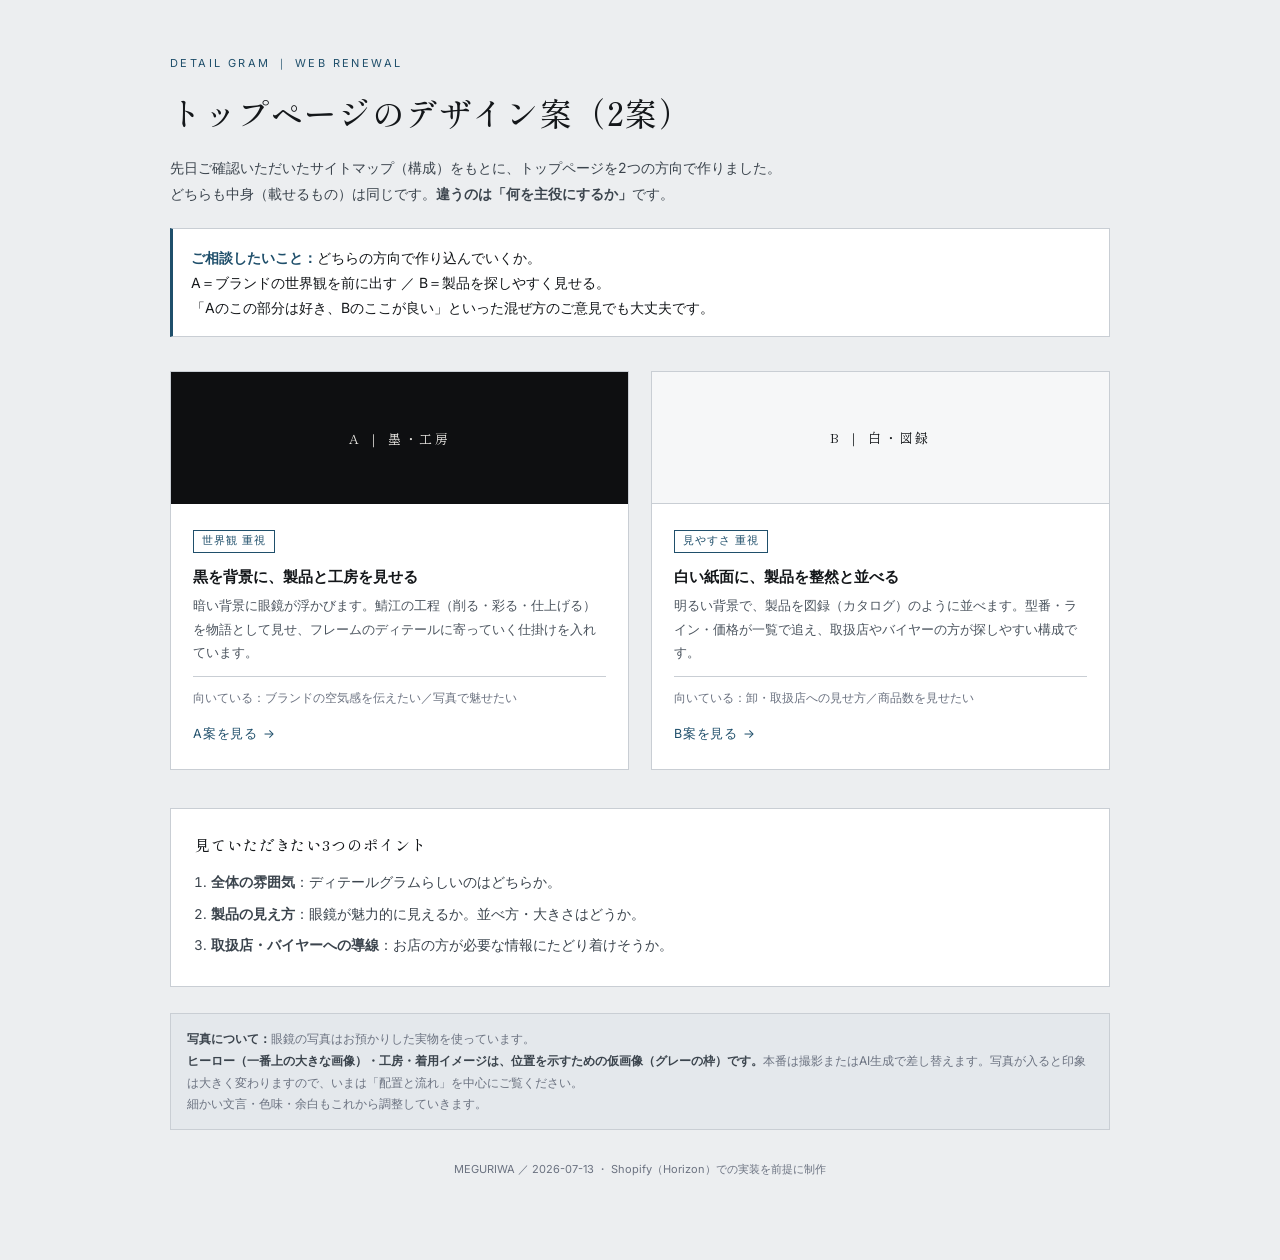
<file: index.html>
<!DOCTYPE html>
<html lang="ja">
<head>
<meta charset="utf-8">
<meta name="viewport" content="width=device-width,initial-scale=1">
<meta name="robots" content="noindex,nofollow">
<title>DETAIL GRAM ｜ トップページ デザイン案（2案）</title>
<link rel="preconnect" href="https://fonts.googleapis.com">
<link rel="preconnect" href="https://fonts.gstatic.com" crossorigin>
<link href="https://fonts.googleapis.com/css2?family=Shippori+Mincho:wght@500&family=Inter:wght@400;500;600&display=swap" rel="stylesheet">
<style>
  :root{ --paper:#eceef0; --ink:#14171a; --sub:#6b7280; --line:#c9ced4; --accent:#1f4f6b; }
  *{box-sizing:border-box}
  body{ margin:0; background:var(--paper); color:var(--ink);
    font-family:'Inter',system-ui,'Hiragino Kaku Gothic ProN','Yu Gothic',sans-serif; line-height:1.8 }
  .w{ width:min(940px,92vw); margin:0 auto; padding:54px 0 80px }
  .eyebrow{ font-size:11px; letter-spacing:.22em; color:var(--accent); margin-bottom:10px }
  h1{ font-family:'Shippori Mincho',serif; font-weight:500; font-size:clamp(1.35rem,1rem+1.1vw,1.9rem);
    margin:0 0 14px; letter-spacing:.05em }
  .intro{ font-size:14px; color:#3b444d; margin:0 0 8px }
  .ask{ font-size:14px; background:#fff; border:1px solid var(--line); border-left:3px solid var(--accent);
    padding:16px 18px; margin:22px 0 34px }
  .ask b{ color:var(--accent) }

  .cards{ display:grid; grid-template-columns:1fr 1fr; gap:22px }
  a.card{ display:flex; flex-direction:column; background:#fff; border:1px solid var(--line);
    text-decoration:none; color:inherit; transition:transform .25s, box-shadow .25s; overflow:hidden }
  a.card:hover{ transform:translateY(-3px); box-shadow:0 12px 28px rgba(20,30,50,.13) }
  .thumb{ height:132px; display:flex; align-items:center; justify-content:center;
    font-family:'Shippori Mincho',serif; letter-spacing:.2em; font-size:13px }
  .thumb.a{ background:#0e0f11; color:#e8e6e2 }
  .thumb.b{ background:#f6f7f8; color:#14171a; border-bottom:1px solid var(--line) }
  .cbody{ padding:20px 22px 24px }
  .cbody b{ display:block; font-size:15px; margin-bottom:4px }
  .cbody .tag{ display:inline-block; font-size:10.5px; letter-spacing:.1em; color:var(--accent);
    border:1px solid var(--accent); padding:1px 8px; margin-bottom:10px }
  .cbody p{ font-size:13px; color:#4b545e; margin:0 0 12px }
  .cbody .fit{ font-size:12px; color:var(--sub); border-top:1px solid var(--line); padding-top:10px; margin:0 }
  .cbody .open{ margin-top:14px; font-size:12.5px; color:var(--accent); letter-spacing:.06em }

  .look{ margin-top:38px; background:#fff; border:1px solid var(--line); padding:22px 24px }
  .look h2{ font-family:'Shippori Mincho',serif; font-weight:500; font-size:15px; margin:0 0 12px; letter-spacing:.06em }
  .look ol{ margin:0; padding-left:1.2em; font-size:13.5px; color:#3b444d }
  .look li{ margin:7px 0 }
  .note{ margin-top:26px; font-size:12px; color:var(--sub); background:#e4e8ec; border:1px solid var(--line); padding:14px 16px }
  .note b{ color:#3b444d }
  .foot{ margin-top:30px; font-size:11px; color:var(--sub); text-align:center }
  @media(max-width:760px){ .cards{ grid-template-columns:1fr } }
</style>
</head>
<body>
<div class="w">
  <div class="eyebrow">DETAIL GRAM ｜ WEB RENEWAL</div>
  <h1>トップページのデザイン案（2案）</h1>
  <p class="intro">先日ご確認いただいたサイトマップ（構成）をもとに、トップページを2つの方向で作りました。<br>どちらも中身（載せるもの）は同じです。<b>違うのは「何を主役にするか」</b>です。</p>

  <div class="ask">
    <b>ご相談したいこと：</b>どちらの方向で作り込んでいくか。<br>
    A＝ブランドの世界観を前に出す ／ B＝製品を探しやすく見せる。<br>
    「Aのこの部分は好き、Bのここが良い」といった混ぜ方のご意見でも大丈夫です。
  </div>

  <div class="cards">
    <a class="card" href="a.html">
      <div class="thumb a">A ｜ 墨・工房</div>
      <div class="cbody">
        <span class="tag">世界観 重視</span>
        <b>黒を背景に、製品と工房を見せる</b>
        <p>暗い背景に眼鏡が浮かびます。鯖江の工程（削る・彩る・仕上げる）を物語として見せ、フレームのディテールに寄っていく仕掛けを入れています。</p>
        <p class="fit">向いている：ブランドの空気感を伝えたい／写真で魅せたい</p>
        <div class="open">A案を見る →</div>
      </div>
    </a>
    <a class="card" href="b.html">
      <div class="thumb b">B ｜ 白・図録</div>
      <div class="cbody">
        <span class="tag">見やすさ 重視</span>
        <b>白い紙面に、製品を整然と並べる</b>
        <p>明るい背景で、製品を図録（カタログ）のように並べます。型番・ライン・価格が一覧で追え、取扱店やバイヤーの方が探しやすい構成です。</p>
        <p class="fit">向いている：卸・取扱店への見せ方／商品数を見せたい</p>
        <div class="open">B案を見る →</div>
      </div>
    </a>
  </div>

  <div class="look">
    <h2>見ていただきたい3つのポイント</h2>
    <ol>
      <li><b>全体の雰囲気</b>：ディテールグラムらしいのはどちらか。</li>
      <li><b>製品の見え方</b>：眼鏡が魅力的に見えるか。並べ方・大きさはどうか。</li>
      <li><b>取扱店・バイヤーへの導線</b>：お店の方が必要な情報にたどり着けそうか。</li>
    </ol>
  </div>

  <div class="note">
    <b>写真について：</b>眼鏡の写真はお預かりした実物を使っています。<br>
    <b>ヒーロー（一番上の大きな画像）・工房・着用イメージは、位置を示すための仮画像（グレーの枠）です。</b>本番は撮影またはAI生成で差し替えます。写真が入ると印象は大きく変わりますので、いまは「配置と流れ」を中心にご覧ください。<br>
    細かい文言・色味・余白もこれから調整していきます。
  </div>

  <div class="foot">MEGURIWA ／ 2026-07-13 ・ Shopify（Horizon）での実装を前提に制作</div>
</div>
</body>
</html>
</file>
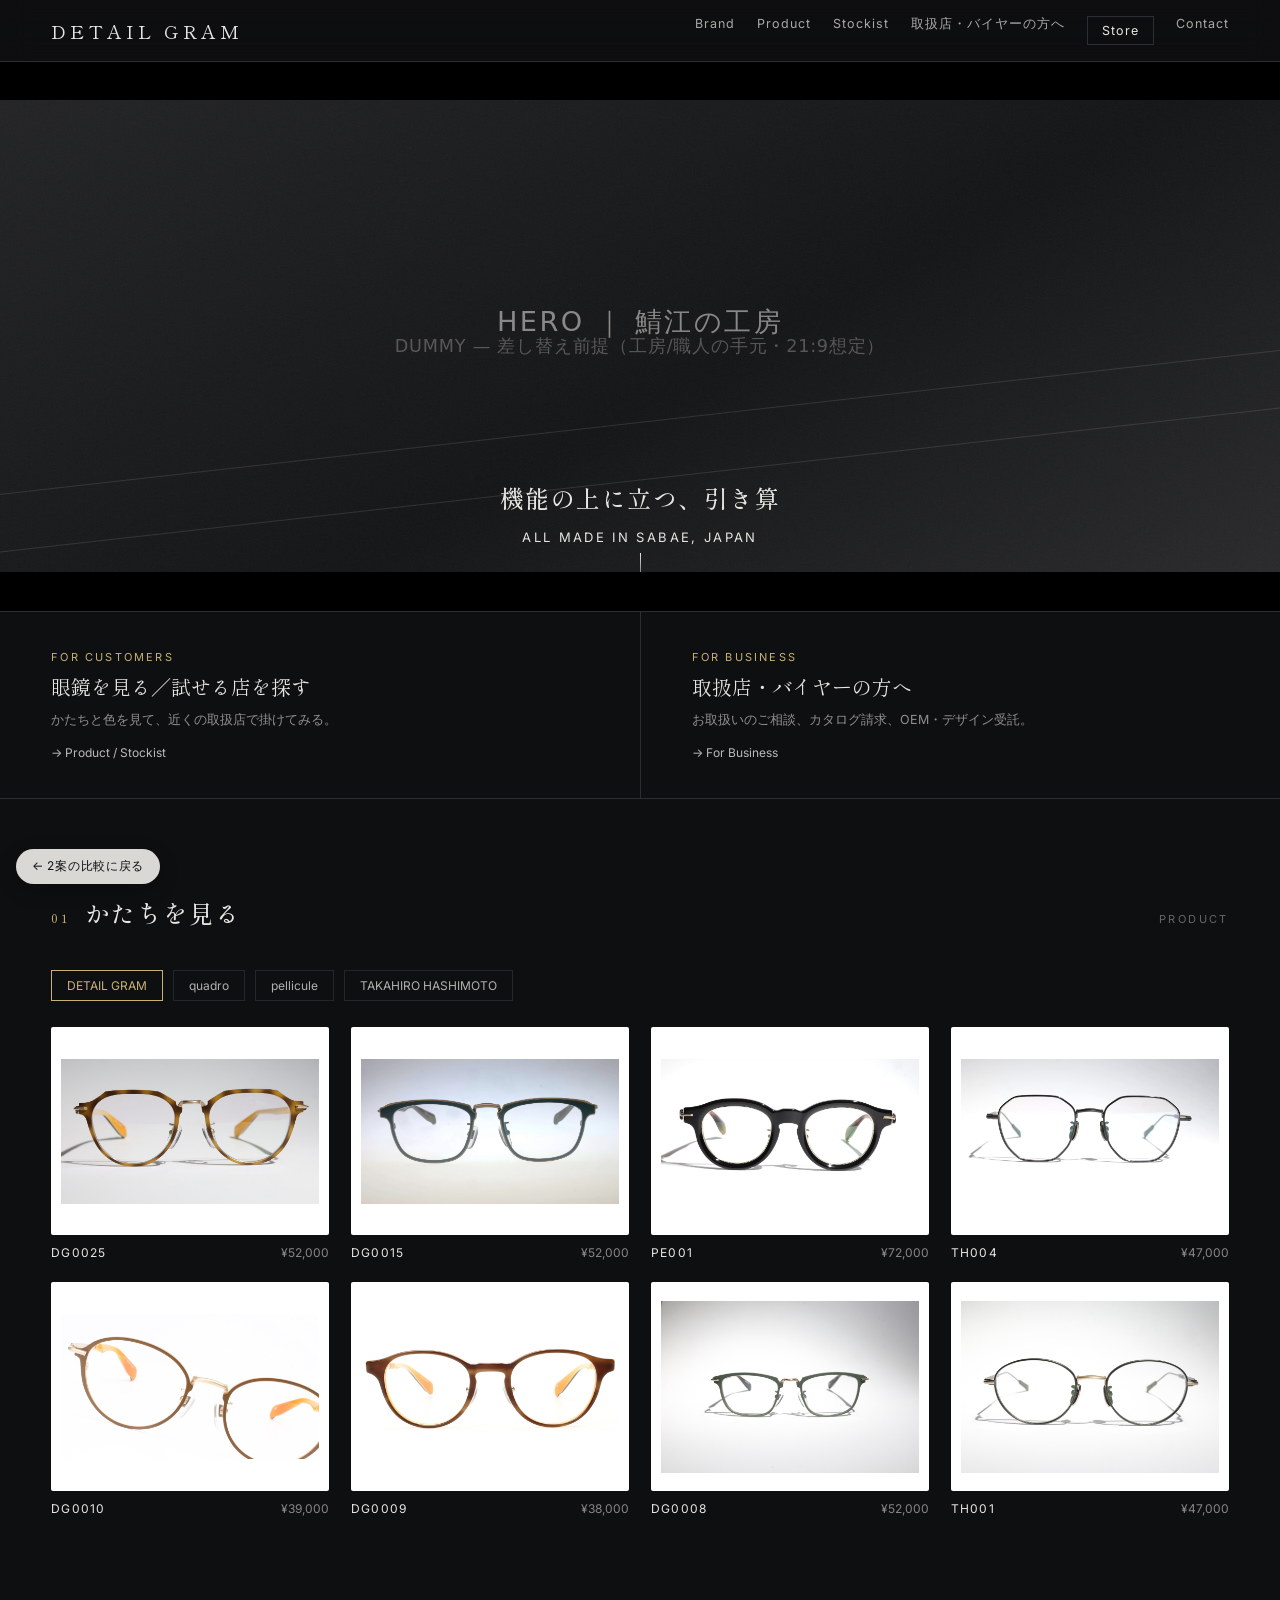
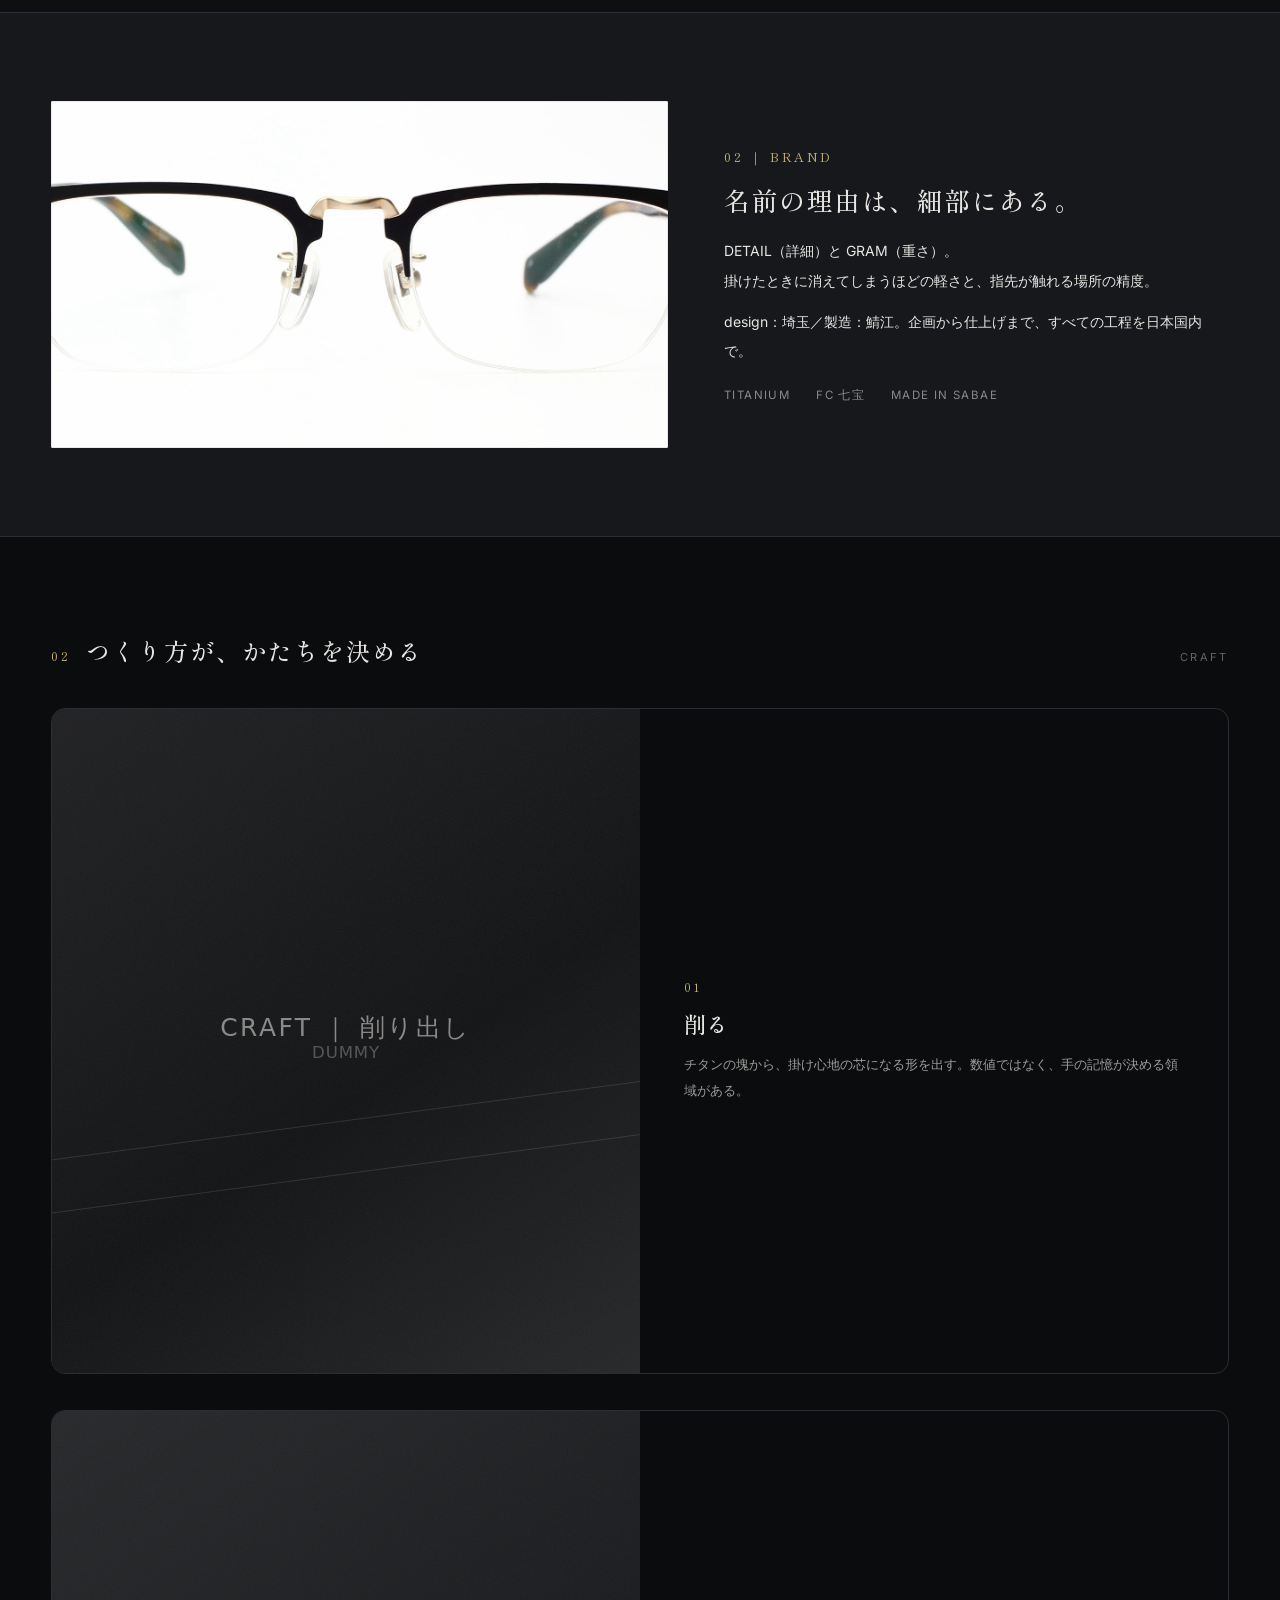
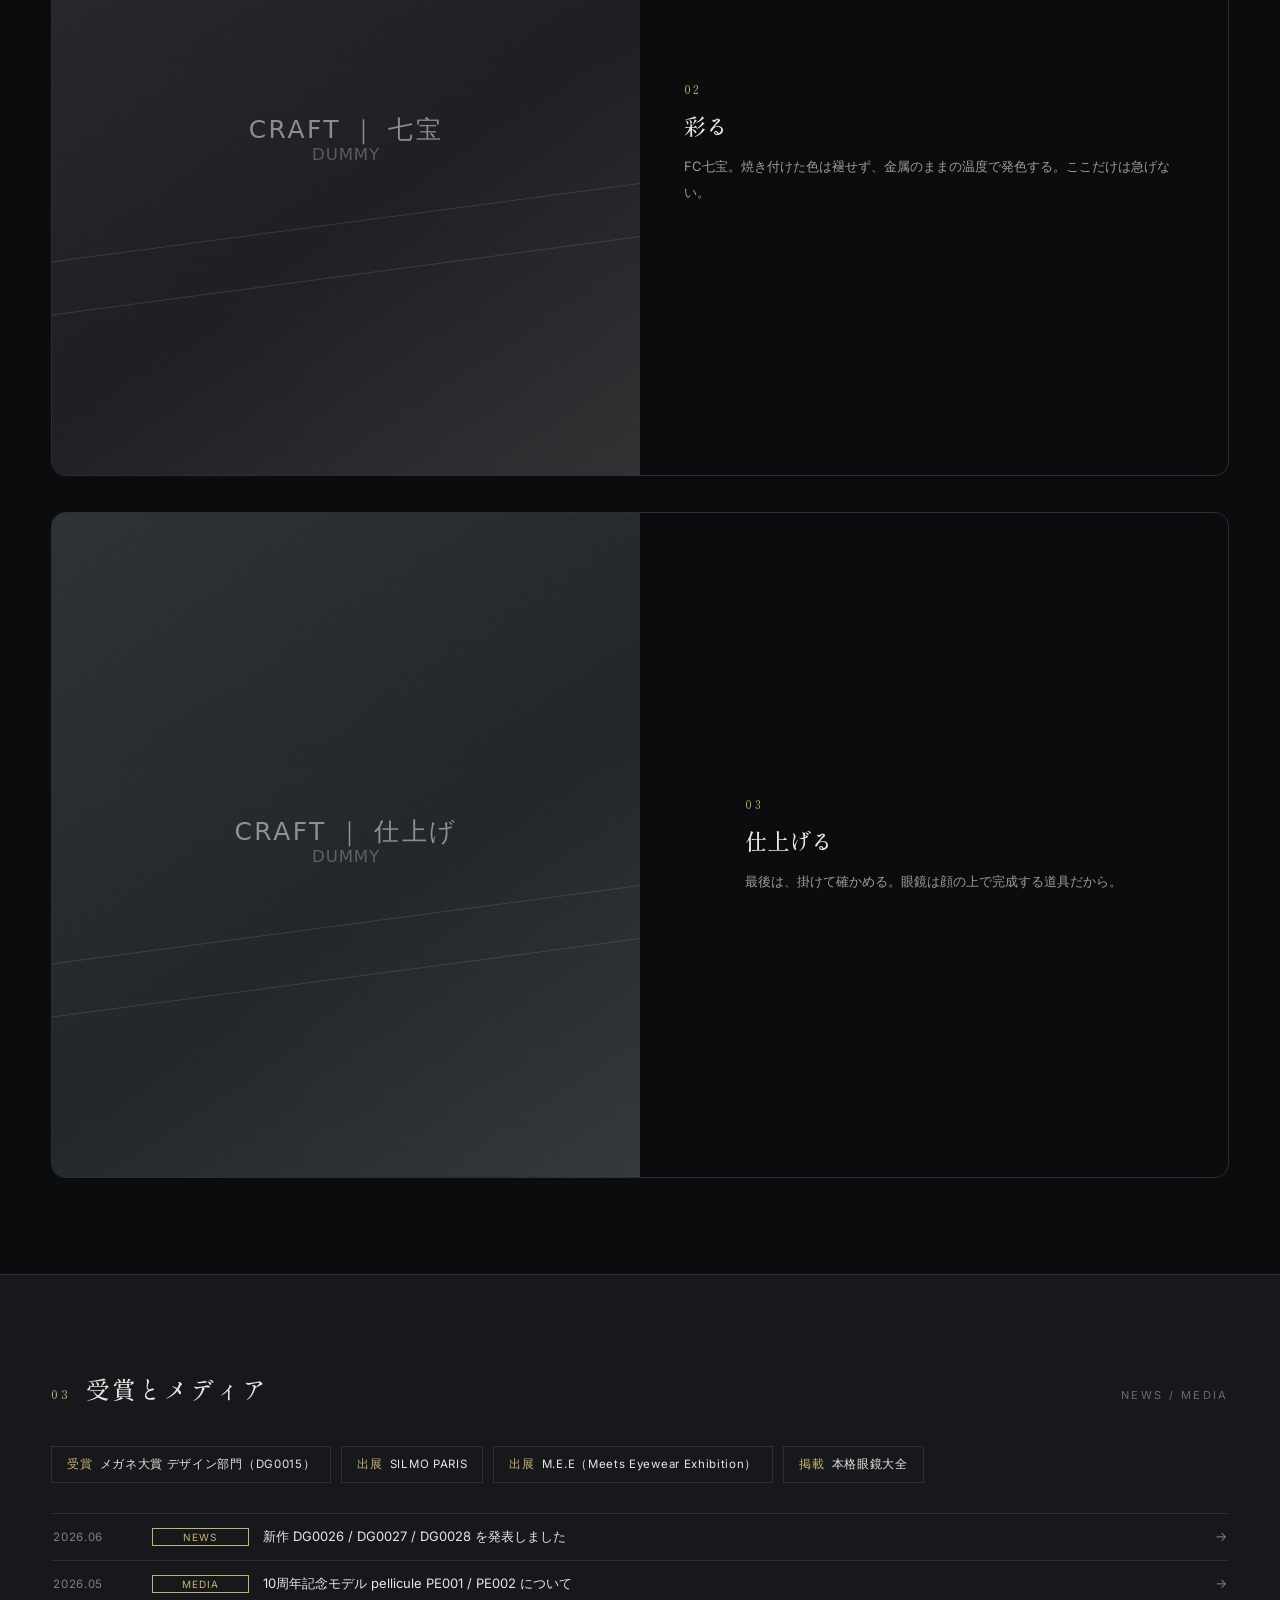
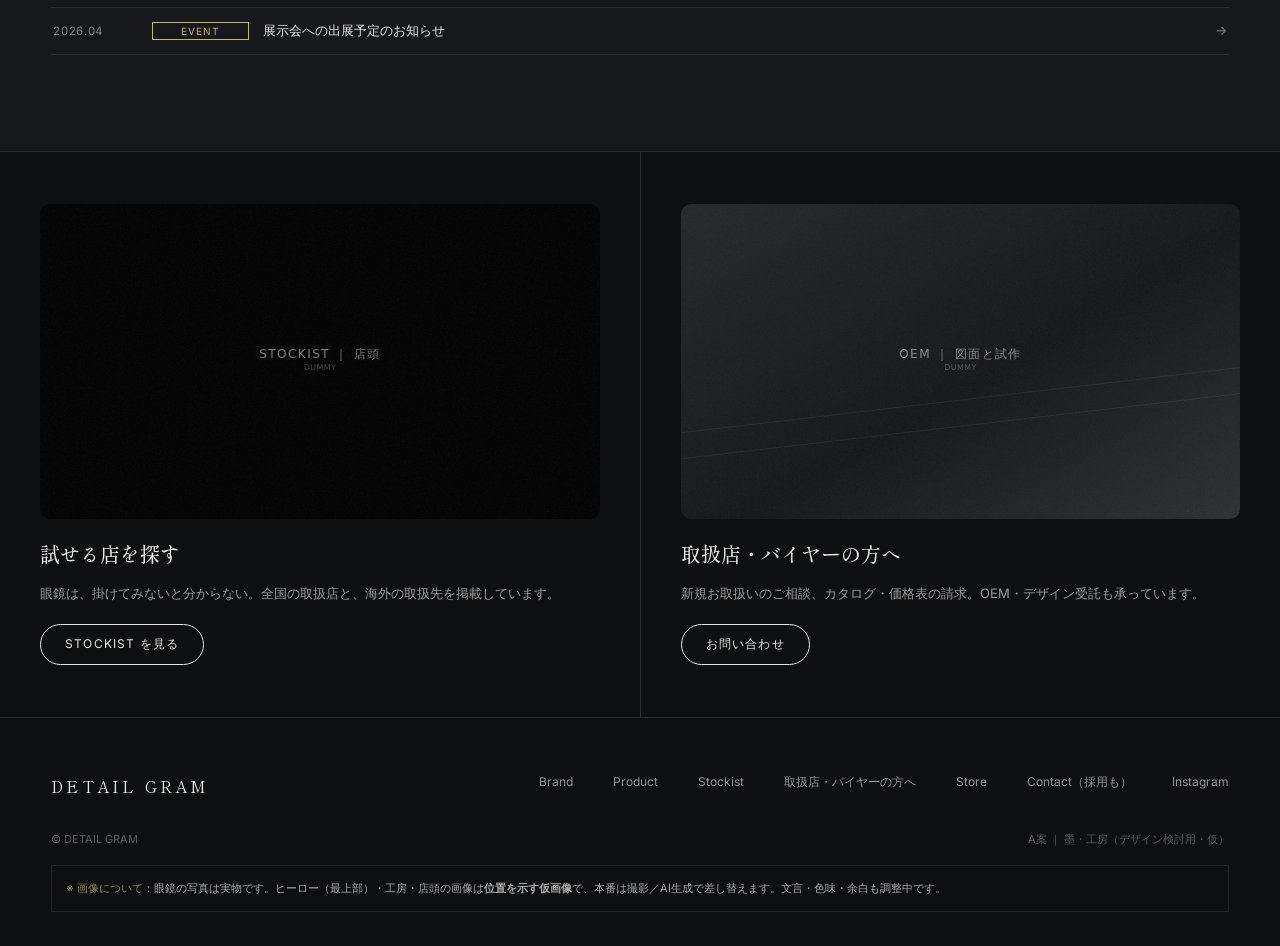
<file: a.html>
<!DOCTYPE html>
<html lang="ja">
<head>
<meta charset="utf-8">
<meta name="viewport" content="width=device-width, initial-scale=1">
<meta name="robots" content="noindex,nofollow">
<title>DETAIL GRAM ｜ モックA（墨・工房のシネマ）</title>
<link rel="preconnect" href="https://fonts.googleapis.com">
<link rel="preconnect" href="https://fonts.gstatic.com" crossorigin>
<link href="https://fonts.googleapis.com/css2?family=Shippori+Mincho:wght@500;600&family=Inter:wght@300;400;500;700&display=swap" rel="stylesheet">
<link rel="stylesheet" href="assets/br-kit.css">
<link rel="stylesheet" href="assets/dg-base.css">
<style>
  /* ===== A案：墨地 × 工房のシネマ ==========================
     地色＝墨/オフブラック（生成り禁止ルール準拠）
     固有の仕掛け＝"DETAIL"＝ディテールへ寄る（拡大鏡セクション）
     ======================================================= */
  :root{
    --ink:#0e0f11; --ink-2:#16181c; --paper:#e8e6e2; --paper-dim:#a8a9ad;
    --line:#2b2f35; --accent:#c8b273; /* 真鍮 */
    --sans:'Inter',system-ui,'Hiragino Kaku Gothic ProN','Yu Gothic',sans-serif;
    --serif:'Shippori Mincho','Hiragino Mincho ProN',serif;
  }
  body{ background:var(--ink); color:var(--paper); font-family:var(--sans); }

  /* --- ヘッダー（Horizonのheader-groupは触らない前提。見た目確認用） --- */
  .dg-header{ position:sticky; top:0; z-index:50; display:flex; align-items:center; gap:28px;
    padding:16px 4vw; border-bottom:1px solid var(--line); background:rgba(14,15,17,.72); backdrop-filter:blur(14px); }
  .dg-logo{ font-family:var(--serif); font-size:19px; letter-spacing:.22em; }
  .dg-nav{ display:flex; gap:22px; margin-left:auto; font-size:12.5px; letter-spacing:.08em; }
  .dg-nav a{ opacity:.72 } .dg-nav a:hover{ opacity:1 }
  .dg-nav .is-store{ opacity:1; border:1px solid var(--line); padding:6px 14px; }

  /* --- HERO：写真1枚を映画のカットに（br-cinema） --- */
  .hero{ position:relative; }
  .hero .br-cinema{ background:#000 }
  .hero-copy{ position:absolute; inset:auto 0 12% 0; text-align:center; }
  .hero-copy h1{ font-family:var(--serif); font-weight:500; margin:0 0 14px;
    font-size:clamp(1.6rem,.9rem+2.4vw,3.1rem); letter-spacing:.06em; }
  .hero-copy p{ margin:0; font-size:13px; letter-spacing:.18em; opacity:.66 }
  .hero-scroll{ position:absolute; left:50%; bottom:18px; width:1px; height:40px; background:linear-gradient(var(--paper),transparent) }

  /* --- 2導線 --- */
  .gates{ display:grid; grid-template-columns:1fr 1fr; gap:1px; background:var(--line); border-block:1px solid var(--line) }
  .gate{ background:var(--ink); padding:38px 4vw; display:flex; flex-direction:column; gap:8px; transition:background .3s }
  .gate:hover{ background:var(--ink-2) }
  .gate .k{ font-size:11px; letter-spacing:.2em; color:var(--accent) }
  .gate .t{ font-family:var(--serif); font-size:1.25rem }
  .gate .d{ font-size:12.5px; opacity:.6; line-height:1.8 }
  .gate .go{ margin-top:6px; font-size:12px; opacity:.8 }

  /* --- セクション共通 --- */
  .sec{ padding:96px 0 }
  .sec-head{ display:flex; align-items:baseline; gap:16px; margin-bottom:40px }
  .sec-head .no{ font-family:var(--serif); color:var(--accent); font-size:13px; letter-spacing:.2em }
  .sec-head h2{ font-family:var(--serif); font-weight:500; font-size:clamp(1.3rem,.9rem+1.1vw,2rem); letter-spacing:.08em; margin:0 }
  .sec-head .en{ margin-left:auto; font-size:11px; letter-spacing:.22em; opacity:.4 }

  /* --- PRODUCT --- */
  .lines{ display:flex; gap:10px; flex-wrap:wrap; margin-bottom:26px; font-size:12px }
  .lines span{ border:1px solid var(--line); padding:7px 15px; opacity:.75 }
  .lines span:first-child{ border-color:var(--accent); color:var(--accent); opacity:1 }
  .grid{ display:grid; grid-template-columns:repeat(4,1fr); gap:22px }
  .item figure{ margin:0; background:#fff; overflow:hidden }
  .item img{ width:100%; aspect-ratio:4/3; object-fit:contain; padding:10px; mix-blend-mode:multiply }
  .item .m{ display:flex; justify-content:space-between; margin-top:10px; font-size:12px }
  .item .m .c{ letter-spacing:.1em } .item .m .p{ opacity:.55 }

  /* --- 固有の仕掛け：DETAILへ寄る（拡大鏡） --- */
  .detail{ background:var(--ink-2); border-block:1px solid var(--line) }
  .detail-in{ display:grid; grid-template-columns:1.1fr .9fr; gap:56px; align-items:center; padding:88px 0 }
  .lens{ position:relative; overflow:hidden; background:#fff }
  .lens img{ width:100%; transform:scale(1); transition:transform 1.6s cubic-bezier(.2,.7,.2,1) }
  .lens.is-in img{ transform:scale(1.45) }
  .lens::after{ content:""; position:absolute; inset:0; box-shadow:inset 0 0 0 1px rgba(0,0,0,.08) }
  .detail h3{ font-family:var(--serif); font-weight:500; font-size:1.6rem; margin:0 0 18px; letter-spacing:.06em }
  .detail p{ line-height:2.1; font-size:14px; opacity:.72; margin:0 0 12px }
  .detail .spec{ margin-top:22px; display:flex; gap:26px; font-size:11.5px; letter-spacing:.12em; opacity:.55 }

  /* --- CRAFT：積み重なる章（br-sticky-story） --- */
  .craft{ background:#0b0c0e }
  .panel{ display:grid; grid-template-columns:1fr 1fr; gap:0; border:1px solid var(--line); overflow:hidden; background:#0b0c0e }
  .panel img{ width:100%; height:100%; object-fit:cover; min-height:340px }
  .panel .tx{ padding:44px; display:flex; flex-direction:column; justify-content:center; gap:12px }
  .panel .n{ font-family:var(--serif); color:var(--accent); font-size:12px; letter-spacing:.2em }
  .panel h3{ font-family:var(--serif); font-weight:500; font-size:1.4rem; margin:0 }
  .panel p{ font-size:13px; line-height:2; opacity:.66; margin:0 }

  /* --- NEWS / MEDIA（受賞・掲載＝B2Bの信頼づけ） --- */
  .media{ background:var(--ink-2); border-block:1px solid var(--line) }
  .awards{ display:flex; flex-wrap:wrap; gap:10px; margin-bottom:30px }
  .awards span{ border:1px solid var(--line); padding:10px 15px; font-size:11.5px; letter-spacing:.06em; opacity:.8 }
  .awards span b{ color:var(--accent); font-weight:500; margin-right:7px }
  .news .nrow{ display:grid; grid-template-columns:6.5em 7.5em 1fr 1.4em; gap:14px; align-items:baseline;
    padding:14px 2px; border-bottom:1px solid var(--line); font-size:13px; transition:padding-left .25s }
  .news .nrow:first-child{ border-top:1px solid var(--line) }
  .news .nrow:hover{ padding-left:9px; background:rgba(255,255,255,.02) }
  .news .d{ font-size:11.5px; opacity:.5; letter-spacing:.06em }
  .news .c{ font-size:10px; letter-spacing:.1em; color:var(--accent); border:1px solid var(--accent); padding:2px 0; text-align:center }
  .news .arw{ opacity:.5; text-align:right }
  .news .nrow:hover .arw{ opacity:1 }

  /* --- STOCKIST / BUSINESS --- */
  .two{ display:grid; grid-template-columns:1fr 1fr; gap:1px; background:var(--line) }
  .two > div{ background:var(--ink); padding:52px 40px }
  .two img{ width:100%; aspect-ratio:16/9; object-fit:cover; margin-bottom:20px; filter:grayscale(.3) }
  .two h3{ font-family:var(--serif); font-weight:500; font-size:1.25rem; margin:0 0 12px }
  .two p{ font-size:13px; line-height:2; opacity:.65; margin:0 0 18px }
  .btn{ display:inline-block; border:1px solid var(--paper); padding:11px 24px; font-size:12px; letter-spacing:.1em }
  .btn:hover{ background:var(--paper); color:var(--ink) }

  /* --- FOOTER --- */
  .dg-footer{ border-top:1px solid var(--line); padding:56px 4vw 34px; font-size:12px }
  .f-top{ display:flex; gap:40px; flex-wrap:wrap; margin-bottom:34px }
  .f-top .b{ font-family:var(--serif); font-size:16px; letter-spacing:.2em; margin-right:auto }
  .f-top a{ opacity:.62 } .f-top a:hover{ opacity:1 }
  .f-bot{ display:flex; justify-content:space-between; opacity:.35; font-size:11px }

  @media(max-width:900px){
    .grid{ grid-template-columns:repeat(2,1fr) }
    .gates,.detail-in,.panel,.two{ grid-template-columns:1fr }
    .dg-nav{ display:none }
  }
</style>
</head>
<body>
<div class="br-grain" aria-hidden="true"></div>

<!-- ===== header（Horizon: header-group は触らない／確認用） ===== -->
<header class="dg-header">
  <span class="dg-logo">DETAIL GRAM</span>
  <nav class="dg-nav">
    <a href="#">Brand</a><a href="#">Product</a><a href="#">Stockist</a>
    <a href="#">取扱店・バイヤーの方へ</a><a href="#" class="is-store">Store</a><a href="#">Contact</a>
  </nav>
</header>

<!-- ===== SECTION: hero  → detailgram-home-hero.liquid ===== -->
<section class="dg-section hero">
  <div class="br-cinema">
    <img src="assets/dummy/hero-a.svg" alt="鯖江の工房（ダミー）">
  </div>
  <div class="hero-copy">
    <h1 data-br="chars">機能の上に立つ、引き算</h1>
    <p data-br="reveal" data-br-delay=".5s">ALL MADE IN SABAE, JAPAN</p>
  </div>
  <span class="hero-scroll"></span>
</section>

<!-- ===== SECTION: gates（2導線） → detailgram-home-gates.liquid ===== -->
<section class="dg-section gates" data-br="stagger">
  <a class="gate" href="#">
    <span class="k">FOR CUSTOMERS</span>
    <span class="t">眼鏡を見る／試せる店を探す</span>
    <span class="d">かたちと色を見て、近くの取扱店で掛けてみる。</span>
    <span class="go">→ Product / Stockist</span>
  </a>
  <a class="gate" href="#">
    <span class="k">FOR BUSINESS</span>
    <span class="t">取扱店・バイヤーの方へ</span>
    <span class="d">お取扱いのご相談、カタログ請求、OEM・デザイン受託。</span>
    <span class="go">→ For Business</span>
  </a>
</section>

<!-- ===== SECTION: product → detailgram-home-product.liquid ===== -->
<section class="dg-section sec">
  <div class="dg-wrap">
    <div class="sec-head" data-br="reveal">
      <span class="no">01</span><h2>かたちを見る</h2><span class="en">PRODUCT</span>
    </div>
    <div class="lines" data-br="reveal">
      <span>DETAIL GRAM</span><span>quadro</span><span>pellicule</span><span>TAKAHIRO HASHIMOTO</span>
    </div>
    <div class="grid" data-br="stagger">
      <a class="item br-lift" href="#"><figure class="r-frame"><img src="assets/products/DG0025.jpg" alt="DG0025"></figure><div class="m"><span class="c">DG0025</span><span class="p">¥52,000</span></div></a>
      <a class="item br-lift" href="#"><figure class="r-frame"><img src="assets/products/DG0015.jpg" alt="DG0015"></figure><div class="m"><span class="c">DG0015</span><span class="p">¥52,000</span></div></a>
      <a class="item br-lift" href="#"><figure class="r-frame"><img src="assets/products/PE001.jpg" alt="PE001"></figure><div class="m"><span class="c">PE001</span><span class="p">¥72,000</span></div></a>
      <a class="item br-lift" href="#"><figure class="r-frame"><img src="assets/products/TH004.jpg" alt="TH004"></figure><div class="m"><span class="c">TH004</span><span class="p">¥47,000</span></div></a>
      <a class="item br-lift" href="#"><figure class="r-frame"><img src="assets/products/DG0010.jpg" alt="DG0010"></figure><div class="m"><span class="c">DG0010</span><span class="p">¥39,000</span></div></a>
      <a class="item br-lift" href="#"><figure class="r-frame"><img src="assets/products/DG0009.jpg" alt="DG0009"></figure><div class="m"><span class="c">DG0009</span><span class="p">¥38,000</span></div></a>
      <a class="item br-lift" href="#"><figure class="r-frame"><img src="assets/products/DG0008.jpg" alt="DG0008"></figure><div class="m"><span class="c">DG0008</span><span class="p">¥52,000</span></div></a>
      <a class="item br-lift" href="#"><figure class="r-frame"><img src="assets/products/TH001.jpg" alt="TH001"></figure><div class="m"><span class="c">TH001</span><span class="p">¥47,000</span></div></a>
    </div>
  </div>
</section>

<!-- ===== SECTION: brand（＝Brand/About。このブランドだけの仕掛け＝ディテールへ寄る） ===== -->
<!--        → detailgram-home-brand.liquid -->
<section class="dg-section detail">
  <div class="dg-wrap detail-in">
    <div class="lens r-frame" data-br="reveal">
      <img src="assets/products/DG0001.jpg" alt="ディテール（拡大）">
    </div>
    <div>
      <span class="no" style="font-family:var(--serif);color:var(--accent);font-size:13px;letter-spacing:.2em">02 ｜ BRAND</span>
      <h3 data-br="reveal" style="margin-top:14px">名前の理由は、細部にある。</h3>
      <p data-br="reveal" data-br-delay=".1s">DETAIL（詳細）と GRAM（重さ）。<br>掛けたときに消えてしまうほどの軽さと、指先が触れる場所の精度。</p>
      <p data-br="reveal" data-br-delay=".2s">design：埼玉／製造：鯖江。企画から仕上げまで、すべての工程を日本国内で。</p>
      <div class="spec" data-br="reveal" data-br-delay=".3s"><span>TITANIUM</span><span>FC 七宝</span><span>MADE IN SABAE</span></div>
    </div>
  </div>
</section>

<!-- ===== SECTION: craft（工程の章立て・積層） → detailgram-home-craft.liquid ===== -->
<section class="dg-section sec craft">
  <div class="dg-wrap">
    <div class="sec-head" data-br="reveal">
      <span class="no">02</span><h2>つくり方が、かたちを決める</h2><span class="en">CRAFT</span>
    </div>
    <div class="br-sticky-story" style="--br-panel-h:74vh">
      <div class="br-panel panel r-card">
        <img src="assets/dummy/craft-1.svg" alt="削り出し（ダミー）">
        <div class="tx"><span class="n">01</span><h3>削る</h3><p>チタンの塊から、掛け心地の芯になる形を出す。数値ではなく、手の記憶が決める領域がある。</p></div>
      </div>
      <div class="br-panel panel r-card">
        <img src="assets/dummy/craft-2.svg" alt="七宝（ダミー）">
        <div class="tx"><span class="n">02</span><h3>彩る</h3><p>FC七宝。焼き付けた色は褪せず、金属のままの温度で発色する。ここだけは急げない。</p></div>
      </div>
      <div class="br-panel panel r-card">
        <img src="assets/dummy/craft-3.svg" alt="仕上げ（ダミー）">
        <div class="tx"><span class="n">03</span><h3>仕上げる</h3><p>最後は、掛けて確かめる。眼鏡は顔の上で完成する道具だから。</p></div>
      </div>
    </div>
  </div>
</section>

<!-- ===== SECTION: news / media（受賞・掲載＝信頼づけ） ===== -->
<!--        → detailgram-home-media.liquid -->
<section class="dg-section media">
  <div class="dg-wrap sec">
    <div class="sec-head" data-br="reveal">
      <span class="no">03</span><h2>受賞とメディア</h2><span class="en">NEWS / MEDIA</span>
    </div>
    <div class="awards" data-br="stagger" data-br-step="0.06">
      <span><b>受賞</b>メガネ大賞 デザイン部門（DG0015）</span>
      <span><b>出展</b>SILMO PARIS</span>
      <span><b>出展</b>M.E.E（Meets Eyewear Exhibition）</span>
      <span><b>掲載</b>本格眼鏡大全</span>
    </div>
    <div class="news" data-br="reveal">
      <a class="nrow" href="#"><span class="d">2026.06</span><span class="c">NEWS</span><span>新作 DG0026 / DG0027 / DG0028 を発表しました</span><span class="arw">→</span></a>
      <a class="nrow" href="#"><span class="d">2026.05</span><span class="c">MEDIA</span><span>10周年記念モデル pellicule PE001 / PE002 について</span><span class="arw">→</span></a>
      <a class="nrow" href="#"><span class="d">2026.04</span><span class="c">EVENT</span><span>展示会への出展予定のお知らせ</span><span class="arw">→</span></a>
    </div>
  </div>
</section>

<!-- ===== SECTION: stockist / business → 各liquid 1本ずつ ===== -->
<section class="dg-section two">
  <div data-br="reveal">
    <img class="r-card" src="assets/dummy/stockist.svg" alt="店頭（ダミー）">
    <h3>試せる店を探す</h3>
    <p>眼鏡は、掛けてみないと分からない。全国の取扱店と、海外の取扱先を掲載しています。</p>
    <a class="btn r-pill" href="#">STOCKIST を見る</a>
  </div>
  <div data-br="reveal" data-br-delay=".1s">
    <img class="r-card" src="assets/dummy/oem.svg" alt="OEM（ダミー）">
    <h3>取扱店・バイヤーの方へ</h3>
    <p>新規お取扱いのご相談、カタログ・価格表の請求。OEM・デザイン受託も承っています。</p>
    <a class="btn r-pill" href="#">お問い合わせ</a>
  </div>
</section>

<!-- ===== footer（Horizon: footer-group は触らない／確認用） ===== -->
<footer class="dg-footer">
  <div class="f-top">
    <span class="b">DETAIL GRAM</span>
    <a href="#">Brand</a><a href="#">Product</a><a href="#">Stockist</a>
    <a href="#">取扱店・バイヤーの方へ</a><a href="#">Store</a><a href="#">Contact（採用も）</a><a href="#">Instagram</a>
  </div>
  <div class="f-bot"><span>© DETAIL GRAM</span><span>A案 ｜ 墨・工房（デザイン検討用・仮）</span></div>
  <div style="margin-top:18px;padding:12px 14px;border:1px solid var(--line);font-size:11px;line-height:1.9;opacity:.72">
    <b style="color:var(--accent);font-weight:500">※ 画像について</b>：眼鏡の写真は実物です。ヒーロー（最上部）・工房・店頭の画像は<b>位置を示す仮画像</b>で、本番は撮影／AI生成で差し替えます。文言・色味・余白も調整中です。
  </div>
</footer>

<a href="index.html" style="position:fixed;left:16px;bottom:16px;z-index:99;background:rgba(232,230,226,.94);color:#0e0f11;border-radius:999px;padding:9px 16px;font-size:12px;letter-spacing:.06em;box-shadow:0 6px 18px rgba(0,0,0,.28)">← 2案の比較に戻る</a>

<script src="assets/br-kit.js"></script>
<script>
  /* 固有の仕掛け：ディテール拡大鏡（視界に入ると寄る） */
  var lens = document.querySelector('.lens');
  if (lens && !matchMedia('(prefers-reduced-motion: reduce)').matches) {
    new IntersectionObserver(function(es){
      es.forEach(function(e){ if(e.isIntersecting){ e.target.classList.add('is-in'); } });
    }, {threshold:.35}).observe(lens);
  }
</script>
</body>
</html>
</file>
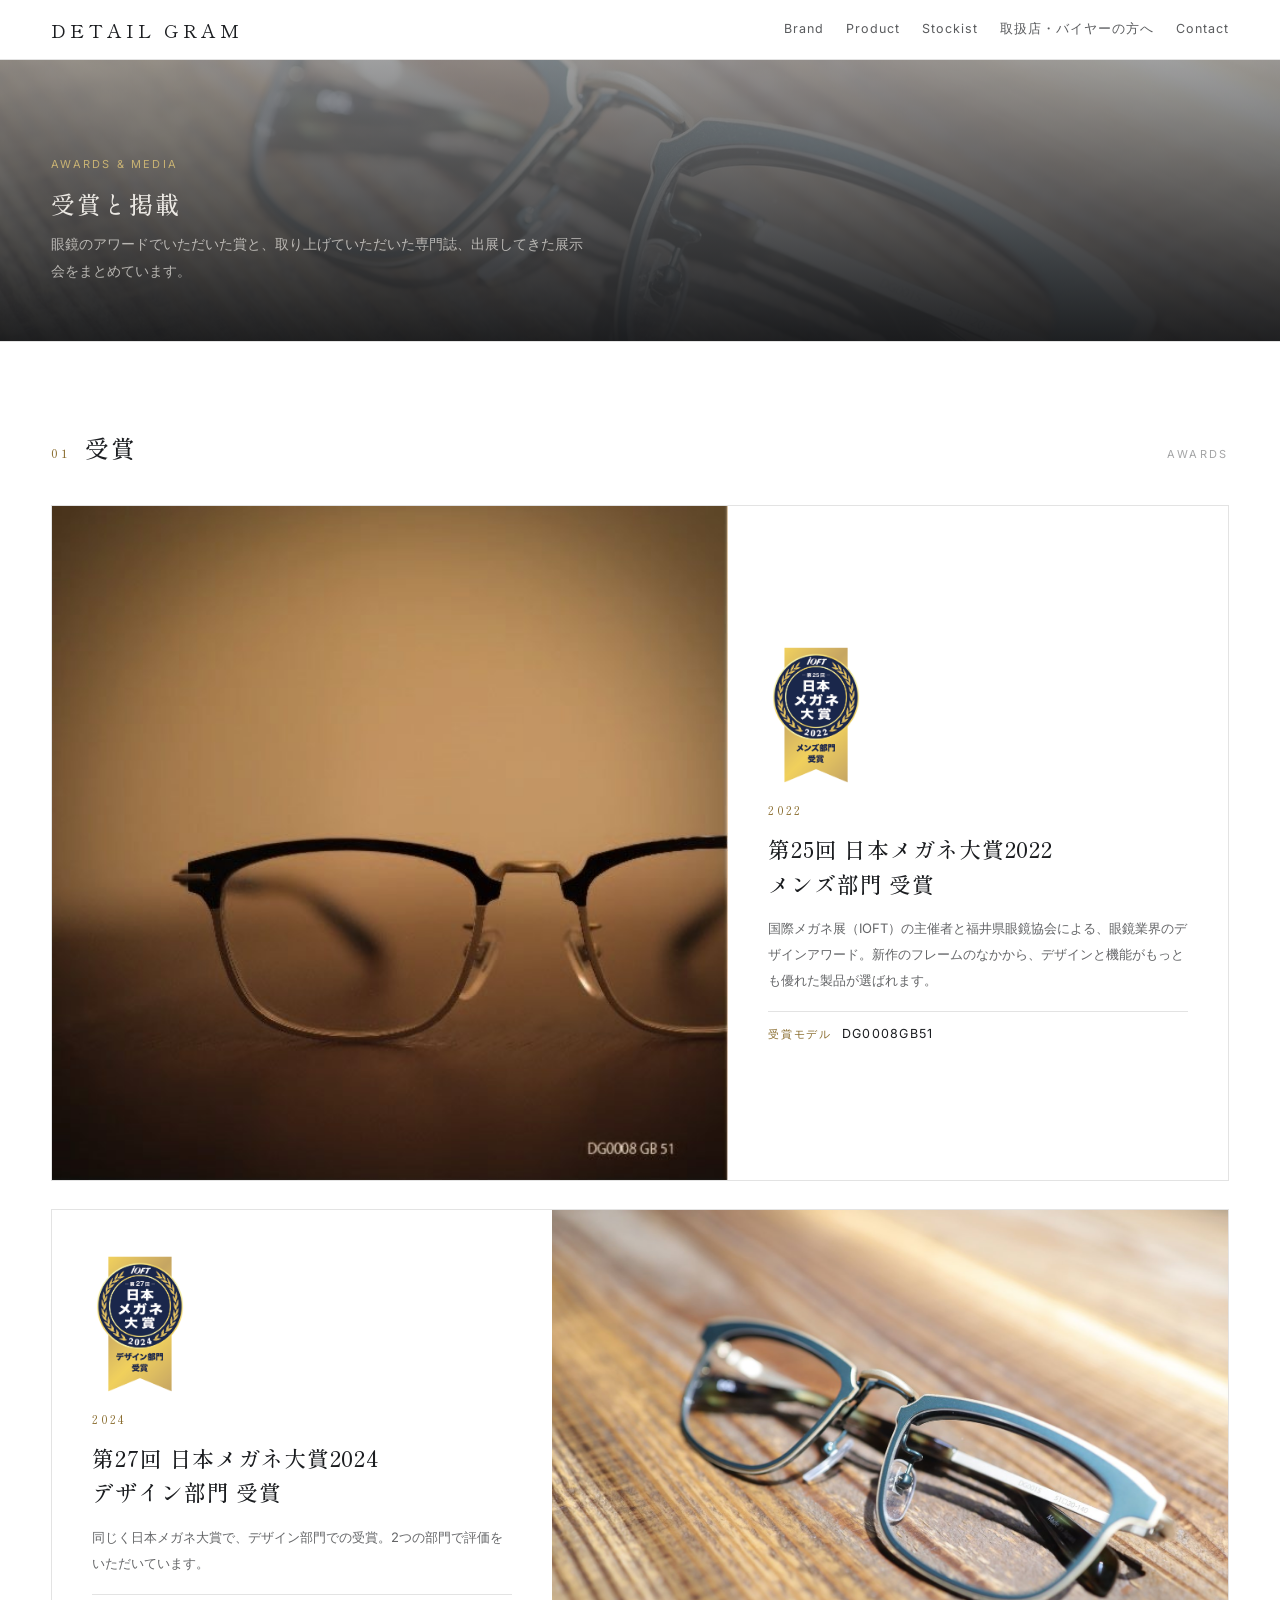
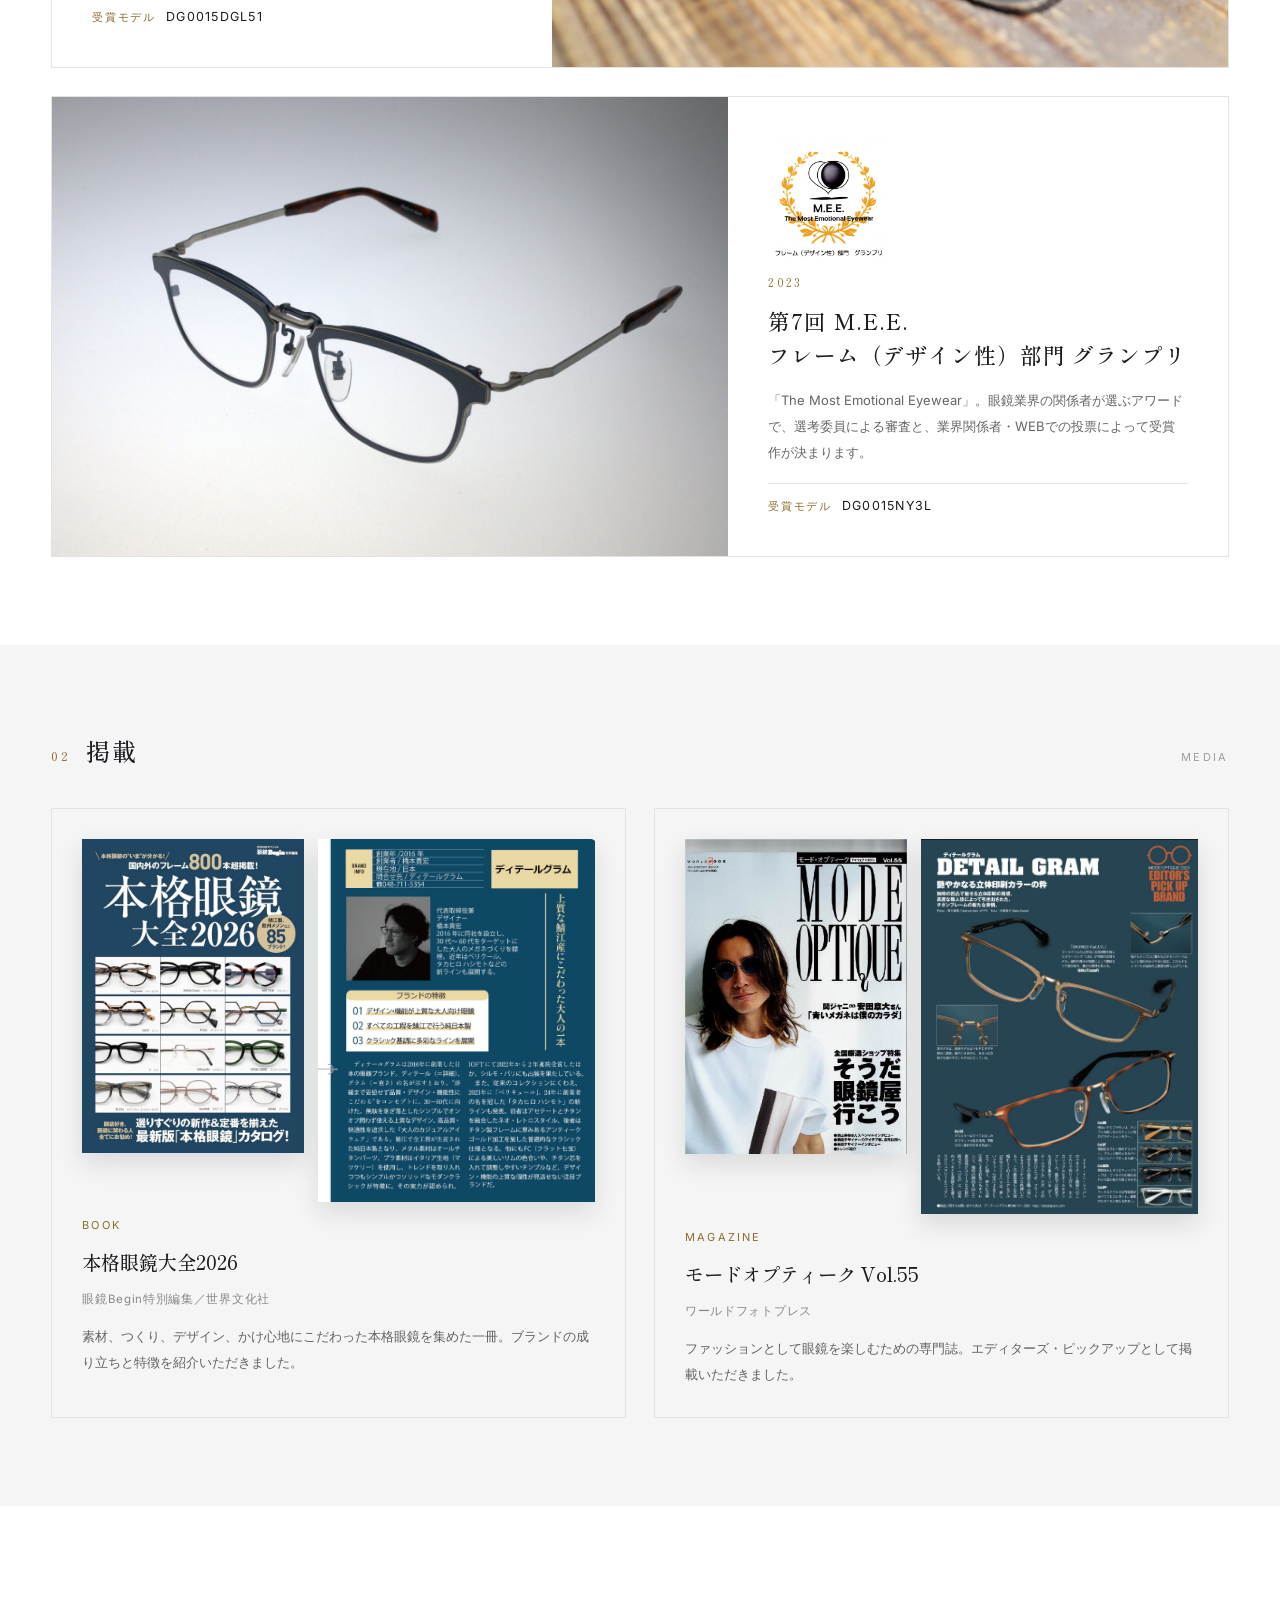
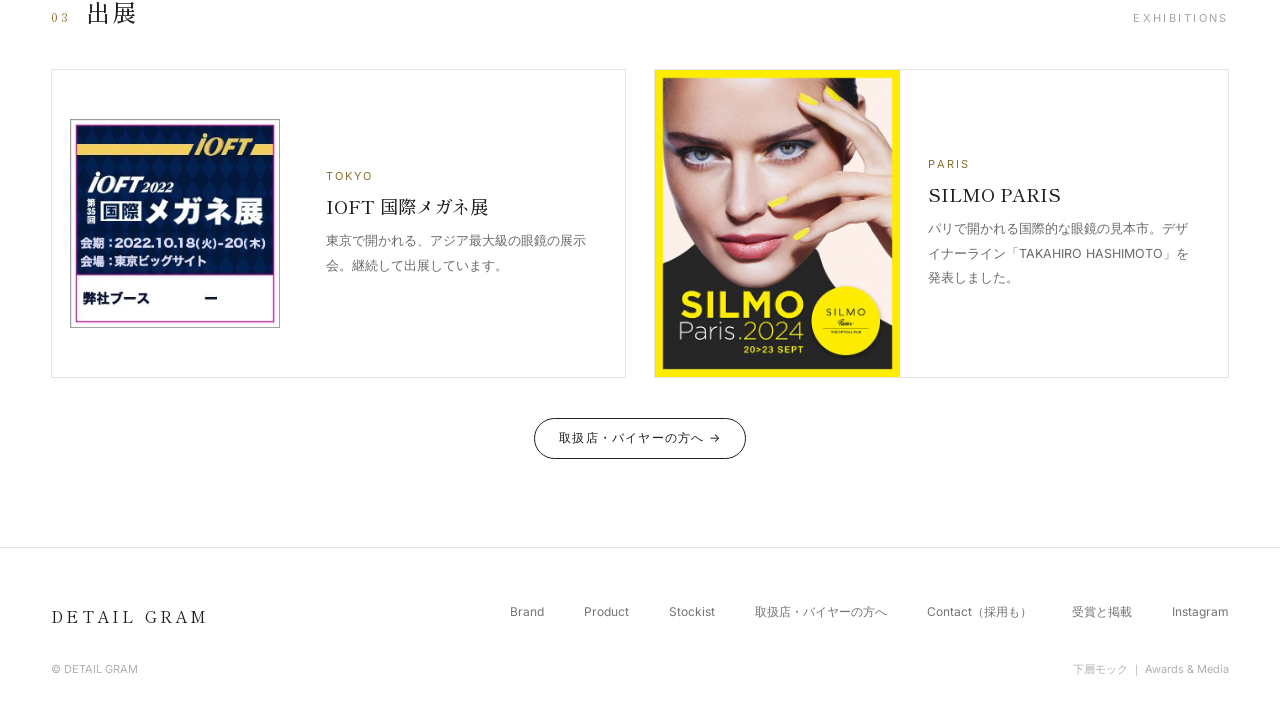
<file: awards.html>
<!DOCTYPE html>
<html lang="ja">
<head>
<meta charset="utf-8">
<meta name="viewport" content="width=device-width, initial-scale=1">
<meta name="robots" content="noindex,nofollow">
<title>受賞と掲載 ｜ DETAIL GRAM（下層モック）</title>
<link rel="preconnect" href="https://fonts.googleapis.com">
<link rel="preconnect" href="https://fonts.gstatic.com" crossorigin>
<link href="https://fonts.googleapis.com/css2?family=Shippori+Mincho:wght@500;600&family=Inter:wght@300;400;500;700&display=swap" rel="stylesheet">
<link rel="stylesheet" href="assets/br-kit.css">
<link rel="stylesheet" href="assets/dg-base.css">
<link rel="stylesheet" href="assets/dg-sub.css">
<style>
  /* Awards専用 */
  .aw-list{ display:flex; flex-direction:column; gap:28px }
  .aw{ display:grid; grid-template-columns:1.15fr .85fr; border:1px solid var(--line); background:var(--ink); scroll-margin-top:96px }
  .aw .ph{ background:#f2f2f2; overflow:hidden; min-height:340px }
  .aw .ph img{ width:100%; height:100%; object-fit:cover; display:block }
  .aw .tx{ padding:42px 40px; display:flex; flex-direction:column; gap:14px; justify-content:center }
  .aw .badge{ width:96px; height:auto }
  .aw .badge.sq{ width:120px }
  .aw .yr{ font-family:var(--serif); color:var(--accent); font-size:12px; letter-spacing:.2em }
  .aw h3{ font-family:var(--serif); font-weight:500; font-size:1.35rem; line-height:1.6; margin:0; letter-spacing:.04em }
  .aw .model{ font-size:12.5px; letter-spacing:.1em; border-top:1px solid var(--line); padding-top:14px; margin-top:4px }
  .aw .model b{ font-weight:500; color:var(--accent); margin-right:10px; letter-spacing:.16em; font-size:11px }
  .aw p{ font-size:13px; line-height:2; opacity:.68; margin:0 }
  .aw:nth-child(even){ grid-template-columns:.85fr 1.15fr }
  .aw:nth-child(even) .ph{ order:2 }

  .md-list{ display:grid; grid-template-columns:1fr 1fr; gap:28px }
  .md{ border:1px solid var(--line); padding:30px; display:flex; flex-direction:column; gap:16px; background:var(--ink-2) }
  .md .pair{ display:grid; grid-template-columns:.8fr 1fr; gap:14px; align-items:start }
  .md .pair img{ width:100%; height:auto; display:block; box-shadow:0 10px 24px rgba(20,23,26,.12) }
  .md .k{ font-size:11px; letter-spacing:.2em; color:var(--accent) }
  .md h3{ font-family:var(--serif); font-weight:500; font-size:1.2rem; margin:0 }
  .md .pub{ font-size:11.5px; opacity:.5; letter-spacing:.06em }
  .md p{ font-size:13px; line-height:2; opacity:.68; margin:0 }

  .ex-list{ display:grid; grid-template-columns:1fr 1fr; gap:28px; scroll-margin-top:96px }
  .ex{ border:1px solid var(--line); display:grid; grid-template-columns:.75fr 1fr; align-items:center }
  .ex .ph{ background:#f2f2f2; aspect-ratio:4/5; overflow:hidden }
  .ex .ph img{ width:100%; height:100%; object-fit:cover; display:block }
  .ex .ph.fit img{ object-fit:contain; padding:18px; background:#fff }
  .ex .tx{ padding:26px 28px; display:flex; flex-direction:column; gap:10px }
  .ex .k{ font-size:11px; letter-spacing:.2em; color:var(--accent) }
  .ex h3{ font-family:var(--serif); font-weight:500; font-size:1.15rem; margin:0 }
  .ex p{ font-size:12.5px; line-height:1.95; opacity:.66; margin:0 }

  @media(max-width:900px){
    .aw,.aw:nth-child(even){ grid-template-columns:1fr }
    .aw:nth-child(even) .ph{ order:0 }
    .aw .ph{ min-height:0; aspect-ratio:3/2 }
    .aw .tx{ padding:30px 24px }
    .md-list,.ex-list{ grid-template-columns:1fr }
    .ex{ grid-template-columns:1fr }
    .ex .ph{ aspect-ratio:16/10 }
  }
</style>
</head>
<body>
<div class="br-grain" aria-hidden="true"></div>

<!-- ===== header ===== -->
<header class="dg-header">
  <a class="dg-logo" href="final.html">DETAIL GRAM</a>
  <nav class="dg-nav">
    <a href="brand.html">Brand</a><a href="product.html">Product</a><a href="stockist.html">Stockist</a>
    <a href="for-business.html">取扱店・バイヤーの方へ</a><a href="contact.html">Contact</a>
  </nav>
</header>

<!-- ===== SECTION: page-head ===== -->
<section class="dg-section page-head">
  <div class="bg"><img src="assets/awards/model_DG0015DGL.jpg" alt=""></div>
  <div class="dg-wrap in">
    <span class="crumb">AWARDS &amp; MEDIA</span>
    <h1 data-br="chars">受賞と掲載</h1>
    <p class="lead" data-br="reveal" data-br-delay=".3s">眼鏡のアワードでいただいた賞と、取り上げていただいた専門誌、出展してきた展示会をまとめています。</p>
  </div>
</section>

<!-- ===== SECTION: awards ===== -->
<section class="dg-section sec">
  <div class="dg-wrap">
    <div class="sec-head" data-br="reveal"><span class="no">01</span><h2>受賞</h2><span class="en">AWARDS</span></div>
    <div class="aw-list">

      <article class="aw" id="jmt2022" data-br="reveal">
        <div class="ph"><img src="assets/awards/model_DG0008GB.jpg" alt="DG0008GB51"></div>
        <div class="tx">
          <img class="badge" src="assets/awards/badge_jmt2022_mens.png" alt="第25回 日本メガネ大賞2022 メンズ部門 受賞">
          <span class="yr">2022</span>
          <h3>第25回 日本メガネ大賞2022<br>メンズ部門 受賞</h3>
          <p>国際メガネ展（IOFT）の主催者と福井県眼鏡協会による、眼鏡業界のデザインアワード。新作のフレームのなかから、デザインと機能がもっとも優れた製品が選ばれます。</p>
          <div class="model"><b>受賞モデル</b>DG0008GB51</div>
        </div>
      </article>

      <article class="aw" id="jmt2024" data-br="reveal">
        <div class="ph"><img src="assets/awards/model_DG0015DGL.jpg" alt="DG0015DGL51"></div>
        <div class="tx">
          <img class="badge" src="assets/awards/badge_jmt2024_design.png" alt="第27回 日本メガネ大賞2024 デザイン部門 受賞">
          <span class="yr">2024</span>
          <h3>第27回 日本メガネ大賞2024<br>デザイン部門 受賞</h3>
          <p>同じく日本メガネ大賞で、デザイン部門での受賞。2つの部門で評価をいただいています。</p>
          <div class="model"><b>受賞モデル</b>DG0015DGL51</div>
        </div>
      </article>

      <article class="aw" id="mee2023" data-br="reveal">
        <div class="ph"><img src="assets/awards/model_DG0015NY3L.jpg" alt="DG0015NY3L"></div>
        <div class="tx">
          <img class="badge sq" src="assets/awards/badge_mee2023.png" alt="M.E.E. フレーム（デザイン性）部門 グランプリ">
          <span class="yr">2023</span>
          <h3>第7回 M.E.E.<br>フレーム（デザイン性）部門 グランプリ</h3>
          <p>「The Most Emotional Eyewear」。眼鏡業界の関係者が選ぶアワードで、選考委員による審査と、業界関係者・WEBでの投票によって受賞作が決まります。</p>
          <div class="model"><b>受賞モデル</b>DG0015NY3L</div>
        </div>
      </article>

    </div>
  </div>
</section>

<!-- ===== SECTION: media ===== -->
<section class="dg-section sec" id="media" style="background:var(--ink-2);scroll-margin-top:72px">
  <div class="dg-wrap">
    <div class="sec-head" data-br="reveal"><span class="no">02</span><h2>掲載</h2><span class="en">MEDIA</span></div>
    <div class="md-list" data-br="stagger" data-br-step="0.08">
      <div class="md">
        <div class="pair"><img src="assets/awards/mag_honkaku_cover.jpg" alt="本格眼鏡大全2026 表紙"><img src="assets/awards/mag_honkaku_page.jpg" alt="本格眼鏡大全2026 掲載ページ"></div>
        <span class="k">BOOK</span>
        <h3>本格眼鏡大全2026</h3>
        <span class="pub">眼鏡Begin特別編集／世界文化社</span>
        <p>素材、つくり、デザイン、かけ心地にこだわった本格眼鏡を集めた一冊。ブランドの成り立ちと特徴を紹介いただきました。</p>
      </div>
      <div class="md">
        <div class="pair"><img src="assets/awards/mag_mode_cover.jpg" alt="モードオプティーク Vol.55 表紙"><img src="assets/awards/mag_mode_page.jpg" alt="モードオプティーク Vol.55 掲載ページ"></div>
        <span class="k">MAGAZINE</span>
        <h3>モードオプティーク Vol.55</h3>
        <span class="pub">ワールドフォトプレス</span>
        <p>ファッションとして眼鏡を楽しむための専門誌。エディターズ・ピックアップとして掲載いただきました。</p>
      </div>
    </div>
  </div>
</section>

<!-- ===== SECTION: exhibitions ===== -->
<section class="dg-section sec">
  <div class="dg-wrap">
    <div class="sec-head" data-br="reveal"><span class="no">03</span><h2>出展</h2><span class="en">EXHIBITIONS</span></div>
    <div class="ex-list" id="ex" data-br="stagger" data-br-step="0.08">
      <div class="ex">
        <div class="ph fit"><img src="assets/awards/ex_ioft2022.jpg" alt="IOFT 国際メガネ展"></div>
        <div class="tx"><span class="k">TOKYO</span><h3>IOFT 国際メガネ展</h3><p>東京で開かれる、アジア最大級の眼鏡の展示会。継続して出展しています。</p></div>
      </div>
      <div class="ex">
        <div class="ph"><img src="assets/awards/ex_silmo2024.jpg" alt="SILMO Paris"></div>
        <div class="tx"><span class="k">PARIS</span><h3>SILMO PARIS</h3><p>パリで開かれる国際的な眼鏡の見本市。デザイナーライン「TAKAHIRO HASHIMOTO」を発表しました。</p></div>
      </div>
    </div>
    <div style="margin-top:40px;text-align:center"><a class="btn r-pill" href="for-business.html">取扱店・バイヤーの方へ →</a></div>
  </div>
</section>

<footer class="dg-footer">
  <div class="f-top">
    <span class="b">DETAIL GRAM</span>
    <a href="brand.html">Brand</a><a href="product.html">Product</a><a href="stockist.html">Stockist</a>
    <a href="for-business.html">取扱店・バイヤーの方へ</a><a href="contact.html">Contact（採用も）</a><a href="awards.html">受賞と掲載</a><a href="https://www.instagram.com/detailgram_inc/" rel="noopener">Instagram</a>
  </div>
  <div class="f-bot"><span>© DETAIL GRAM</span><span>下層モック ｜ Awards & Media</span></div>
  </footer>

<script src="assets/br-kit.js"></script>
<script>
  /* 受賞タグからの #アンカー着地（Shopify/Horizonは .page-wrapper がスクロール領域のため手動で寄せる） */
  (function(){
    function go(){
      var id=decodeURIComponent((location.hash||'').slice(1)); if(!id) return;
      var el=document.getElementById(id); if(el) el.scrollIntoView({block:'start'});
    }
    window.addEventListener('load',function(){ setTimeout(go,150); setTimeout(go,700); });
    window.addEventListener('hashchange',go);
  })();
</script>
</body>
</html>
</file>
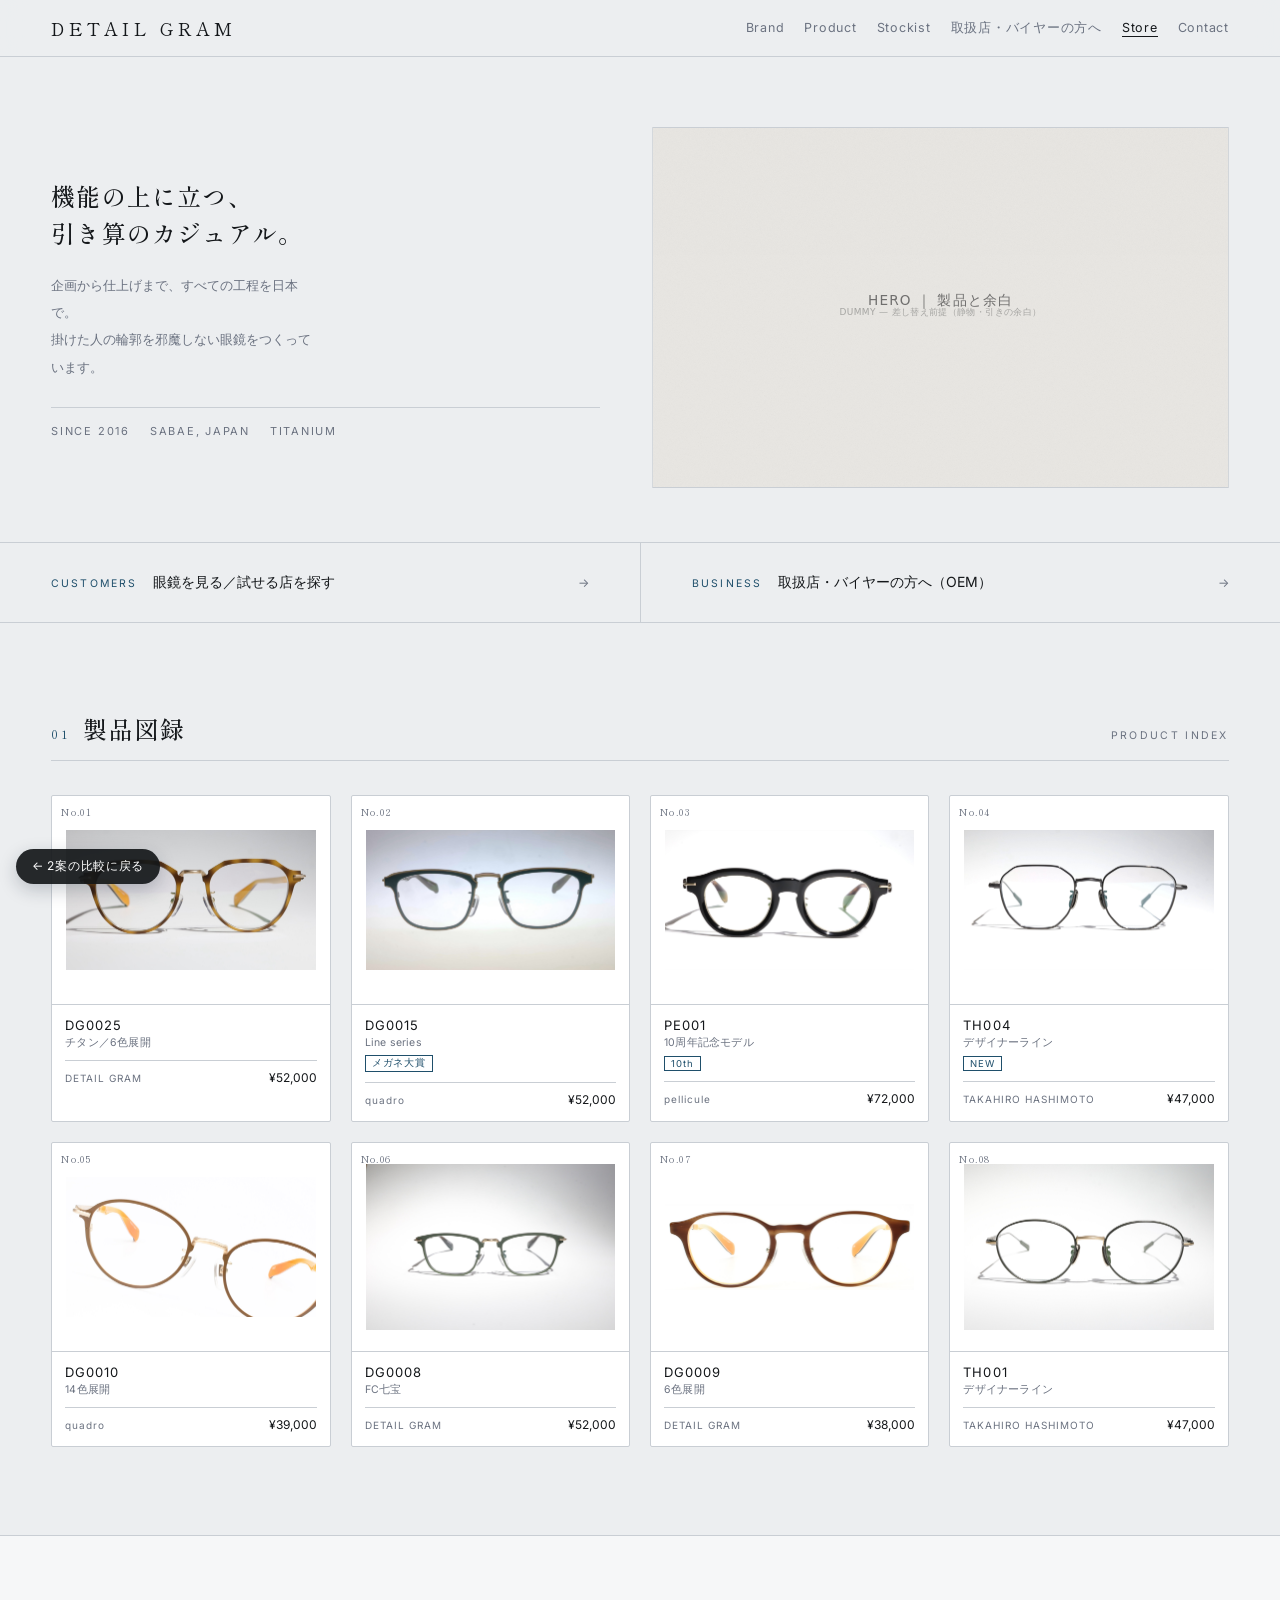
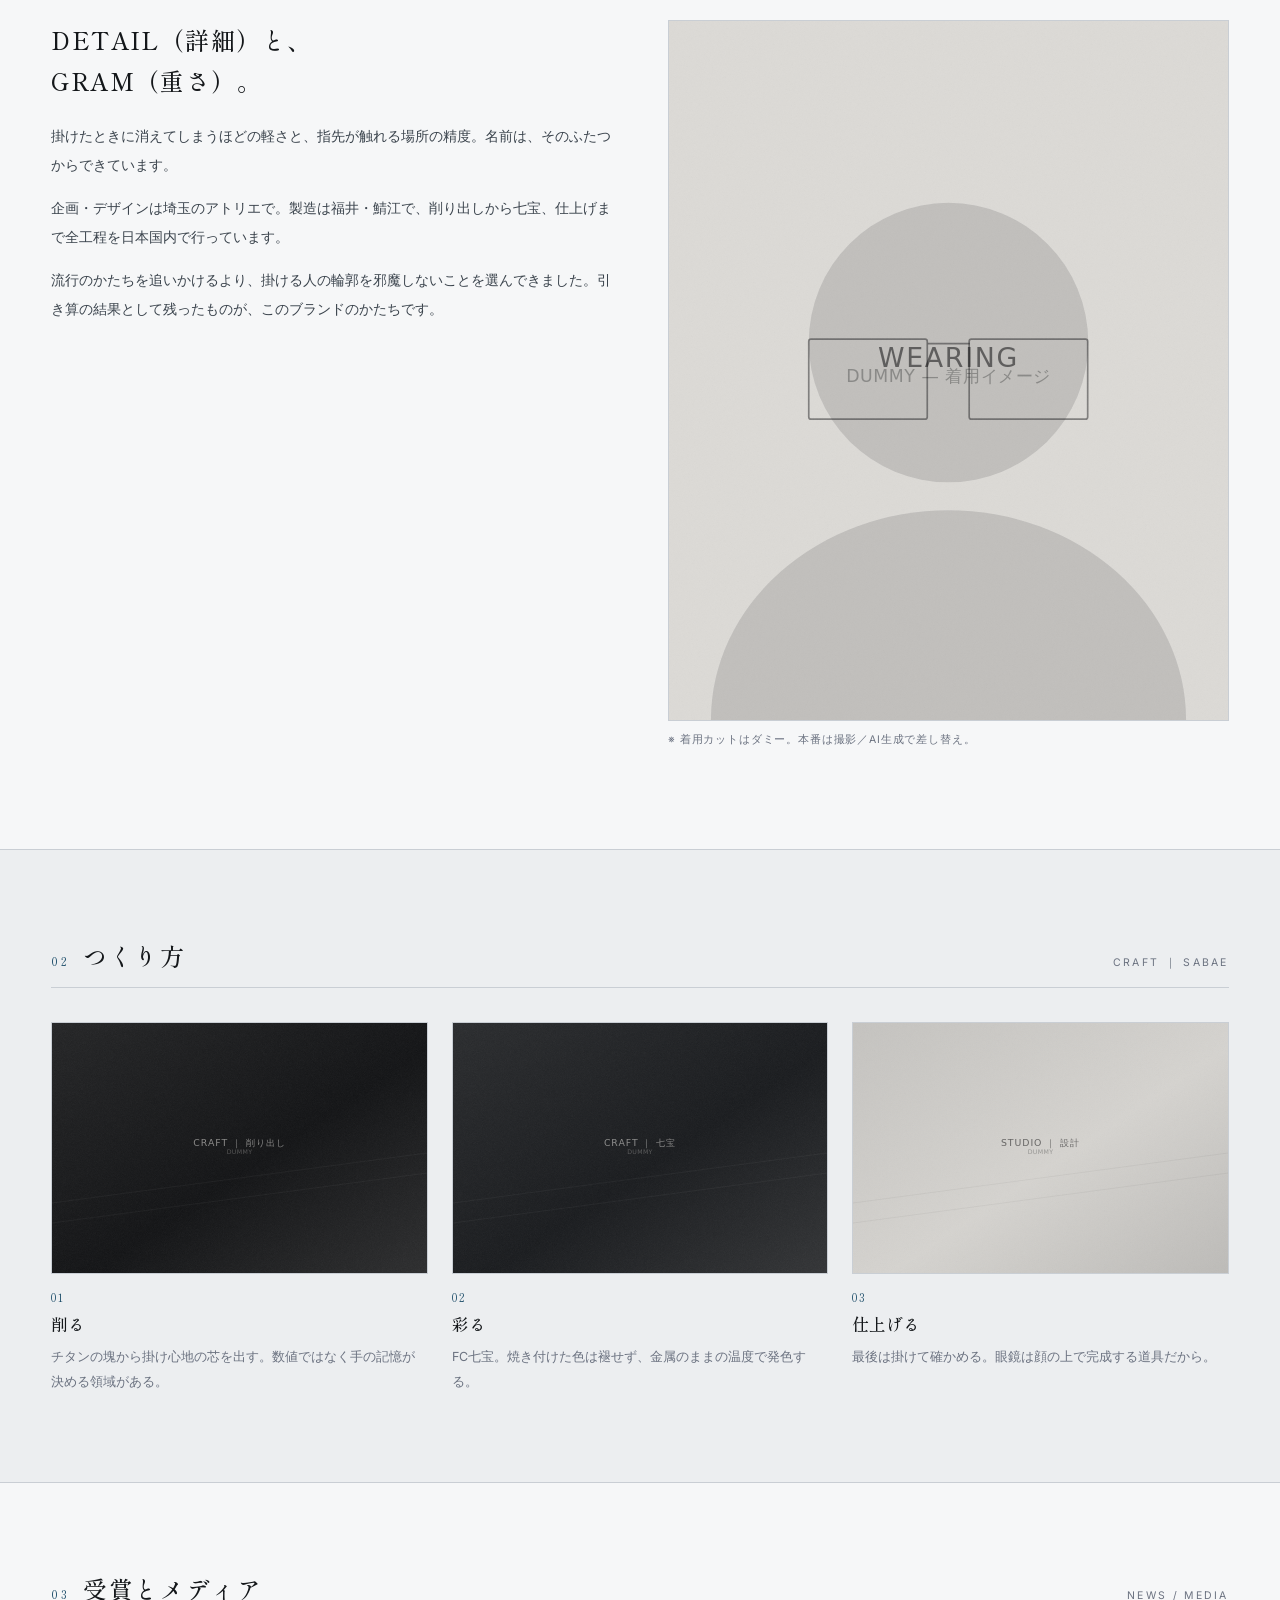
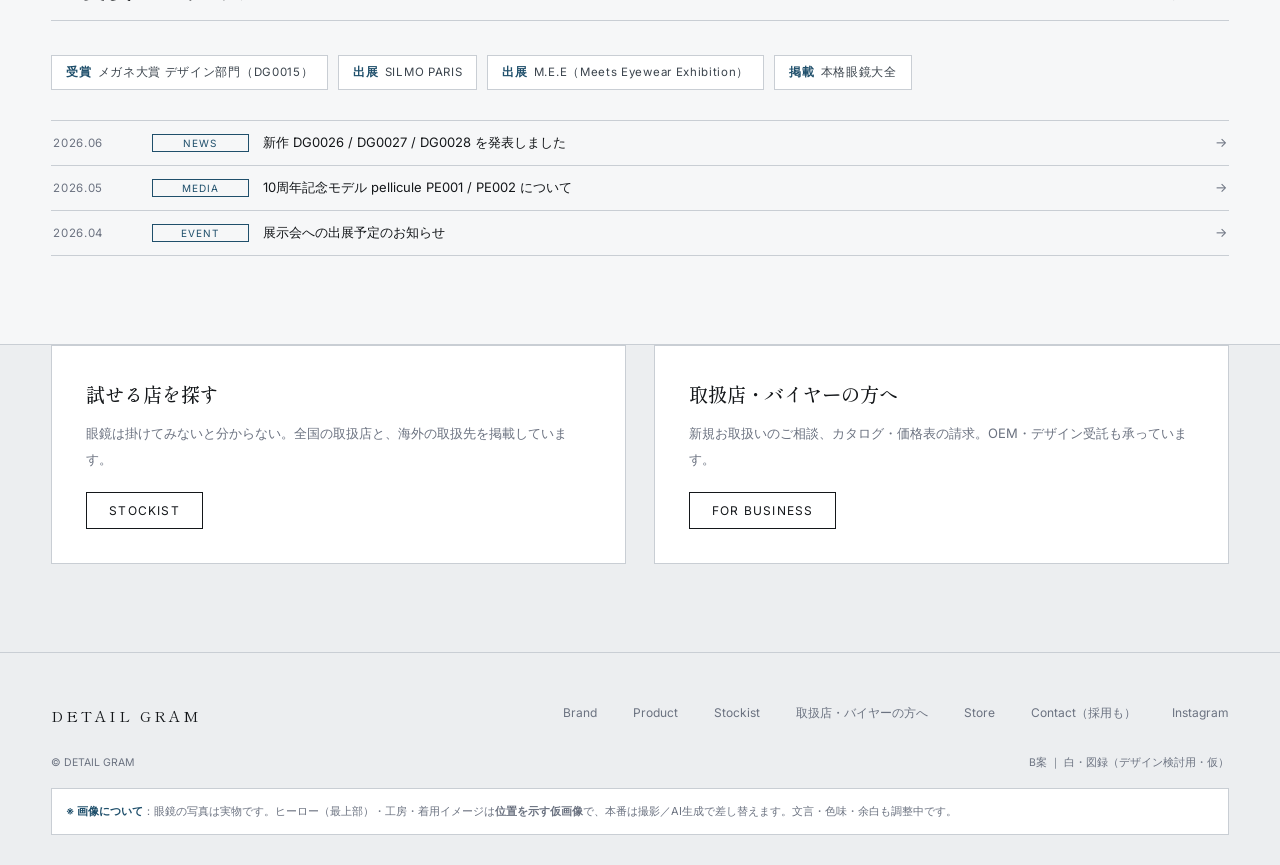
<file: b.html>
<!DOCTYPE html>
<html lang="ja">
<head>
<meta charset="utf-8">
<meta name="viewport" content="width=device-width, initial-scale=1">
<meta name="robots" content="noindex,nofollow">
<title>DETAIL GRAM ｜ モックB（白・図録／エディトリアル）</title>
<link rel="preconnect" href="https://fonts.googleapis.com">
<link rel="preconnect" href="https://fonts.gstatic.com" crossorigin>
<link href="https://fonts.googleapis.com/css2?family=Shippori+Mincho:wght@500;600&family=Inter:wght@300;400;500;600&display=swap" rel="stylesheet">
<link rel="stylesheet" href="assets/br-kit.css">
<link rel="stylesheet" href="assets/dg-base.css">
<style>
  /* ===== B案：白・図録（エディトリアル） =====================
     地色＝寒色オフホワイト（クリーム/生成り禁止ルール準拠）
     思想＝「カタログではなく図録」。余白・罫線・番号で製品を標本のように見せる
     固有の仕掛け＝罫線のインデックス（型番が図録の索引のように並ぶ）
     ======================================================= */
  :root{
    --paper:#eceef0;      /* 寒色オフホワイト */
    --paper-2:#f6f7f8;
    --ink:#14171a;
    --sub:#6b7280;
    --line:#c9ced4;
    --accent:#1f4f6b;     /* 藍 */
    --sans:'Inter',system-ui,'Hiragino Kaku Gothic ProN','Yu Gothic',sans-serif;
    --serif:'Shippori Mincho','Hiragino Mincho ProN',serif;
  }
  body{ background:var(--paper); color:var(--ink); font-family:var(--sans); }

  .dg-header{ position:sticky; top:0; z-index:50; display:flex; align-items:center; gap:26px;
    padding:15px 4vw; background:rgba(236,238,240,.86); backdrop-filter:blur(12px); border-bottom:1px solid var(--line) }
  .dg-logo{ font-family:var(--serif); font-size:18px; letter-spacing:.24em }
  .dg-nav{ display:flex; gap:20px; margin-left:auto; font-size:12.5px; letter-spacing:.06em }
  .dg-nav a{ color:var(--sub) } .dg-nav a:hover{ color:var(--ink) }
  .dg-nav .is-store{ color:var(--ink); border-bottom:1px solid var(--ink) }

  /* --- HERO：静物 × 大きな余白（図録の扉） --- */
  .hero{ padding:70px 0 54px; border-bottom:1px solid var(--line) }
  .hero-in{ display:grid; grid-template-columns:1fr 1.05fr; gap:52px; align-items:center }
  .hero h1{ font-family:var(--serif); font-weight:500; margin:0 0 20px;
    font-size:clamp(1.5rem,.8rem+2.1vw,2.7rem); line-height:1.55; letter-spacing:.05em }
  .hero .sub{ font-size:13px; line-height:2.1; color:var(--sub); margin:0 0 26px; max-width:34ch }
  .hero .meta{ display:flex; gap:20px; font-size:11px; letter-spacing:.16em; color:var(--sub); border-top:1px solid var(--line); padding-top:16px }
  .hero figure{ margin:0; background:var(--paper-2); border:1px solid var(--line) }
  .hero figure img{ width:100% }

  /* --- 2導線：罫線で仕切る（ボタン然としない） --- */
  .gates{ display:grid; grid-template-columns:1fr 1fr; border-bottom:1px solid var(--line) }
  .gate{ padding:30px 4vw; display:flex; align-items:baseline; gap:16px; transition:background .25s }
  .gate + .gate{ border-left:1px solid var(--line) }
  .gate:hover{ background:var(--paper-2) }
  .gate .k{ font-size:10.5px; letter-spacing:.2em; color:var(--accent) }
  .gate .t{ font-size:14px } .gate .go{ margin-left:auto; color:var(--sub); font-size:12px }

  .sec{ padding:88px 0 }
  .sec-head{ display:flex; align-items:baseline; gap:14px; padding-bottom:14px; margin-bottom:34px; border-bottom:1px solid var(--line) }
  .sec-head .no{ font-family:var(--serif); color:var(--accent); font-size:12px; letter-spacing:.2em }
  .sec-head h2{ font-family:var(--serif); font-weight:500; font-size:clamp(1.2rem,.9rem+.9vw,1.75rem); margin:0; letter-spacing:.07em }
  .sec-head .en{ margin-left:auto; font-size:10.5px; letter-spacing:.22em; color:var(--sub) }

  /* --- 固有の仕掛け：図録カード（標本のように罫線で囲い、番号を打つ） --- */
  .grid{ display:grid; grid-template-columns:repeat(4,1fr); gap:20px }
  .card{ background:#fff; border:1px solid var(--line); display:block; transition:transform .25s, box-shadow .25s }
  .card:hover{ transform:translateY(-3px); box-shadow:0 10px 24px rgba(20,30,50,.10) }
  .card figure{ margin:0; position:relative; border-bottom:1px solid var(--line) }
  .card img{ width:100%; aspect-ratio:4/3; object-fit:contain; padding:14px; mix-blend-mode:multiply }
  .card .no{ position:absolute; top:8px; left:9px; font-family:var(--serif); font-size:10px; letter-spacing:.14em; color:var(--sub) }
  .card .body{ padding:12px 13px 14px }
  .card .name{ font-size:13px; letter-spacing:.08em }
  .card .sub{ font-size:10.5px; color:var(--sub); margin-top:3px; letter-spacing:.02em }
  .card .foot{ display:flex; justify-content:space-between; align-items:baseline; margin-top:10px; padding-top:9px; border-top:1px solid var(--line) }
  .card .line{ font-size:10px; color:var(--sub); letter-spacing:.1em }
  .card .price{ font-size:12px; color:var(--ink) }
  .card .tag{ display:inline-block; margin-top:6px; font-size:9.5px; letter-spacing:.1em; color:var(--accent); border:1px solid var(--accent); padding:1px 6px }

  /* --- NEWS / MEDIA（受賞・掲載＝B2Bの信頼づけ） --- */
  .media{ background:var(--paper-2); border-block:1px solid var(--line) }
  .awards{ display:flex; flex-wrap:wrap; gap:10px; margin-bottom:30px }
  .awards span{ border:1px solid var(--line); background:#fff; padding:9px 14px; font-size:11.5px; letter-spacing:.06em; color:#3b444d }
  .awards span b{ color:var(--accent); font-weight:600; margin-right:6px }
  .news .nrow{ display:grid; grid-template-columns:6.5em 7.5em 1fr 1.4em; gap:14px; align-items:baseline;
    padding:13px 2px; border-bottom:1px solid var(--line); font-size:13px; transition:padding-left .25s }
  .news .nrow:first-child{ border-top:1px solid var(--line) }
  .news .nrow:hover{ padding-left:9px }
  .news .d{ font-size:11.5px; color:var(--sub); letter-spacing:.06em }
  .news .c{ font-size:10px; letter-spacing:.1em; color:var(--accent); border:1px solid var(--accent); padding:2px 0; text-align:center }
  .news .arw{ color:var(--sub); text-align:right }
  .news .nrow:hover .arw{ color:var(--ink) }

  /* --- BRAND：紙面の2段組 --- */
  .brand{ background:var(--paper-2); border-block:1px solid var(--line) }
  .brand-in{ display:grid; grid-template-columns:1fr 1fr; gap:56px; padding:84px 0; align-items:start }
  .brand h3{ font-family:var(--serif); font-weight:500; font-size:1.5rem; margin:0 0 20px; letter-spacing:.06em; line-height:1.7 }
  .brand p{ font-size:13.5px; line-height:2.15; color:#3b444d; margin:0 0 14px }
  .brand .cols{ column-count:1 }
  .brand figure{ margin:0; border:1px solid var(--line); background:#fff }
  .brand figure img{ width:100% }
  .brand .cap{ font-size:10.5px; color:var(--sub); margin-top:8px; letter-spacing:.08em }

  /* --- 工程：横並びの図版 --- */
  .steps{ display:grid; grid-template-columns:repeat(3,1fr); gap:24px }
  .step figure{ margin:0 0 12px; border:1px solid var(--line); background:#fff }
  .step img{ width:100%; aspect-ratio:3/2; object-fit:cover }
  .step .n{ font-family:var(--serif); color:var(--accent); font-size:11px; letter-spacing:.2em }
  .step h4{ font-family:var(--serif); font-weight:500; font-size:1.05rem; margin:6px 0 8px }
  .step p{ font-size:12.5px; line-height:2; color:var(--sub); margin:0 }

  /* --- 2枠 --- */
  .two{ display:grid; grid-template-columns:1fr 1fr; gap:28px }
  .two > div{ border:1px solid var(--line); background:#fff; padding:34px }
  .two h3{ font-family:var(--serif); font-weight:500; font-size:1.2rem; margin:0 0 12px }
  .two p{ font-size:13px; line-height:2; color:var(--sub); margin:0 0 20px }
  .btn{ display:inline-block; border:1px solid var(--ink); padding:10px 22px; font-size:12px; letter-spacing:.1em }
  .btn:hover{ background:var(--ink); color:#fff }

  .dg-footer{ border-top:1px solid var(--line); padding:52px 4vw 30px; font-size:12px }
  .f-top{ display:flex; gap:36px; flex-wrap:wrap; margin-bottom:30px }
  .f-top .b{ font-family:var(--serif); font-size:15px; letter-spacing:.2em; margin-right:auto }
  .f-top a{ color:var(--sub) } .f-top a:hover{ color:var(--ink) }
  .f-bot{ display:flex; justify-content:space-between; color:var(--sub); font-size:10.5px }

  @media(max-width:900px){
    .hero-in,.gates,.brand-in,.two{ grid-template-columns:1fr }
    .steps{ grid-template-columns:1fr }
    .grid{ grid-template-columns:repeat(2,1fr) }
    .news .nrow{ grid-template-columns:5.4em 6.2em 1fr; }
    .news .arw{ display:none }
    .dg-nav{ display:none }
  }
</style>
</head>
<body>

<header class="dg-header">
  <span class="dg-logo">DETAIL GRAM</span>
  <nav class="dg-nav">
    <a href="#">Brand</a><a href="#">Product</a><a href="#">Stockist</a>
    <a href="#">取扱店・バイヤーの方へ</a><a href="#" class="is-store">Store</a><a href="#">Contact</a>
  </nav>
</header>

<!-- ===== SECTION: hero → detailgram-home-hero.liquid ===== -->
<section class="dg-section hero">
  <div class="dg-wrap hero-in">
    <div>
      <h1 data-br="reveal">機能の上に立つ、<br>引き算のカジュアル。</h1>
      <p class="sub" data-br="reveal" data-br-delay=".1s">企画から仕上げまで、すべての工程を日本で。<br>掛けた人の輪郭を邪魔しない眼鏡をつくっています。</p>
      <div class="meta" data-br="reveal" data-br-delay=".2s"><span>SINCE 2016</span><span>SABAE, JAPAN</span><span>TITANIUM</span></div>
    </div>
    <figure class="br-unmask" data-br="unmask"><img src="assets/dummy/hero-b.svg" alt="製品と余白（ダミー）"></figure>
  </div>
</section>

<!-- ===== SECTION: gates → detailgram-home-gates.liquid ===== -->
<section class="dg-section gates">
  <a class="gate" href="#"><span class="k">CUSTOMERS</span><span class="t">眼鏡を見る／試せる店を探す</span><span class="go">→</span></a>
  <a class="gate" href="#"><span class="k">BUSINESS</span><span class="t">取扱店・バイヤーの方へ（OEM）</span><span class="go">→</span></a>
</section>

<!-- ===== SECTION: product（固有の仕掛け＝図録インデックス） ===== -->
<!--        → detailgram-home-product.liquid -->
<section class="dg-section sec">
  <div class="dg-wrap">
    <div class="sec-head" data-br="reveal">
      <span class="no">01</span><h2>製品図録</h2><span class="en">PRODUCT INDEX</span>
    </div>
    <div class="grid" data-br="stagger" data-br-step="0.06">
      <a class="card r-frame" href="#">
        <figure><span class="no">No.01</span><img src="assets/products/DG0025.jpg" alt="DG0025"></figure>
        <div class="body"><div class="name">DG0025</div><div class="sub">チタン／6色展開</div>
          <div class="foot"><span class="line">DETAIL GRAM</span><span class="price">¥52,000</span></div></div>
      </a>
      <a class="card r-frame" href="#">
        <figure><span class="no">No.02</span><img src="assets/products/DG0015.jpg" alt="DG0015"></figure>
        <div class="body"><div class="name">DG0015</div><div class="sub">Line series</div><span class="tag">メガネ大賞</span>
          <div class="foot"><span class="line">quadro</span><span class="price">¥52,000</span></div></div>
      </a>
      <a class="card r-frame" href="#">
        <figure><span class="no">No.03</span><img src="assets/products/PE001.jpg" alt="PE001"></figure>
        <div class="body"><div class="name">PE001</div><div class="sub">10周年記念モデル</div><span class="tag">10th</span>
          <div class="foot"><span class="line">pellicule</span><span class="price">¥72,000</span></div></div>
      </a>
      <a class="card r-frame" href="#">
        <figure><span class="no">No.04</span><img src="assets/products/TH004.jpg" alt="TH004"></figure>
        <div class="body"><div class="name">TH004</div><div class="sub">デザイナーライン</div><span class="tag">NEW</span>
          <div class="foot"><span class="line">TAKAHIRO HASHIMOTO</span><span class="price">¥47,000</span></div></div>
      </a>
      <a class="card r-frame" href="#">
        <figure><span class="no">No.05</span><img src="assets/products/DG0010.jpg" alt="DG0010"></figure>
        <div class="body"><div class="name">DG0010</div><div class="sub">14色展開</div>
          <div class="foot"><span class="line">quadro</span><span class="price">¥39,000</span></div></div>
      </a>
      <a class="card r-frame" href="#">
        <figure><span class="no">No.06</span><img src="assets/products/DG0008.jpg" alt="DG0008"></figure>
        <div class="body"><div class="name">DG0008</div><div class="sub">FC七宝</div>
          <div class="foot"><span class="line">DETAIL GRAM</span><span class="price">¥52,000</span></div></div>
      </a>
      <a class="card r-frame" href="#">
        <figure><span class="no">No.07</span><img src="assets/products/DG0009.jpg" alt="DG0009"></figure>
        <div class="body"><div class="name">DG0009</div><div class="sub">6色展開</div>
          <div class="foot"><span class="line">DETAIL GRAM</span><span class="price">¥38,000</span></div></div>
      </a>
      <a class="card r-frame" href="#">
        <figure><span class="no">No.08</span><img src="assets/products/TH001.jpg" alt="TH001"></figure>
        <div class="body"><div class="name">TH001</div><div class="sub">デザイナーライン</div>
          <div class="foot"><span class="line">TAKAHIRO HASHIMOTO</span><span class="price">¥47,000</span></div></div>
      </a>
    </div>
  </div>
</section>

<!-- ===== SECTION: brand → detailgram-home-brand.liquid ===== -->
<section class="dg-section brand">
  <div class="dg-wrap brand-in">
    <div data-br="reveal">
      <h3>DETAIL（詳細）と、<br>GRAM（重さ）。</h3>
      <p>掛けたときに消えてしまうほどの軽さと、指先が触れる場所の精度。名前は、そのふたつからできています。</p>
      <p>企画・デザインは埼玉のアトリエで。製造は福井・鯖江で、削り出しから七宝、仕上げまで全工程を日本国内で行っています。</p>
      <p>流行のかたちを追いかけるより、掛ける人の輪郭を邪魔しないことを選んできました。引き算の結果として残ったものが、このブランドのかたちです。</p>
    </div>
    <div data-br="reveal" data-br-delay=".1s">
      <figure><img src="assets/dummy/wear-b.svg" alt="着用イメージ（ダミー）"></figure>
      <p class="cap">※ 着用カットはダミー。本番は撮影／AI生成で差し替え。</p>
    </div>
  </div>
</section>

<!-- ===== SECTION: craft → detailgram-home-craft.liquid ===== -->
<section class="dg-section sec">
  <div class="dg-wrap">
    <div class="sec-head" data-br="reveal">
      <span class="no">02</span><h2>つくり方</h2><span class="en">CRAFT ｜ SABAE</span>
    </div>
    <div class="steps" data-br="stagger">
      <div class="step"><figure><img src="assets/dummy/craft-1.svg" alt="削り出し（ダミー）"></figure>
        <span class="n">01</span><h4>削る</h4><p>チタンの塊から掛け心地の芯を出す。数値ではなく手の記憶が決める領域がある。</p></div>
      <div class="step"><figure><img src="assets/dummy/craft-2.svg" alt="七宝（ダミー）"></figure>
        <span class="n">02</span><h4>彩る</h4><p>FC七宝。焼き付けた色は褪せず、金属のままの温度で発色する。</p></div>
      <div class="step"><figure><img src="assets/dummy/studio-b.svg" alt="設計（ダミー）"></figure>
        <span class="n">03</span><h4>仕上げる</h4><p>最後は掛けて確かめる。眼鏡は顔の上で完成する道具だから。</p></div>
    </div>
  </div>
</section>

<!-- ===== SECTION: news / media（受賞・掲載＝信頼づけ） ===== -->
<!--        → detailgram-home-media.liquid -->
<section class="dg-section media">
  <div class="dg-wrap sec">
    <div class="sec-head" data-br="reveal">
      <span class="no">03</span><h2>受賞とメディア</h2><span class="en">NEWS / MEDIA</span>
    </div>
    <div class="awards" data-br="stagger" data-br-step="0.06">
      <span><b>受賞</b>メガネ大賞 デザイン部門（DG0015）</span>
      <span><b>出展</b>SILMO PARIS</span>
      <span><b>出展</b>M.E.E（Meets Eyewear Exhibition）</span>
      <span><b>掲載</b>本格眼鏡大全</span>
    </div>
    <div class="news" data-br="reveal">
      <a class="nrow" href="#"><span class="d">2026.06</span><span class="c">NEWS</span><span>新作 DG0026 / DG0027 / DG0028 を発表しました</span><span class="arw">→</span></a>
      <a class="nrow" href="#"><span class="d">2026.05</span><span class="c">MEDIA</span><span>10周年記念モデル pellicule PE001 / PE002 について</span><span class="arw">→</span></a>
      <a class="nrow" href="#"><span class="d">2026.04</span><span class="c">EVENT</span><span>展示会への出展予定のお知らせ</span><span class="arw">→</span></a>
    </div>
  </div>
</section>

<!-- ===== SECTION: stockist / business ===== -->
<section class="dg-section sec" style="padding-top:0">
  <div class="dg-wrap two">
    <div data-br="reveal">
      <h3>試せる店を探す</h3>
      <p>眼鏡は掛けてみないと分からない。全国の取扱店と、海外の取扱先を掲載しています。</p>
      <a class="btn" href="#">STOCKIST</a>
    </div>
    <div data-br="reveal" data-br-delay=".1s">
      <h3>取扱店・バイヤーの方へ</h3>
      <p>新規お取扱いのご相談、カタログ・価格表の請求。OEM・デザイン受託も承っています。</p>
      <a class="btn" href="#">FOR BUSINESS</a>
    </div>
  </div>
</section>

<footer class="dg-footer">
  <div class="f-top">
    <span class="b">DETAIL GRAM</span>
    <a href="#">Brand</a><a href="#">Product</a><a href="#">Stockist</a>
    <a href="#">取扱店・バイヤーの方へ</a><a href="#">Store</a><a href="#">Contact（採用も）</a><a href="#">Instagram</a>
  </div>
  <div class="f-bot"><span>© DETAIL GRAM</span><span>B案 ｜ 白・図録（デザイン検討用・仮）</span></div>
  <div style="margin-top:18px;padding:12px 14px;border:1px solid var(--line);background:#fff;font-size:11px;line-height:1.9;color:var(--sub)">
    <b style="color:var(--accent);font-weight:600">※ 画像について</b>：眼鏡の写真は実物です。ヒーロー（最上部）・工房・着用イメージは<b>位置を示す仮画像</b>で、本番は撮影／AI生成で差し替えます。文言・色味・余白も調整中です。
  </div>
</footer>

<a href="index.html" style="position:fixed;left:16px;bottom:16px;z-index:99;background:rgba(20,23,26,.92);color:#fff;border-radius:999px;padding:9px 16px;font-size:12px;letter-spacing:.06em;box-shadow:0 6px 18px rgba(20,30,50,.22)">← 2案の比較に戻る</a>

<script src="assets/br-kit.js"></script>
</body>
</html>
</file>
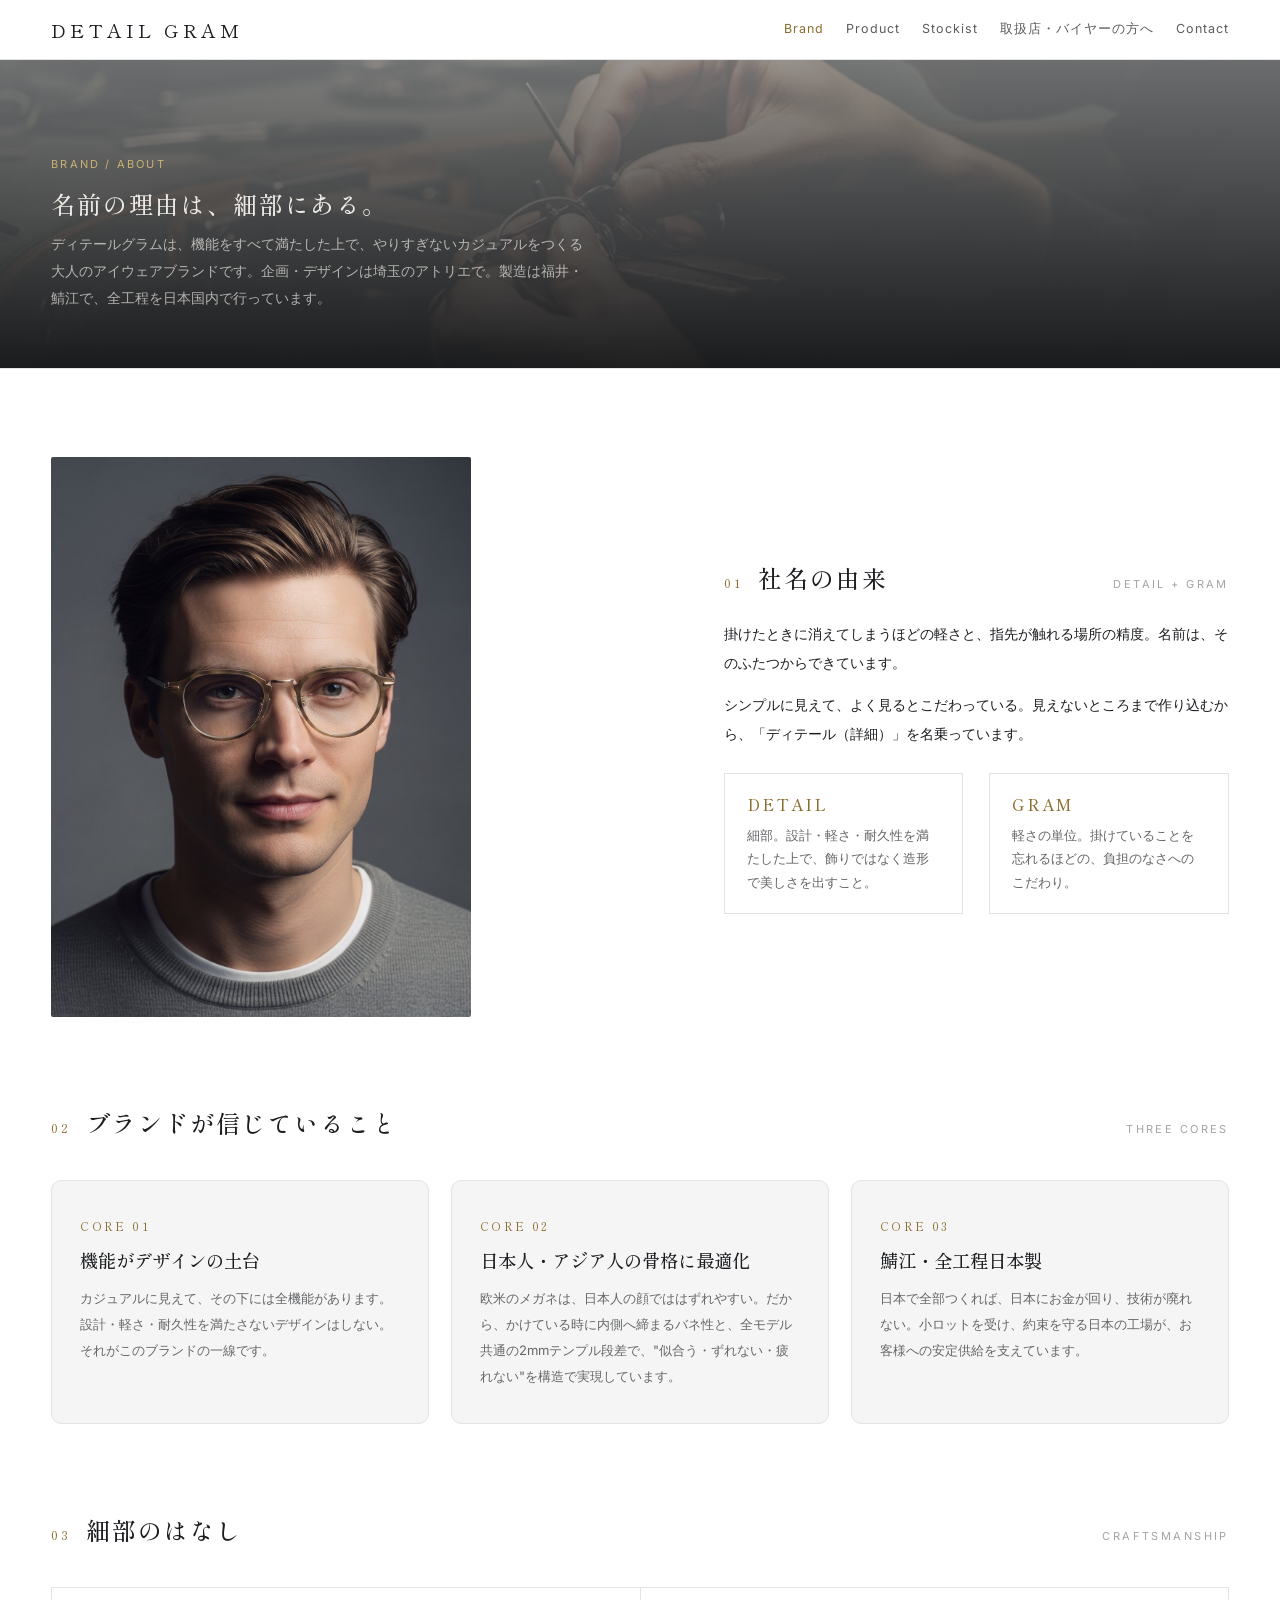
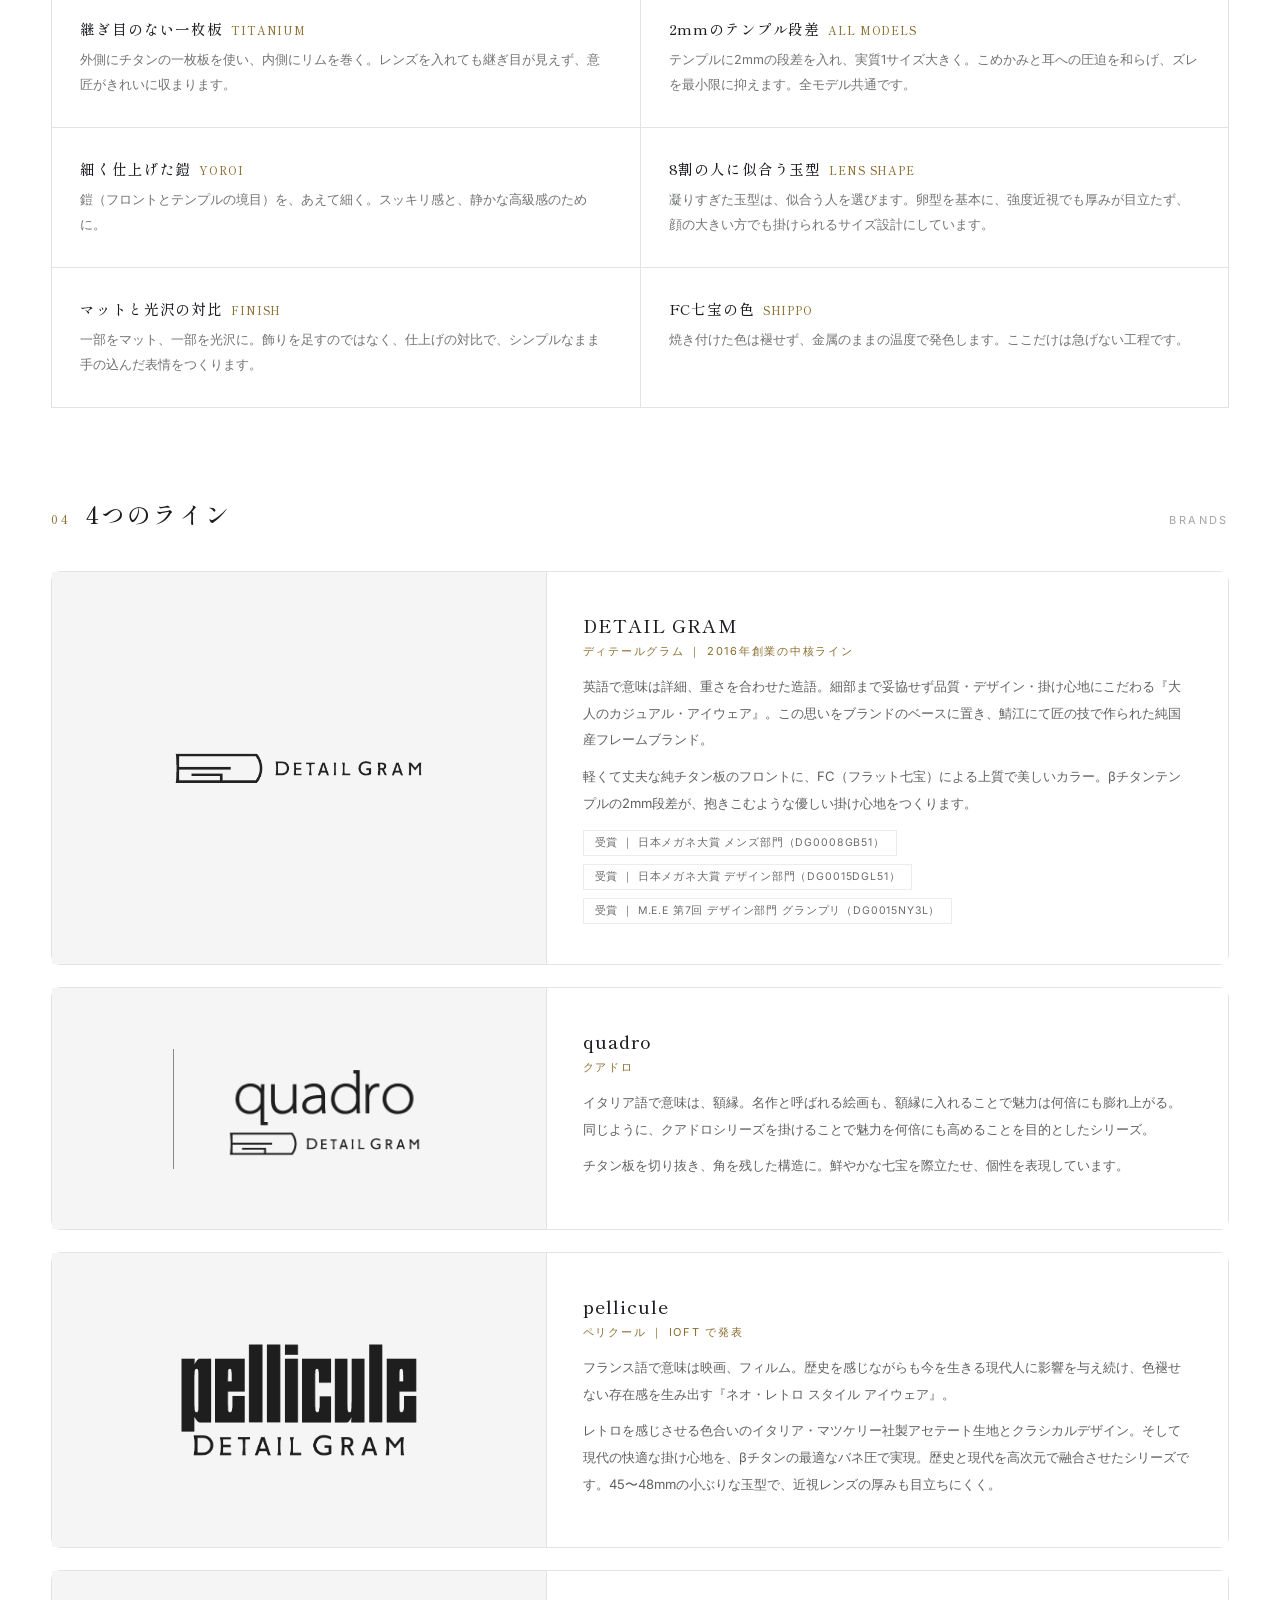
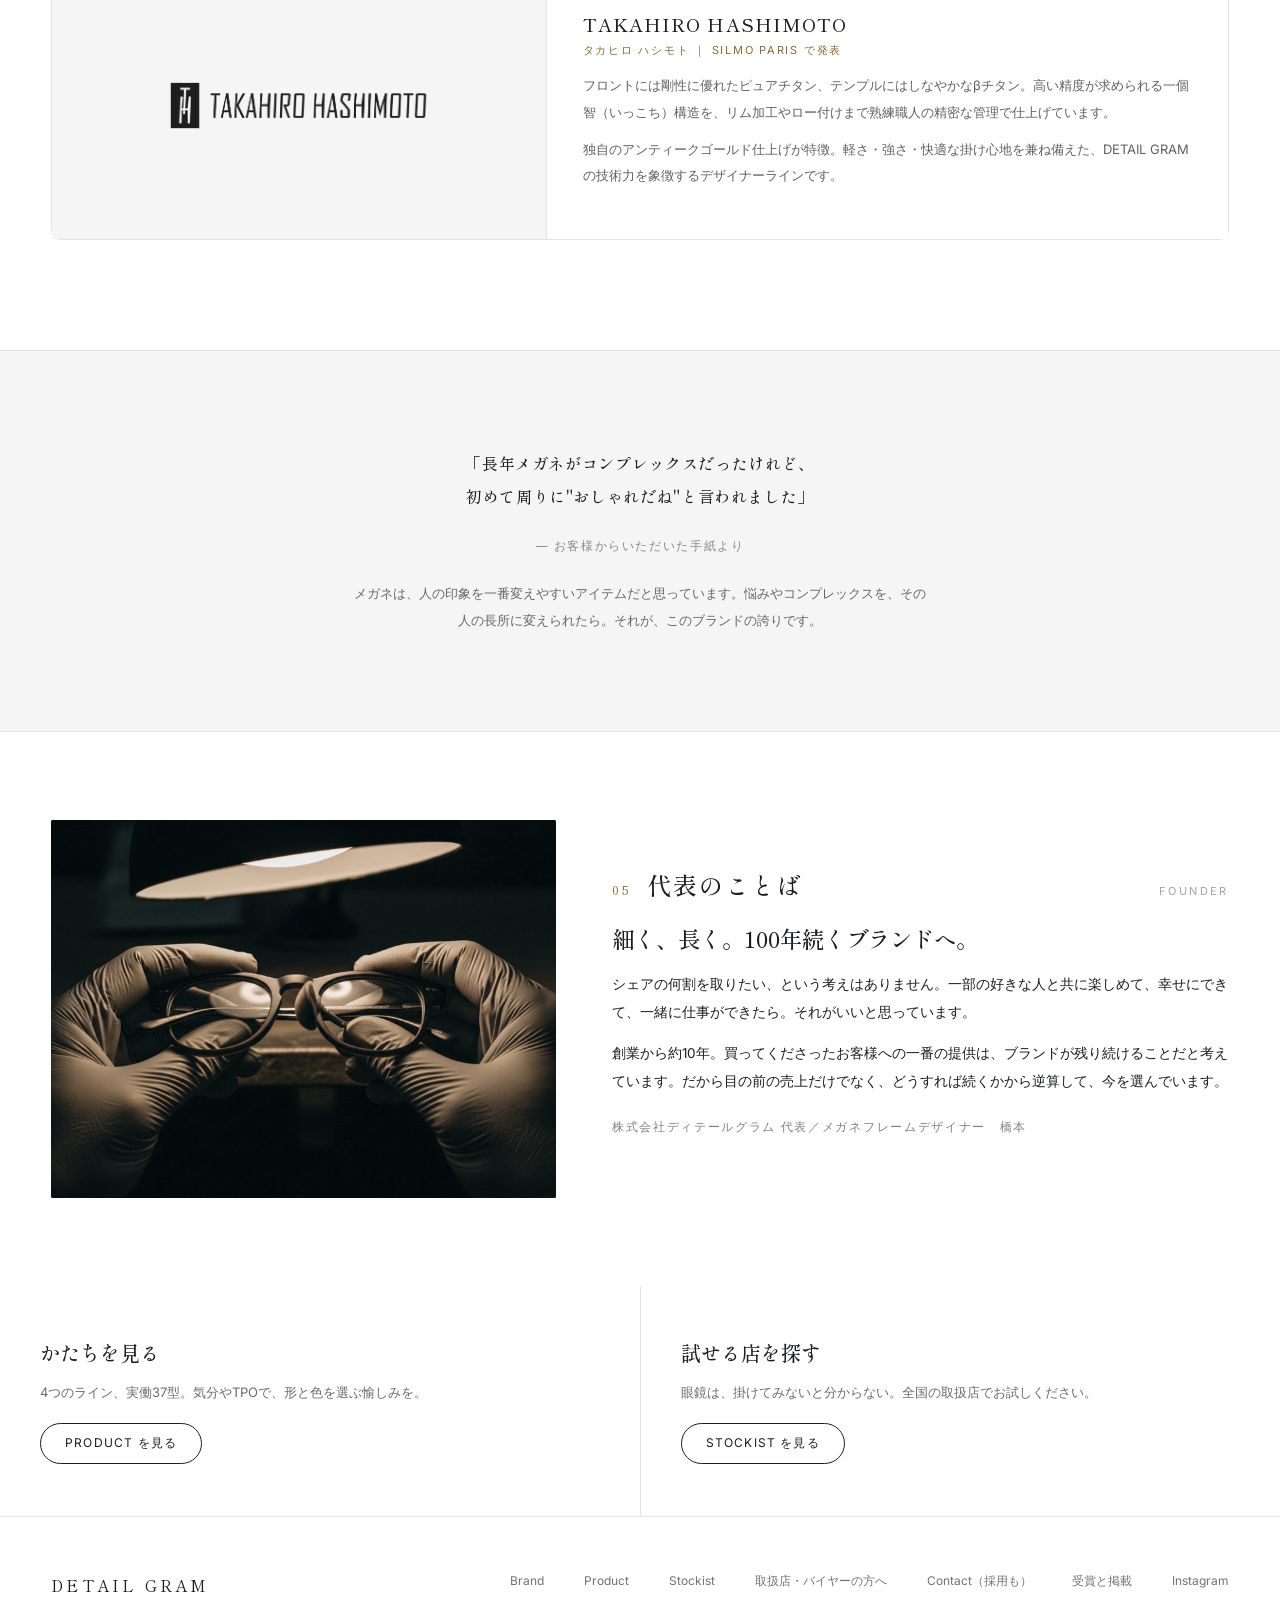
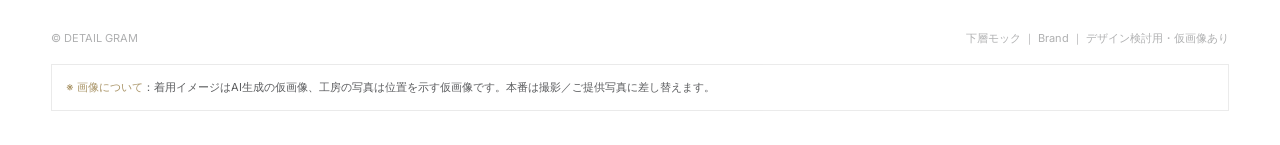
<file: brand.html>
<!DOCTYPE html>
<html lang="ja">
<head>
<meta charset="utf-8">
<meta name="viewport" content="width=device-width, initial-scale=1">
<meta name="robots" content="noindex,nofollow">
<title>Brand ｜ DETAIL GRAM（下層モック）</title>
<link rel="preconnect" href="https://fonts.googleapis.com">
<link rel="preconnect" href="https://fonts.gstatic.com" crossorigin>
<link href="https://fonts.googleapis.com/css2?family=Shippori+Mincho:wght@500;600&family=Inter:wght@300;400;500;700&display=swap" rel="stylesheet">
<link rel="stylesheet" href="assets/br-kit.css">
<link rel="stylesheet" href="assets/dg-base.css">
<link rel="stylesheet" href="assets/dg-sub.css">
<style>
  /* Brand専用 */
  .origin{ display:grid; grid-template-columns:1.1fr .9fr; gap:56px; align-items:center }
  .origin .im{ background:#0b0c0e; overflow:hidden; aspect-ratio:3/4; max-height:560px }
  .origin .im img{ width:100%; height:100%; object-fit:cover }
  .origin h3{ font-family:var(--serif); font-weight:500; font-size:1.6rem; margin:0 0 18px; letter-spacing:.06em }
  .origin p{ line-height:2.1; font-size:14px; opacity:.72; margin:0 0 12px }
  .word{ display:flex; gap:26px; margin-top:24px }
  .word .w{ border:1px solid var(--line); padding:18px 22px; flex:1 }
  .word .w b{ display:block; font-family:var(--serif); font-weight:500; color:var(--accent); letter-spacing:.14em; margin-bottom:8px }
  .word .w span{ font-size:12.5px; line-height:1.9; opacity:.68 }

  .cores{ display:grid; grid-template-columns:repeat(3,1fr); gap:22px }
  .core{ border:1px solid var(--line); padding:34px 28px; background:var(--ink-2) }
  .core .n{ font-family:var(--serif); color:var(--accent); font-size:12px; letter-spacing:.2em }
  .core h3{ font-family:var(--serif); font-weight:500; font-size:1.15rem; margin:12px 0 12px }
  .core p{ font-size:13px; line-height:2; opacity:.66; margin:0 }

  .detail-list{ display:grid; grid-template-columns:1fr 1fr; gap:1px; background:var(--line); border:1px solid var(--line) }
  .detail-list > div{ background:var(--ink); padding:30px 28px }
  .detail-list b{ display:block; font-family:var(--serif); font-weight:500; font-size:14.5px; margin-bottom:8px; letter-spacing:.06em }
  .detail-list b i{ font-style:normal; font-size:11px; color:var(--accent); margin-left:8px; letter-spacing:.08em }
  .detail-list p{ margin:0; font-size:12.5px; line-height:2; opacity:.62 }

  /* 4ブランド（ライン）詳説 */
  .line-block{ display:grid; grid-template-columns:.42fr .58fr; gap:1px; background:var(--line); border:1px solid var(--line); margin-bottom:22px }
  .line-block > div{ background:var(--ink); padding:40px 36px }
  .line-block .lg{ background:var(--ink-2); display:flex; align-items:center; justify-content:center; min-height:180px }
  .line-block .lg img{ max-width:62%; max-height:120px; object-fit:contain; filter:invert(1) brightness(.15) }
  .line-block h3{ font-family:var(--serif); font-weight:500; font-size:1.15rem; margin:0 0 6px; letter-spacing:.06em }
  .line-block .yomi{ font-size:11px; letter-spacing:.16em; color:var(--accent); display:block; margin-bottom:14px }
  .line-block p{ margin:0 0 10px; font-size:13px; line-height:2.05; opacity:.7 }
  .line-block .facts{ margin-top:14px; display:flex; flex-wrap:wrap; gap:8px }
  .line-block .facts span{ border:1px solid var(--line); padding:5px 11px; font-size:10.5px; letter-spacing:.08em; opacity:.65 }
  .line-block .facts a{ border:1px solid var(--line); padding:5px 11px; font-size:10.5px; letter-spacing:.08em; opacity:.65; transition:opacity .2s,border-color .2s }
  .line-block .facts a:hover{ opacity:1; border-color:var(--accent) }

  .letter{ background:var(--ink-2); border-block:1px solid var(--line) }
  .letter .in{ max-width:680px; margin-inline:auto; text-align:center; padding:96px 4vw }
  .letter blockquote{ margin:0 0 20px; font-family:var(--serif); font-weight:500;
    font-size:clamp(1.1rem,.9rem+.9vw,1.6rem); line-height:2.1; letter-spacing:.04em }
  .letter .src{ font-size:11.5px; letter-spacing:.14em; opacity:.5 }

  .founder{ display:grid; grid-template-columns:.9fr 1.1fr; gap:56px; align-items:center }
  .founder .im{ background:#0b0c0e; overflow:hidden; aspect-ratio:4/3 }
  .founder .im img{ width:100%; height:100%; object-fit:cover; filter:grayscale(.2) }
  .founder h3{ font-family:var(--serif); font-weight:500; font-size:1.4rem; margin:0 0 16px }
  .founder p{ font-size:13.5px; line-height:2.1; opacity:.7; margin:0 0 12px }
  .founder .sig{ margin-top:18px; font-size:12px; letter-spacing:.14em; opacity:.55 }

  @media(max-width:900px){
    .origin,.founder{ grid-template-columns:1fr }
    .cores{ grid-template-columns:1fr }
    .detail-list{ grid-template-columns:1fr }
    .word{ flex-direction:column }
    .line-block{ grid-template-columns:1fr }
    .line-block .lg{ min-height:120px }
  }
</style>
</head>
<body>
<div class="br-grain" aria-hidden="true"></div>

<!-- ===== header（Horizon: header-group は触らない／確認用） ===== -->
<header class="dg-header">
  <a class="dg-logo" href="final.html">DETAIL GRAM</a>
  <nav class="dg-nav">
    <a href="brand.html" class="is-current">Brand</a><a href="product.html">Product</a><a href="stockist.html">Stockist</a>
    <a href="for-business.html">取扱店・バイヤーの方へ</a><a href="contact.html">Contact</a>
  </nav>
</header>

<!-- ===== SECTION: page-head → detailgram-brand-head.liquid ===== -->
<section class="dg-section page-head">
  <div class="bg"><img src="assets/dummy/scene_hero.jpg" alt=""></div>
  <div class="dg-wrap in">
    <span class="crumb">BRAND / ABOUT</span>
    <h1 data-br="chars">名前の理由は、細部にある。</h1>
    <p class="lead" data-br="reveal" data-br-delay=".3s">ディテールグラムは、機能をすべて満たした上で、やりすぎないカジュアルをつくる大人のアイウェアブランドです。企画・デザインは埼玉のアトリエで。製造は福井・鯖江で、全工程を日本国内で行っています。</p>
  </div>
</section>

<!-- ===== SECTION: origin（社名の由来） → detailgram-brand-origin.liquid ===== -->
<section class="dg-section sec">
  <div class="dg-wrap origin">
    <div class="im r-frame" data-br="reveal">
      <img src="assets/wearing/wear_wh_m_dg0025.jpg" alt="DG0025（DETAIL GRAM）の着用イメージ">
    </div>
    <div>
      <div class="sec-head" style="margin-bottom:24px"><span class="no">01</span><h2>社名の由来</h2><span class="en">DETAIL + GRAM</span></div>
      <p data-br="reveal">掛けたときに消えてしまうほどの軽さと、指先が触れる場所の精度。名前は、そのふたつからできています。</p>
      <p data-br="reveal" data-br-delay=".1s">シンプルに見えて、よく見るとこだわっている。見えないところまで作り込むから、「ディテール（詳細）」を名乗っています。</p>
      <div class="word" data-br="stagger">
        <div class="w"><b>DETAIL</b><span>細部。設計・軽さ・耐久性を満たした上で、飾りではなく造形で美しさを出すこと。</span></div>
        <div class="w"><b>GRAM</b><span>軽さの単位。掛けていることを忘れるほどの、負担のなさへのこだわり。</span></div>
      </div>
    </div>
  </div>
</section>

<!-- ===== SECTION: cores（3つの核） → detailgram-brand-cores.liquid ===== -->
<section class="dg-section sec" style="padding-top:0">
  <div class="dg-wrap">
    <div class="sec-head" data-br="reveal"><span class="no">02</span><h2>ブランドが信じていること</h2><span class="en">THREE CORES</span></div>
    <div class="cores" data-br="stagger" data-br-step="0.08">
      <div class="core r-card"><span class="n">CORE 01</span><h3>機能がデザインの土台</h3><p>カジュアルに見えて、その下には全機能があります。設計・軽さ・耐久性を満たさないデザインはしない。それがこのブランドの一線です。</p></div>
      <div class="core r-card"><span class="n">CORE 02</span><h3>日本人・アジア人の骨格に最適化</h3><p>欧米のメガネは、日本人の顔でははずれやすい。だから、かけている時に内側へ締まるバネ性と、全モデル共通の2mmテンプル段差で、"似合う・ずれない・疲れない"を構造で実現しています。</p></div>
      <div class="core r-card"><span class="n">CORE 03</span><h3>鯖江・全工程日本製</h3><p>日本で全部つくれば、日本にお金が回り、技術が廃れない。小ロットを受け、約束を守る日本の工場が、お客様への安定供給を支えています。</p></div>
    </div>
  </div>
</section>

<!-- ===== SECTION: craftsmanship（造形のこだわり） → detailgram-brand-details.liquid ===== -->
<section class="dg-section sec" style="padding-top:0">
  <div class="dg-wrap">
    <div class="sec-head" data-br="reveal"><span class="no">03</span><h2>細部のはなし</h2><span class="en">CRAFTSMANSHIP</span></div>
    <div class="detail-list" data-br="stagger" data-br-step="0.06">
      <div><b>継ぎ目のない一枚板<i>TITANIUM</i></b><p>外側にチタンの一枚板を使い、内側にリムを巻く。レンズを入れても継ぎ目が見えず、意匠がきれいに収まります。</p></div>
      <div><b>2mmのテンプル段差<i>ALL MODELS</i></b><p>テンプルに2mmの段差を入れ、実質1サイズ大きく。こめかみと耳への圧迫を和らげ、ズレを最小限に抑えます。全モデル共通です。</p></div>
      <div><b>細く仕上げた鎧<i>YOROI</i></b><p>鎧（フロントとテンプルの境目）を、あえて細く。スッキリ感と、静かな高級感のために。</p></div>
      <div><b>8割の人に似合う玉型<i>LENS SHAPE</i></b><p>凝りすぎた玉型は、似合う人を選びます。卵型を基本に、強度近視でも厚みが目立たず、顔の大きい方でも掛けられるサイズ設計にしています。</p></div>
      <div><b>マットと光沢の対比<i>FINISH</i></b><p>一部をマット、一部を光沢に。飾りを足すのではなく、仕上げの対比で、シンプルなまま手の込んだ表情をつくります。</p></div>
      <div><b>FC七宝の色<i>SHIPPO</i></b><p>焼き付けた色は褪せず、金属のままの温度で発色します。ここだけは急げない工程です。</p></div>
    </div>
  </div>
</section>

<!-- ===== SECTION: lines（4ブランド詳説） → detailgram-brand-lines.liquid ===== -->
<section class="dg-section sec" style="padding-top:0">
  <div class="dg-wrap">
    <div class="sec-head" data-br="reveal"><span class="no">04</span><h2>4つのライン</h2><span class="en">BRANDS</span></div>

    <div class="line-block r-card" id="line-dg" data-br="reveal">
      <div class="lg"><img src="assets/logo/dg_w.png" alt="DETAIL GRAM"></div>
      <div>
        <h3>DETAIL GRAM</h3><span class="yomi">ディテールグラム ｜ 2016年創業の中核ライン</span>
        <p>英語で意味は詳細、重さを合わせた造語。細部まで妥協せず品質・デザイン・掛け心地にこだわる『大人のカジュアル・アイウェア』。この思いをブランドのベースに置き、鯖江にて匠の技で作られた純国産フレームブランド。</p>
        <p>軽くて丈夫な純チタン板のフロントに、FC（フラット七宝）による上質で美しいカラー。βチタンテンプルの2mm段差が、抱きこむような優しい掛け心地をつくります。</p>
        <div class="facts"><a href="awards.html#jmt2022">受賞 ｜ 日本メガネ大賞 メンズ部門（DG0008GB51）</a><a href="awards.html#jmt2024">受賞 ｜ 日本メガネ大賞 デザイン部門（DG0015DGL51）</a><a href="awards.html#mee2023">受賞 ｜ M.E.E 第7回 デザイン部門 グランプリ（DG0015NY3L）</a></div>
      </div>
    </div>

    <div class="line-block r-card" id="line-quadro" data-br="reveal">
      <div class="lg"><img src="assets/logo/quadro_w.png" alt="quadro"></div>
      <div>
        <h3>quadro</h3><span class="yomi">クアドロ</span>
        <p>イタリア語で意味は、額縁。名作と呼ばれる絵画も、額縁に入れることで魅力は何倍にも膨れ上がる。同じように、クアドロシリーズを掛けることで魅力を何倍にも高めることを目的としたシリーズ。</p>
        <p>チタン板を切り抜き、角を残した構造に。鮮やかな七宝を際立たせ、個性を表現しています。</p>
      </div>
    </div>

    <div class="line-block r-card" id="line-pellicule" data-br="reveal">
      <div class="lg"><img src="assets/logo/pellicule_w.png" alt="pellicule"></div>
      <div>
        <h3>pellicule</h3><span class="yomi">ペリクール ｜ IOFT で発表</span>
        <p>フランス語で意味は映画、フィルム。歴史を感じながらも今を生きる現代人に影響を与え続け、色褪せない存在感を生み出す『ネオ・レトロ スタイル アイウェア』。</p>
        <p>レトロを感じさせる色合いのイタリア・マツケリー社製アセテート生地とクラシカルデザイン。そして現代の快適な掛け心地を、βチタンの最適なバネ圧で実現。歴史と現代を高次元で融合させたシリーズです。45〜48mmの小ぶりな玉型で、近視レンズの厚みも目立ちにくく。</p>
      </div>
    </div>

    <div class="line-block r-card" id="line-th" data-br="reveal">
      <div class="lg"><img src="assets/logo/th_w.png" alt="TAKAHIRO HASHIMOTO"></div>
      <div>
        <h3>TAKAHIRO HASHIMOTO</h3><span class="yomi">タカヒロ ハシモト ｜ SILMO PARIS で発表</span>
        <p>フロントには剛性に優れたピュアチタン、テンプルにはしなやかなβチタン。高い精度が求められる一個智（いっこち）構造を、リム加工やロー付けまで熟練職人の精密な管理で仕上げています。</p>
        <p>独自のアンティークゴールド仕上げが特徴。軽さ・強さ・快適な掛け心地を兼ね備えた、DETAIL GRAMの技術力を象徴するデザイナーラインです。</p>
      </div>
    </div>

  </div>
</section>

<!-- ===== SECTION: letter（お客様の声＝コンプレックスをポジティブに） → detailgram-brand-letter.liquid ===== -->
<section class="dg-section letter">
  <div class="in">
    <blockquote data-br="reveal">「長年メガネがコンプレックスだったけれど、<br>初めて周りに"おしゃれだね"と言われました」</blockquote>
    <span class="src" data-br="reveal" data-br-delay=".2s">— お客様からいただいた手紙より</span>
    <p style="margin:26px 0 0; font-size:13px; line-height:2.1; opacity:.66" data-br="reveal" data-br-delay=".3s">メガネは、人の印象を一番変えやすいアイテムだと思っています。悩みやコンプレックスを、その人の長所に変えられたら。それが、このブランドの誇りです。</p>
  </div>
</section>

<!-- ===== SECTION: founder（代表のことば・10年） → detailgram-brand-founder.liquid ===== -->
<section class="dg-section sec">
  <div class="dg-wrap founder">
    <div class="im r-frame" data-br="reveal">
      <img src="assets/dummy/scene_craft3.jpg" alt="仕上げの様子（仮画像）">
    </div>
    <div>
      <div class="sec-head" style="margin-bottom:20px"><span class="no">05</span><h2>代表のことば</h2><span class="en">FOUNDER</span></div>
      <h3 data-br="reveal">細く、長く。100年続くブランドへ。</h3>
      <p data-br="reveal" data-br-delay=".1s">シェアの何割を取りたい、という考えはありません。一部の好きな人と共に楽しめて、幸せにできて、一緒に仕事ができたら。それがいいと思っています。</p>
      <p data-br="reveal" data-br-delay=".2s">創業から約10年。買ってくださったお客様への一番の提供は、ブランドが残り続けることだと考えています。だから目の前の売上だけでなく、どうすれば続くかから逆算して、今を選んでいます。</p>
      <p class="sig" data-br="reveal" data-br-delay=".3s">株式会社ディテールグラム 代表／メガネフレームデザイナー　橋本</p>
    </div>
  </div>
</section>

<!-- ===== SECTION: next（回遊導線） → detailgram-brand-next.liquid ===== -->
<section class="dg-section two">
  <div data-br="reveal">
    <h3>かたちを見る</h3>
    <p>4つのライン、実働37型。気分やTPOで、形と色を選ぶ愉しみを。</p>
    <a class="btn r-pill" href="product.html">PRODUCT を見る</a>
  </div>
  <div data-br="reveal" data-br-delay=".1s">
    <h3>試せる店を探す</h3>
    <p>眼鏡は、掛けてみないと分からない。全国の取扱店でお試しください。</p>
    <a class="btn r-pill" href="stockist.html">STOCKIST を見る</a>
  </div>
</section>

<!-- ===== footer（Horizon: footer-group は触らない／確認用） ===== -->
<footer class="dg-footer">
  <div class="f-top">
    <span class="b">DETAIL GRAM</span>
    <a href="brand.html">Brand</a><a href="product.html">Product</a><a href="stockist.html">Stockist</a>
    <a href="for-business.html">取扱店・バイヤーの方へ</a><a href="contact.html">Contact（採用も）</a><a href="awards.html">受賞と掲載</a><a href="https://www.instagram.com/detailgram_inc/" rel="noopener">Instagram</a>
  </div>
  <div class="f-bot"><span>© DETAIL GRAM</span><span>下層モック ｜ Brand ｜ デザイン検討用・仮画像あり</span></div>
  <div class="dg-note"><b>※ 画像について</b>：着用イメージはAI生成の仮画像、工房の写真は位置を示す仮画像です。本番は撮影／ご提供写真に差し替えます。</div>
</footer>

<script src="assets/br-kit.js"></script>
</body>
</html>
</file>
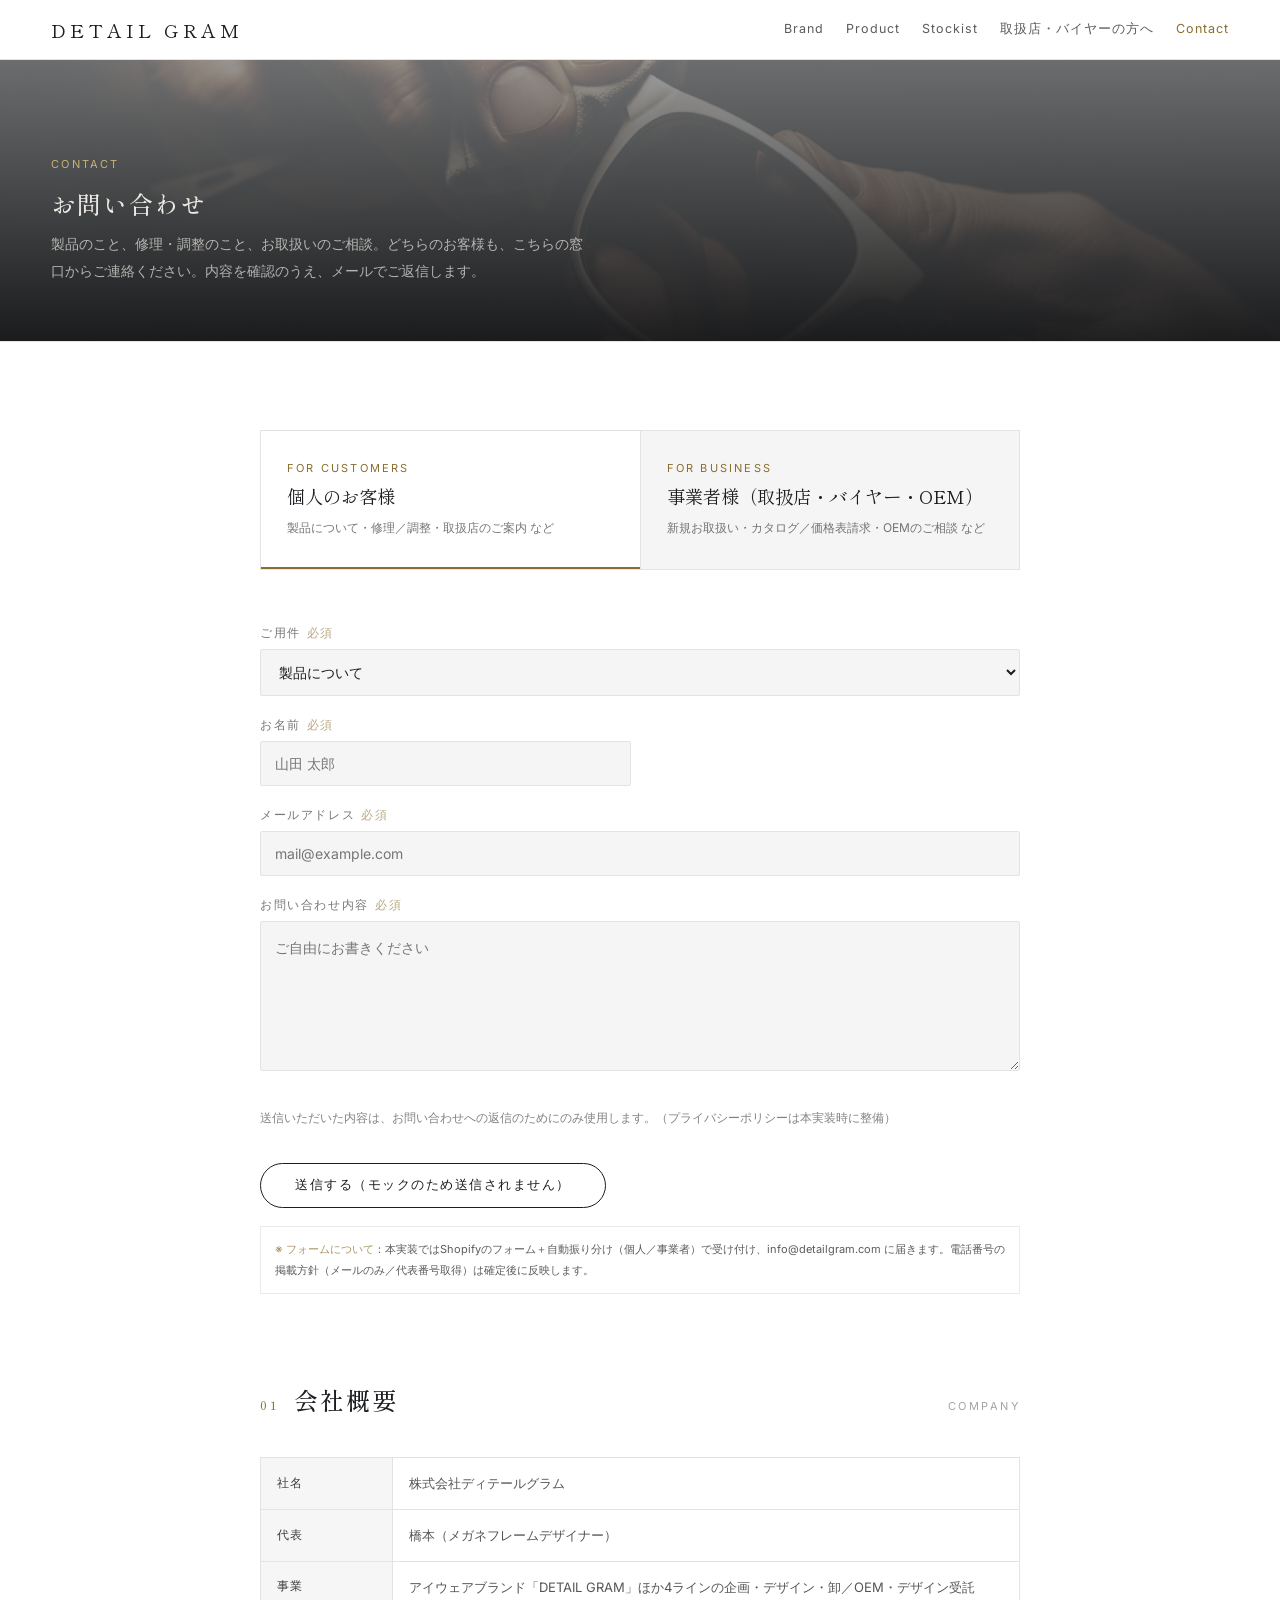
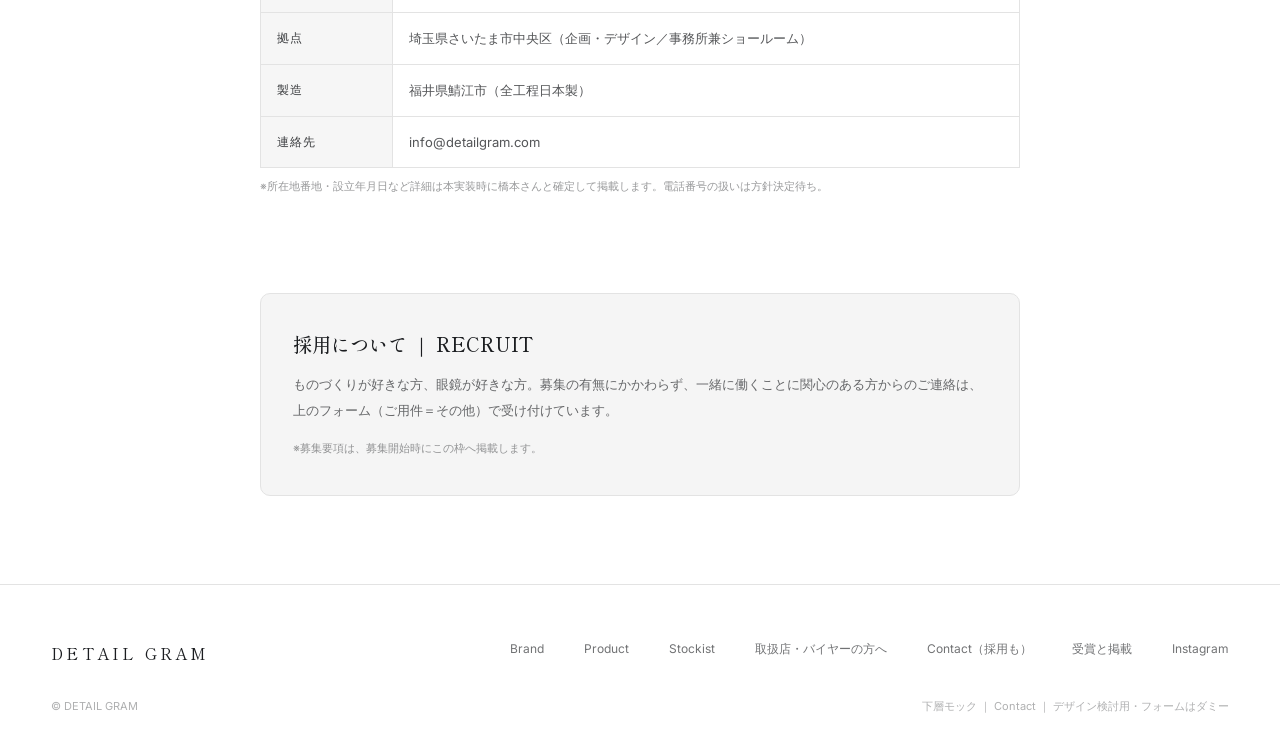
<file: contact.html>
<!DOCTYPE html>
<html lang="ja">
<head>
<meta charset="utf-8">
<meta name="viewport" content="width=device-width, initial-scale=1">
<meta name="robots" content="noindex,nofollow">
<title>Contact ｜ DETAIL GRAM（下層モック）</title>
<link rel="preconnect" href="https://fonts.googleapis.com">
<link rel="preconnect" href="https://fonts.gstatic.com" crossorigin>
<link href="https://fonts.googleapis.com/css2?family=Shippori+Mincho:wght@500;600&family=Inter:wght@300;400;500;700&display=swap" rel="stylesheet">
<link rel="stylesheet" href="assets/br-kit.css">
<link rel="stylesheet" href="assets/dg-base.css">
<link rel="stylesheet" href="assets/dg-sub.css">
<style>
  /* Contact専用 */
  .gate2{ display:grid; grid-template-columns:1fr 1fr; gap:1px; background:var(--line); border:1px solid var(--line); margin-bottom:56px }
  .gate2 button{ background:var(--ink-2); border:0; color:var(--paper); font-family:inherit; cursor:pointer;
    padding:30px 26px; text-align:left; display:flex; flex-direction:column; gap:8px; transition:background .3s }
  .gate2 button:hover{ background:var(--ink) }
  .gate2 button.on{ background:var(--ink); box-shadow:inset 0 -2px 0 var(--accent) }
  .gate2 .k{ font-size:11px; letter-spacing:.2em; color:var(--accent) }
  .gate2 .t{ font-family:var(--serif); font-size:1.15rem }
  .gate2 .d{ font-size:12px; opacity:.6; line-height:1.8 }

  form{ display:flex; flex-direction:column; gap:22px }
  .field label{ display:block; font-size:11.5px; letter-spacing:.14em; opacity:.6; margin-bottom:8px }
  .field label i{ font-style:normal; color:var(--accent); margin-left:6px }
  .field input,.field select,.field textarea{ width:100%; background:var(--ink-2); border:1px solid var(--line);
    color:var(--paper); font-family:inherit; font-size:14px; padding:13px 14px; border-radius:2px }
  .field textarea{ min-height:150px; resize:vertical; line-height:1.9 }
  .field input:focus,.field select:focus,.field textarea:focus{ outline:none; border-color:var(--accent) }
  .frow{ display:grid; grid-template-columns:1fr 1fr; gap:18px }
  .consent{ font-size:11.5px; opacity:.55; line-height:1.9 }
  .submit{ align-self:flex-start }
  .submit button{ font-family:inherit; cursor:pointer; background:none; color:var(--paper);
    border:1px solid var(--paper); padding:13px 34px; font-size:12.5px; letter-spacing:.12em; border-radius:999px }
  .submit button:hover{ background:var(--paper); color:var(--ink) }

  .company{ width:100%; border-collapse:collapse; font-size:13px }
  .company th,.company td{ border:1px solid var(--line); padding:13px 16px; text-align:left; font-weight:400 }
  .company th{ width:11em; background:var(--ink-2); letter-spacing:.08em; font-size:12px; opacity:.85 }
  .company td{ opacity:.75; line-height:1.9 }

  .recruit{ background:var(--ink-2); border:1px solid var(--line); padding:36px 32px }
  .recruit h3{ font-family:var(--serif); font-weight:500; font-size:1.2rem; margin:0 0 12px }
  .recruit p{ font-size:13px; line-height:2; opacity:.66; margin:0 0 14px }

  @media(max-width:900px){ .gate2,.frow{ grid-template-columns:1fr } }
</style>
</head>
<body>
<div class="br-grain" aria-hidden="true"></div>

<!-- ===== header（Horizon: header-group は触らない／確認用） ===== -->
<header class="dg-header">
  <a class="dg-logo" href="final.html">DETAIL GRAM</a>
  <nav class="dg-nav">
    <a href="brand.html">Brand</a><a href="product.html">Product</a><a href="stockist.html">Stockist</a>
    <a href="for-business.html">取扱店・バイヤーの方へ</a><a href="contact.html" class="is-current">Contact</a>
  </nav>
</header>

<!-- ===== SECTION: page-head → detailgram-contact-head.liquid ===== -->
<section class="dg-section page-head">
  <div class="bg"><img src="assets/dummy/hero_3.jpg" alt=""></div>
  <div class="dg-wrap in">
    <span class="crumb">CONTACT</span>
    <h1 data-br="chars">お問い合わせ</h1>
    <p class="lead" data-br="reveal" data-br-delay=".3s">製品のこと、修理・調整のこと、お取扱いのご相談。どちらのお客様も、こちらの窓口からご連絡ください。内容を確認のうえ、メールでご返信します。</p>
  </div>
</section>

<!-- ===== SECTION: form（B2B/B2C振り分け＋フォーム） → detailgram-contact-form.liquid ===== -->
<section class="dg-section sec">
  <div class="dg-narrow">
    <div class="gate2" data-br="reveal" role="tablist" aria-label="お問い合わせの種類">
      <button type="button" class="on" id="tab-c">
        <span class="k">FOR CUSTOMERS</span>
        <span class="t">個人のお客様</span>
        <span class="d">製品について・修理／調整・取扱店のご案内 など</span>
      </button>
      <button type="button" id="tab-b">
        <span class="k">FOR BUSINESS</span>
        <span class="t">事業者様（取扱店・バイヤー・OEM）</span>
        <span class="d">新規お取扱い・カタログ／価格表請求・OEMのご相談 など</span>
      </button>
    </div>

    <form action="#" onsubmit="return false">
      <div class="field" id="f-type">
        <label>ご用件<i>必須</i></label>
        <select id="sel-type">
          <option>製品について</option>
          <option>修理・調整について</option>
          <option>取扱店のご案内</option>
          <option>その他</option>
        </select>
      </div>
      <div class="frow">
        <div class="field"><label>お名前<i>必須</i></label><input type="text" placeholder="山田 太郎"></div>
        <div class="field" id="f-company" style="display:none"><label>会社名・店舗名<i>必須</i></label><input type="text" placeholder="株式会社◯◯／◯◯メガネ店"></div>
      </div>
      <div class="field"><label>メールアドレス<i>必須</i></label><input type="email" placeholder="mail@example.com"></div>
      <div class="field"><label>お問い合わせ内容<i>必須</i></label><textarea placeholder="ご自由にお書きください"></textarea></div>
      <p class="consent">送信いただいた内容は、お問い合わせへの返信のためにのみ使用します。（プライバシーポリシーは本実装時に整備）</p>
      <div class="submit" data-br="reveal"><button type="submit">送信する（モックのため送信されません）</button></div>
    </form>
    <div class="dg-note"><b>※ フォームについて</b>：本実装ではShopifyのフォーム＋自動振り分け（個人／事業者）で受け付け、info@detailgram.com に届きます。電話番号の掲載方針（メールのみ／代表番号取得）は確定後に反映します。</div>
  </div>
</section>

<!-- ===== SECTION: company（会社概要） → detailgram-contact-company.liquid ===== -->
<section class="dg-section sec" style="padding-top:0">
  <div class="dg-narrow">
    <div class="sec-head" data-br="reveal"><span class="no">01</span><h2>会社概要</h2><span class="en">COMPANY</span></div>
    <table class="company" data-br="reveal">
      <tr><th>社名</th><td>株式会社ディテールグラム</td></tr>
      <tr><th>代表</th><td>橋本（メガネフレームデザイナー）</td></tr>
      <tr><th>事業</th><td>アイウェアブランド「DETAIL GRAM」ほか4ラインの企画・デザイン・卸／OEM・デザイン受託</td></tr>
      <tr><th>拠点</th><td>埼玉県さいたま市中央区（企画・デザイン／事務所兼ショールーム）</td></tr>
      <tr><th>製造</th><td>福井県鯖江市（全工程日本製）</td></tr>
      <tr><th>連絡先</th><td>info@detailgram.com</td></tr>
    </table>
    <p style="font-size:10.5px; opacity:.45; margin-top:12px">※所在地番地・設立年月日など詳細は本実装時に橋本さんと確定して掲載します。電話番号の扱いは方針決定待ち。</p>
  </div>
</section>

<!-- ===== SECTION: recruit（Contactに内包） → detailgram-contact-recruit.liquid ===== -->
<section class="dg-section sec" style="padding-top:0">
  <div class="dg-narrow">
    <div class="recruit r-card" data-br="reveal">
      <h3>採用について ｜ RECRUIT</h3>
      <p>ものづくりが好きな方、眼鏡が好きな方。募集の有無にかかわらず、一緒に働くことに関心のある方からのご連絡は、上のフォーム（ご用件＝その他）で受け付けています。</p>
      <p style="font-size:11px; opacity:.45; margin:0">※募集要項は、募集開始時にこの枠へ掲載します。</p>
    </div>
  </div>
</section>

<!-- ===== footer（Horizon: footer-group は触らない／確認用） ===== -->
<footer class="dg-footer">
  <div class="f-top">
    <span class="b">DETAIL GRAM</span>
    <a href="brand.html">Brand</a><a href="product.html">Product</a><a href="stockist.html">Stockist</a>
    <a href="for-business.html">取扱店・バイヤーの方へ</a><a href="contact.html">Contact（採用も）</a><a href="awards.html">受賞と掲載</a><a href="https://www.instagram.com/detailgram_inc/" rel="noopener">Instagram</a>
  </div>
  <div class="f-bot"><span>© DETAIL GRAM</span><span>下層モック ｜ Contact ｜ デザイン検討用・フォームはダミー</span></div>
</footer>

<script src="assets/br-kit.js"></script>
<script>
  /* B2B/B2C タブ切替（モック用の簡易動作） */
  (function(){
    var tc = document.getElementById('tab-c'), tb = document.getElementById('tab-b');
    var comp = document.getElementById('f-company'), sel = document.getElementById('sel-type');
    var optC = ['製品について','修理・調整について','取扱店のご案内','その他'];
    var optB = ['新規お取扱いのご相談','カタログ・価格表のご請求','OEM・デザイン受託のご相談','展示会アポイント','その他'];
    function setOpts(list){ sel.innerHTML = list.map(function(o){ return '<option>'+o+'</option>' }).join('') }
    tc.addEventListener('click', function(){ tc.classList.add('on'); tb.classList.remove('on'); comp.style.display='none'; setOpts(optC) });
    tb.addEventListener('click', function(){ tb.classList.add('on'); tc.classList.remove('on'); comp.style.display='';    setOpts(optB) });
  })();
</script>
</body>
</html>
</file>
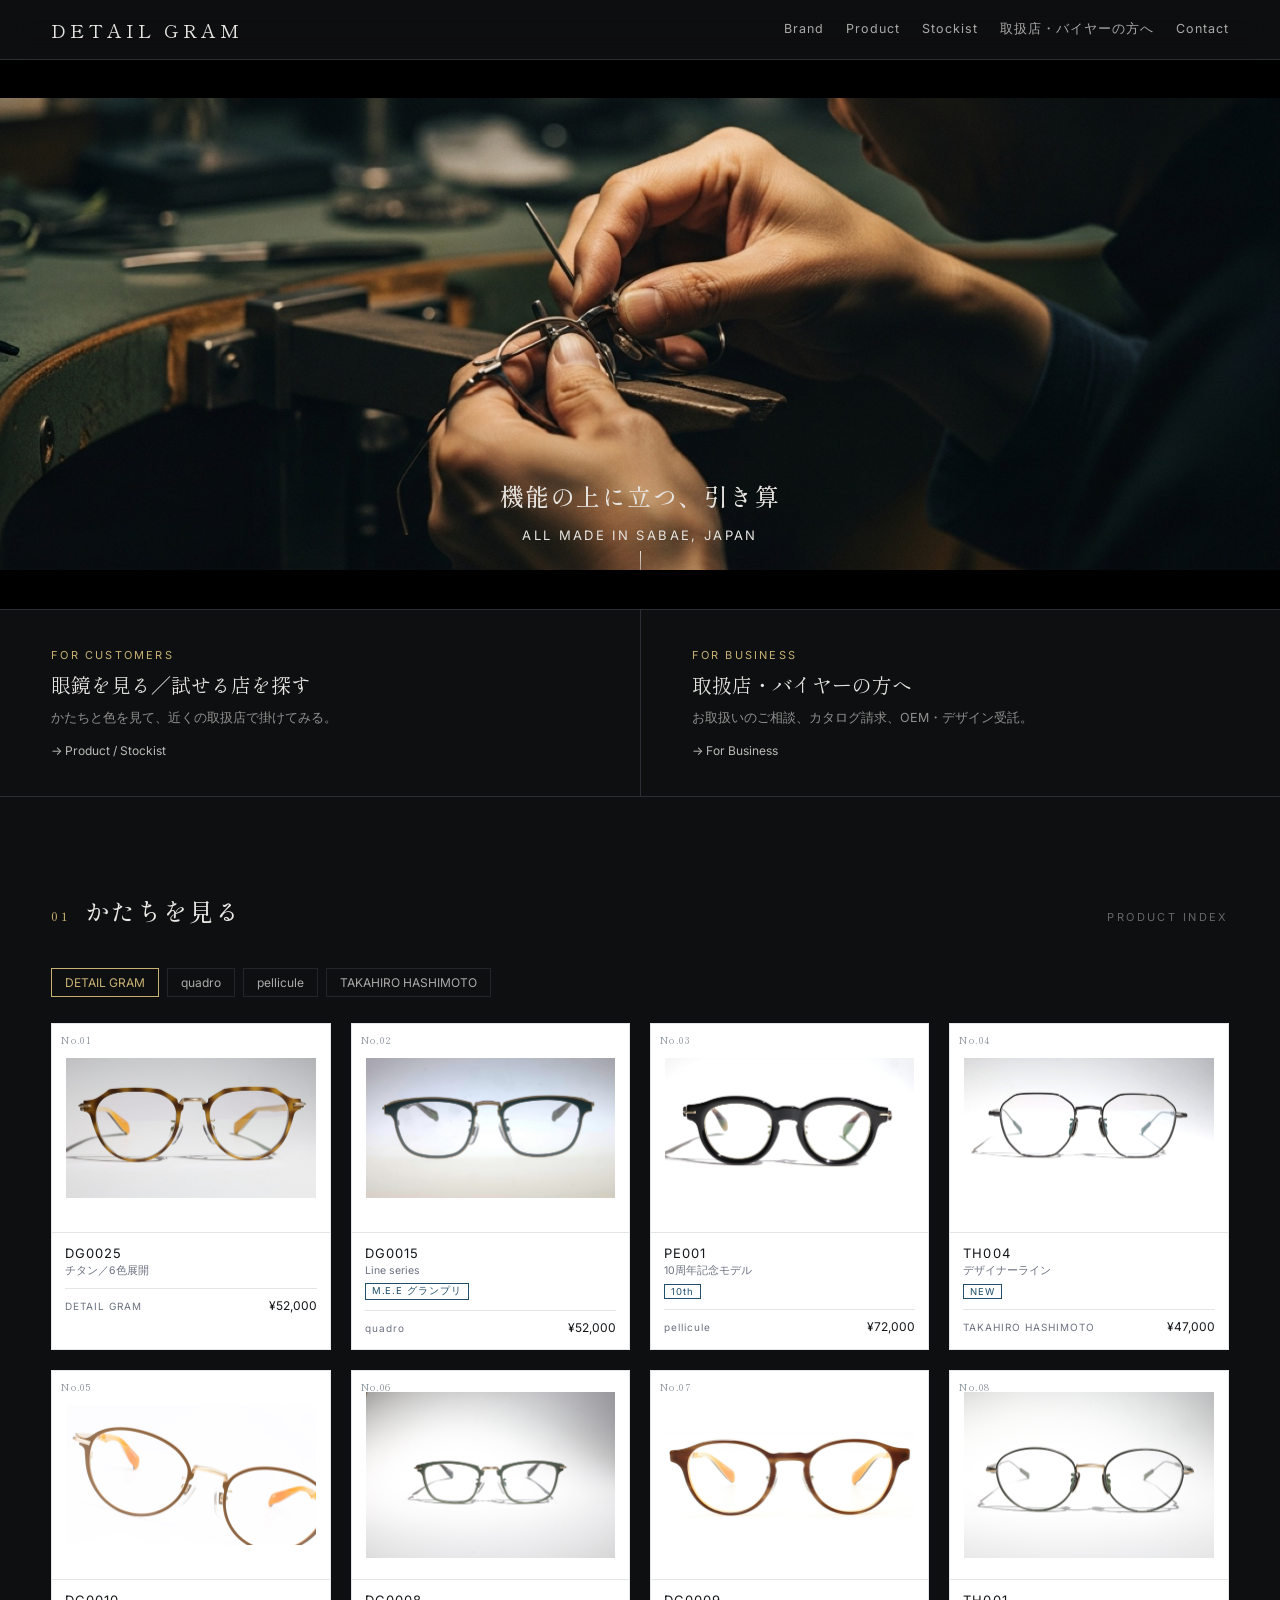
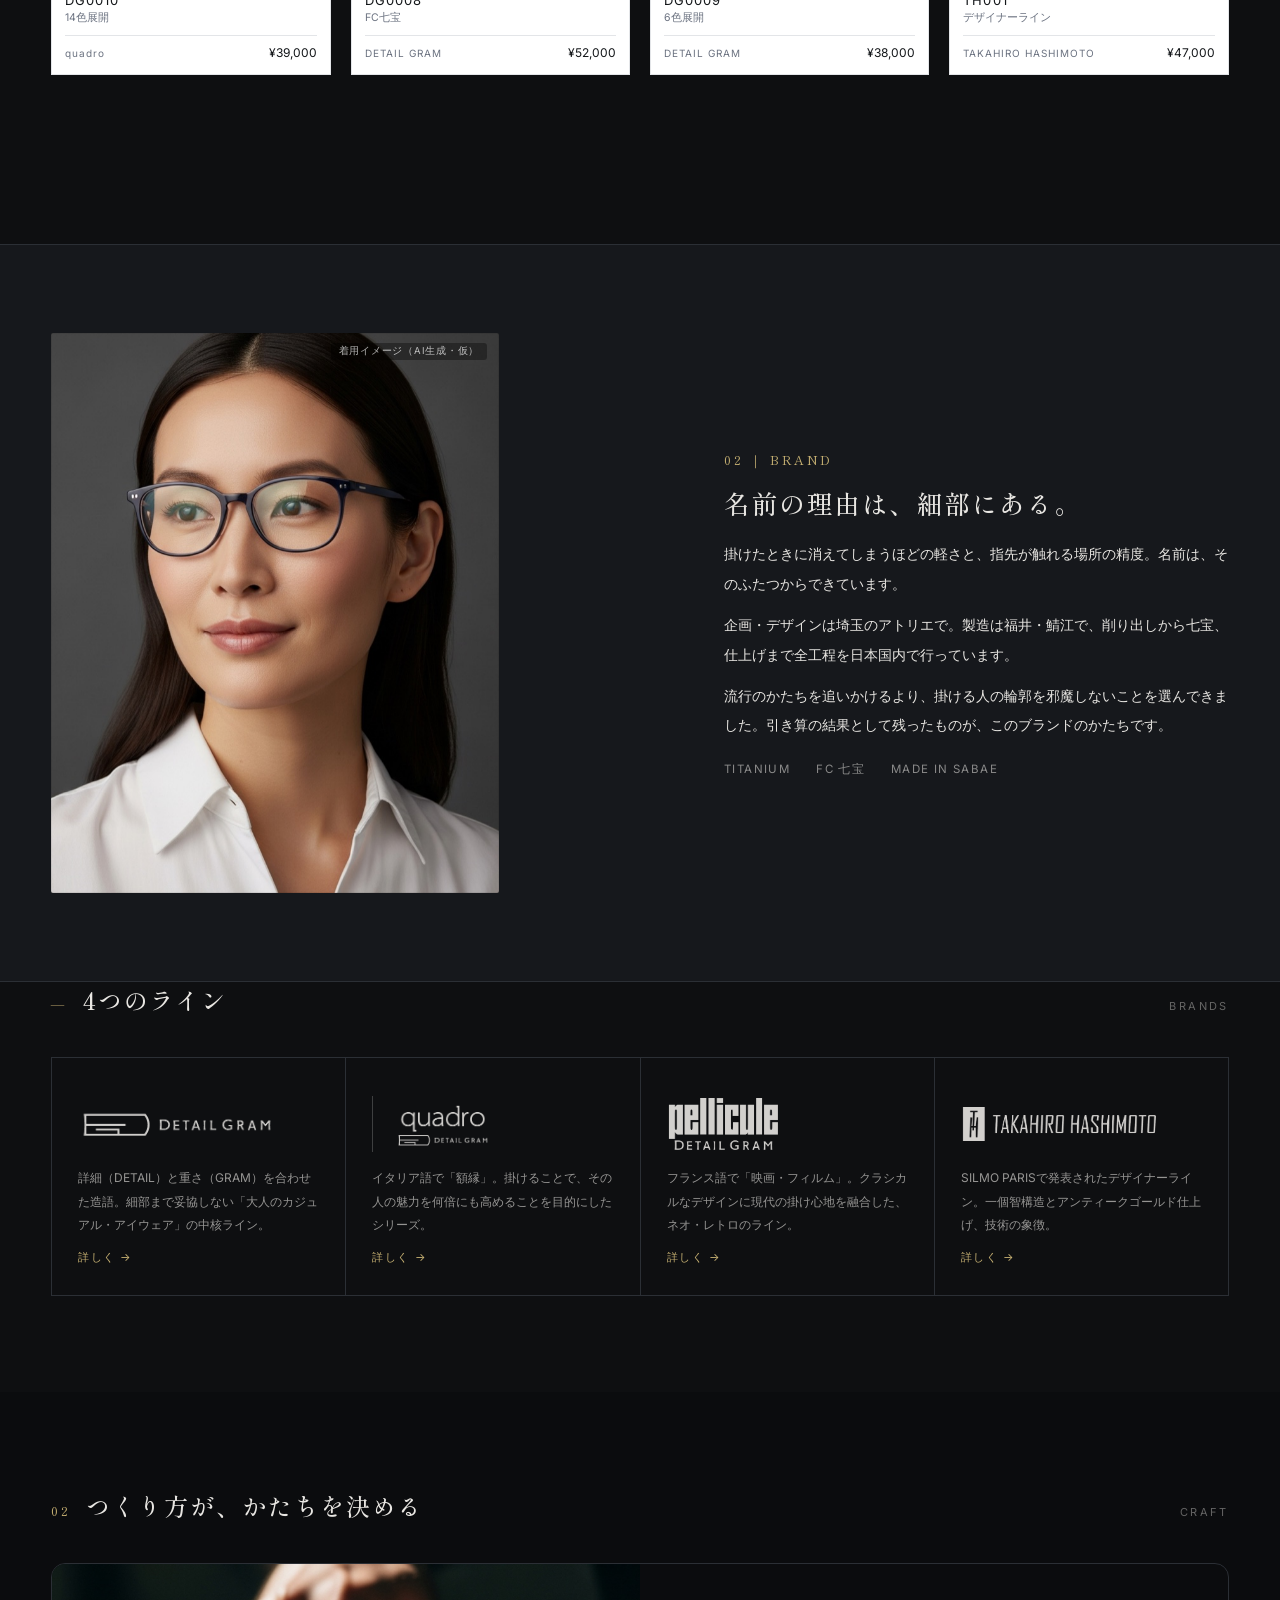
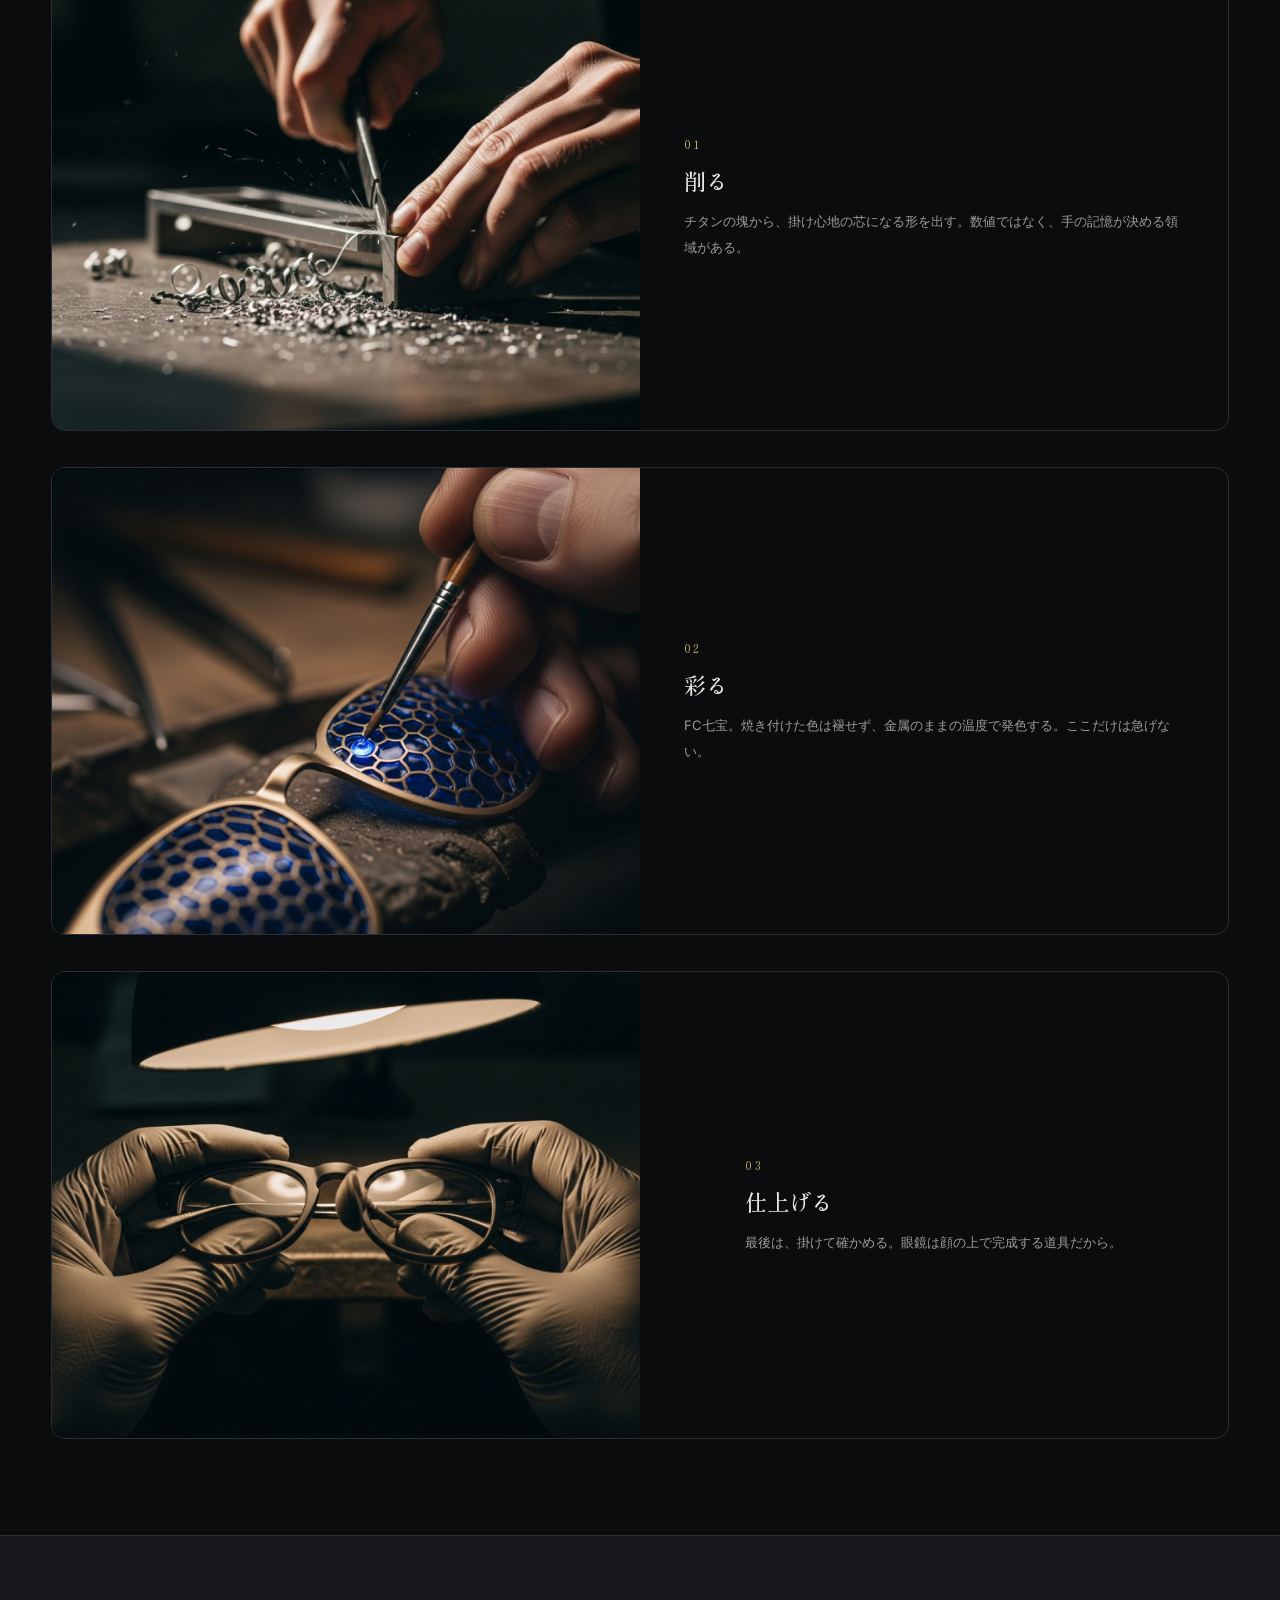
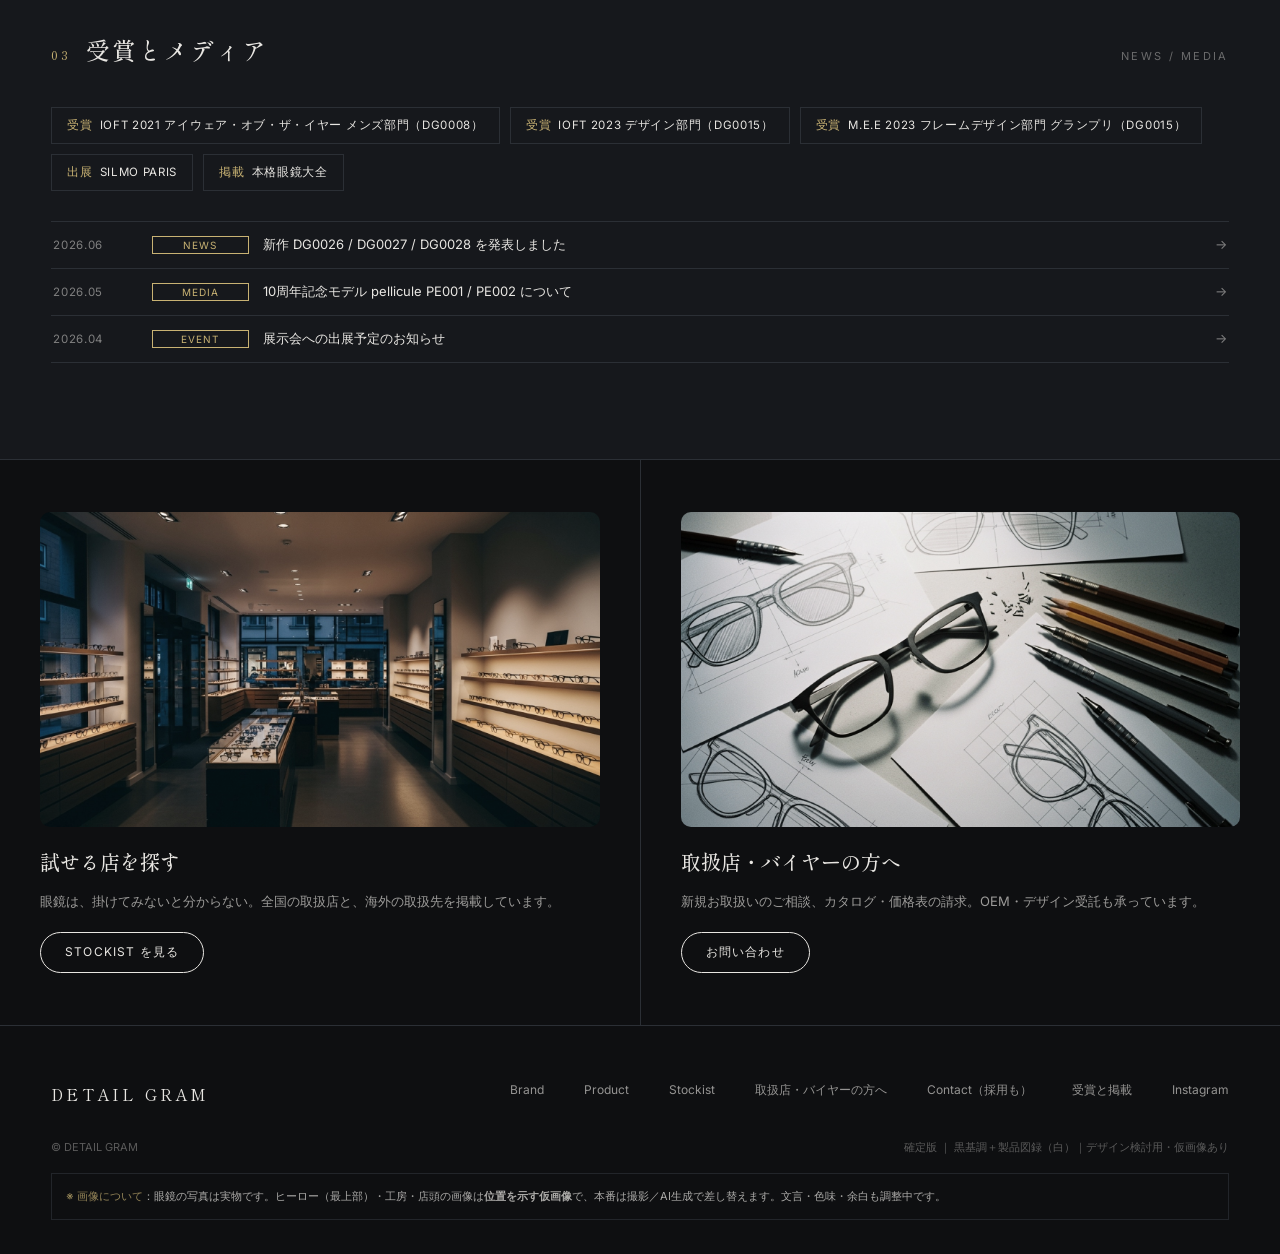
<file: final-black.html>
<!DOCTYPE html>
<html lang="ja">
<head>
<meta charset="utf-8">
<meta name="viewport" content="width=device-width, initial-scale=1">
<meta name="robots" content="noindex,nofollow">
<title>DETAIL GRAM ｜ トップページ 確定版（黒基調＋白の製品図録）</title>
<link rel="preconnect" href="https://fonts.googleapis.com">
<link rel="preconnect" href="https://fonts.gstatic.com" crossorigin>
<link href="https://fonts.googleapis.com/css2?family=Shippori+Mincho:wght@500;600&family=Inter:wght@300;400;500;700&display=swap" rel="stylesheet">
<link rel="stylesheet" href="assets/br-kit.css">
<link rel="stylesheet" href="assets/dg-base.css">
<style>
  /* ===== A案：墨地 × 工房のシネマ ==========================
     地色＝墨/オフブラック（生成り禁止ルール準拠）
     固有の仕掛け＝"DETAIL"＝ディテールへ寄る（拡大鏡セクション）
     ======================================================= */
  :root{
    --ink:#0e0f11; --ink-2:#16181c; --paper:#e8e6e2; --paper-dim:#a8a9ad;
    --line:#2b2f35; --accent:#c8b273; /* 真鍮 */
    --sans:'Inter',system-ui,'Hiragino Kaku Gothic ProN','Yu Gothic',sans-serif;
    --serif:'Shippori Mincho','Hiragino Mincho ProN',serif;
  }
  body{ background:var(--ink); color:var(--paper); font-family:var(--sans); }

  /* --- ヘッダー（Horizonのheader-groupは触らない前提。見た目確認用） --- */
  .dg-header{ position:sticky; top:0; z-index:50; display:flex; align-items:center; gap:28px;
    padding:16px 4vw; border-bottom:1px solid var(--line); background:rgba(14,15,17,.72); backdrop-filter:blur(14px); }
  .dg-logo{ font-family:var(--serif); font-size:19px; letter-spacing:.22em; }
  .dg-nav{ display:flex; gap:22px; margin-left:auto; font-size:12.5px; letter-spacing:.08em; }
  .dg-nav a{ opacity:.72 } .dg-nav a:hover{ opacity:1 }
  .dg-nav .is-store{ opacity:1; border:1px solid var(--line); padding:6px 14px; }

  /* --- HERO：写真1枚を映画のカットに（br-cinema） --- */
  .hero{ position:relative; }
  .hero .br-cinema{ background:#000; overflow:hidden }
  /* ヒーロー・スライドショー：フワッとクロスフェード＋弧を描くドリフト(クラシックKen Burns) */
  .hero-slider{ position:relative }
  .hero-slider .hs{ position:absolute; inset:0; width:100%; height:100%; object-fit:cover;
    opacity:0; transition:opacity 2s ease; }
  /* br-kitの .br-cinema>img{animation:none!important} を上書きするため !important 指定 */
  .hero-slider .hs.on{ opacity:1; animation:heroDrift 20s ease-in-out infinite alternate !important; }
  .hero-slider .hs:nth-child(2).on{ animation:heroDrift2 20s ease-in-out infinite alternate !important; }
  .hero-slider .hs:nth-child(3).on{ animation:heroDrift3 20s ease-in-out infinite alternate !important; }
  .hero-slider .hs:nth-child(4).on{ animation:heroDrift4 20s ease-in-out infinite alternate !important; }
  /* 弧を描くように移動しながら微ズーム（円運動感） */
  @keyframes heroDrift{ 0%{transform:scale(1.12) translate(-1.5%,-1%)} 50%{transform:scale(1.16) translate(1.5%,0.5%)} 100%{transform:scale(1.12) translate(1%,1.5%)} }
  @keyframes heroDrift2{ 0%{transform:scale(1.12) translate(1.5%,-1%)} 50%{transform:scale(1.16) translate(-1%,1%)} 100%{transform:scale(1.12) translate(-1.5%,-1.5%)} }
  @keyframes heroDrift3{ 0%{transform:scale(1.13) translate(-1%,1.5%)} 50%{transform:scale(1.17) translate(1%,-1%)} 100%{transform:scale(1.13) translate(1.5%,0.5%)} }
  @keyframes heroDrift4{ 0%{transform:scale(1.12) translate(1%,1%)} 50%{transform:scale(1.16) translate(-1.5%,-0.5%)} 100%{transform:scale(1.12) translate(-1%,1.5%)} }
  @media (prefers-reduced-motion: reduce){ .hero-slider .hs.on{ animation:none !important; transform:scale(1.05) } }
  .hero-copy{ position:absolute; inset:auto 0 12% 0; text-align:center; }
  .hero-copy h1{ font-family:var(--serif); font-weight:500; margin:0 0 14px;
    font-size:clamp(1.6rem,.9rem+2.4vw,3.1rem); letter-spacing:.06em; }
  .hero-copy p{ margin:0; font-size:13px; letter-spacing:.18em; opacity:.66 }
  .hero-scroll{ position:absolute; left:50%; bottom:18px; width:1px; height:40px; background:linear-gradient(var(--paper),transparent) }

  /* --- 2導線 --- */
  .gates{ display:grid; grid-template-columns:1fr 1fr; gap:1px; background:var(--line); border-block:1px solid var(--line) }
  .gate{ background:var(--ink); padding:38px 4vw; display:flex; flex-direction:column; gap:8px; transition:background .3s }
  .gate:hover{ background:var(--ink-2) }
  .gate .k{ font-size:11px; letter-spacing:.2em; color:var(--accent) }
  .gate .t{ font-family:var(--serif); font-size:1.25rem }
  .gate .d{ font-size:12.5px; opacity:.6; line-height:1.8 }
  .gate .go{ margin-top:6px; font-size:12px; opacity:.8 }

  /* --- セクション共通 --- */
  .sec{ padding:96px 0 }
  .sec-head{ display:flex; align-items:baseline; gap:16px; margin-bottom:40px }
  .sec-head .no{ font-family:var(--serif); color:var(--accent); font-size:13px; letter-spacing:.2em }
  .sec-head h2{ font-family:var(--serif); font-weight:500; font-size:clamp(1.3rem,.9rem+1.1vw,2rem); letter-spacing:.08em; margin:0 }
  .sec-head .en{ margin-left:auto; font-size:11px; letter-spacing:.22em; opacity:.4 }

  /* --- PRODUCT --- */
  .lines{ display:flex; gap:10px; flex-wrap:wrap; margin-bottom:26px; font-size:12px }
  .lines span{ border:1px solid var(--line); padding:7px 15px; opacity:.75 }
  .lines span:first-child{ border-color:var(--accent); color:var(--accent); opacity:1 }
  .grid{ display:grid; grid-template-columns:repeat(4,1fr); gap:22px }
  .item figure{ margin:0; background:#fff; overflow:hidden }
  .item img{ width:100%; aspect-ratio:4/3; object-fit:contain; padding:10px; mix-blend-mode:multiply }
  .item .m{ display:flex; justify-content:space-between; margin-top:10px; font-size:12px }
  .item .m .c{ letter-spacing:.1em } .item .m .p{ opacity:.55 }

  /* --- 固有の仕掛け：DETAILへ寄る（拡大鏡） --- */
  .detail{ background:var(--ink-2); border-block:1px solid var(--line) }
  .detail-in{ display:grid; grid-template-columns:1.1fr .9fr; gap:56px; align-items:center; padding:88px 0 }
  .lens{ position:relative; overflow:hidden; background:#0b0c0e; aspect-ratio:4/5; max-height:560px }
  .lens img{ width:100%; height:100%; object-fit:cover; object-position:center 32%; display:block }
  /* Ken Burns スライダー：重ねてクロスフェード＋微速ズーム */
  .kb-slider{ position:relative }
  .kb-slider .kb{ position:absolute; inset:0; opacity:0; transition:opacity 1.6s ease; will-change:opacity,transform }
  .kb-slider .kb.on{ opacity:1; animation:kbzoom 7s ease-out both }
  @keyframes kbzoom{ from{ transform:scale(1) } to{ transform:scale(1.09) } }
  @media (prefers-reduced-motion: reduce){
    .kb-slider .kb{ transition:none } .kb-slider .kb.on{ animation:none }
  }
  .lens::after{ content:""; position:absolute; inset:0; box-shadow:inset 0 0 0 1px rgba(0,0,0,.08) }
  /* --- 着用写真スライド（BRANDセクション左） --- */
  .wear-slider{ position:relative; overflow:hidden; background:#0b0c0e; aspect-ratio:3/4 }
  .ws-track{ display:flex; width:100%; height:100%; transition:transform .8s cubic-bezier(.6,.01,.2,1) }
  .ws-track img{ width:100%; height:100%; flex:0 0 100%; object-fit:cover }
  .ws-dots{ position:absolute; left:0; right:0; bottom:14px; display:flex; gap:7px; justify-content:center; z-index:2 }
  .ws-dots i{ width:6px; height:6px; border-radius:999px; background:rgba(255,255,255,.4); display:block; transition:.3s }
  .ws-dots i.on{ background:#fff; width:18px; border-radius:3px }
  .ws-note{ position:absolute; top:10px; right:12px; font-family:var(--mono); font-size:9.5px; letter-spacing:.08em; color:rgba(255,255,255,.7); background:rgba(0,0,0,.35); padding:2px 8px; border-radius:3px; z-index:2 }
  .detail h3{ font-family:var(--serif); font-weight:500; font-size:1.6rem; margin:0 0 18px; letter-spacing:.06em }
  .detail p{ line-height:2.1; font-size:14px; opacity:.72; margin:0 0 12px }
  .detail .spec{ margin-top:22px; display:flex; gap:26px; font-size:11.5px; letter-spacing:.12em; opacity:.55 }

  /* --- CRAFT：積み重なる章（br-sticky-story） --- */
  .craft{ background:#0b0c0e }
  .panel{ display:grid; grid-template-columns:1fr 1fr; gap:0; border:1px solid var(--line); overflow:hidden; background:#0b0c0e }
  .panel img{ width:100%; height:100%; object-fit:cover; min-height:300px }
  .panel .tx{ padding:44px; display:flex; flex-direction:column; justify-content:center; gap:12px }
  .panel .n{ font-family:var(--serif); color:var(--accent); font-size:12px; letter-spacing:.2em }
  .panel h3{ font-family:var(--serif); font-weight:500; font-size:1.4rem; margin:0 }
  .panel p{ font-size:13px; line-height:2; opacity:.66; margin:0 }

  /* --- NEWS / MEDIA（受賞・掲載＝B2Bの信頼づけ） --- */
  .media{ background:var(--ink-2); border-block:1px solid var(--line) }
  .awards{ display:flex; flex-wrap:wrap; gap:10px; margin-bottom:30px }
  .awards span{ border:1px solid var(--line); padding:10px 15px; font-size:11.5px; letter-spacing:.06em; opacity:.8 }
  .awards span b{ color:var(--accent); font-weight:500; margin-right:7px }
  .news .nrow{ display:grid; grid-template-columns:6.5em 7.5em 1fr 1.4em; gap:14px; align-items:baseline;
    padding:14px 2px; border-bottom:1px solid var(--line); font-size:13px; transition:padding-left .25s }
  .news .nrow:first-child{ border-top:1px solid var(--line) }
  .news .nrow:hover{ padding-left:9px; background:rgba(255,255,255,.02) }
  .news .d{ font-size:11.5px; opacity:.5; letter-spacing:.06em }
  .news .c{ font-size:10px; letter-spacing:.1em; color:var(--accent); border:1px solid var(--accent); padding:2px 0; text-align:center }
  .news .arw{ opacity:.5; text-align:right }
  .news .nrow:hover .arw{ opacity:1 }

  /* --- PRODUCT（黒背景のまま・カードだけ白が浮かぶ） --- */
  .zuroku{ background:var(--ink); color:var(--paper) }
  .z-lines{ display:flex; gap:8px; flex-wrap:wrap; margin:22px 0 26px; font-size:12px }
  .z-lines span{ border:1px solid var(--line); padding:6px 13px; opacity:.72 }
  .z-lines span:first-child{ border-color:var(--accent); color:var(--accent); opacity:1 }
  .z-grid{ display:grid; grid-template-columns:repeat(4,1fr); gap:20px }
  .z-card{ background:#fff; border:1px solid #e3e5e8; display:block; transition:transform .25s, box-shadow .25s }
  .z-card:hover{ transform:translateY(-3px); box-shadow:0 14px 30px rgba(0,0,0,.5) }
  .z-card figure{ margin:0; position:relative; border-bottom:1px solid #e3e5e8 }
  .z-card img{ width:100%; aspect-ratio:4/3; object-fit:contain; padding:14px; mix-blend-mode:multiply }
  .z-no{ position:absolute; top:8px; left:9px; font-family:var(--serif); font-size:10px; letter-spacing:.14em; color:#8a929c }
  .z-body{ padding:12px 13px 14px; color:#14171a }
  .z-name{ font-size:13px; letter-spacing:.08em }
  .z-sub{ font-size:10.5px; color:#6b7280; margin-top:3px }
  .z-tag{ display:inline-block; margin-top:6px; font-size:9.5px; letter-spacing:.1em; color:#1f4f6b; border:1px solid #1f4f6b; padding:1px 6px }
  .z-foot{ display:flex; justify-content:space-between; align-items:baseline; margin-top:10px; padding-top:9px; border-top:1px solid #e3e5e8 }
  .z-line{ font-size:10px; color:#6b7280; letter-spacing:.1em }
  .z-price{ font-size:12px; color:#14171a }
  .z-more{ margin-top:30px; text-align:center }
  .z-more a{ display:inline-block; border:1px solid var(--paper); padding:12px 30px; font-size:12.5px; letter-spacing:.08em; opacity:.85 }
  .z-more a:hover{ background:var(--paper); color:var(--ink); opacity:1 }

  /* --- LINES（4ブランド紹介） --- */
  .lines-grid{ display:grid; grid-template-columns:repeat(4,1fr); gap:1px; background:var(--line); border:1px solid var(--line) }
  .line-card{ background:var(--ink); padding:38px 26px 30px; display:flex; flex-direction:column; gap:14px; transition:background .3s }
  .line-card:hover{ background:var(--ink-2) }
  .line-card .lg{ height:56px; display:flex; align-items:center }
  .line-card .lg img{ max-height:100%; max-width:82%; width:auto; object-fit:contain }
  .line-card p{ margin:0; font-size:12px; line-height:1.95; opacity:.62; flex:1 }
  .line-card .go{ font-size:11px; letter-spacing:.14em; color:var(--accent) }

  /* --- STOCKIST / BUSINESS --- */
  .two{ display:grid; grid-template-columns:1fr 1fr; gap:1px; background:var(--line) }
  .two > div{ background:var(--ink); padding:52px 40px }
  .two img{ width:100%; aspect-ratio:16/9; object-fit:cover; margin-bottom:20px; filter:grayscale(.3) }
  .two h3{ font-family:var(--serif); font-weight:500; font-size:1.25rem; margin:0 0 12px }
  .two p{ font-size:13px; line-height:2; opacity:.65; margin:0 0 18px }
  .btn{ display:inline-block; border:1px solid var(--paper); padding:11px 24px; font-size:12px; letter-spacing:.1em }
  .btn:hover{ background:var(--paper); color:var(--ink) }

  /* --- FOOTER --- */
  .dg-footer{ border-top:1px solid var(--line); padding:56px 4vw 34px; font-size:12px }
  .f-top{ display:flex; gap:40px; flex-wrap:wrap; margin-bottom:34px }
  .f-top .b{ font-family:var(--serif); font-size:16px; letter-spacing:.2em; margin-right:auto }
  .f-top a{ opacity:.62 } .f-top a:hover{ opacity:1 }
  .f-bot{ display:flex; justify-content:space-between; opacity:.35; font-size:11px }

  @media(max-width:900px){
    .grid{ grid-template-columns:repeat(2,1fr) }
    .z-grid{ grid-template-columns:repeat(2,1fr) }
    .gates,.detail-in,.panel,.two{ grid-template-columns:1fr }
    .lines-grid{ grid-template-columns:repeat(2,1fr) }
    .dg-nav{ display:none }
  }
</style>
</head>
<body>
<div class="br-grain" aria-hidden="true"></div>

<!-- ===== header（Horizon: header-group は触らない／確認用） ===== -->
<header class="dg-header">
  <span class="dg-logo">DETAIL GRAM</span>
  <nav class="dg-nav">
    <a href="brand.html">Brand</a><a href="product.html">Product</a><a href="stockist.html">Stockist</a>
    <a href="for-business.html">取扱店・バイヤーの方へ</a><a href="contact.html">Contact</a>
  </nav>
</header>

<!-- ===== SECTION: hero  → detailgram-home-hero.liquid ===== -->
<section class="dg-section hero">
  <div class="br-cinema hero-slider">
    <img class="hs on" src="assets/dummy/scene_hero.jpg" alt="鯖江の工房（ダミー）">
    <img class="hs" src="assets/dummy/hero_2.jpg" alt="鯖江の工房（ダミー）">
    <img class="hs" src="assets/dummy/hero_3.jpg" alt="仕上げ（ダミー）">
    <img class="hs" src="assets/dummy/hero_4.jpg" alt="完成（ダミー）">
  </div>
  <div class="hero-copy">
    <h1 data-br="chars">機能の上に立つ、引き算</h1>
    <p data-br="reveal" data-br-delay=".5s">ALL MADE IN SABAE, JAPAN</p>
  </div>
  <span class="hero-scroll"></span>
</section>

<!-- ===== SECTION: gates（2導線） → detailgram-home-gates.liquid ===== -->
<section class="dg-section gates" data-br="stagger">
  <a class="gate" href="product.html">
    <span class="k">FOR CUSTOMERS</span>
    <span class="t">眼鏡を見る／試せる店を探す</span>
    <span class="d">かたちと色を見て、近くの取扱店で掛けてみる。</span>
    <span class="go">→ Product / Stockist</span>
  </a>
  <a class="gate" href="for-business.html">
    <span class="k">FOR BUSINESS</span>
    <span class="t">取扱店・バイヤーの方へ</span>
    <span class="d">お取扱いのご相談、カタログ請求、OEM・デザイン受託。</span>
    <span class="go">→ For Business</span>
  </a>
</section>

<!-- ===== SECTION: product（白の製品図録を移植＝黒基調の中の"白い島") ===== -->
<!--        → detailgram-home-product.liquid -->
<section class="dg-section sec zuroku">
  <div class="dg-wrap">
    <div class="sec-head" data-br="reveal">
      <span class="no">01</span><h2>かたちを見る</h2><span class="en">PRODUCT INDEX</span>
    </div>
    <div class="z-lines" data-br="reveal">
      <span>DETAIL GRAM</span><span>quadro</span><span>pellicule</span><span>TAKAHIRO HASHIMOTO</span>
    </div>
    <div class="z-grid" data-br="stagger" data-br-step="0.06">
      <a class="z-card" href="product-detail.html"><figure><span class="z-no">No.01</span><img src="assets/products/DG0025.jpg" alt="DG0025"></figure><div class="z-body"><div class="z-name">DG0025</div><div class="z-sub">チタン／6色展開</div><div class="z-foot"><span class="z-line">DETAIL GRAM</span><span class="z-price">¥52,000</span></div></div></a>
      <a class="z-card" href="product-detail.html"><figure><span class="z-no">No.02</span><img src="assets/products/DG0015.jpg" alt="DG0015"></figure><div class="z-body"><div class="z-name">DG0015</div><div class="z-sub">Line series</div><span class="z-tag">M.E.E グランプリ</span><div class="z-foot"><span class="z-line">quadro</span><span class="z-price">¥52,000</span></div></div></a>
      <a class="z-card" href="product-detail.html"><figure><span class="z-no">No.03</span><img src="assets/products/PE001.jpg" alt="PE001"></figure><div class="z-body"><div class="z-name">PE001</div><div class="z-sub">10周年記念モデル</div><span class="z-tag">10th</span><div class="z-foot"><span class="z-line">pellicule</span><span class="z-price">¥72,000</span></div></div></a>
      <a class="z-card" href="product-detail.html"><figure><span class="z-no">No.04</span><img src="assets/products/TH004.jpg" alt="TH004"></figure><div class="z-body"><div class="z-name">TH004</div><div class="z-sub">デザイナーライン</div><span class="z-tag">NEW</span><div class="z-foot"><span class="z-line">TAKAHIRO HASHIMOTO</span><span class="z-price">¥47,000</span></div></div></a>
      <a class="z-card" href="product-detail.html"><figure><span class="z-no">No.05</span><img src="assets/products/DG0010.jpg" alt="DG0010"></figure><div class="z-body"><div class="z-name">DG0010</div><div class="z-sub">14色展開</div><div class="z-foot"><span class="z-line">quadro</span><span class="z-price">¥39,000</span></div></div></a>
      <a class="z-card" href="product-detail.html"><figure><span class="z-no">No.06</span><img src="assets/products/DG0008.jpg" alt="DG0008"></figure><div class="z-body"><div class="z-name">DG0008</div><div class="z-sub">FC七宝</div><div class="z-foot"><span class="z-line">DETAIL GRAM</span><span class="z-price">¥52,000</span></div></div></a>
      <a class="z-card" href="product-detail.html"><figure><span class="z-no">No.07</span><img src="assets/products/DG0009.jpg" alt="DG0009"></figure><div class="z-body"><div class="z-name">DG0009</div><div class="z-sub">6色展開</div><div class="z-foot"><span class="z-line">DETAIL GRAM</span><span class="z-price">¥38,000</span></div></div></a>
      <a class="z-card" href="product-detail.html"><figure><span class="z-no">No.08</span><img src="assets/products/TH001.jpg" alt="TH001"></figure><div class="z-body"><div class="z-name">TH001</div><div class="z-sub">デザイナーライン</div><div class="z-foot"><span class="z-line">TAKAHIRO HASHIMOTO</span><span class="z-price">¥47,000</span></div></div></a>
    </div>
    <div class="z-more" data-br="reveal"><a href="product.html">すべての製品を見る（37型）→</a></div>
  </div>
</section>

<!-- ===== SECTION: brand（＝Brand/About。着用写真スライド＋ブランドの由来） ===== -->
<!--        → detailgram-home-brand.liquid -->
<section class="dg-section detail">
  <div class="dg-wrap detail-in">
    <div class="lens r-frame kb-slider" data-br="reveal">
      <img class="kb on" src="assets/wearing/wear_wh_m.jpg" alt="着用イメージ（AI生成・仮）">
      <img class="kb" src="assets/wearing/wear_as_f.jpg" alt="着用イメージ（AI生成・仮）">
      <img class="kb" src="assets/wearing/wear_bk_m.jpg" alt="着用イメージ（AI生成・仮）">
      <img class="kb" src="assets/wearing/wear_wh_f.jpg" alt="着用イメージ（AI生成・仮）">
      <img class="kb" src="assets/wearing/wear_as_m.jpg" alt="着用イメージ（AI生成・仮）">
      <img class="kb" src="assets/wearing/wear_bk_f.jpg" alt="着用イメージ（AI生成・仮）">
      <span class="ws-note">着用イメージ（AI生成・仮）</span>
    </div>
    <div>
      <span class="no" style="font-family:var(--serif);color:var(--accent);font-size:13px;letter-spacing:.2em">02 ｜ BRAND</span>
      <h3 data-br="reveal" style="margin-top:14px">名前の理由は、細部にある。</h3>
      <p data-br="reveal" data-br-delay=".1s">掛けたときに消えてしまうほどの軽さと、指先が触れる場所の精度。名前は、そのふたつからできています。</p>
      <p data-br="reveal" data-br-delay=".2s">企画・デザインは埼玉のアトリエで。製造は福井・鯖江で、削り出しから七宝、仕上げまで全工程を日本国内で行っています。</p>
      <p data-br="reveal" data-br-delay=".3s">流行のかたちを追いかけるより、掛ける人の輪郭を邪魔しないことを選んできました。引き算の結果として残ったものが、このブランドのかたちです。</p>
      <div class="spec" data-br="reveal" data-br-delay=".4s"><span>TITANIUM</span><span>FC 七宝</span><span>MADE IN SABAE</span></div>
    </div>
  </div>
</section>

<!-- ===== SECTION: lines（4ブランド紹介） → detailgram-home-lines.liquid ===== -->
<section class="dg-section sec" style="padding-top:0">
  <div class="dg-wrap">
    <div class="sec-head" data-br="reveal">
      <span class="no">—</span><h2>4つのライン</h2><span class="en">BRANDS</span>
    </div>
    <div class="lines-grid" data-br="stagger" data-br-step="0.07">
      <a class="line-card" href="brand.html#line-dg">
        <span class="lg"><img src="assets/logo/dg_w.png" alt="DETAIL GRAM"></span>
        <p>詳細（DETAIL）と重さ（GRAM）を合わせた造語。細部まで妥協しない「大人のカジュアル・アイウェア」の中核ライン。</p>
        <span class="go">詳しく →</span>
      </a>
      <a class="line-card" href="brand.html#line-quadro">
        <span class="lg"><img src="assets/logo/quadro_w.png" alt="quadro"></span>
        <p>イタリア語で「額縁」。掛けることで、その人の魅力を何倍にも高めることを目的にしたシリーズ。</p>
        <span class="go">詳しく →</span>
      </a>
      <a class="line-card" href="brand.html#line-pellicule">
        <span class="lg"><img src="assets/logo/pellicule_w.png" alt="pellicule"></span>
        <p>フランス語で「映画・フィルム」。クラシカルなデザインに現代の掛け心地を融合した、ネオ・レトロのライン。</p>
        <span class="go">詳しく →</span>
      </a>
      <a class="line-card" href="brand.html#line-th">
        <span class="lg"><img src="assets/logo/th_w.png" alt="TAKAHIRO HASHIMOTO"></span>
        <p>SILMO PARISで発表されたデザイナーライン。一個智構造とアンティークゴールド仕上げ、技術の象徴。</p>
        <span class="go">詳しく →</span>
      </a>
    </div>
  </div>
</section>

<!-- ===== SECTION: craft（工程の章立て・積層） → detailgram-home-craft.liquid ===== -->
<section class="dg-section sec craft">
  <div class="dg-wrap">
    <div class="sec-head" data-br="reveal">
      <span class="no">02</span><h2>つくり方が、かたちを決める</h2><span class="en">CRAFT</span>
    </div>
    <div class="br-sticky-story" style="--br-panel-h:clamp(400px,52vh,520px)">
      <div class="br-panel panel r-card">
        <img src="assets/dummy/scene_craft1.jpg" alt="削り出し（ダミー）">
        <div class="tx"><span class="n">01</span><h3>削る</h3><p>チタンの塊から、掛け心地の芯になる形を出す。数値ではなく、手の記憶が決める領域がある。</p></div>
      </div>
      <div class="br-panel panel r-card">
        <img src="assets/dummy/scene_craft2.jpg" alt="七宝（ダミー）">
        <div class="tx"><span class="n">02</span><h3>彩る</h3><p>FC七宝。焼き付けた色は褪せず、金属のままの温度で発色する。ここだけは急げない。</p></div>
      </div>
      <div class="br-panel panel r-card">
        <img src="assets/dummy/scene_craft3.jpg" alt="仕上げ（ダミー）">
        <div class="tx"><span class="n">03</span><h3>仕上げる</h3><p>最後は、掛けて確かめる。眼鏡は顔の上で完成する道具だから。</p></div>
      </div>
    </div>
  </div>
</section>

<!-- ===== SECTION: news / media（受賞・掲載＝信頼づけ） ===== -->
<!--        → detailgram-home-media.liquid -->
<section class="dg-section media">
  <div class="dg-wrap sec">
    <div class="sec-head" data-br="reveal">
      <span class="no">03</span><h2>受賞とメディア</h2><span class="en">NEWS / MEDIA</span>
    </div>
    <div class="awards" data-br="stagger" data-br-step="0.06">
      <span><b>受賞</b>IOFT 2021 アイウェア・オブ・ザ・イヤー メンズ部門（DG0008）</span>
      <span><b>受賞</b>IOFT 2023 デザイン部門（DG0015）</span>
      <span><b>受賞</b>M.E.E 2023 フレームデザイン部門 グランプリ（DG0015）</span>
      <span><b>出展</b>SILMO PARIS</span>
      <span><b>掲載</b>本格眼鏡大全</span>
    </div>
    <div class="news" data-br="reveal">
      <a class="nrow" href="#"><span class="d">2026.06</span><span class="c">NEWS</span><span>新作 DG0026 / DG0027 / DG0028 を発表しました</span><span class="arw">→</span></a>
      <a class="nrow" href="#"><span class="d">2026.05</span><span class="c">MEDIA</span><span>10周年記念モデル pellicule PE001 / PE002 について</span><span class="arw">→</span></a>
      <a class="nrow" href="#"><span class="d">2026.04</span><span class="c">EVENT</span><span>展示会への出展予定のお知らせ</span><span class="arw">→</span></a>
    </div>
  </div>
</section>

<!-- ===== SECTION: stockist / business → 各liquid 1本ずつ ===== -->
<section class="dg-section two">
  <div data-br="reveal">
    <img class="r-card" src="assets/dummy/scene_stockist.jpg" alt="店頭（ダミー）">
    <h3>試せる店を探す</h3>
    <p>眼鏡は、掛けてみないと分からない。全国の取扱店と、海外の取扱先を掲載しています。</p>
    <a class="btn r-pill" href="stockist.html">STOCKIST を見る</a>
  </div>
  <div data-br="reveal" data-br-delay=".1s">
    <img class="r-card" src="assets/dummy/scene_oem.jpg" alt="OEM（ダミー）">
    <h3>取扱店・バイヤーの方へ</h3>
    <p>新規お取扱いのご相談、カタログ・価格表の請求。OEM・デザイン受託も承っています。</p>
    <a class="btn r-pill" href="for-business.html">お問い合わせ</a>
  </div>
</section>

<!-- ===== footer（Horizon: footer-group は触らない／確認用） ===== -->
<footer class="dg-footer">
  <div class="f-top">
    <span class="b">DETAIL GRAM</span>
    <a href="brand.html">Brand</a><a href="product.html">Product</a><a href="stockist.html">Stockist</a>
    <a href="for-business.html">取扱店・バイヤーの方へ</a><a href="contact.html">Contact（採用も）</a><a href="awards.html">受賞と掲載</a><a href="https://www.instagram.com/detailgram_inc/" rel="noopener">Instagram</a>
  </div>
  <div class="f-bot"><span>© DETAIL GRAM</span><span>確定版 ｜ 黒基調＋製品図録（白）｜デザイン検討用・仮画像あり</span></div>
  <div style="margin-top:18px;padding:12px 14px;border:1px solid var(--line);font-size:11px;line-height:1.9;opacity:.72">
    <b style="color:var(--accent);font-weight:500">※ 画像について</b>：眼鏡の写真は実物です。ヒーロー（最上部）・工房・店頭の画像は<b>位置を示す仮画像</b>で、本番は撮影／AI生成で差し替えます。文言・色味・余白も調整中です。
  </div>
</footer>

<script src="assets/br-kit.js"></script>
<script>
  /* 着用イメージ Ken Burns スライダー：重ねてクロスフェード＋各カットで微速ズーム */
  (function(){
    var slider = document.querySelector('.kb-slider');
    if(!slider) return;
    var imgs = slider.querySelectorAll('.kb');
    if(imgs.length < 2) return;
    var reduce = matchMedia('(prefers-reduced-motion: reduce)').matches;
    if(reduce) return; /* 動きを抑える設定なら1枚目のまま静止 */
    var i = 0, n = imgs.length;
    setInterval(function(){
      imgs[i].classList.remove('on');
      i = (i + 1) % n;
      var next = imgs[i];
      /* ズームをリスタートさせる（アニメを再適用） */
      next.style.animation = 'none'; void next.offsetWidth; next.style.animation = '';
      next.classList.add('on');
    }, 4200);
  })();

  /* ヒーロー・スライドショー切替（クロスフェード） */
  (function(){
    var hero = document.querySelector('.hero-slider');
    if(!hero) return;
    var imgs = hero.querySelectorAll('.hs');
    if(imgs.length < 2) return;
    if(matchMedia('(prefers-reduced-motion: reduce)').matches) return;
    var i = 0, n = imgs.length;
    setInterval(function(){
      imgs[i].classList.remove('on');
      i = (i + 1) % n;
      var nx = imgs[i];
      nx.style.animation='none'; void nx.offsetWidth; nx.style.animation='';
      nx.classList.add('on');
    }, 6000);
  })();
</script>
</body>
</html>
</file>
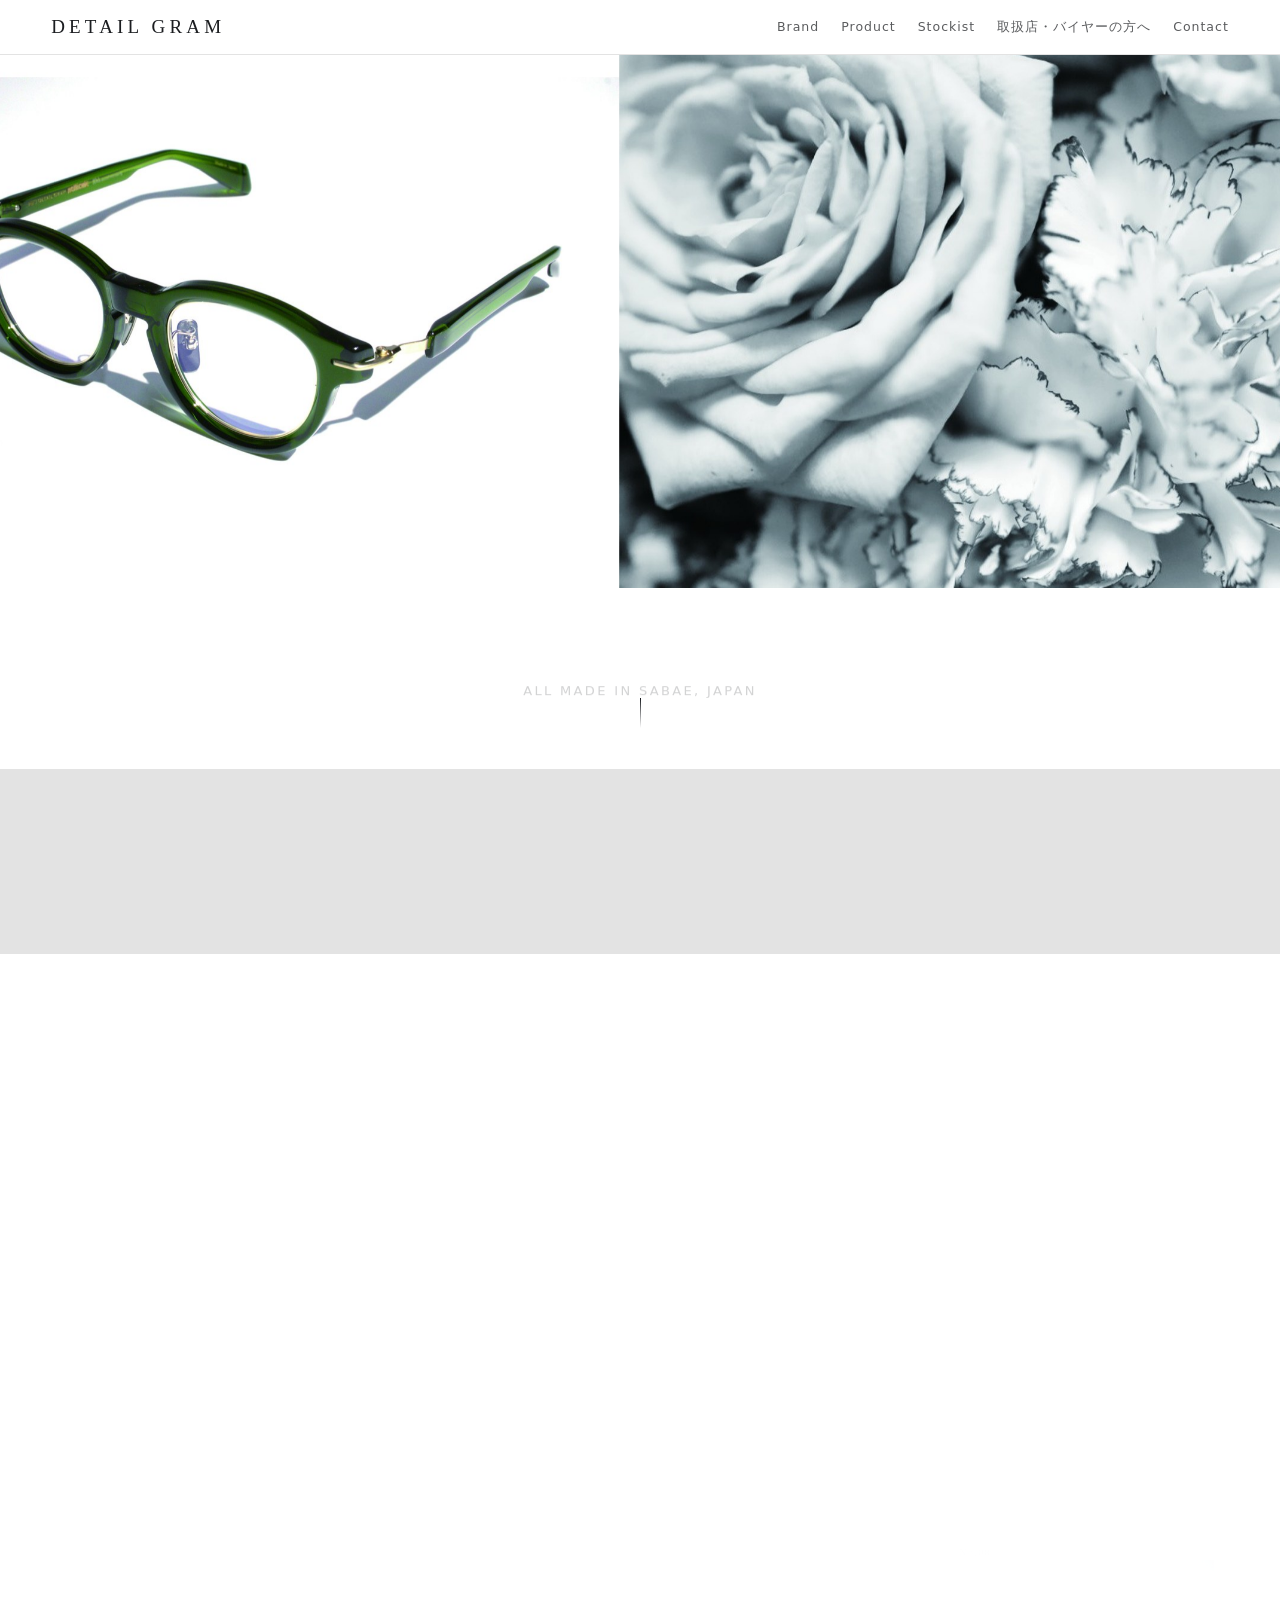
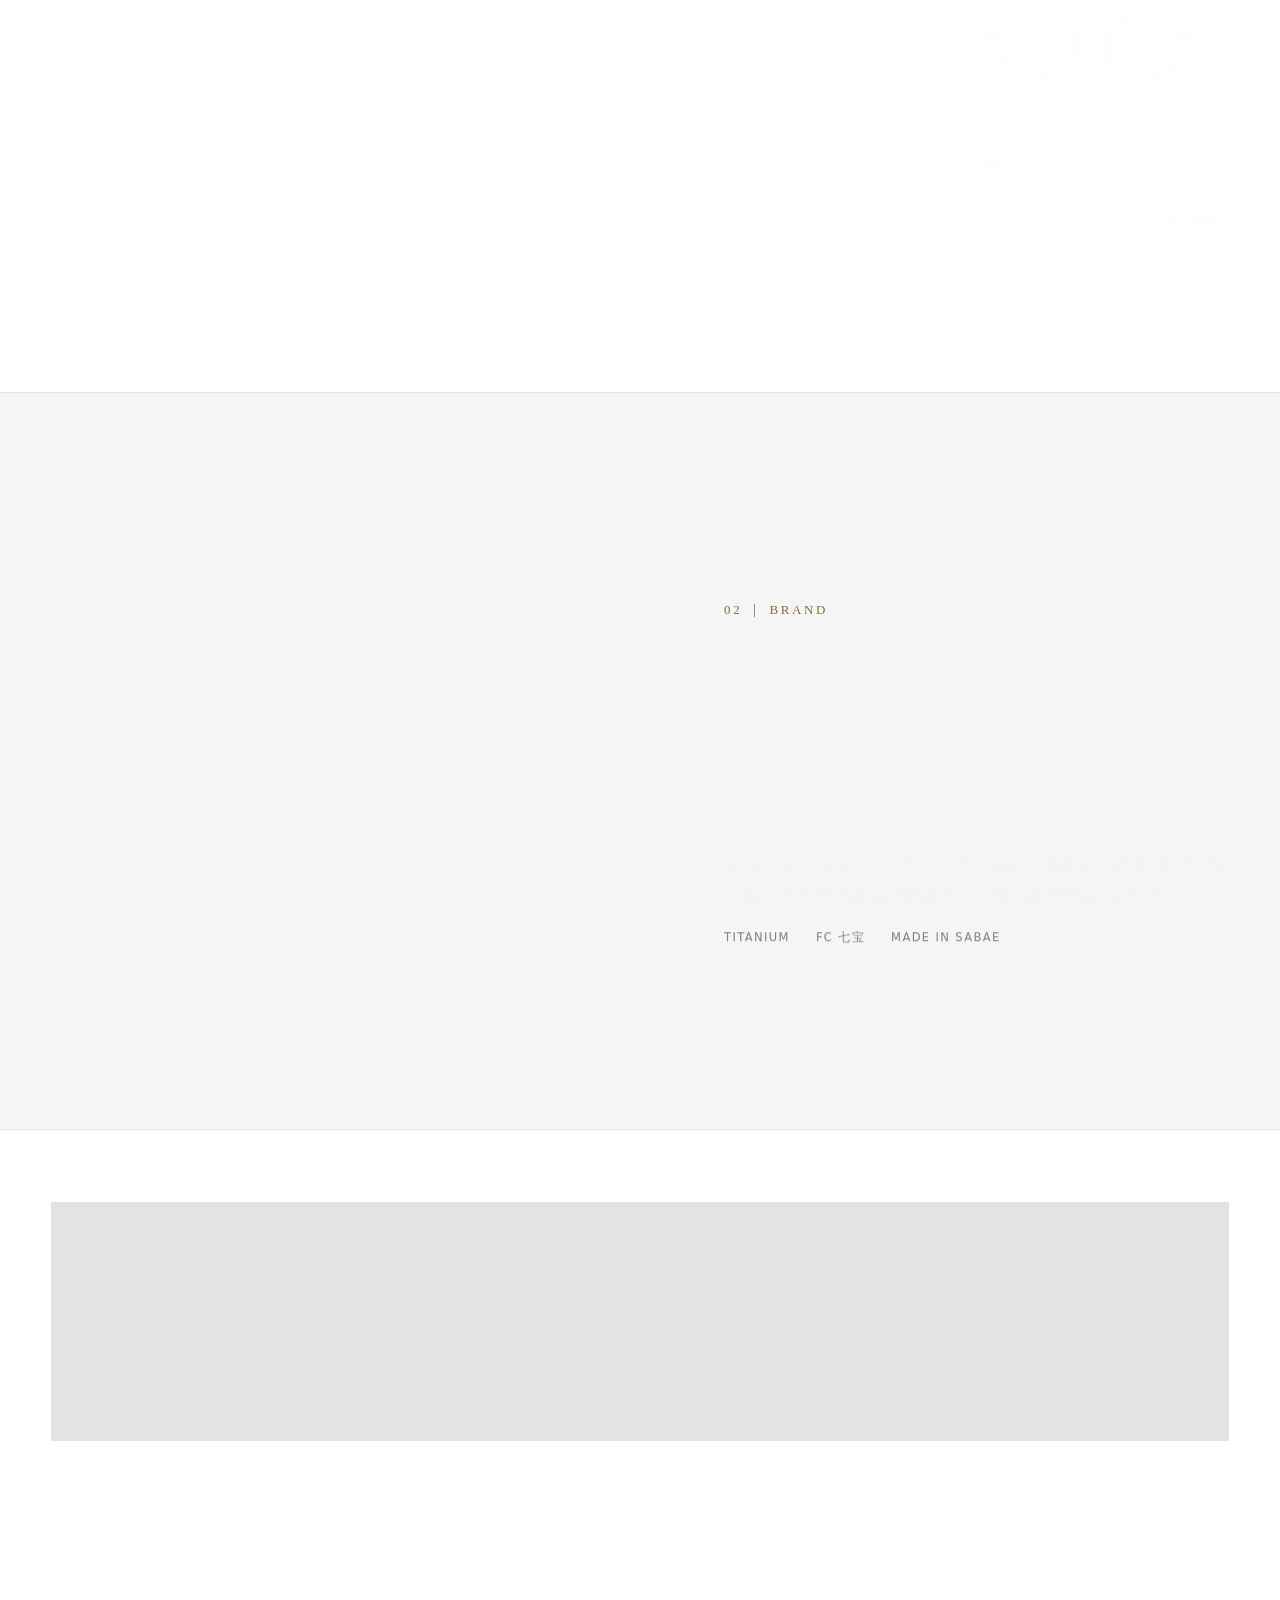
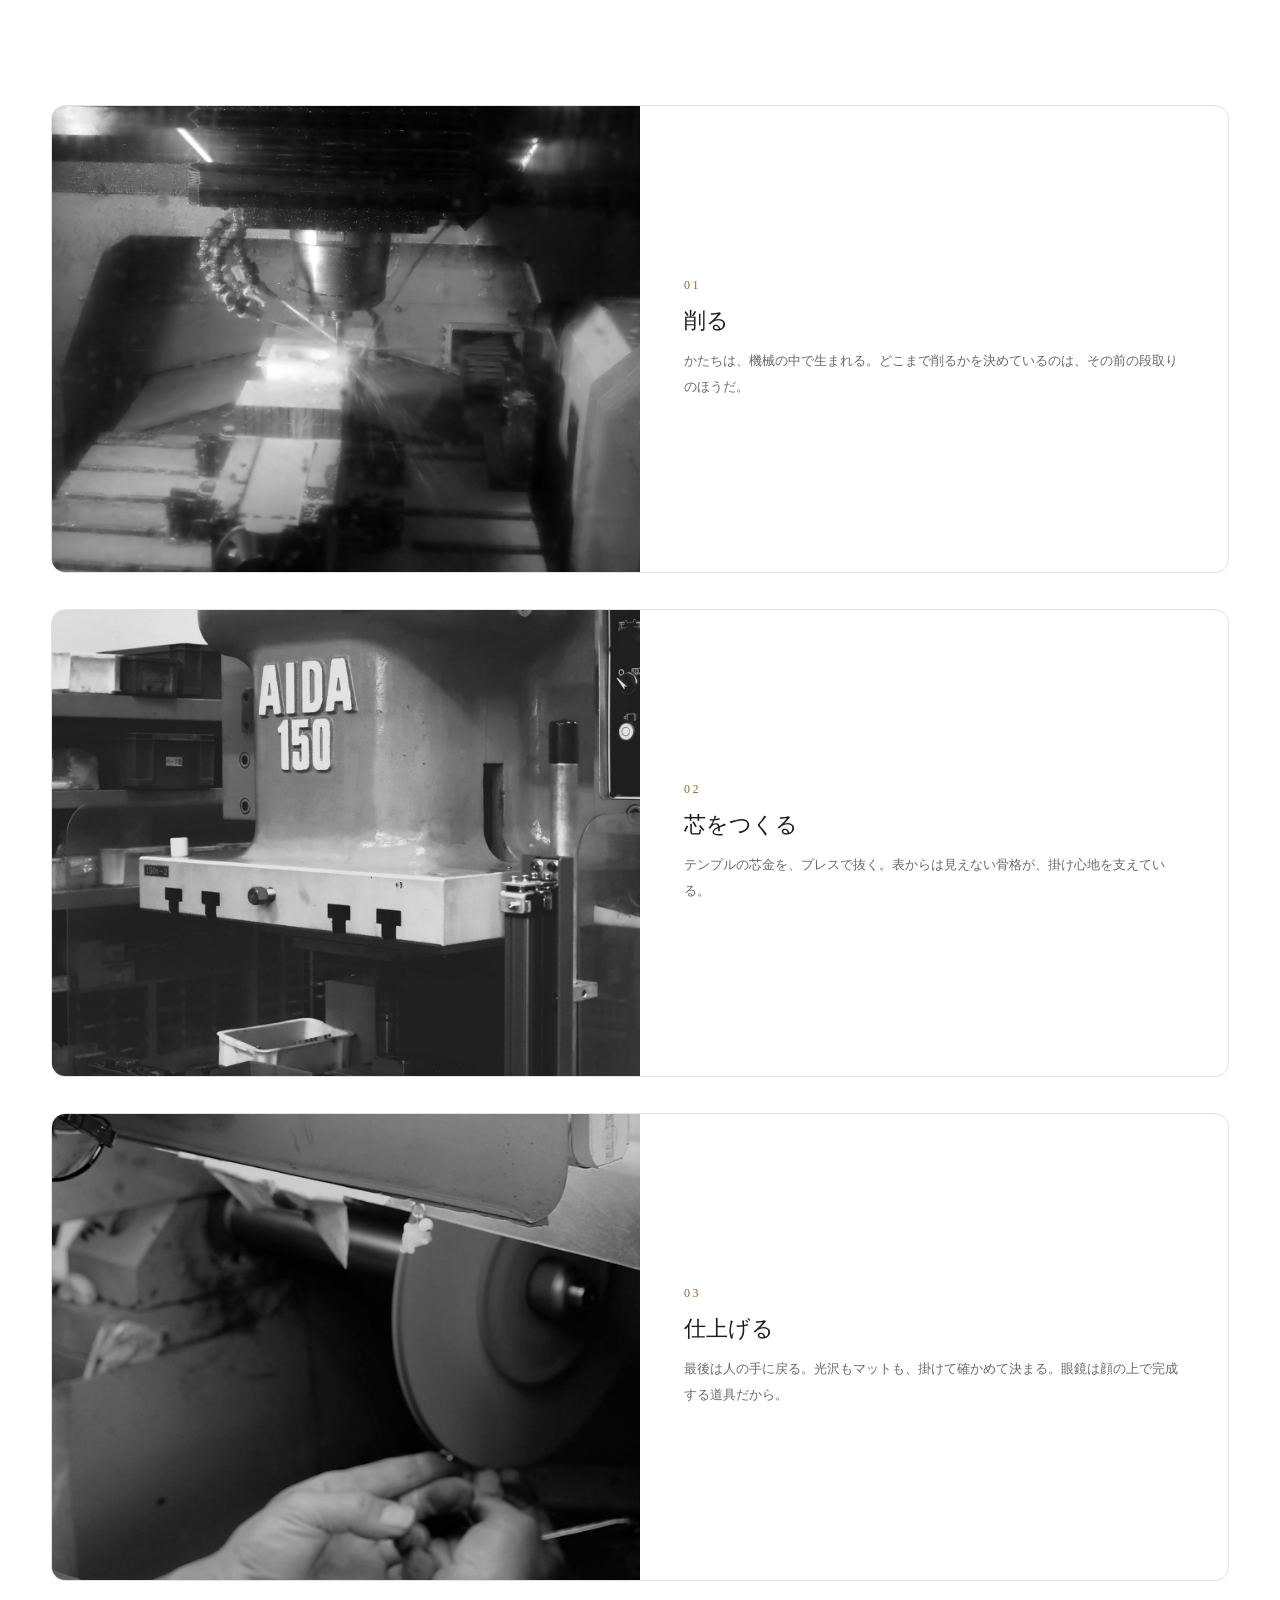
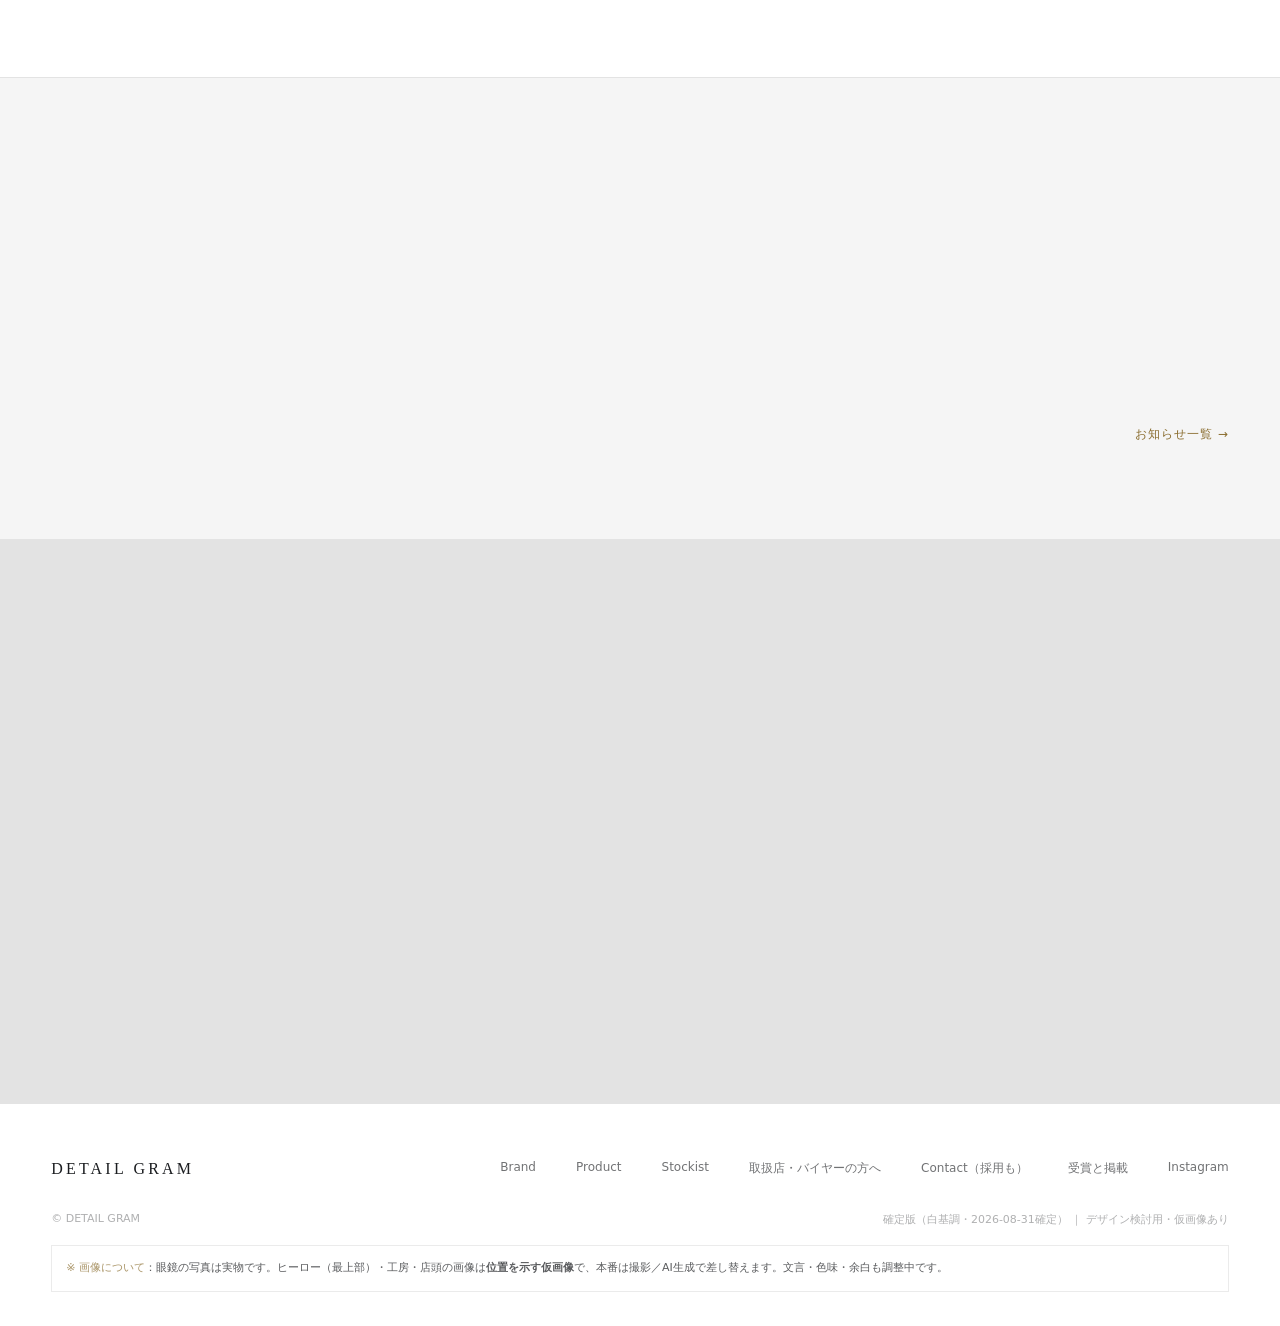
<file: final-white.html>
<!DOCTYPE html>
<html lang="ja"><head><meta charset="utf-8"><meta name="robots" content="noindex,nofollow">
<meta http-equiv="refresh" content="0; url=final.html"><title>DETAIL GRAM</title></head>
<body><a href="final.html">最新のトップページへ</a></body></html>
</file>
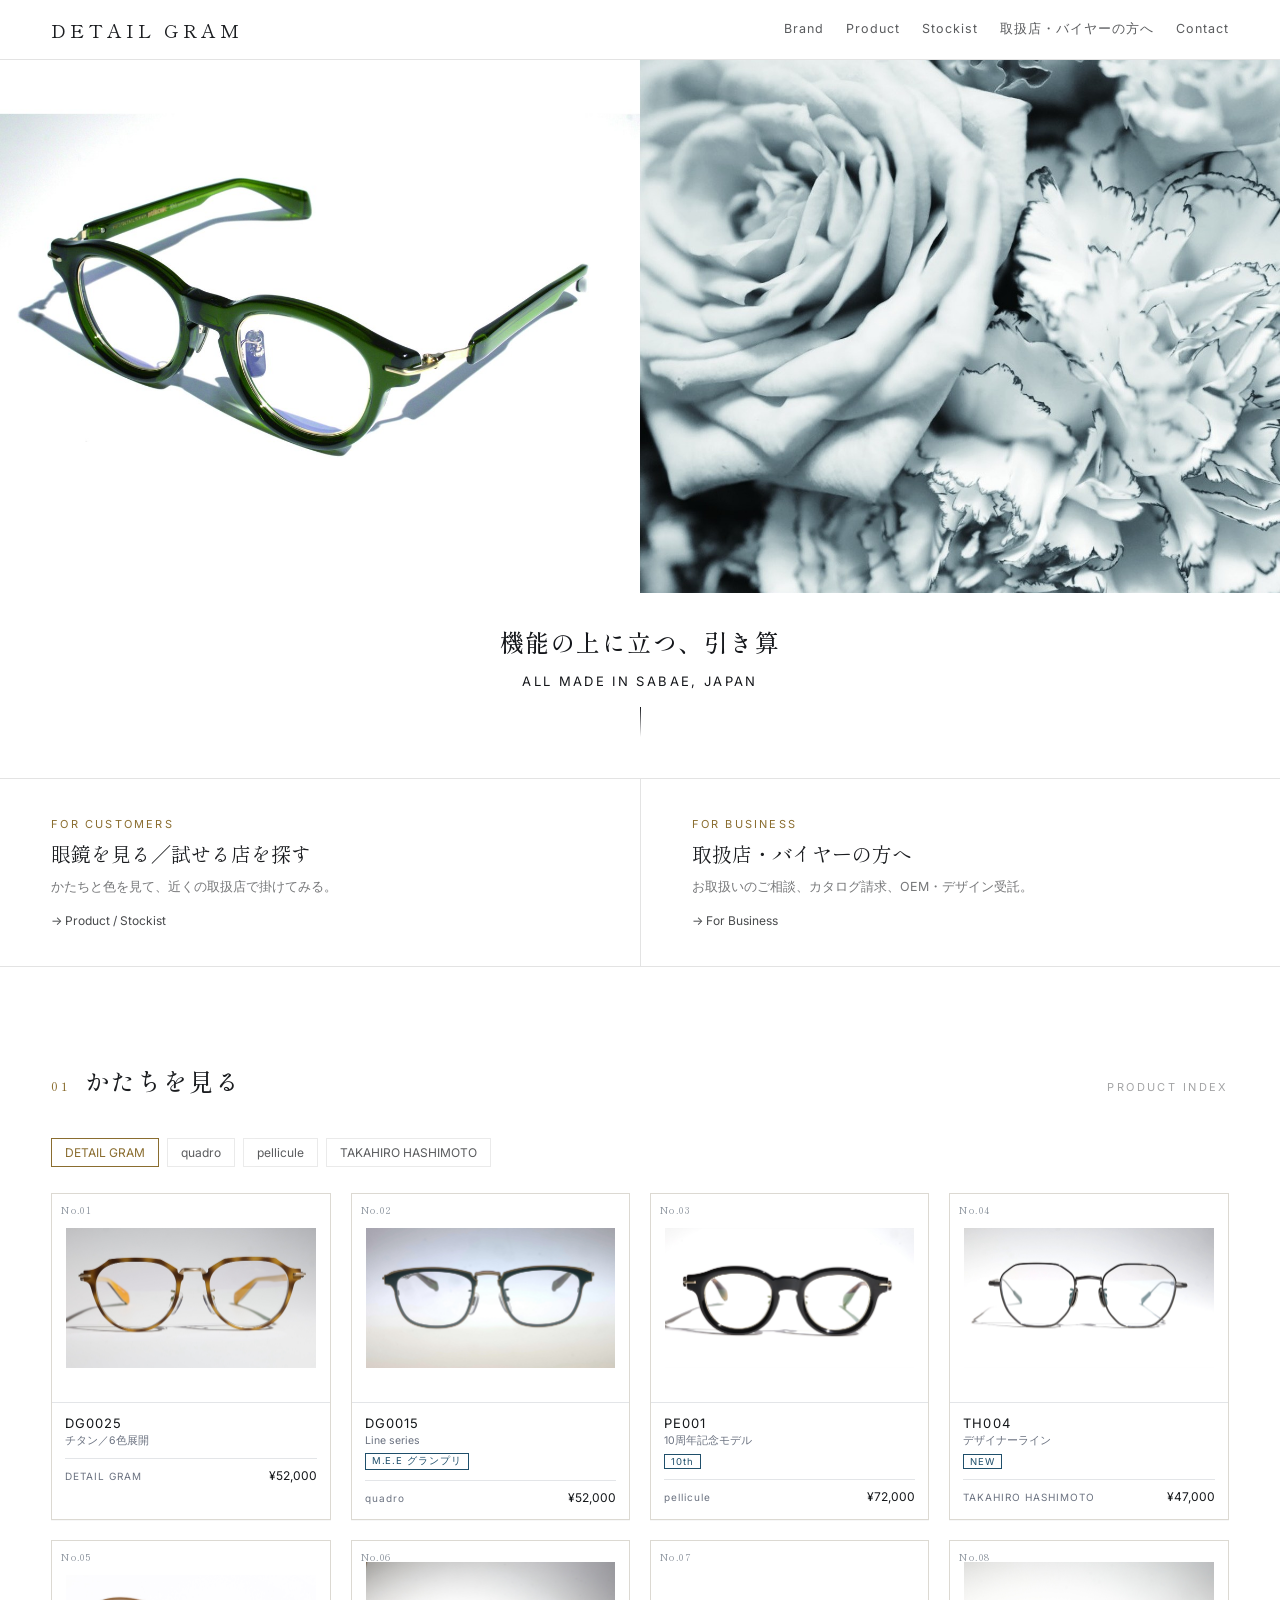
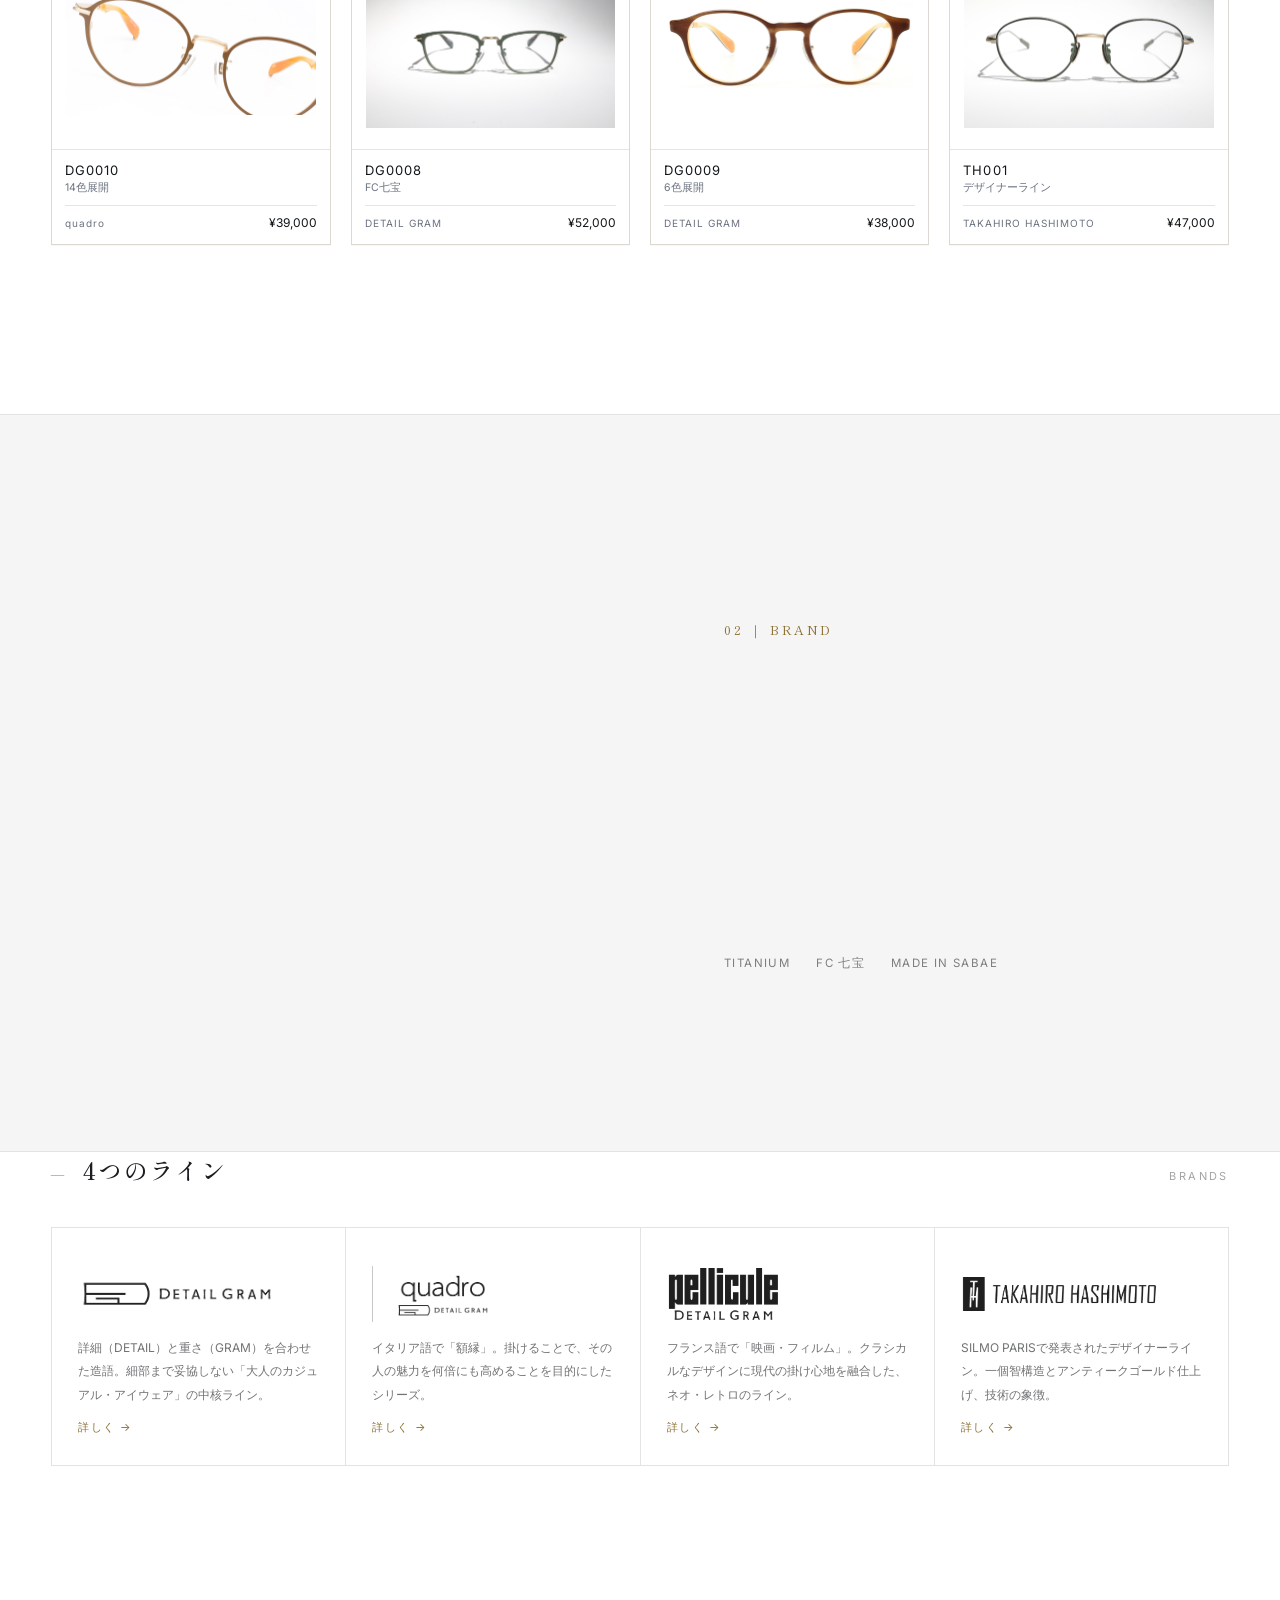
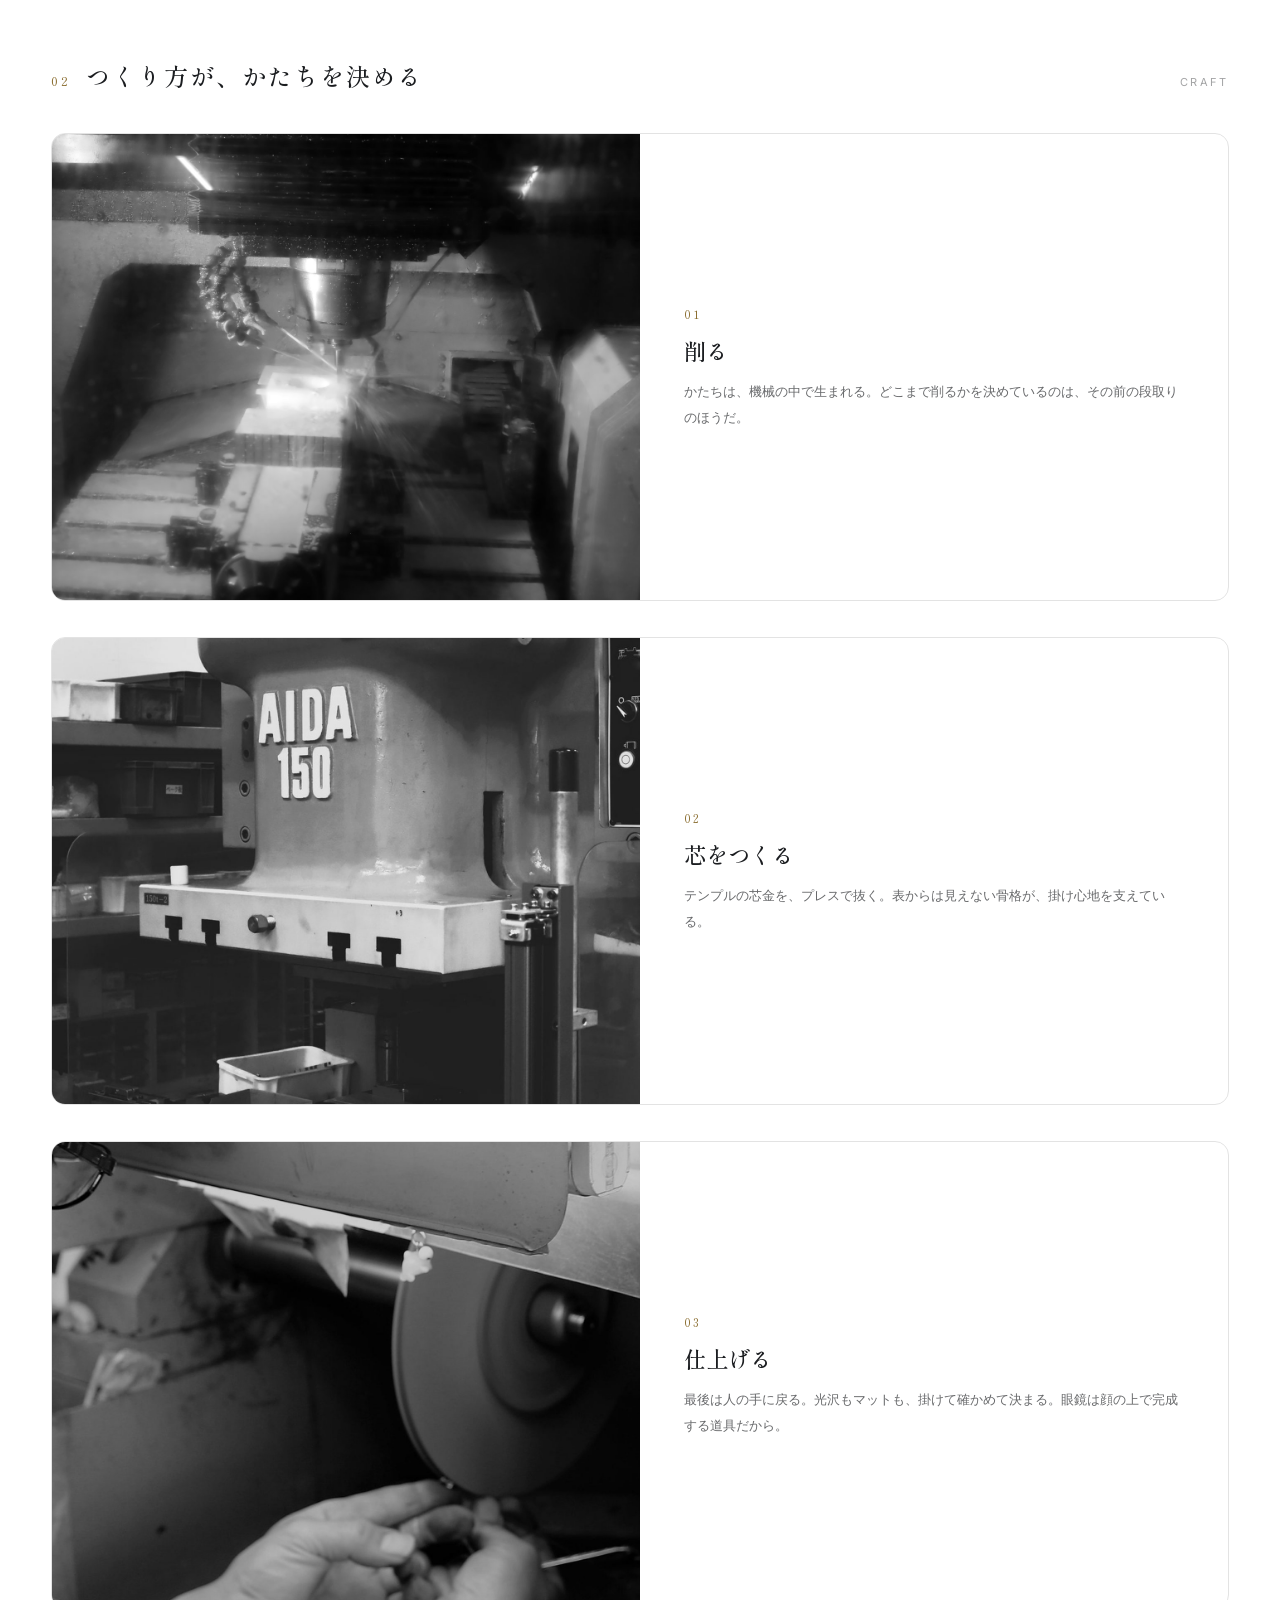
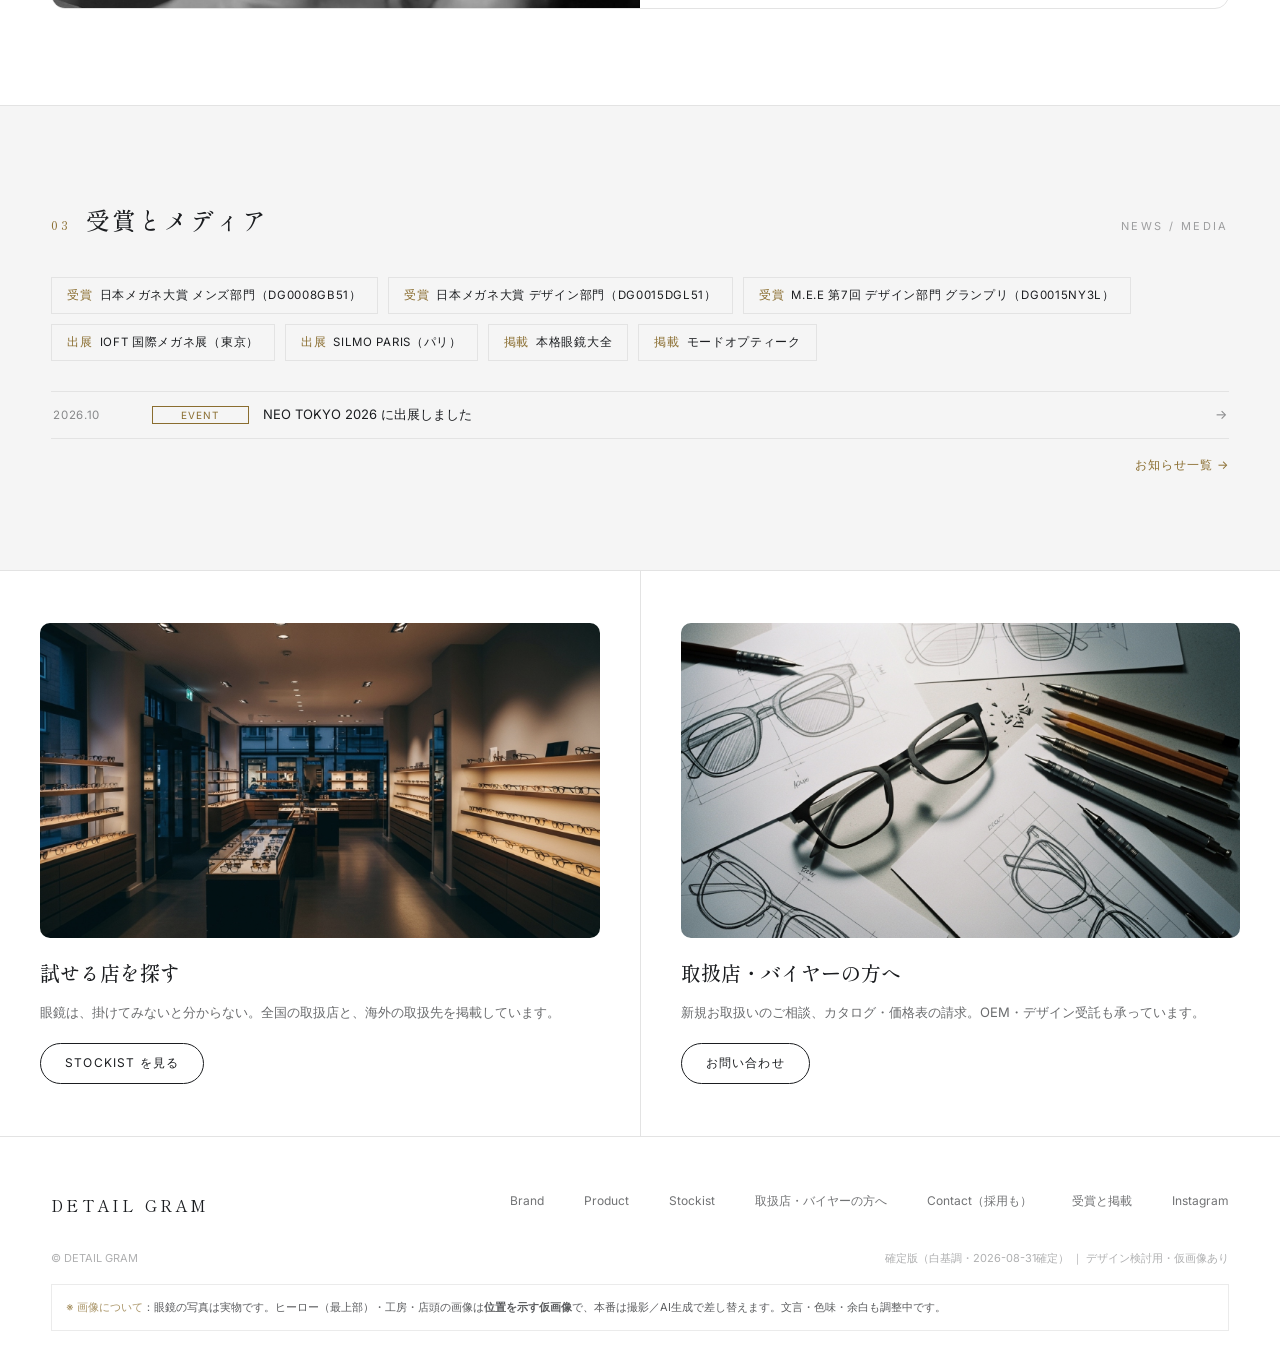
<file: final.html>
<!DOCTYPE html>
<html lang="ja">
<head>
<meta charset="utf-8">
<meta name="viewport" content="width=device-width, initial-scale=1">
<meta name="robots" content="noindex,nofollow">
<title>DETAIL GRAM ｜ トップページ 確定版（白基調）</title>
<link rel="preconnect" href="https://fonts.googleapis.com">
<link rel="preconnect" href="https://fonts.gstatic.com" crossorigin>
<link href="https://fonts.googleapis.com/css2?family=Shippori+Mincho:wght@500;600&family=Inter:wght@300;400;500;700&display=swap" rel="stylesheet">
<link rel="stylesheet" href="assets/br-kit.css">
<link rel="stylesheet" href="assets/dg-base.css">
<style>
  /* ===== A案：墨地 × 工房のシネマ ==========================
     地色＝墨/オフブラック（生成り禁止ルール準拠）
     固有の仕掛け＝"DETAIL"＝ディテールへ寄る（拡大鏡セクション）
     ======================================================= */
  :root{
    --ink:#0e0f11; --ink-2:#16181c; --paper:#e8e6e2; --paper-dim:#a8a9ad;
    --line:#2b2f35; --accent:#c8b273; /* 真鍮 */
    --sans:'Inter',system-ui,'Hiragino Kaku Gothic ProN','Yu Gothic',sans-serif;
    --serif:'Shippori Mincho','Hiragino Mincho ProN',serif;
  }
  body{ background:var(--ink); color:var(--paper); font-family:var(--sans); }

  /* --- ヘッダー（Horizonのheader-groupは触らない前提。見た目確認用） --- */
  .dg-header{ position:sticky; top:0; z-index:50; display:flex; align-items:center; gap:28px;
    padding:16px 4vw; border-bottom:1px solid var(--line); background:rgba(14,15,17,.72); backdrop-filter:blur(14px); }
  .dg-logo{ font-family:var(--serif); font-size:19px; letter-spacing:.22em; }
  .dg-nav{ display:flex; gap:22px; margin-left:auto; font-size:12.5px; letter-spacing:.08em; }
  .dg-nav a{ opacity:.72 } .dg-nav a:hover{ opacity:1 }
  .dg-nav .is-store{ opacity:1; border:1px solid var(--line); padding:6px 14px; }

  /* --- HERO：写真1枚を映画のカットに（br-cinema） --- */
  .hero{ position:relative; }
  .hero .br-cinema{ background:#000; overflow:hidden }
  /* ヒーロー・スライドショー：フワッとクロスフェード＋弧を描くドリフト(クラシックKen Burns) */
  .hero-slider{ position:relative }
  .hero-slider .hs{ position:absolute; inset:0; width:100%; height:100%; object-fit:cover;
    opacity:0; transition:opacity 2s ease; }
  /* br-kitの .br-cinema>img{animation:none!important} を上書きするため !important 指定 */
  .hero-slider .hs.on{ opacity:1; animation:heroDrift 20s ease-in-out infinite alternate !important; }
  .hero-slider .hs:nth-child(2).on{ animation:heroDrift2 20s ease-in-out infinite alternate !important; }
  .hero-slider .hs:nth-child(3).on{ animation:heroDrift3 20s ease-in-out infinite alternate !important; }
  .hero-slider .hs:nth-child(4).on{ animation:heroDrift4 20s ease-in-out infinite alternate !important; }
  /* 弧を描くように移動しながら微ズーム（円運動感） */
  @keyframes heroDrift{ 0%{transform:scale(1.12) translate(-1.5%,-1%)} 50%{transform:scale(1.16) translate(1.5%,0.5%)} 100%{transform:scale(1.12) translate(1%,1.5%)} }
  @keyframes heroDrift2{ 0%{transform:scale(1.12) translate(1.5%,-1%)} 50%{transform:scale(1.16) translate(-1%,1%)} 100%{transform:scale(1.12) translate(-1.5%,-1.5%)} }
  @keyframes heroDrift3{ 0%{transform:scale(1.13) translate(-1%,1.5%)} 50%{transform:scale(1.17) translate(1%,-1%)} 100%{transform:scale(1.13) translate(1.5%,0.5%)} }
  @keyframes heroDrift4{ 0%{transform:scale(1.12) translate(1%,1%)} 50%{transform:scale(1.16) translate(-1.5%,-0.5%)} 100%{transform:scale(1.12) translate(-1%,1.5%)} }
  @media (prefers-reduced-motion: reduce){ .hero-slider .hs.on{ animation:none !important; transform:scale(1.05) } }
  .hero-copy{ position:absolute; inset:auto 0 12% 0; text-align:center; }
  .hero-copy h1{ font-family:var(--serif); font-weight:500; margin:0 0 14px;
    font-size:clamp(1.6rem,.9rem+2.4vw,3.1rem); letter-spacing:.06em; }
  .hero-copy p{ margin:0; font-size:13px; letter-spacing:.18em; opacity:.66 }
  .hero-scroll{ position:absolute; left:50%; bottom:18px; width:1px; height:40px; background:linear-gradient(var(--paper),transparent) }

  /* --- 2導線 --- */
  .gates{ display:grid; grid-template-columns:1fr 1fr; gap:1px; background:var(--line); border-block:1px solid var(--line) }
  .gate{ background:var(--ink); padding:38px 4vw; display:flex; flex-direction:column; gap:8px; transition:background .3s }
  .gate:hover{ background:var(--ink-2) }
  .gate .k{ font-size:11px; letter-spacing:.2em; color:var(--accent) }
  .gate .t{ font-family:var(--serif); font-size:1.25rem }
  .gate .d{ font-size:12.5px; opacity:.6; line-height:1.8 }
  .gate .go{ margin-top:6px; font-size:12px; opacity:.8 }

  /* --- セクション共通 --- */
  .sec{ padding:96px 0 }
  .sec-head{ display:flex; align-items:baseline; gap:16px; margin-bottom:40px }
  .sec-head .no{ font-family:var(--serif); color:var(--accent); font-size:13px; letter-spacing:.2em }
  .sec-head h2{ font-family:var(--serif); font-weight:500; font-size:clamp(1.3rem,.9rem+1.1vw,2rem); letter-spacing:.08em; margin:0 }
  .sec-head .en{ margin-left:auto; font-size:11px; letter-spacing:.22em; opacity:.4 }

  /* --- PRODUCT --- */
  .lines{ display:flex; gap:10px; flex-wrap:wrap; margin-bottom:26px; font-size:12px }
  .lines span{ border:1px solid var(--line); padding:7px 15px; opacity:.75 }
  .lines span:first-child{ border-color:var(--accent); color:var(--accent); opacity:1 }
  .grid{ display:grid; grid-template-columns:repeat(4,1fr); gap:22px }
  .item figure{ margin:0; background:#fff; overflow:hidden }
  .item img{ width:100%; aspect-ratio:4/3; object-fit:contain; padding:10px; mix-blend-mode:multiply }
  .item .m{ display:flex; justify-content:space-between; margin-top:10px; font-size:12px }
  .item .m .c{ letter-spacing:.1em } .item .m .p{ opacity:.55 }

  /* --- 固有の仕掛け：DETAILへ寄る（拡大鏡） --- */
  .detail{ background:var(--ink-2); border-block:1px solid var(--line) }
  .detail-in{ display:grid; grid-template-columns:1.1fr .9fr; gap:56px; align-items:center; padding:88px 0 }
  .lens{ position:relative; overflow:hidden; background:#0b0c0e; aspect-ratio:4/5; max-height:560px }
  .lens img{ width:100%; height:100%; object-fit:cover; object-position:center 32%; display:block }
  /* Ken Burns スライダー：重ねてクロスフェード＋微速ズーム */
  .kb-slider{ position:relative }
  .kb-slider .kb{ position:absolute; inset:0; opacity:0; transition:opacity 1.6s ease; will-change:opacity,transform }
  .kb-slider .kb.on{ opacity:1; animation:kbzoom 7s ease-out both }
  @keyframes kbzoom{ from{ transform:scale(1) } to{ transform:scale(1.09) } }
  @media (prefers-reduced-motion: reduce){
    .kb-slider .kb{ transition:none } .kb-slider .kb.on{ animation:none }
  }
  .lens::after{ content:""; position:absolute; inset:0; box-shadow:inset 0 0 0 1px rgba(0,0,0,.08) }
  /* --- 着用写真スライド（BRANDセクション左） --- */
  .wear-slider{ position:relative; overflow:hidden; background:#0b0c0e; aspect-ratio:3/4 }
  .ws-track{ display:flex; width:100%; height:100%; transition:transform .8s cubic-bezier(.6,.01,.2,1) }
  .ws-track img{ width:100%; height:100%; flex:0 0 100%; object-fit:cover }
  .ws-dots{ position:absolute; left:0; right:0; bottom:14px; display:flex; gap:7px; justify-content:center; z-index:2 }
  .ws-dots i{ width:6px; height:6px; border-radius:999px; background:rgba(255,255,255,.4); display:block; transition:.3s }
  .ws-dots i.on{ background:#fff; width:18px; border-radius:3px }
  .ws-note{ position:absolute; top:10px; right:12px; font-family:var(--mono); font-size:9.5px; letter-spacing:.08em; color:rgba(255,255,255,.7); background:rgba(0,0,0,.35); padding:2px 8px; border-radius:3px; z-index:2 }
  .detail h3{ font-family:var(--serif); font-weight:500; font-size:1.6rem; margin:0 0 18px; letter-spacing:.06em }
  .detail p{ line-height:2.1; font-size:14px; opacity:.72; margin:0 0 12px }
  .detail .spec{ margin-top:22px; display:flex; gap:26px; font-size:11.5px; letter-spacing:.12em; opacity:.55 }

  /* --- CRAFT：積み重なる章（br-sticky-story） --- */
  .craft{ background:#0b0c0e }
  .panel{ display:grid; grid-template-columns:1fr 1fr; gap:0; border:1px solid var(--line); overflow:hidden; background:#0b0c0e }
  .panel img{ width:100%; height:100%; object-fit:cover; min-height:300px }
  .panel .tx{ padding:44px; display:flex; flex-direction:column; justify-content:center; gap:12px }
  .panel .n{ font-family:var(--serif); color:var(--accent); font-size:12px; letter-spacing:.2em }
  .panel h3{ font-family:var(--serif); font-weight:500; font-size:1.4rem; margin:0 }
  .panel p{ font-size:13px; line-height:2; opacity:.66; margin:0 }

  /* --- NEWS / MEDIA（受賞・掲載＝B2Bの信頼づけ） --- */
  .media{ background:var(--ink-2); border-block:1px solid var(--line) }
  .awards{ display:flex; flex-wrap:wrap; gap:10px; margin-bottom:30px }
  .awards span{ border:1px solid var(--line); padding:10px 15px; font-size:11.5px; letter-spacing:.06em; opacity:.8 }
  .awards span b{ color:var(--accent); font-weight:500; margin-right:7px }
  .awards a{ border:1px solid var(--line); padding:10px 15px; font-size:11.5px; letter-spacing:.06em; opacity:.8; transition:opacity .2s,border-color .2s }
  .awards a b{ color:var(--accent); font-weight:500; margin-right:7px }
  .awards a:hover{ opacity:1; border-color:var(--accent) }
  .news .nrow{ display:grid; grid-template-columns:6.5em 7.5em 1fr 1.4em; gap:14px; align-items:baseline;
    padding:14px 2px; border-bottom:1px solid var(--line); font-size:13px; transition:padding-left .25s }
  .news .nrow:first-child{ border-top:1px solid var(--line) }
  .news .nrow:hover{ padding-left:9px; background:rgba(255,255,255,.02) }
  .news .d{ font-size:11.5px; opacity:.5; letter-spacing:.06em }
  .news .c{ font-size:10px; letter-spacing:.1em; color:var(--accent); border:1px solid var(--accent); padding:2px 0; text-align:center }
  .news .arw{ opacity:.5; text-align:right }
  .news .nrow:hover .arw{ opacity:1 }
  .news-all{ margin:18px 0 0; text-align:right; font-size:12px; letter-spacing:.08em }
  .news-all a{ color:var(--accent) }

  /* --- PRODUCT（黒背景のまま・カードだけ白が浮かぶ） --- */
  .zuroku{ background:var(--ink); color:var(--paper) }
  .z-lines{ display:flex; gap:8px; flex-wrap:wrap; margin:22px 0 26px; font-size:12px }
  .z-lines span{ border:1px solid var(--line); padding:6px 13px; opacity:.72 }
  .z-lines span:first-child{ border-color:var(--accent); color:var(--accent); opacity:1 }
  .z-grid{ display:grid; grid-template-columns:repeat(4,1fr); gap:20px }
  .z-card{ background:#fff; border:1px solid #e3e5e8; display:block; transition:transform .25s, box-shadow .25s }
  .z-card:hover{ transform:translateY(-3px); box-shadow:0 14px 30px rgba(0,0,0,.5) }
  .z-card figure{ margin:0; position:relative; border-bottom:1px solid #e3e5e8 }
  .z-card img{ width:100%; aspect-ratio:4/3; object-fit:contain; padding:14px; mix-blend-mode:multiply }
  .z-no{ position:absolute; top:8px; left:9px; font-family:var(--serif); font-size:10px; letter-spacing:.14em; color:#8a929c }
  .z-body{ padding:12px 13px 14px; color:#14171a }
  .z-name{ font-size:13px; letter-spacing:.08em }
  .z-sub{ font-size:10.5px; color:#6b7280; margin-top:3px }
  .z-tag{ display:inline-block; margin-top:6px; font-size:9.5px; letter-spacing:.1em; color:#1f4f6b; border:1px solid #1f4f6b; padding:1px 6px }
  .z-foot{ display:flex; justify-content:space-between; align-items:baseline; margin-top:10px; padding-top:9px; border-top:1px solid #e3e5e8 }
  .z-line{ font-size:10px; color:#6b7280; letter-spacing:.1em }
  .z-price{ font-size:12px; color:#14171a }
  .z-more{ margin-top:30px; text-align:center }
  .z-more a{ display:inline-block; border:1px solid var(--paper); padding:12px 30px; font-size:12.5px; letter-spacing:.08em; opacity:.85 }
  .z-more a:hover{ background:var(--paper); color:var(--ink); opacity:1 }

  /* --- LINES（4ブランド紹介） --- */
  .lines-grid{ display:grid; grid-template-columns:repeat(4,1fr); gap:1px; background:var(--line); border:1px solid var(--line) }
  .line-card{ background:var(--ink); padding:38px 26px 30px; display:flex; flex-direction:column; gap:14px; transition:background .3s }
  .line-card:hover{ background:var(--ink-2) }
  .line-card .lg{ height:56px; display:flex; align-items:center }
  .line-card .lg img{ max-height:100%; max-width:82%; width:auto; object-fit:contain }
  .line-card p{ margin:0; font-size:12px; line-height:1.95; opacity:.62; flex:1 }
  .line-card .go{ font-size:11px; letter-spacing:.14em; color:var(--accent) }

  /* --- STOCKIST / BUSINESS --- */
  .two{ display:grid; grid-template-columns:1fr 1fr; gap:1px; background:var(--line) }
  .two > div{ background:var(--ink); padding:52px 40px }
  .two img{ width:100%; aspect-ratio:16/9; object-fit:cover; margin-bottom:20px; filter:grayscale(.3) }
  .two h3{ font-family:var(--serif); font-weight:500; font-size:1.25rem; margin:0 0 12px }
  .two p{ font-size:13px; line-height:2; opacity:.65; margin:0 0 18px }
  .btn{ display:inline-block; border:1px solid var(--paper); padding:11px 24px; font-size:12px; letter-spacing:.1em }
  .btn:hover{ background:var(--paper); color:var(--ink) }

  /* --- FOOTER --- */
  .dg-footer{ border-top:1px solid var(--line); padding:56px 4vw 34px; font-size:12px }
  .f-top{ display:flex; gap:40px; flex-wrap:wrap; margin-bottom:34px }
  .f-top .b{ font-family:var(--serif); font-size:16px; letter-spacing:.2em; margin-right:auto }
  .f-top a{ opacity:.62 } .f-top a:hover{ opacity:1 }
  .f-bot{ display:flex; justify-content:space-between; opacity:.35; font-size:11px }

  @media(max-width:900px){
    .grid{ grid-template-columns:repeat(2,1fr) }
    .z-grid{ grid-template-columns:repeat(2,1fr) }
    .gates,.detail-in,.panel,.two{ grid-template-columns:1fr }
    .lines-grid{ grid-template-columns:repeat(2,1fr) }
    .dg-nav{ display:none }
  }

  /* ===== 白背景 比較版オーバーライド（2026-08-24 橋本氏リクエスト） ===== */
  :root{
    --ink:#ffffff; --ink-2:#f5f5f5; --paper:#1b1d20; --paper-dim:#5c6066;
    --line:#e3e3e3; --accent:#8a6d2f;
  }
  .dg-header{ background:rgba(255,255,255,.85); border-bottom-color:var(--line) }
  .hero .br-cinema{ background:#ffffff }
  .hero-copy h1, .hero-copy p{ color:#14161a }
  .hero-copy p{ opacity:.78 }
  .hero-scroll{ background:linear-gradient(#14161a,transparent) }

  /* ===== HERO：先方の表紙ビジュアル（2面構成）をロゴなしでそのまま見せる（2026-09-24） =====
     黒枠は撤去したまま。構図が 2:1 なので全画面に切らず、幅いっぱい＋コピーは写真の下に置く。 */
  .hero{ overflow:hidden; padding-bottom:clamp(28px,4.6vh,56px) }
  .hero .br-cinema{
    aspect-ratio:2.4 / 1;          /* 2/1 だと背が高すぎたので上下を少し詰める（白い余白が減るだけ） */
    max-height:min(calc(100svh - 190px), 620px);
    background:#ffffff;
  }
  .hero .br-cinema::before, .hero .br-cinema::after{ content:none }   /* レターボックス帯を消す */
  .hero-copy{ position:static; inset:auto; text-align:center; padding:clamp(22px,3.4vh,40px) 4vw 0 }
  .hero-scroll{ position:static; display:block; margin:18px auto 0; height:30px }
  @media (max-width:760px){
    .hero .br-cinema{ aspect-ratio:1 / 1 }                            /* 縦画面は左のフレーム側を見せる */
    .hero-slider .hs{ object-position:18% center }
  }
  .news .nrow:hover{ background:rgba(0,0,0,.03) }
  .z-card{ border-color:#dcd9d2; box-shadow:0 1px 0 rgba(0,0,0,.03) }
  .z-card:hover{ box-shadow:0 14px 30px rgba(20,23,26,.14) }
  .line-card .lg img{ filter:invert(1) brightness(.15) }
  .ws-note{ color:rgba(255,255,255,.85) }
  .kb-slider + div .no{ color:var(--accent) }
  .two img{ filter:grayscale(.15) }
  .br-grain{ display:none }  /* 白地では粒子が濁りになる */
  /* CRAFTも白（完全白版・2026-09-01ボス確認用） */
  .craft{ background:var(--ink) }
  .panel{ background:#fff; border-color:var(--line) }
  .panel .tx{ background:#fff }
</style>
</head>
<body>
<div class="br-grain" aria-hidden="true"></div>

<!-- ===== header（Horizon: header-group は触らない／確認用） ===== -->
<header class="dg-header">
  <span class="dg-logo">DETAIL GRAM</span>
  <nav class="dg-nav">
    <a href="brand.html">Brand</a><a href="product.html">Product</a><a href="stockist.html">Stockist</a>
    <a href="for-business.html">取扱店・バイヤーの方へ</a><a href="contact.html">Contact</a>
  </nav>
</header>

<!-- ===== SECTION: hero  → detailgram-home-hero.liquid ===== -->
<section class="dg-section hero">
  <div class="br-cinema hero-slider">
    <img class="hs on" src="assets/real/hero_split_b.jpg" alt="DETAIL GRAM のアイウェアと花">
    <img class="hs" src="assets/real/hero_split_a.jpg" alt="DETAIL GRAM のアイウェアと花">
  </div>
  <div class="hero-copy">
    <h1 data-br="chars">機能の上に立つ、引き算</h1>
    <p data-br="reveal" data-br-delay=".5s">ALL MADE IN SABAE, JAPAN</p>
  </div>
  <span class="hero-scroll"></span>
</section>

<!-- ===== SECTION: gates（2導線） → detailgram-home-gates.liquid ===== -->
<section class="dg-section gates" data-br="stagger">
  <a class="gate" href="product.html">
    <span class="k">FOR CUSTOMERS</span>
    <span class="t">眼鏡を見る／試せる店を探す</span>
    <span class="d">かたちと色を見て、近くの取扱店で掛けてみる。</span>
    <span class="go">→ Product / Stockist</span>
  </a>
  <a class="gate" href="for-business.html">
    <span class="k">FOR BUSINESS</span>
    <span class="t">取扱店・バイヤーの方へ</span>
    <span class="d">お取扱いのご相談、カタログ請求、OEM・デザイン受託。</span>
    <span class="go">→ For Business</span>
  </a>
</section>

<!-- ===== SECTION: product（白の製品図録を移植＝黒基調の中の"白い島") ===== -->
<!--        → detailgram-home-product.liquid -->
<section class="dg-section sec zuroku">
  <div class="dg-wrap">
    <div class="sec-head" data-br="reveal">
      <span class="no">01</span><h2>かたちを見る</h2><span class="en">PRODUCT INDEX</span>
    </div>
    <div class="z-lines" data-br="reveal">
      <span>DETAIL GRAM</span><span>quadro</span><span>pellicule</span><span>TAKAHIRO HASHIMOTO</span>
    </div>
    <div class="z-grid" data-br="stagger" data-br-step="0.06">
      <a class="z-card" href="product-detail.html"><figure><span class="z-no">No.01</span><img src="assets/products/DG0025.jpg" alt="DG0025"></figure><div class="z-body"><div class="z-name">DG0025</div><div class="z-sub">チタン／6色展開</div><div class="z-foot"><span class="z-line">DETAIL GRAM</span><span class="z-price">¥52,000</span></div></div></a>
      <a class="z-card" href="product-detail.html"><figure><span class="z-no">No.02</span><img src="assets/products/DG0015.jpg" alt="DG0015"></figure><div class="z-body"><div class="z-name">DG0015</div><div class="z-sub">Line series</div><span class="z-tag">M.E.E グランプリ</span><div class="z-foot"><span class="z-line">quadro</span><span class="z-price">¥52,000</span></div></div></a>
      <a class="z-card" href="product-detail.html"><figure><span class="z-no">No.03</span><img src="assets/products/PE001.jpg" alt="PE001"></figure><div class="z-body"><div class="z-name">PE001</div><div class="z-sub">10周年記念モデル</div><span class="z-tag">10th</span><div class="z-foot"><span class="z-line">pellicule</span><span class="z-price">¥72,000</span></div></div></a>
      <a class="z-card" href="product-detail.html"><figure><span class="z-no">No.04</span><img src="assets/products/TH004.jpg" alt="TH004"></figure><div class="z-body"><div class="z-name">TH004</div><div class="z-sub">デザイナーライン</div><span class="z-tag">NEW</span><div class="z-foot"><span class="z-line">TAKAHIRO HASHIMOTO</span><span class="z-price">¥47,000</span></div></div></a>
      <a class="z-card" href="product-detail.html"><figure><span class="z-no">No.05</span><img src="assets/products/DG0010.jpg" alt="DG0010"></figure><div class="z-body"><div class="z-name">DG0010</div><div class="z-sub">14色展開</div><div class="z-foot"><span class="z-line">quadro</span><span class="z-price">¥39,000</span></div></div></a>
      <a class="z-card" href="product-detail.html"><figure><span class="z-no">No.06</span><img src="assets/products/DG0008.jpg" alt="DG0008"></figure><div class="z-body"><div class="z-name">DG0008</div><div class="z-sub">FC七宝</div><div class="z-foot"><span class="z-line">DETAIL GRAM</span><span class="z-price">¥52,000</span></div></div></a>
      <a class="z-card" href="product-detail.html"><figure><span class="z-no">No.07</span><img src="assets/products/DG0009.jpg" alt="DG0009"></figure><div class="z-body"><div class="z-name">DG0009</div><div class="z-sub">6色展開</div><div class="z-foot"><span class="z-line">DETAIL GRAM</span><span class="z-price">¥38,000</span></div></div></a>
      <a class="z-card" href="product-detail.html"><figure><span class="z-no">No.08</span><img src="assets/products/TH001.jpg" alt="TH001"></figure><div class="z-body"><div class="z-name">TH001</div><div class="z-sub">デザイナーライン</div><div class="z-foot"><span class="z-line">TAKAHIRO HASHIMOTO</span><span class="z-price">¥47,000</span></div></div></a>
    </div>
    <div class="z-more" data-br="reveal"><a href="product.html">すべての製品を見る（37型）→</a></div>
  </div>
</section>

<!-- ===== SECTION: brand（＝Brand/About。着用写真スライド＋ブランドの由来） ===== -->
<!--        → detailgram-home-brand.liquid -->
<section class="dg-section detail">
  <div class="dg-wrap detail-in">
    <div class="lens r-frame kb-slider" data-br="reveal">
      <img class="kb on" src="assets/wearing/wear_wh_m_dg0025.jpg" alt="DG0025（DETAIL GRAM）の着用イメージ">
      <img class="kb" src="assets/wearing/wear_as_f_qu002.jpg" alt="QU002（quadro）の着用イメージ">
      <img class="kb" src="assets/wearing/wear_bk_m_pe001.jpg" alt="PE001（pellicule）の着用イメージ">
      <img class="kb" src="assets/wearing/wear_wh_f_th003.jpg" alt="TH003（TAKAHIRO HASHIMOTO）の着用イメージ">
      <img class="kb" src="assets/wearing/wear_as_m_dg0025.jpg" alt="DG0025（DETAIL GRAM）の着用イメージ">
      <img class="kb" src="assets/wearing/wear_fx04_f_qu002.jpg" alt="QU002（quadro）の着用イメージ">
      <img class="kb" src="assets/wearing/wear_fx05_m_pe001.jpg" alt="PE001（pellicule）の着用イメージ">
      <img class="kb" src="assets/wearing/wear_bk_f_th003.jpg" alt="TH003（TAKAHIRO HASHIMOTO）の着用イメージ">
      <span class="ws-note">着用イメージ（AI生成・仮）</span>
    </div>
    <div>
      <span class="no" style="font-family:var(--serif);color:var(--accent);font-size:13px;letter-spacing:.2em">02 ｜ BRAND</span>
      <h3 data-br="reveal" style="margin-top:14px">名前の理由は、細部にある。</h3>
      <p data-br="reveal" data-br-delay=".1s">掛けたときに消えてしまうほどの軽さと、指先が触れる場所の精度。名前は、そのふたつからできています。</p>
      <p data-br="reveal" data-br-delay=".2s">企画・デザインは埼玉のアトリエで。製造は福井・鯖江で、削り出しから七宝、仕上げまで全工程を日本国内で行っています。</p>
      <p data-br="reveal" data-br-delay=".3s">流行のかたちを追いかけるより、掛ける人の輪郭を邪魔しないことを選んできました。引き算の結果として残ったものが、このブランドのかたちです。</p>
      <div class="spec" data-br="reveal" data-br-delay=".4s"><span>TITANIUM</span><span>FC 七宝</span><span>MADE IN SABAE</span></div>
    </div>
  </div>
</section>

<!-- ===== SECTION: lines（4ブランド紹介） → detailgram-home-lines.liquid ===== -->
<section class="dg-section sec" style="padding-top:0">
  <div class="dg-wrap">
    <div class="sec-head" data-br="reveal">
      <span class="no">—</span><h2>4つのライン</h2><span class="en">BRANDS</span>
    </div>
    <div class="lines-grid" data-br="stagger" data-br-step="0.07">
      <a class="line-card" href="brand.html#line-dg">
        <span class="lg"><img src="assets/logo/dg_w.png" alt="DETAIL GRAM"></span>
        <p>詳細（DETAIL）と重さ（GRAM）を合わせた造語。細部まで妥協しない「大人のカジュアル・アイウェア」の中核ライン。</p>
        <span class="go">詳しく →</span>
      </a>
      <a class="line-card" href="brand.html#line-quadro">
        <span class="lg"><img src="assets/logo/quadro_w.png" alt="quadro"></span>
        <p>イタリア語で「額縁」。掛けることで、その人の魅力を何倍にも高めることを目的にしたシリーズ。</p>
        <span class="go">詳しく →</span>
      </a>
      <a class="line-card" href="brand.html#line-pellicule">
        <span class="lg"><img src="assets/logo/pellicule_w.png" alt="pellicule"></span>
        <p>フランス語で「映画・フィルム」。クラシカルなデザインに現代の掛け心地を融合した、ネオ・レトロのライン。</p>
        <span class="go">詳しく →</span>
      </a>
      <a class="line-card" href="brand.html#line-th">
        <span class="lg"><img src="assets/logo/th_w.png" alt="TAKAHIRO HASHIMOTO"></span>
        <p>SILMO PARISで発表されたデザイナーライン。一個智構造とアンティークゴールド仕上げ、技術の象徴。</p>
        <span class="go">詳しく →</span>
      </a>
    </div>
  </div>
</section>

<!-- ===== SECTION: craft（工程の章立て・積層） → detailgram-home-craft.liquid ===== -->
<section class="dg-section sec craft">
  <div class="dg-wrap">
    <div class="sec-head" data-br="reveal">
      <span class="no">02</span><h2>つくり方が、かたちを決める</h2><span class="en">CRAFT</span>
    </div>
    <div class="br-sticky-story" style="--br-panel-h:clamp(400px,52vh,520px)">
      <div class="br-panel panel r-card">
        <img src="assets/real/craft_1_kikai.jpg" alt="機械の中で進む加工">
        <div class="tx"><span class="n">01</span><h3>削る</h3><p>かたちは、機械の中で生まれる。どこまで削るかを決めているのは、その前の段取りのほうだ。</p></div>
      </div>
      <div class="br-panel panel r-card">
        <img src="assets/real/craft_2_shin.jpg" alt="プレス機">
        <div class="tx"><span class="n">02</span><h3>芯をつくる</h3><p>テンプルの芯金を、プレスで抜く。表からは見えない骨格が、掛け心地を支えている。</p></div>
      </div>
      <div class="br-panel panel r-card">
        <img src="assets/real/craft_3_te.jpg" alt="手作業で仕上げる職人">
        <div class="tx"><span class="n">03</span><h3>仕上げる</h3><p>最後は人の手に戻る。光沢もマットも、掛けて確かめて決まる。眼鏡は顔の上で完成する道具だから。</p></div>
      </div>
    </div>
  </div>
</section>

<!-- ===== SECTION: news / media（受賞・掲載＝信頼づけ） ===== -->
<!--        → detailgram-home-media.liquid -->
<section class="dg-section media">
  <div class="dg-wrap sec">
    <div class="sec-head" data-br="reveal">
      <span class="no">03</span><h2>受賞とメディア</h2><span class="en">NEWS / MEDIA</span>
    </div>
    <div class="awards" data-br="stagger" data-br-step="0.06">
      <a href="awards.html#jmt2022"><b>受賞</b>日本メガネ大賞 メンズ部門（DG0008GB51）</a>
      <a href="awards.html#jmt2024"><b>受賞</b>日本メガネ大賞 デザイン部門（DG0015DGL51）</a>
      <a href="awards.html#mee2023"><b>受賞</b>M.E.E 第7回 デザイン部門 グランプリ（DG0015NY3L）</a>
      <a href="awards.html#ex"><b>出展</b>IOFT 国際メガネ展（東京）</a>
      <a href="awards.html#ex"><b>出展</b>SILMO PARIS（パリ）</a>
      <a href="awards.html#media"><b>掲載</b>本格眼鏡大全</a>
      <a href="awards.html#media"><b>掲載</b>モードオプティーク</a>
    </div>
    <!--DG:NEWS-->
    <div class="news" data-br="reveal">
      <a class="nrow" href="#"><span class="d">2026.10</span><span class="c">EVENT</span><span>NEO TOKYO 2026 に出展しました</span><span class="arw">→</span></a>
    </div>
    <p class="news-all"><a href="#">お知らせ一覧 →</a></p>
    <!--/DG:NEWS-->
  </div>
</section>

<!-- ===== SECTION: stockist / business → 各liquid 1本ずつ ===== -->
<section class="dg-section two">
  <div data-br="reveal">
    <img class="r-card" src="assets/dummy/scene_stockist.jpg" alt="店頭（ダミー）">
    <h3>試せる店を探す</h3>
    <p>眼鏡は、掛けてみないと分からない。全国の取扱店と、海外の取扱先を掲載しています。</p>
    <a class="btn r-pill" href="stockist.html">STOCKIST を見る</a>
  </div>
  <div data-br="reveal" data-br-delay=".1s">
    <img class="r-card" src="assets/dummy/scene_oem.jpg" alt="OEM（ダミー）">
    <h3>取扱店・バイヤーの方へ</h3>
    <p>新規お取扱いのご相談、カタログ・価格表の請求。OEM・デザイン受託も承っています。</p>
    <a class="btn r-pill" href="for-business.html">お問い合わせ</a>
  </div>
</section>

<!-- ===== footer（Horizon: footer-group は触らない／確認用） ===== -->
<footer class="dg-footer">
  <div class="f-top">
    <span class="b">DETAIL GRAM</span>
    <a href="brand.html">Brand</a><a href="product.html">Product</a><a href="stockist.html">Stockist</a>
    <a href="for-business.html">取扱店・バイヤーの方へ</a><a href="contact.html">Contact（採用も）</a><a href="awards.html">受賞と掲載</a><a href="https://www.instagram.com/detailgram_inc/" rel="noopener">Instagram</a>
  </div>
  <div class="f-bot"><span>© DETAIL GRAM</span><span>確定版（白基調・2026-08-31確定） ｜ デザイン検討用・仮画像あり</span></div>
  <div style="margin-top:18px;padding:12px 14px;border:1px solid var(--line);font-size:11px;line-height:1.9;opacity:.72">
    <b style="color:var(--accent);font-weight:500">※ 画像について</b>：眼鏡の写真は実物です。ヒーロー（最上部）・工房・店頭の画像は<b>位置を示す仮画像</b>で、本番は撮影／AI生成で差し替えます。文言・色味・余白も調整中です。
  </div>
</footer>

<script src="assets/br-kit.js"></script>
<script>
  /* 着用イメージ Ken Burns スライダー：重ねてクロスフェード＋各カットで微速ズーム */
  (function(){
    var slider = document.querySelector('.kb-slider');
    if(!slider) return;
    var imgs = slider.querySelectorAll('.kb');
    if(imgs.length < 2) return;
    var reduce = matchMedia('(prefers-reduced-motion: reduce)').matches;
    if(reduce) return; /* 動きを抑える設定なら1枚目のまま静止 */
    var i = 0, n = imgs.length;
    setInterval(function(){
      imgs[i].classList.remove('on');
      i = (i + 1) % n;
      var next = imgs[i];
      /* ズームをリスタートさせる（アニメを再適用） */
      next.style.animation = 'none'; void next.offsetWidth; next.style.animation = '';
      next.classList.add('on');
    }, 4200);
  })();

  /* ヒーロー・スライドショー切替（クロスフェード） */
  (function(){
    var hero = document.querySelector('.hero-slider');
    if(!hero) return;
    var imgs = hero.querySelectorAll('.hs');
    if(imgs.length < 2) return;
    if(matchMedia('(prefers-reduced-motion: reduce)').matches) return;
    var i = 0, n = imgs.length;
    setInterval(function(){
      imgs[i].classList.remove('on');
      i = (i + 1) % n;
      var nx = imgs[i];
      nx.style.animation='none'; void nx.offsetWidth; nx.style.animation='';
      nx.classList.add('on');
    }, 6000);
  })();
</script>
</body>
</html>
</file>
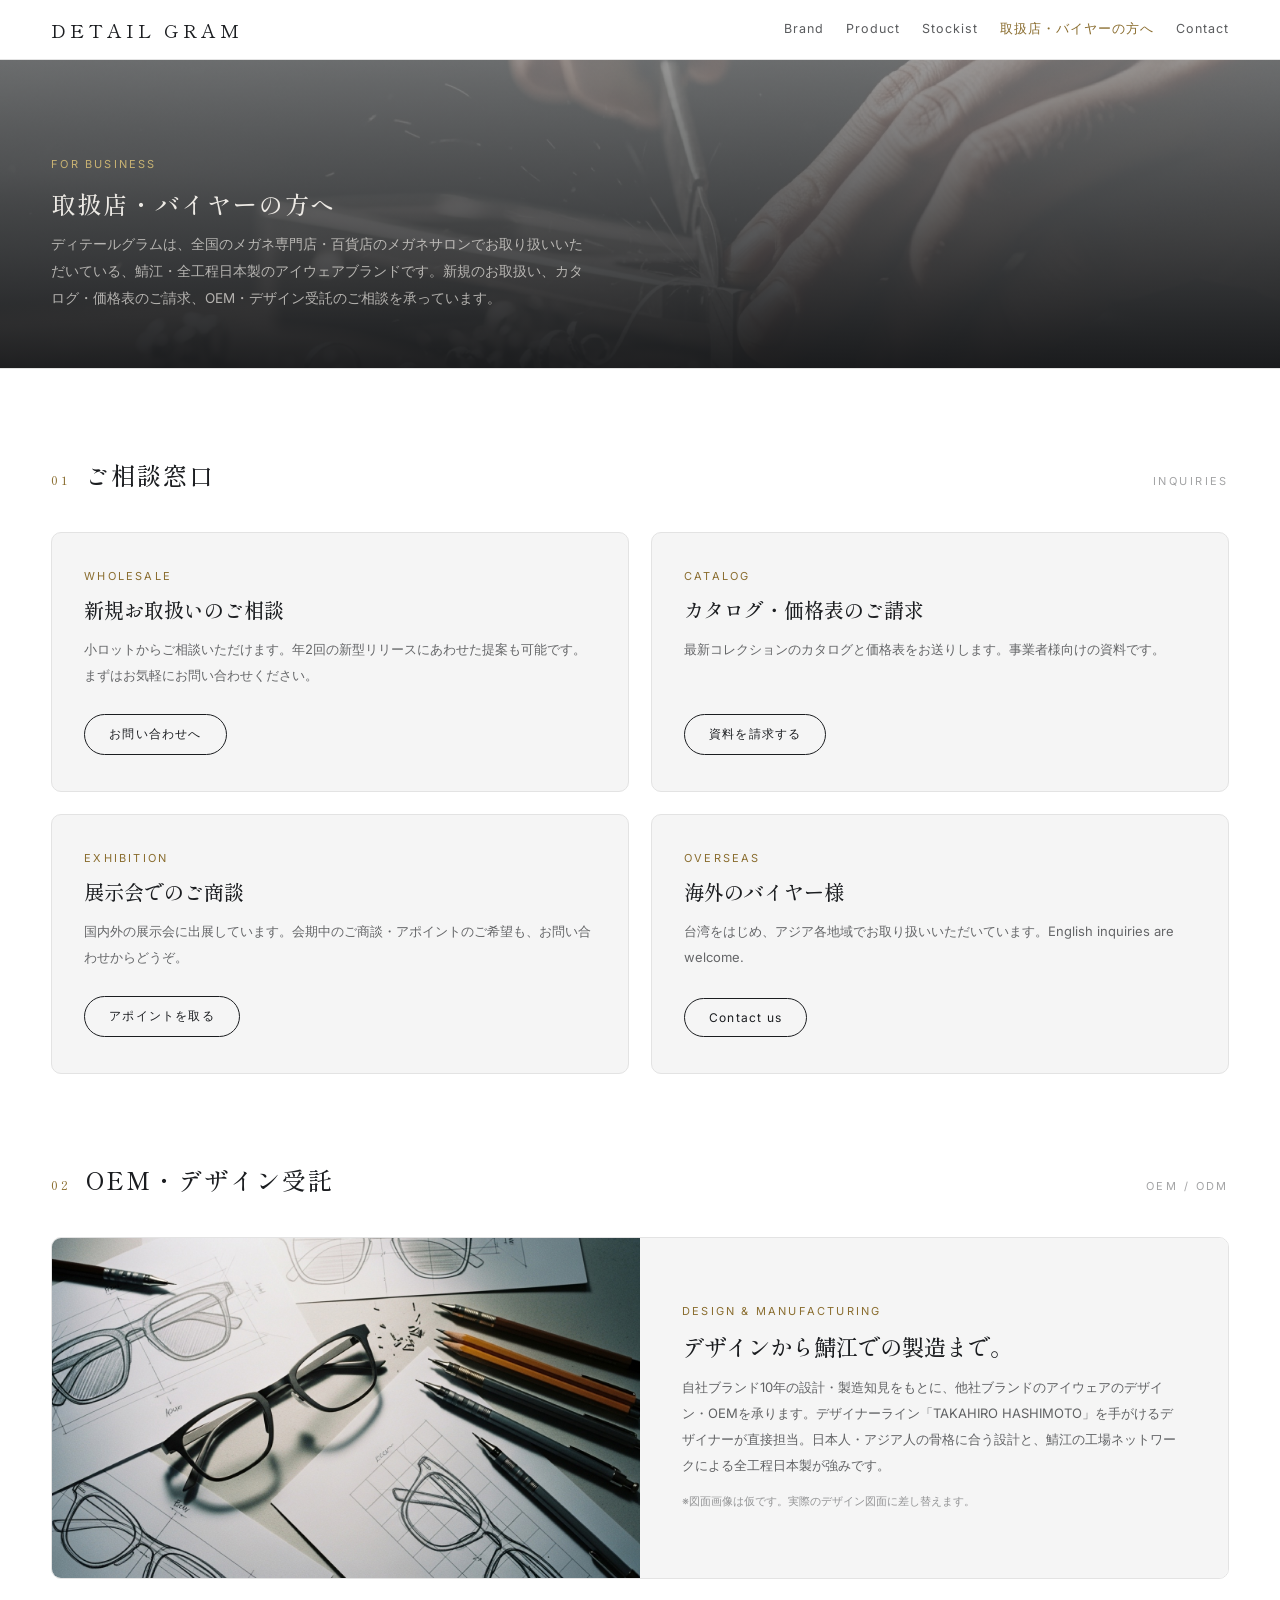
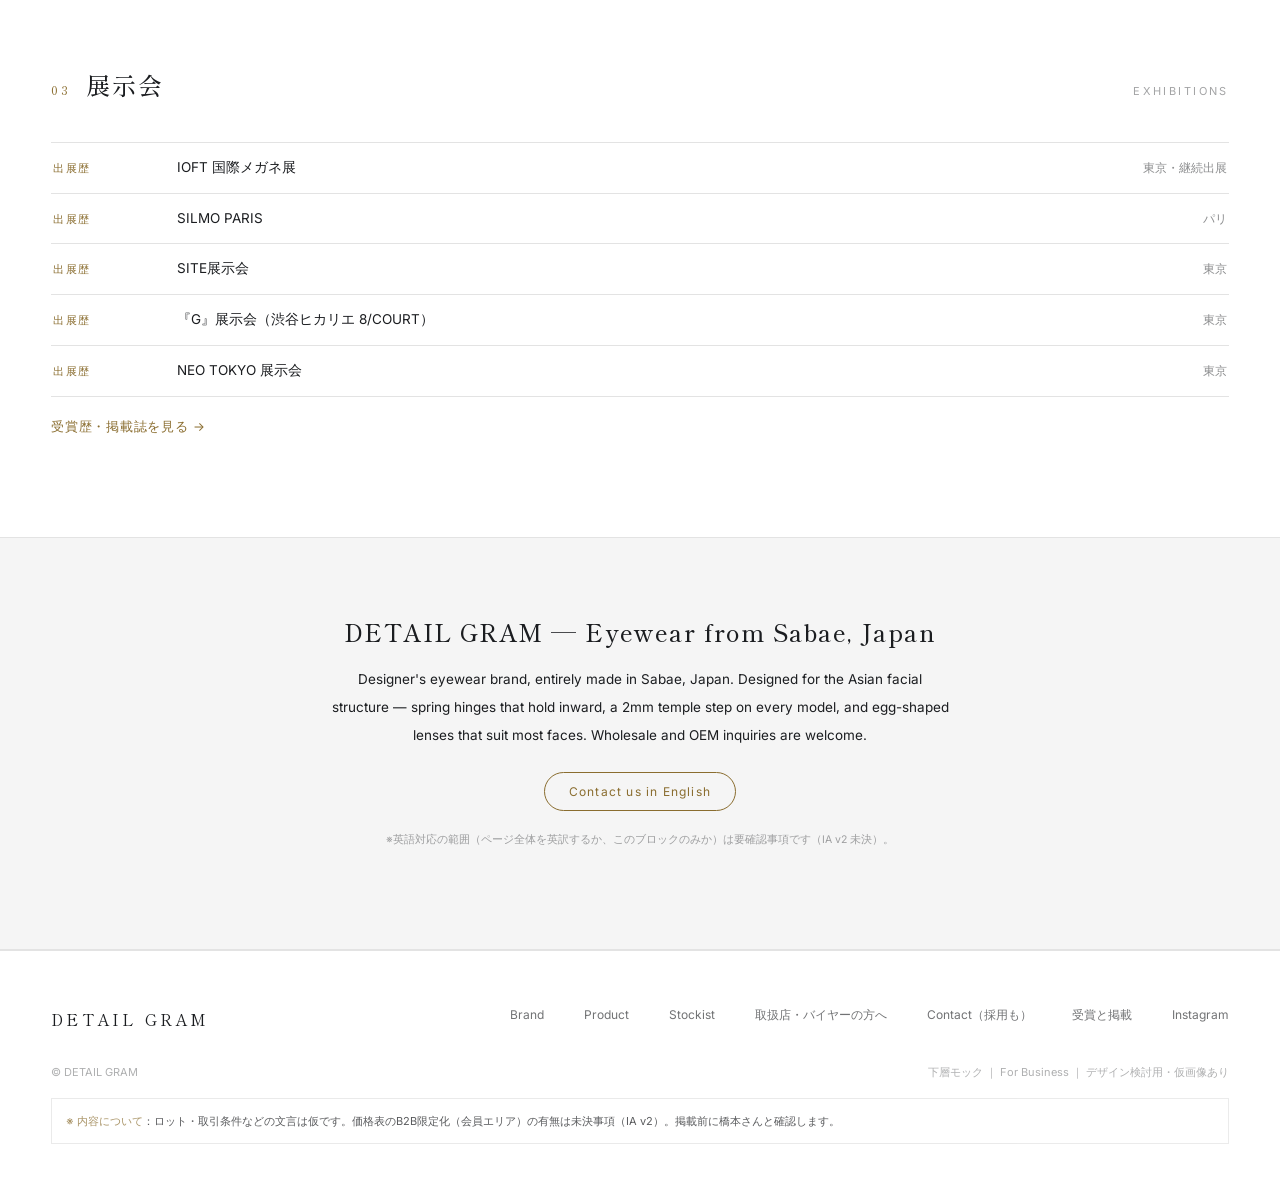
<file: for-business.html>
<!DOCTYPE html>
<html lang="ja">
<head>
<meta charset="utf-8">
<meta name="viewport" content="width=device-width, initial-scale=1">
<meta name="robots" content="noindex,nofollow">
<title>For Business ｜ DETAIL GRAM（下層モック）</title>
<link rel="preconnect" href="https://fonts.googleapis.com">
<link rel="preconnect" href="https://fonts.gstatic.com" crossorigin>
<link href="https://fonts.googleapis.com/css2?family=Shippori+Mincho:wght@500;600&family=Inter:wght@300;400;500;700&display=swap" rel="stylesheet">
<link rel="stylesheet" href="assets/br-kit.css">
<link rel="stylesheet" href="assets/dg-base.css">
<link rel="stylesheet" href="assets/dg-sub.css">
<style>
  /* For Business専用 */
  .biz-grid{ display:grid; grid-template-columns:1fr 1fr; gap:22px }
  .biz{ border:1px solid var(--line); background:var(--ink-2); padding:36px 32px; display:flex; flex-direction:column; gap:12px }
  .biz .k{ font-size:11px; letter-spacing:.2em; color:var(--accent) }
  .biz h3{ font-family:var(--serif); font-weight:500; font-size:1.25rem; margin:0 }
  .biz p{ font-size:13px; line-height:2; opacity:.66; margin:0 }
  .biz .go{ margin-top:auto; padding-top:14px }

  .oem{ display:grid; grid-template-columns:1fr 1fr; gap:0; border:1px solid var(--line); overflow:hidden }
  .oem .im{ min-height:340px; overflow:hidden; background:#0b0c0e }
  .oem img{ width:100%; height:100%; object-fit:cover }
  .oem .tx{ padding:46px 42px; background:var(--ink-2); display:flex; flex-direction:column; justify-content:center; gap:12px }
  .oem .k{ font-size:11px; letter-spacing:.2em; color:var(--accent) }
  .oem h3{ font-family:var(--serif); font-weight:500; font-size:1.4rem; margin:0 }
  .oem p{ font-size:13px; line-height:2; opacity:.68; margin:0 }

  .fair{ border-top:1px solid var(--line) }
  .fair-row{ display:grid; grid-template-columns:8em 1fr 10em; gap:16px; align-items:baseline;
    padding:16px 2px; border-bottom:1px solid var(--line); font-size:13.5px }
  .fair-row .d{ font-size:11px; letter-spacing:.12em; color:var(--accent) }
  .fair-row .note{ font-size:11.5px; opacity:.5; text-align:right }

  .en-block{ background:var(--ink-2); border-block:1px solid var(--line) }
  .en-block .in{ max-width:720px; margin-inline:auto; text-align:center; padding:76px 4vw }
  .en-block h2{ font-family:var(--serif); font-weight:500; font-size:1.5rem; letter-spacing:.06em; margin:0 0 16px }
  .en-block p{ font-size:13.5px; line-height:2.1; opacity:.7; margin:0 0 22px }

  @media(max-width:900px){ .biz-grid,.oem{ grid-template-columns:1fr } .fair-row{ grid-template-columns:1fr } .fair-row .note{ text-align:left } }
</style>
</head>
<body>
<div class="br-grain" aria-hidden="true"></div>

<!-- ===== header（Horizon: header-group は触らない／確認用） ===== -->
<header class="dg-header">
  <a class="dg-logo" href="final.html">DETAIL GRAM</a>
  <nav class="dg-nav">
    <a href="brand.html">Brand</a><a href="product.html">Product</a><a href="stockist.html">Stockist</a>
    <a href="for-business.html" class="is-current">取扱店・バイヤーの方へ</a><a href="contact.html">Contact</a>
  </nav>
</header>

<!-- ===== SECTION: page-head → detailgram-business-head.liquid ===== -->
<section class="dg-section page-head">
  <div class="bg"><img src="assets/dummy/scene_craft1.jpg" alt=""></div>
  <div class="dg-wrap in">
    <span class="crumb">FOR BUSINESS</span>
    <h1 data-br="chars">取扱店・バイヤーの方へ</h1>
    <p class="lead" data-br="reveal" data-br-delay=".3s">ディテールグラムは、全国のメガネ専門店・百貨店のメガネサロンでお取り扱いいただいている、鯖江・全工程日本製のアイウェアブランドです。新規のお取扱い、カタログ・価格表のご請求、OEM・デザイン受託のご相談を承っています。</p>
  </div>
</section>

<!-- ===== SECTION: menu（窓口4つ） → detailgram-business-menu.liquid ===== -->
<section class="dg-section sec">
  <div class="dg-wrap">
    <div class="sec-head" data-br="reveal"><span class="no">01</span><h2>ご相談窓口</h2><span class="en">INQUIRIES</span></div>
    <div class="biz-grid" data-br="stagger" data-br-step="0.07">
      <div class="biz r-card">
        <span class="k">WHOLESALE</span>
        <h3>新規お取扱いのご相談</h3>
        <p>小ロットからご相談いただけます。年2回の新型リリースにあわせた提案も可能です。まずはお気軽にお問い合わせください。</p>
        <div class="go"><a class="btn r-pill" href="contact.html">お問い合わせへ</a></div>
      </div>
      <div class="biz r-card">
        <span class="k">CATALOG</span>
        <h3>カタログ・価格表のご請求</h3>
        <p>最新コレクションのカタログと価格表をお送りします。事業者様向けの資料です。</p>
        <div class="go"><a class="btn r-pill" href="contact.html">資料を請求する</a></div>
      </div>
      <div class="biz r-card">
        <span class="k">EXHIBITION</span>
        <h3>展示会でのご商談</h3>
        <p>国内外の展示会に出展しています。会期中のご商談・アポイントのご希望も、お問い合わせからどうぞ。</p>
        <div class="go"><a class="btn r-pill" href="contact.html">アポイントを取る</a></div>
      </div>
      <div class="biz r-card">
        <span class="k">OVERSEAS</span>
        <h3>海外のバイヤー様</h3>
        <p>台湾をはじめ、アジア各地域でお取り扱いいただいています。English inquiries are welcome.</p>
        <div class="go"><a class="btn r-pill" href="contact.html">Contact us</a></div>
      </div>
    </div>
  </div>
</section>

<!-- ===== SECTION: oem（OEM・デザイン受託） → detailgram-business-oem.liquid ===== -->
<section class="dg-section sec" style="padding-top:0">
  <div class="dg-wrap">
    <div class="sec-head" data-br="reveal"><span class="no">02</span><h2>OEM・デザイン受託</h2><span class="en">OEM / ODM</span></div>
    <div class="oem r-card" data-br="reveal">
      <div class="im"><img src="assets/dummy/scene_oem.jpg" alt="OEM図面イメージ（仮画像）"></div>
      <div class="tx">
        <span class="k">DESIGN & MANUFACTURING</span>
        <h3>デザインから鯖江での製造まで。</h3>
        <p>自社ブランド10年の設計・製造知見をもとに、他社ブランドのアイウェアのデザイン・OEMを承ります。デザイナーライン「TAKAHIRO HASHIMOTO」を手がけるデザイナーが直接担当。日本人・アジア人の骨格に合う設計と、鯖江の工場ネットワークによる全工程日本製が強みです。</p>
        <p style="font-size:11px; opacity:.45">※図面画像は仮です。実際のデザイン図面に差し替えます。</p>
      </div>
    </div>
  </div>
</section>

<!-- ===== SECTION: exhibition（出展歴・予定枠） → detailgram-business-fair.liquid ===== -->
<section class="dg-section sec" style="padding-top:0">
  <div class="dg-wrap">
    <div class="sec-head" data-br="reveal"><span class="no">03</span><h2>展示会</h2><span class="en">EXHIBITIONS</span></div>
    <div class="fair" data-br="reveal">
      <div class="fair-row"><span class="d">出展歴</span><span>IOFT 国際メガネ展</span><span class="note">東京・継続出展</span></div>
      <div class="fair-row"><span class="d">出展歴</span><span>SILMO PARIS</span><span class="note">パリ</span></div>
      <div class="fair-row"><span class="d">出展歴</span><span>SITE展示会</span><span class="note">東京</span></div>
      <div class="fair-row"><span class="d">出展歴</span><span>『G』展示会（渋谷ヒカリエ 8/COURT）</span><span class="note">東京</span></div>
      <div class="fair-row"><span class="d">出展歴</span><span>NEO TOKYO 展示会</span><span class="note">東京</span></div>
    </div>
    <p style="margin-top:22px;font-size:12.5px;letter-spacing:.06em"><a href="awards.html" style="color:var(--accent)">受賞歴・掲載誌を見る →</a></p>
  </div>
</section>

<!-- ===== SECTION: en（英語ブロック） → detailgram-business-en.liquid ===== -->
<section class="dg-section en-block">
  <div class="in">
    <h2 data-br="reveal">DETAIL GRAM — Eyewear from Sabae, Japan</h2>
    <p data-br="reveal" data-br-delay=".1s">Designer's eyewear brand, entirely made in Sabae, Japan. Designed for the Asian facial structure — spring hinges that hold inward, a 2mm temple step on every model, and egg-shaped lenses that suit most faces. Wholesale and OEM inquiries are welcome.</p>
    <a class="btn gold r-pill" href="contact.html" data-br="reveal" data-br-delay=".2s">Contact us in English</a>
    <p style="font-size:10.5px; opacity:.4; margin-top:18px">※英語対応の範囲（ページ全体を英訳するか、このブロックのみか）は要確認事項です（IA v2 未決）。</p>
  </div>
</section>

<!-- ===== footer（Horizon: footer-group は触らない／確認用） ===== -->
<footer class="dg-footer">
  <div class="f-top">
    <span class="b">DETAIL GRAM</span>
    <a href="brand.html">Brand</a><a href="product.html">Product</a><a href="stockist.html">Stockist</a>
    <a href="for-business.html">取扱店・バイヤーの方へ</a><a href="contact.html">Contact（採用も）</a><a href="awards.html">受賞と掲載</a><a href="https://www.instagram.com/detailgram_inc/" rel="noopener">Instagram</a>
  </div>
  <div class="f-bot"><span>© DETAIL GRAM</span><span>下層モック ｜ For Business ｜ デザイン検討用・仮画像あり</span></div>
  <div class="dg-note"><b>※ 内容について</b>：ロット・取引条件などの文言は仮です。価格表のB2B限定化（会員エリア）の有無は未決事項（IA v2）。掲載前に橋本さんと確認します。</div>
</footer>

<script src="assets/br-kit.js"></script>
</body>
</html>
</file>
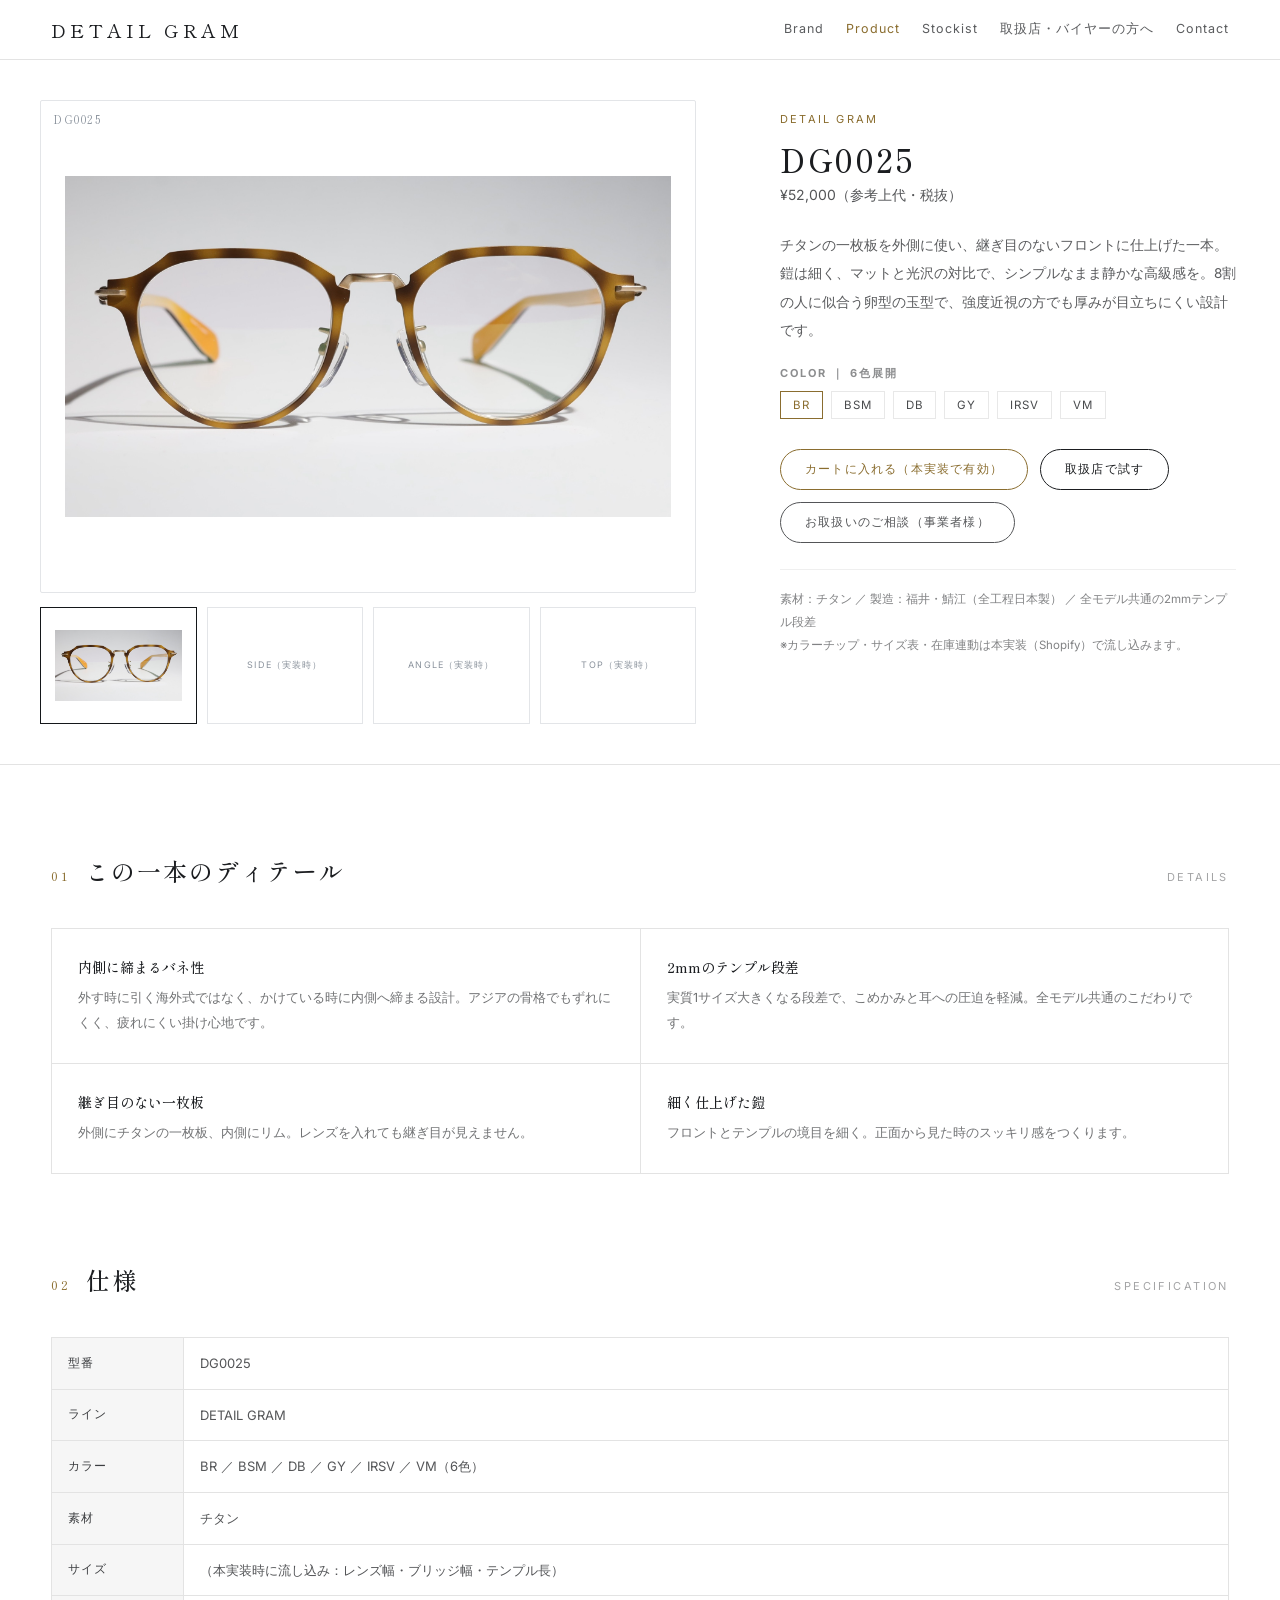
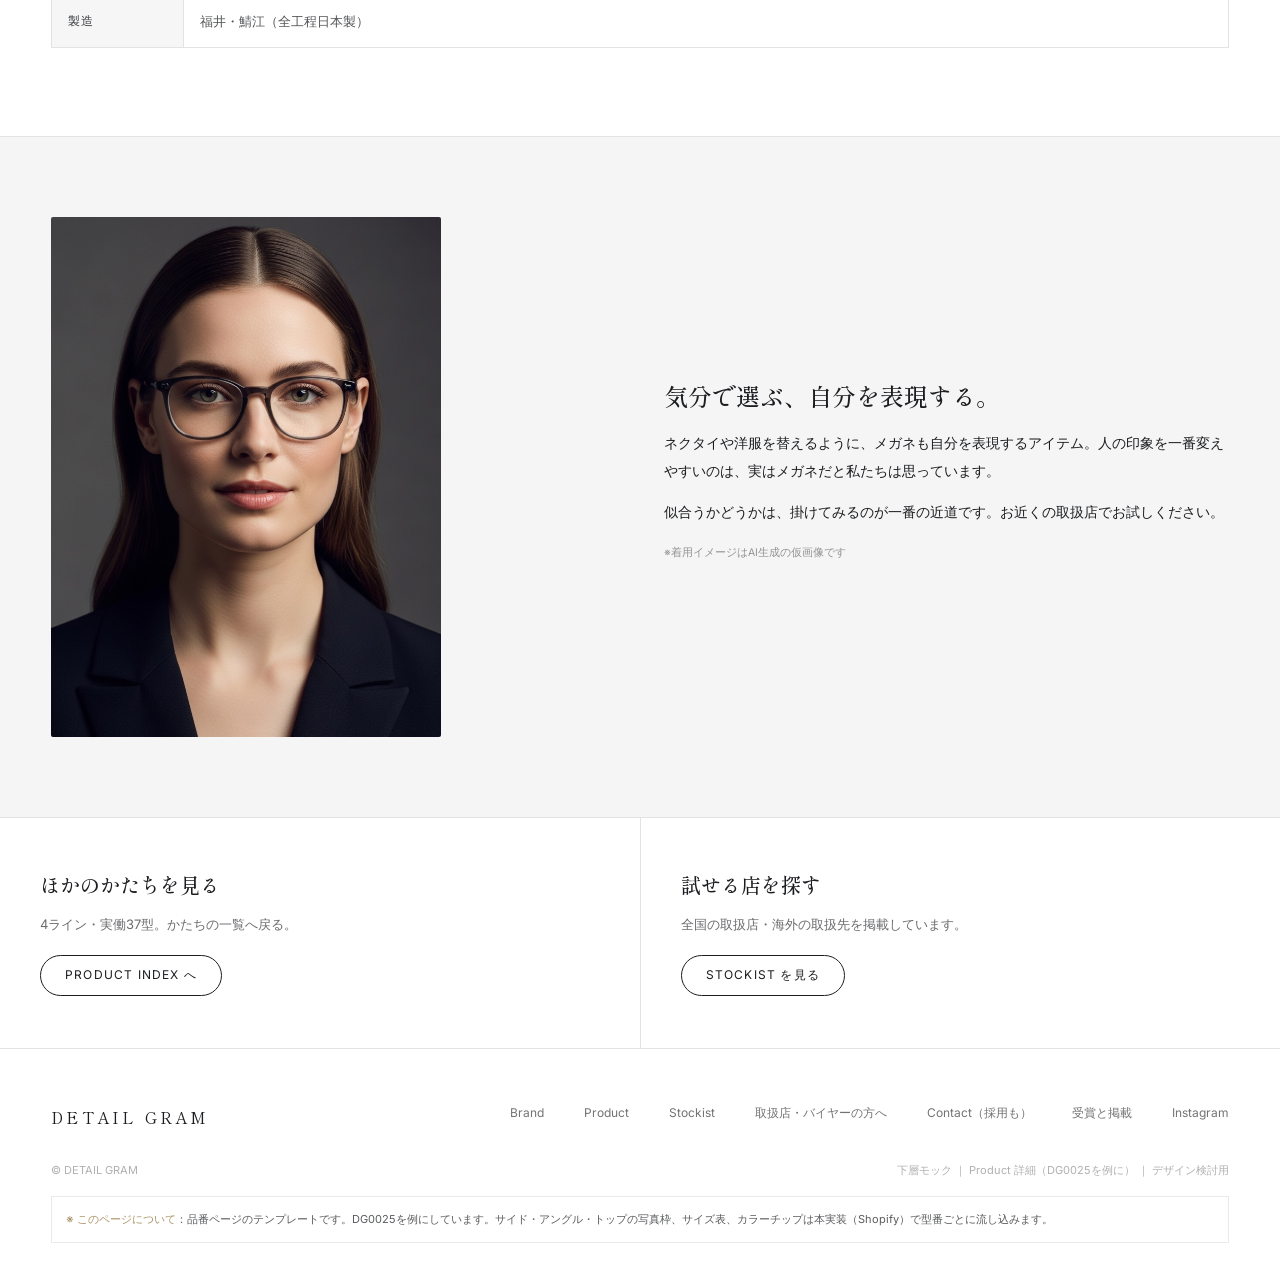
<file: product-detail.html>
<!DOCTYPE html>
<html lang="ja">
<head>
<meta charset="utf-8">
<meta name="viewport" content="width=device-width, initial-scale=1">
<meta name="robots" content="noindex,nofollow">
<title>DG0025 ｜ Product ｜ DETAIL GRAM（下層モック）</title>
<link rel="preconnect" href="https://fonts.googleapis.com">
<link rel="preconnect" href="https://fonts.gstatic.com" crossorigin>
<link href="https://fonts.googleapis.com/css2?family=Shippori+Mincho:wght@500;600&family=Inter:wght@300;400;500;700&display=swap" rel="stylesheet">
<link rel="stylesheet" href="assets/br-kit.css">
<link rel="stylesheet" href="assets/dg-base.css">
<link rel="stylesheet" href="assets/dg-sub.css">
<style>
  /* 品番ページ専用（白の図録面×黒の物語面） */
  .pd{ display:grid; grid-template-columns:1.15fr .85fr; gap:0; border-bottom:1px solid var(--line) }
  .pd-gallery{ background:#fff; padding:40px; display:flex; flex-direction:column; gap:14px }
  .pd-main{ border:1px solid #e3e5e8; position:relative }
  .pd-main img{ width:100%; aspect-ratio:4/3; object-fit:contain; padding:24px; mix-blend-mode:multiply }
  .pd-no{ position:absolute; top:10px; left:12px; font-family:var(--serif); font-size:11px; letter-spacing:.14em; color:#8a929c }
  .pd-thumbs{ display:grid; grid-template-columns:repeat(4,1fr); gap:10px }
  .pd-thumbs .t{ border:1px solid #e3e5e8; cursor:pointer; background:#fff }
  .pd-thumbs .t.on{ border-color:#14171a }
  .pd-thumbs img{ width:100%; aspect-ratio:4/3; object-fit:contain; padding:8px; mix-blend-mode:multiply }
  .pd-thumbs .t.ph{ display:flex; align-items:center; justify-content:center; aspect-ratio:4/3;
    font-size:9px; letter-spacing:.12em; color:#8a929c; cursor:default }

  .pd-info{ padding:52px 44px; display:flex; flex-direction:column; gap:0 }
  .pd-line{ font-size:11px; letter-spacing:.2em; color:var(--accent) }
  .pd-info h1{ font-family:var(--serif); font-weight:500; font-size:2rem; letter-spacing:.1em; margin:10px 0 4px }
  .pd-price{ font-size:14px; opacity:.75; margin-bottom:26px }
  .pd-info p.desc{ font-size:13.5px; line-height:2.1; opacity:.72; margin:0 0 22px }

  .colors b, .sizes b{ display:block; font-size:11px; letter-spacing:.18em; opacity:.5; margin-bottom:10px }
  .chips{ display:flex; flex-wrap:wrap; gap:8px; margin-bottom:22px }
  .chips span{ border:1px solid var(--line); padding:6px 12px; font-size:11.5px; letter-spacing:.08em; opacity:.8 }
  .chips span.on{ border-color:var(--accent); color:var(--accent); opacity:1 }

  .pd-cta{ display:flex; gap:12px; flex-wrap:wrap; margin-top:8px }
  .pd-meta{ margin-top:26px; border-top:1px solid var(--line); padding-top:18px; font-size:11.5px; line-height:2; opacity:.55 }

  .spec-table{ width:100%; border-collapse:collapse; font-size:13px }
  .spec-table th,.spec-table td{ border:1px solid var(--line); padding:13px 16px; text-align:left; font-weight:400 }
  .spec-table th{ width:11em; background:var(--ink-2); letter-spacing:.08em; font-size:12px; opacity:.85 }
  .spec-table td{ opacity:.75; line-height:1.9 }

  .feature{ display:grid; grid-template-columns:1fr 1fr; gap:1px; background:var(--line); border:1px solid var(--line) }
  .feature > div{ background:var(--ink); padding:28px 26px }
  .feature b{ display:block; font-family:var(--serif); font-weight:500; font-size:14px; margin-bottom:8px }
  .feature p{ margin:0; font-size:12.5px; line-height:2; opacity:.62 }

  .wear{ background:var(--ink-2); border-block:1px solid var(--line) }
  .wear .in{ display:grid; grid-template-columns:1fr 1fr; gap:48px; align-items:center; padding:80px 0 }
  .wear .im{ background:#0b0c0e; overflow:hidden; aspect-ratio:3/4; max-height:520px }
  .wear .im img{ width:100%; height:100%; object-fit:cover }
  .wear h2{ font-family:var(--serif); font-weight:500; font-size:1.5rem; margin:0 0 16px }
  .wear p{ font-size:13.5px; line-height:2.1; opacity:.7; margin:0 0 12px }

  @media(max-width:900px){
    .pd,.wear .in,.feature{ grid-template-columns:1fr }
    .pd-gallery{ padding:22px }
  }
</style>
</head>
<body>
<div class="br-grain" aria-hidden="true"></div>

<!-- ===== header（Horizon: header-group は触らない／確認用） ===== -->
<header class="dg-header">
  <a class="dg-logo" href="final.html">DETAIL GRAM</a>
  <nav class="dg-nav">
    <a href="brand.html">Brand</a><a href="product.html" class="is-current">Product</a><a href="stockist.html">Stockist</a>
    <a href="for-business.html">取扱店・バイヤーの方へ</a><a href="contact.html">Contact</a>
  </nav>
</header>

<!-- ===== SECTION: product-main（図録面＝白×情報面＝黒） → detailgram-pdp-main.liquid ===== -->
<section class="dg-section pd">
  <div class="pd-gallery" data-br="reveal">
    <div class="pd-main r-frame"><span class="pd-no">DG0025</span><img id="mainimg" src="assets/products/DG0025.jpg" alt="DG0025"></div>
    <div class="pd-thumbs">
      <button class="t on" type="button"><img src="assets/products/DG0025.jpg" alt="DG0025 カット1"></button>
      <span class="t ph">SIDE（実装時）</span>
      <span class="t ph">ANGLE（実装時）</span>
      <span class="t ph">TOP（実装時）</span>
    </div>
  </div>
  <div class="pd-info">
    <span class="pd-line">DETAIL GRAM</span>
    <h1 data-br="chars">DG0025</h1>
    <div class="pd-price">¥52,000（参考上代・税抜）</div>
    <p class="desc" data-br="reveal">チタンの一枚板を外側に使い、継ぎ目のないフロントに仕上げた一本。鎧は細く、マットと光沢の対比で、シンプルなまま静かな高級感を。8割の人に似合う卵型の玉型で、強度近視の方でも厚みが目立ちにくい設計です。</p>
    <div class="colors" data-br="reveal" data-br-delay=".1s">
      <b>COLOR ｜ 6色展開</b>
      <div class="chips"><span class="on">BR</span><span>BSM</span><span>DB</span><span>GY</span><span>IRSV</span><span>VM</span></div>
    </div>
    <div class="pd-cta" data-br="reveal" data-br-delay=".2s">
      <a class="btn gold r-pill" href="#">カートに入れる（本実装で有効）</a>
      <a class="btn r-pill" href="stockist.html">取扱店で試す</a>
      <a class="btn r-pill" href="for-business.html" style="opacity:.75">お取扱いのご相談（事業者様）</a>
    </div>
    <div class="pd-meta">素材：チタン ／ 製造：福井・鯖江（全工程日本製） ／ 全モデル共通の2mmテンプル段差<br>※カラーチップ・サイズ表・在庫連動は本実装（Shopify）で流し込みます。</div>
  </div>
</section>

<!-- ===== SECTION: features（この型番のこだわり） → detailgram-pdp-features.liquid ===== -->
<section class="dg-section sec">
  <div class="dg-wrap">
    <div class="sec-head" data-br="reveal"><span class="no">01</span><h2>この一本のディテール</h2><span class="en">DETAILS</span></div>
    <div class="feature" data-br="stagger" data-br-step="0.06">
      <div><b>内側に締まるバネ性</b><p>外す時に引く海外式ではなく、かけている時に内側へ締まる設計。アジアの骨格でもずれにくく、疲れにくい掛け心地です。</p></div>
      <div><b>2mmのテンプル段差</b><p>実質1サイズ大きくなる段差で、こめかみと耳への圧迫を軽減。全モデル共通のこだわりです。</p></div>
      <div><b>継ぎ目のない一枚板</b><p>外側にチタンの一枚板、内側にリム。レンズを入れても継ぎ目が見えません。</p></div>
      <div><b>細く仕上げた鎧</b><p>フロントとテンプルの境目を細く。正面から見た時のスッキリ感をつくります。</p></div>
    </div>
  </div>
</section>

<!-- ===== SECTION: spec → detailgram-pdp-spec.liquid ===== -->
<section class="dg-section sec" style="padding-top:0">
  <div class="dg-wrap">
    <div class="sec-head" data-br="reveal"><span class="no">02</span><h2>仕様</h2><span class="en">SPECIFICATION</span></div>
    <table class="spec-table" data-br="reveal">
      <tr><th>型番</th><td>DG0025</td></tr>
      <tr><th>ライン</th><td>DETAIL GRAM</td></tr>
      <tr><th>カラー</th><td>BR ／ BSM ／ DB ／ GY ／ IRSV ／ VM（6色）</td></tr>
      <tr><th>素材</th><td>チタン</td></tr>
      <tr><th>サイズ</th><td>（本実装時に流し込み：レンズ幅・ブリッジ幅・テンプル長）</td></tr>
      <tr><th>製造</th><td>福井・鯖江（全工程日本製）</td></tr>
    </table>
  </div>
</section>

<!-- ===== SECTION: wearing（着用イメージ） → detailgram-pdp-wearing.liquid ===== -->
<section class="dg-section wear">
  <div class="dg-wrap in">
    <div class="im r-frame" data-br="reveal"><img src="assets/wearing/wear_wh_f.jpg" alt="着用イメージ（AI生成・仮）"></div>
    <div>
      <h2 data-br="reveal">気分で選ぶ、自分を表現する。</h2>
      <p data-br="reveal" data-br-delay=".1s">ネクタイや洋服を替えるように、メガネも自分を表現するアイテム。人の印象を一番変えやすいのは、実はメガネだと私たちは思っています。</p>
      <p data-br="reveal" data-br-delay=".2s">似合うかどうかは、掛けてみるのが一番の近道です。お近くの取扱店でお試しください。</p>
      <p style="font-size:10.5px; opacity:.45; margin-top:16px">※着用イメージはAI生成の仮画像です</p>
    </div>
  </div>
</section>

<!-- ===== SECTION: next → detailgram-pdp-next.liquid ===== -->
<section class="dg-section two">
  <div data-br="reveal">
    <h3>ほかのかたちを見る</h3>
    <p>4ライン・実働37型。かたちの一覧へ戻る。</p>
    <a class="btn r-pill" href="product.html">PRODUCT INDEX へ</a>
  </div>
  <div data-br="reveal" data-br-delay=".1s">
    <h3>試せる店を探す</h3>
    <p>全国の取扱店・海外の取扱先を掲載しています。</p>
    <a class="btn r-pill" href="stockist.html">STOCKIST を見る</a>
  </div>
</section>

<!-- ===== footer（Horizon: footer-group は触らない／確認用） ===== -->
<footer class="dg-footer">
  <div class="f-top">
    <span class="b">DETAIL GRAM</span>
    <a href="brand.html">Brand</a><a href="product.html">Product</a><a href="stockist.html">Stockist</a>
    <a href="for-business.html">取扱店・バイヤーの方へ</a><a href="contact.html">Contact（採用も）</a><a href="awards.html">受賞と掲載</a><a href="https://www.instagram.com/detailgram_inc/" rel="noopener">Instagram</a>
  </div>
  <div class="f-bot"><span>© DETAIL GRAM</span><span>下層モック ｜ Product 詳細（DG0025を例に） ｜ デザイン検討用</span></div>
  <div class="dg-note"><b>※ このページについて</b>：品番ページのテンプレートです。DG0025を例にしています。サイド・アングル・トップの写真枠、サイズ表、カラーチップは本実装（Shopify）で型番ごとに流し込みます。</div>
</footer>

<script src="assets/br-kit.js"></script>
</body>
</html>
</file>
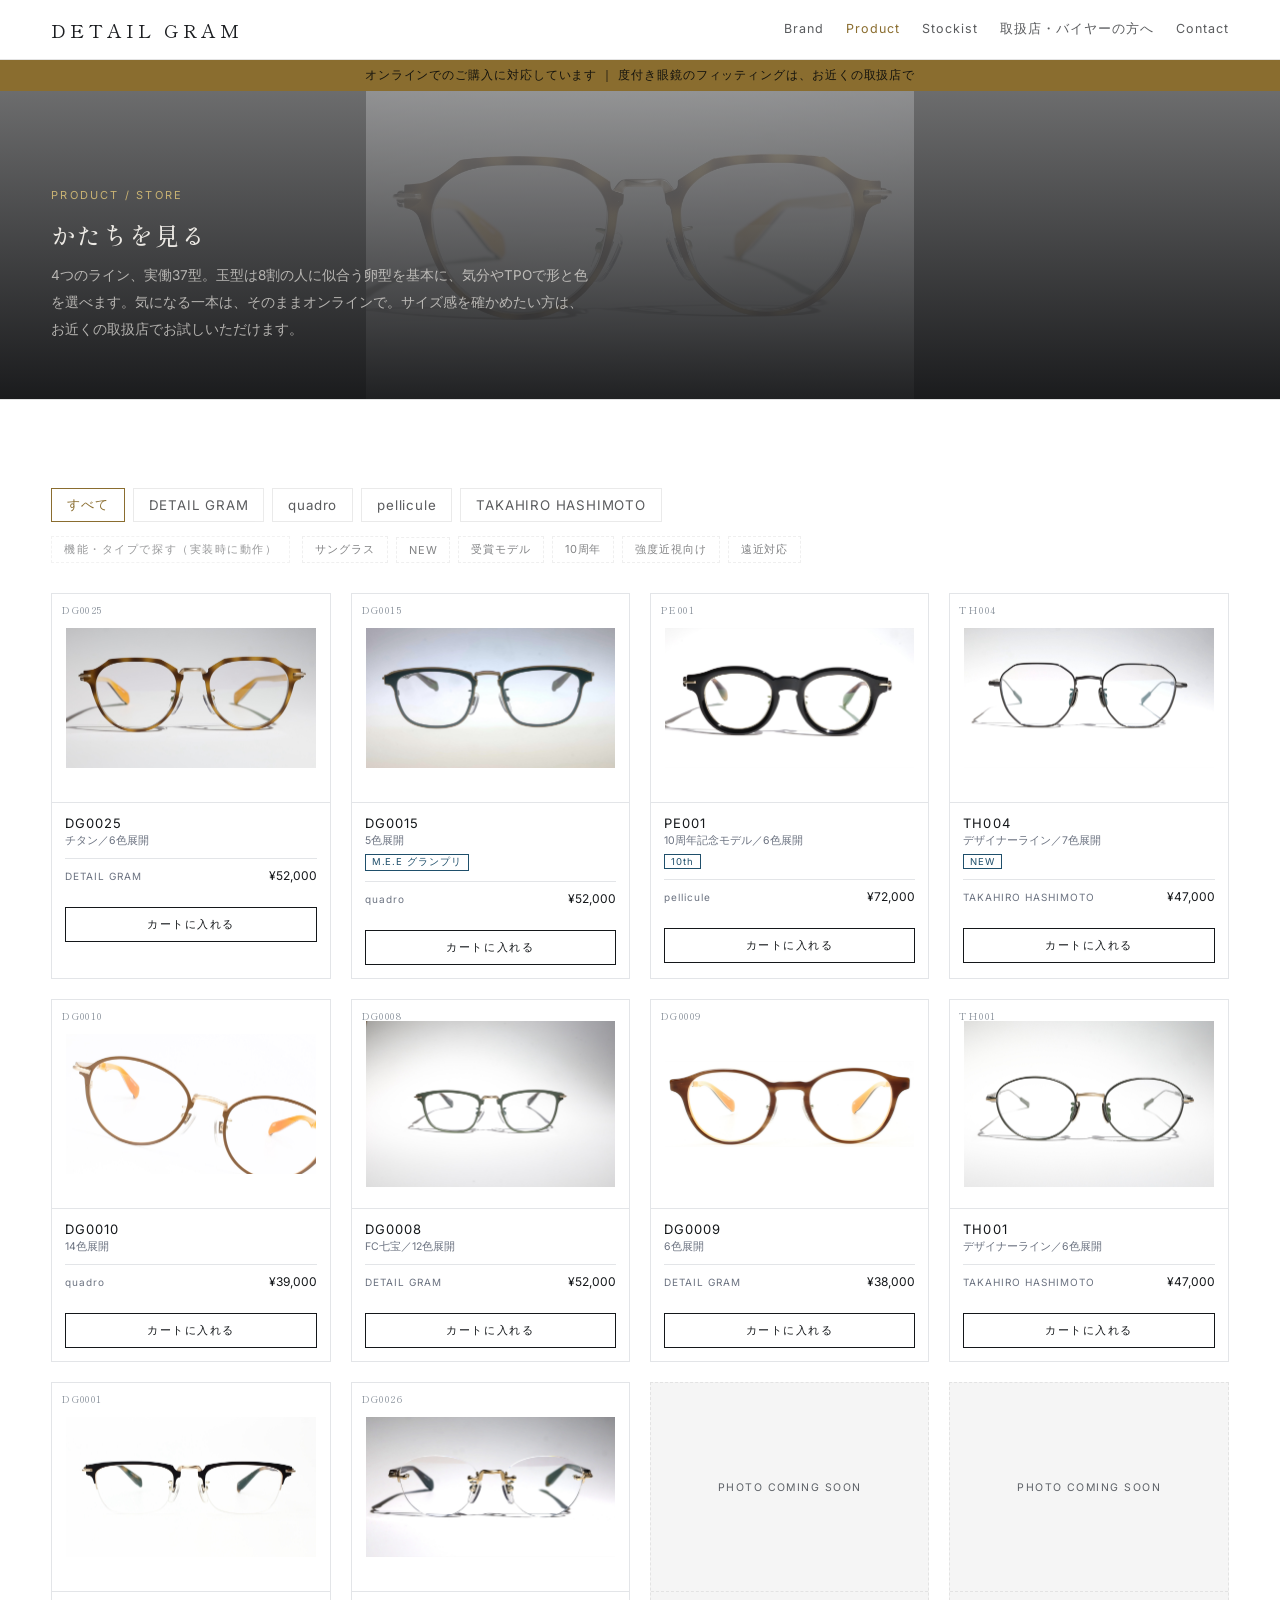
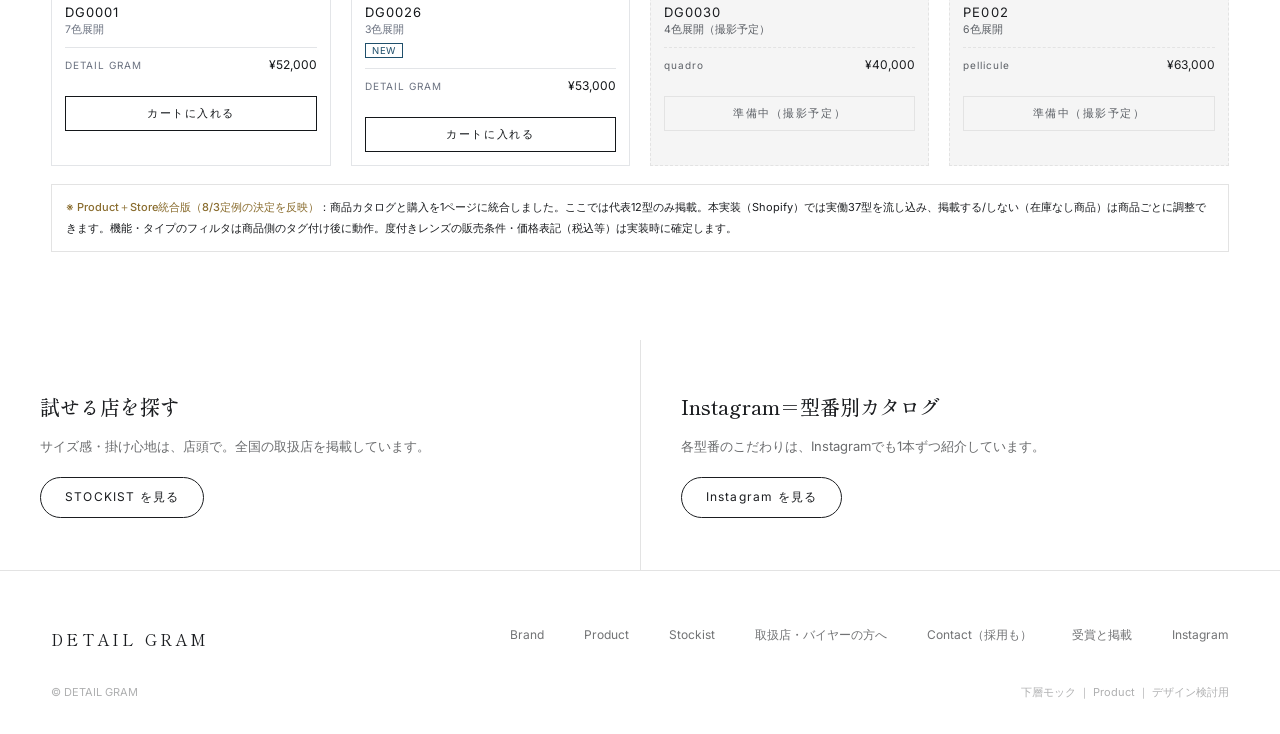
<file: product.html>
<!DOCTYPE html>
<html lang="ja">
<head>
<meta charset="utf-8">
<meta name="viewport" content="width=device-width, initial-scale=1">
<meta name="robots" content="noindex,nofollow">
<title>Product / Store ｜ DETAIL GRAM（下層モック）</title>
<link rel="preconnect" href="https://fonts.googleapis.com">
<link rel="preconnect" href="https://fonts.gstatic.com" crossorigin>
<link href="https://fonts.googleapis.com/css2?family=Shippori+Mincho:wght@500;600&family=Inter:wght@300;400;500;700&display=swap" rel="stylesheet">
<link rel="stylesheet" href="assets/br-kit.css">
<link rel="stylesheet" href="assets/dg-base.css">
<link rel="stylesheet" href="assets/dg-sub.css">
<style>
  /* Product一覧専用（白カード図録＝トップ「かたちを見る」準拠） */
  .filters{ display:flex; flex-wrap:wrap; gap:8px; margin:0 0 14px; font-size:12px }
  .filters button{ border:1px solid var(--line); background:none; color:var(--paper);
    padding:7px 15px; cursor:pointer; letter-spacing:.06em; opacity:.72; font-family:inherit }
  .filters button:hover{ opacity:1 }
  .filters button.on{ border-color:var(--accent); color:var(--accent); opacity:1 }
  .subfilters{ display:flex; flex-wrap:wrap; gap:8px; margin:0 0 30px; font-size:11px; opacity:.85 }
  .subfilters span{ border:1px solid var(--line); padding:5px 12px; opacity:.55; letter-spacing:.08em }

  .z-grid{ display:grid; grid-template-columns:repeat(4,1fr); gap:20px }
  .z-card{ background:#fff; border:1px solid #e3e5e8; display:block; transition:transform .25s, box-shadow .25s }
  .z-card:hover{ transform:translateY(-3px); box-shadow:0 14px 30px rgba(0,0,0,.5) }
  .z-card figure{ margin:0; position:relative; border-bottom:1px solid #e3e5e8 }
  .z-card img{ width:100%; aspect-ratio:4/3; object-fit:contain; padding:14px; mix-blend-mode:multiply; background:#fff }
  .z-no{ position:absolute; top:8px; left:9px; font-family:var(--serif); font-size:10px; letter-spacing:.14em; color:#8a929c }
  .z-body{ padding:12px 13px 14px; color:#14171a }
  .z-name{ font-size:13px; letter-spacing:.08em }
  .z-sub{ font-size:10.5px; color:#6b7280; margin-top:3px }
  .z-tag{ display:inline-block; margin-top:6px; font-size:9.5px; letter-spacing:.1em; color:#1f4f6b; border:1px solid #1f4f6b; padding:1px 6px }
  .z-foot{ display:flex; justify-content:space-between; align-items:baseline; margin-top:10px; padding-top:9px; border-top:1px solid #e3e5e8 }
  .z-line{ font-size:10px; color:#6b7280; letter-spacing:.1em }
  .z-price{ font-size:12px; color:#14171a }

  .z-card.is-empty{ background:var(--ink-2); border:1px dashed var(--line) }
  .z-card.is-empty figure{ border-bottom:1px dashed var(--line) }
  .z-card.is-empty .ph{ aspect-ratio:4/3; display:flex; align-items:center; justify-content:center;
    font-size:10.5px; letter-spacing:.14em; color:var(--paper-dim) }
  .z-card.is-empty .z-body{ color:var(--paper) }
  .z-card.is-empty .z-sub,.z-card.is-empty .z-line{ color:var(--paper-dim) }
  .z-card.is-empty .z-price{ color:var(--paper) }
  .z-card.is-empty .z-foot{ border-top:1px dashed var(--line) }

  /* Store統合：お知らせバー・カート導線・機能フィルタ */
  .notice{ background:var(--accent); color:#14130e; font-size:11.5px; letter-spacing:.08em; text-align:center; padding:8px 4vw }
  .z-cart{ display:block; margin:10px 13px 13px; text-align:center; border:1px solid #14171a; padding:9px 8px;
    font-size:11px; letter-spacing:.14em; color:#14171a; transition:.2s }
  .z-card:hover .z-cart{ background:#14171a; color:#fff }
  .z-card.is-empty .z-cart{ border-color:var(--line); color:var(--paper-dim) }
  .fn-filters{ display:flex; flex-wrap:wrap; gap:8px; margin:0 0 30px; font-size:11px; align-items:center }
  .fn-filters .lbl{ letter-spacing:.14em; opacity:.45; margin-right:4px }
  .fn-filters span{ border:1px dashed var(--line); padding:5px 12px; opacity:.55; letter-spacing:.08em }

  @media(max-width:900px){ .z-grid{ grid-template-columns:repeat(2,1fr) } }
</style>
</head>
<body>
<div class="br-grain" aria-hidden="true"></div>

<!-- ===== header（Horizon: header-group は触らない／確認用） ===== -->
<header class="dg-header">
  <a class="dg-logo" href="final.html">DETAIL GRAM</a>
  <nav class="dg-nav">
    <a href="brand.html">Brand</a><a href="product.html" class="is-current">Product</a><a href="stockist.html">Stockist</a>
    <a href="for-business.html">取扱店・バイヤーの方へ</a><a href="contact.html">Contact</a>
  </nav>
</header>

<!-- ===== SECTION: notice（お知らせバー） → detailgram-product-notice.liquid ===== -->
<div class="dg-section notice">オンラインでのご購入に対応しています ｜ 度付き眼鏡のフィッティングは、お近くの取扱店で</div>

<!-- ===== SECTION: page-head → detailgram-product-head.liquid ===== -->
<section class="dg-section page-head">
  <div class="bg"><img src="assets/products/DG0025.jpg" alt="" style="object-fit:contain; background:#0b0c0e"></div>
  <div class="dg-wrap in">
    <span class="crumb">PRODUCT / STORE</span>
    <h1 data-br="chars">かたちを見る</h1>
    <p class="lead" data-br="reveal" data-br-delay=".3s">4つのライン、実働37型。玉型は8割の人に似合う卵型を基本に、気分やTPOで形と色を選べます。気になる一本は、そのままオンラインで。サイズ感を確かめたい方は、お近くの取扱店でお試しいただけます。</p>
  </div>
</section>

<!-- ===== SECTION: catalog（ライン切替＋図録グリッド） → detailgram-product-catalog.liquid ===== -->
<section class="dg-section sec">
  <div class="dg-wrap">
    <div class="filters" data-br="reveal" role="tablist" aria-label="ラインで絞り込み">
      <button class="on" data-line="all">すべて</button>
      <button data-line="DETAIL GRAM">DETAIL GRAM</button>
      <button data-line="quadro">quadro</button>
      <button data-line="pellicule">pellicule</button>
      <button data-line="TAKAHIRO HASHIMOTO">TAKAHIRO HASHIMOTO</button>
    </div>
    <div class="fn-filters" data-br="reveal">
      <span class="lbl">機能・タイプで探す（実装時に動作）</span>
      <span>サングラス</span><span>NEW</span><span>受賞モデル</span><span>10周年</span><span>強度近視向け</span><span>遠近対応</span>
    </div>

    <div class="z-grid" data-br="stagger" data-br-step="0.05" id="grid">
      <a class="z-card" href="product-detail.html" data-line="DETAIL GRAM"><figure><span class="z-no">DG0025</span><img src="assets/products/DG0025.jpg" alt="DG0025"></figure><div class="z-body"><div class="z-name">DG0025</div><div class="z-sub">チタン／6色展開</div><div class="z-foot"><span class="z-line">DETAIL GRAM</span><span class="z-price">¥52,000</span></div></div><span class="z-cart">カートに入れる</span></a>
      <a class="z-card" href="product-detail.html" data-line="quadro"><figure><span class="z-no">DG0015</span><img src="assets/products/DG0015.jpg" alt="DG0015"></figure><div class="z-body"><div class="z-name">DG0015</div><div class="z-sub">5色展開</div><span class="z-tag">M.E.E グランプリ</span><div class="z-foot"><span class="z-line">quadro</span><span class="z-price">¥52,000</span></div></div><span class="z-cart">カートに入れる</span></a>
      <a class="z-card" href="product-detail.html" data-line="pellicule"><figure><span class="z-no">PE001</span><img src="assets/products/PE001.jpg" alt="PE001"></figure><div class="z-body"><div class="z-name">PE001</div><div class="z-sub">10周年記念モデル／6色展開</div><span class="z-tag">10th</span><div class="z-foot"><span class="z-line">pellicule</span><span class="z-price">¥72,000</span></div></div><span class="z-cart">カートに入れる</span></a>
      <a class="z-card" href="product-detail.html" data-line="TAKAHIRO HASHIMOTO"><figure><span class="z-no">TH004</span><img src="assets/products/TH004.jpg" alt="TH004"></figure><div class="z-body"><div class="z-name">TH004</div><div class="z-sub">デザイナーライン／7色展開</div><span class="z-tag">NEW</span><div class="z-foot"><span class="z-line">TAKAHIRO HASHIMOTO</span><span class="z-price">¥47,000</span></div></div><span class="z-cart">カートに入れる</span></a>
      <a class="z-card" href="product-detail.html" data-line="quadro"><figure><span class="z-no">DG0010</span><img src="assets/products/DG0010.jpg" alt="DG0010"></figure><div class="z-body"><div class="z-name">DG0010</div><div class="z-sub">14色展開</div><div class="z-foot"><span class="z-line">quadro</span><span class="z-price">¥39,000</span></div></div><span class="z-cart">カートに入れる</span></a>
      <a class="z-card" href="product-detail.html" data-line="DETAIL GRAM"><figure><span class="z-no">DG0008</span><img src="assets/products/DG0008.jpg" alt="DG0008"></figure><div class="z-body"><div class="z-name">DG0008</div><div class="z-sub">FC七宝／12色展開</div><div class="z-foot"><span class="z-line">DETAIL GRAM</span><span class="z-price">¥52,000</span></div></div><span class="z-cart">カートに入れる</span></a>
      <a class="z-card" href="product-detail.html" data-line="DETAIL GRAM"><figure><span class="z-no">DG0009</span><img src="assets/products/DG0009.jpg" alt="DG0009"></figure><div class="z-body"><div class="z-name">DG0009</div><div class="z-sub">6色展開</div><div class="z-foot"><span class="z-line">DETAIL GRAM</span><span class="z-price">¥38,000</span></div></div><span class="z-cart">カートに入れる</span></a>
      <a class="z-card" href="product-detail.html" data-line="TAKAHIRO HASHIMOTO"><figure><span class="z-no">TH001</span><img src="assets/products/TH001.jpg" alt="TH001"></figure><div class="z-body"><div class="z-name">TH001</div><div class="z-sub">デザイナーライン／6色展開</div><div class="z-foot"><span class="z-line">TAKAHIRO HASHIMOTO</span><span class="z-price">¥47,000</span></div></div><span class="z-cart">カートに入れる</span></a>
      <a class="z-card" href="product-detail.html" data-line="DETAIL GRAM"><figure><span class="z-no">DG0001</span><img src="assets/products/DG0001.jpg" alt="DG0001"></figure><div class="z-body"><div class="z-name">DG0001</div><div class="z-sub">7色展開</div><div class="z-foot"><span class="z-line">DETAIL GRAM</span><span class="z-price">¥52,000</span></div></div><span class="z-cart">カートに入れる</span></a>
      <a class="z-card" href="product-detail.html" data-line="DETAIL GRAM"><figure><span class="z-no">DG0026</span><img src="assets/products/DG0026.jpg" alt="DG0026"></figure><div class="z-body"><div class="z-name">DG0026</div><div class="z-sub">3色展開</div><span class="z-tag">NEW</span><div class="z-foot"><span class="z-line">DETAIL GRAM</span><span class="z-price">¥53,000</span></div></div><span class="z-cart">カートに入れる</span></a>
      <a class="z-card is-empty" href="#" data-line="quadro"><figure><div class="ph">PHOTO COMING SOON</div></figure><div class="z-body"><div class="z-name">DG0030</div><div class="z-sub">4色展開（撮影予定）</div><div class="z-foot"><span class="z-line">quadro</span><span class="z-price">¥40,000</span></div></div><span class="z-cart">準備中（撮影予定）</span></a>
      <a class="z-card is-empty" href="#" data-line="pellicule"><figure><div class="ph">PHOTO COMING SOON</div></figure><div class="z-body"><div class="z-name">PE002</div><div class="z-sub">6色展開</div><div class="z-foot"><span class="z-line">pellicule</span><span class="z-price">¥63,000</span></div></div><span class="z-cart">準備中（撮影予定）</span></a>
    </div>

    <div class="dg-note" data-br="reveal"><b>※ Product＋Store統合版（8/3定例の決定を反映）</b>：商品カタログと購入を1ページに統合しました。ここでは代表12型のみ掲載。本実装（Shopify）では実働37型を流し込み、掲載する/しない（在庫なし商品）は商品ごとに調整できます。機能・タイプのフィルタは商品側のタグ付け後に動作。度付きレンズの販売条件・価格表記（税込等）は実装時に確定します。</div>
  </div>
</section>

<!-- ===== SECTION: next（試着導線） → detailgram-product-next.liquid ===== -->
<section class="dg-section two">
  <div data-br="reveal">
    <h3>試せる店を探す</h3>
    <p>サイズ感・掛け心地は、店頭で。全国の取扱店を掲載しています。</p>
    <a class="btn r-pill" href="stockist.html">STOCKIST を見る</a>
  </div>
  <div data-br="reveal" data-br-delay=".1s">
    <h3>Instagram＝型番別カタログ</h3>
    <p>各型番のこだわりは、Instagramでも1本ずつ紹介しています。</p>
    <a class="btn r-pill" href="https://www.instagram.com/detailgram_inc/" rel="noopener">Instagram を見る</a>
  </div>
</section>

<!-- ===== footer（Horizon: footer-group は触らない／確認用） ===== -->
<footer class="dg-footer">
  <div class="f-top">
    <span class="b">DETAIL GRAM</span>
    <a href="brand.html">Brand</a><a href="product.html">Product</a><a href="stockist.html">Stockist</a>
    <a href="for-business.html">取扱店・バイヤーの方へ</a><a href="contact.html">Contact（採用も）</a><a href="awards.html">受賞と掲載</a><a href="https://www.instagram.com/detailgram_inc/" rel="noopener">Instagram</a>
  </div>
  <div class="f-bot"><span>© DETAIL GRAM</span><span>下層モック ｜ Product ｜ デザイン検討用</span></div>
</footer>

<script src="assets/br-kit.js"></script>
<script>
  /* ラインフィルタ（モック用の簡易動作） */
  (function(){
    var btns = document.querySelectorAll('.filters button');
    var cards = document.querySelectorAll('#grid .z-card');
    btns.forEach(function(b){
      b.addEventListener('click', function(){
        btns.forEach(function(x){ x.classList.remove('on') });
        b.classList.add('on');
        var line = b.getAttribute('data-line');
        cards.forEach(function(c){
          c.style.display = (line === 'all' || c.getAttribute('data-line') === line) ? '' : 'none';
        });
      });
    });
  })();
</script>
</body>
</html>
</file>
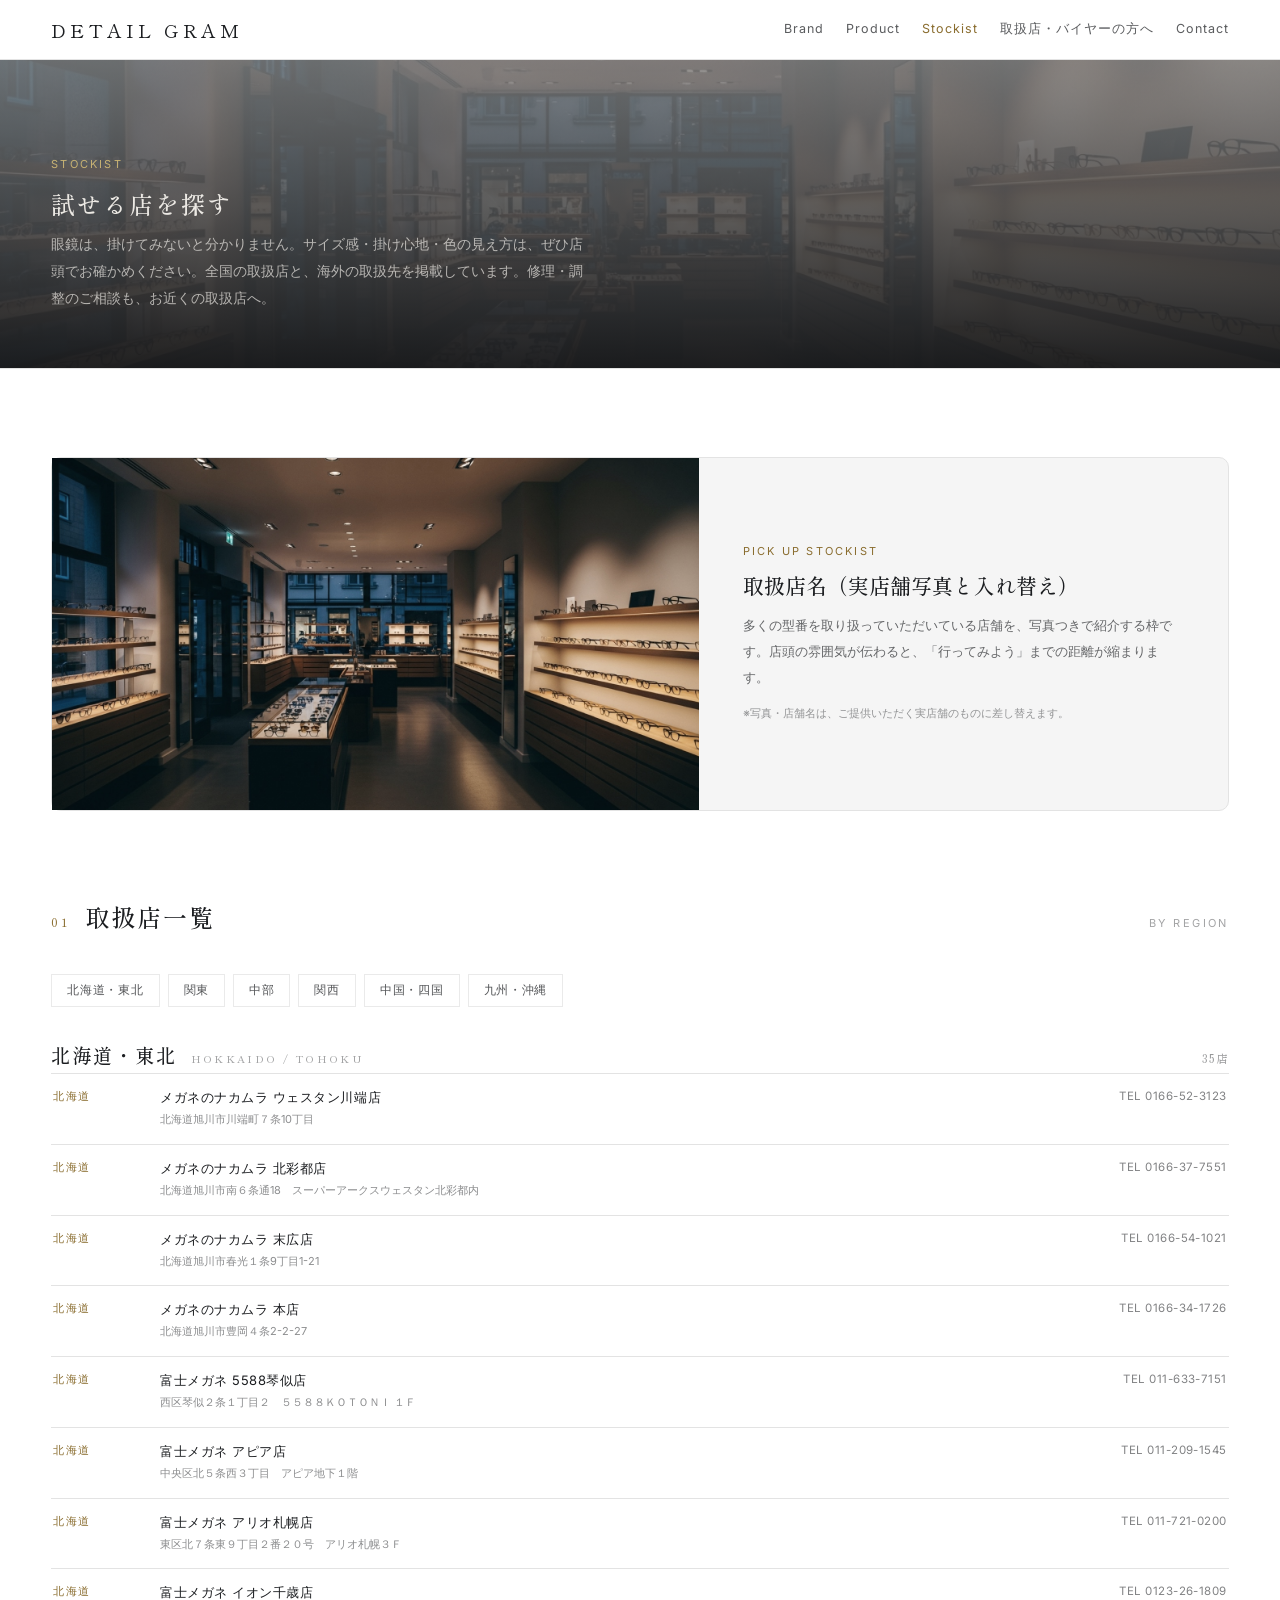
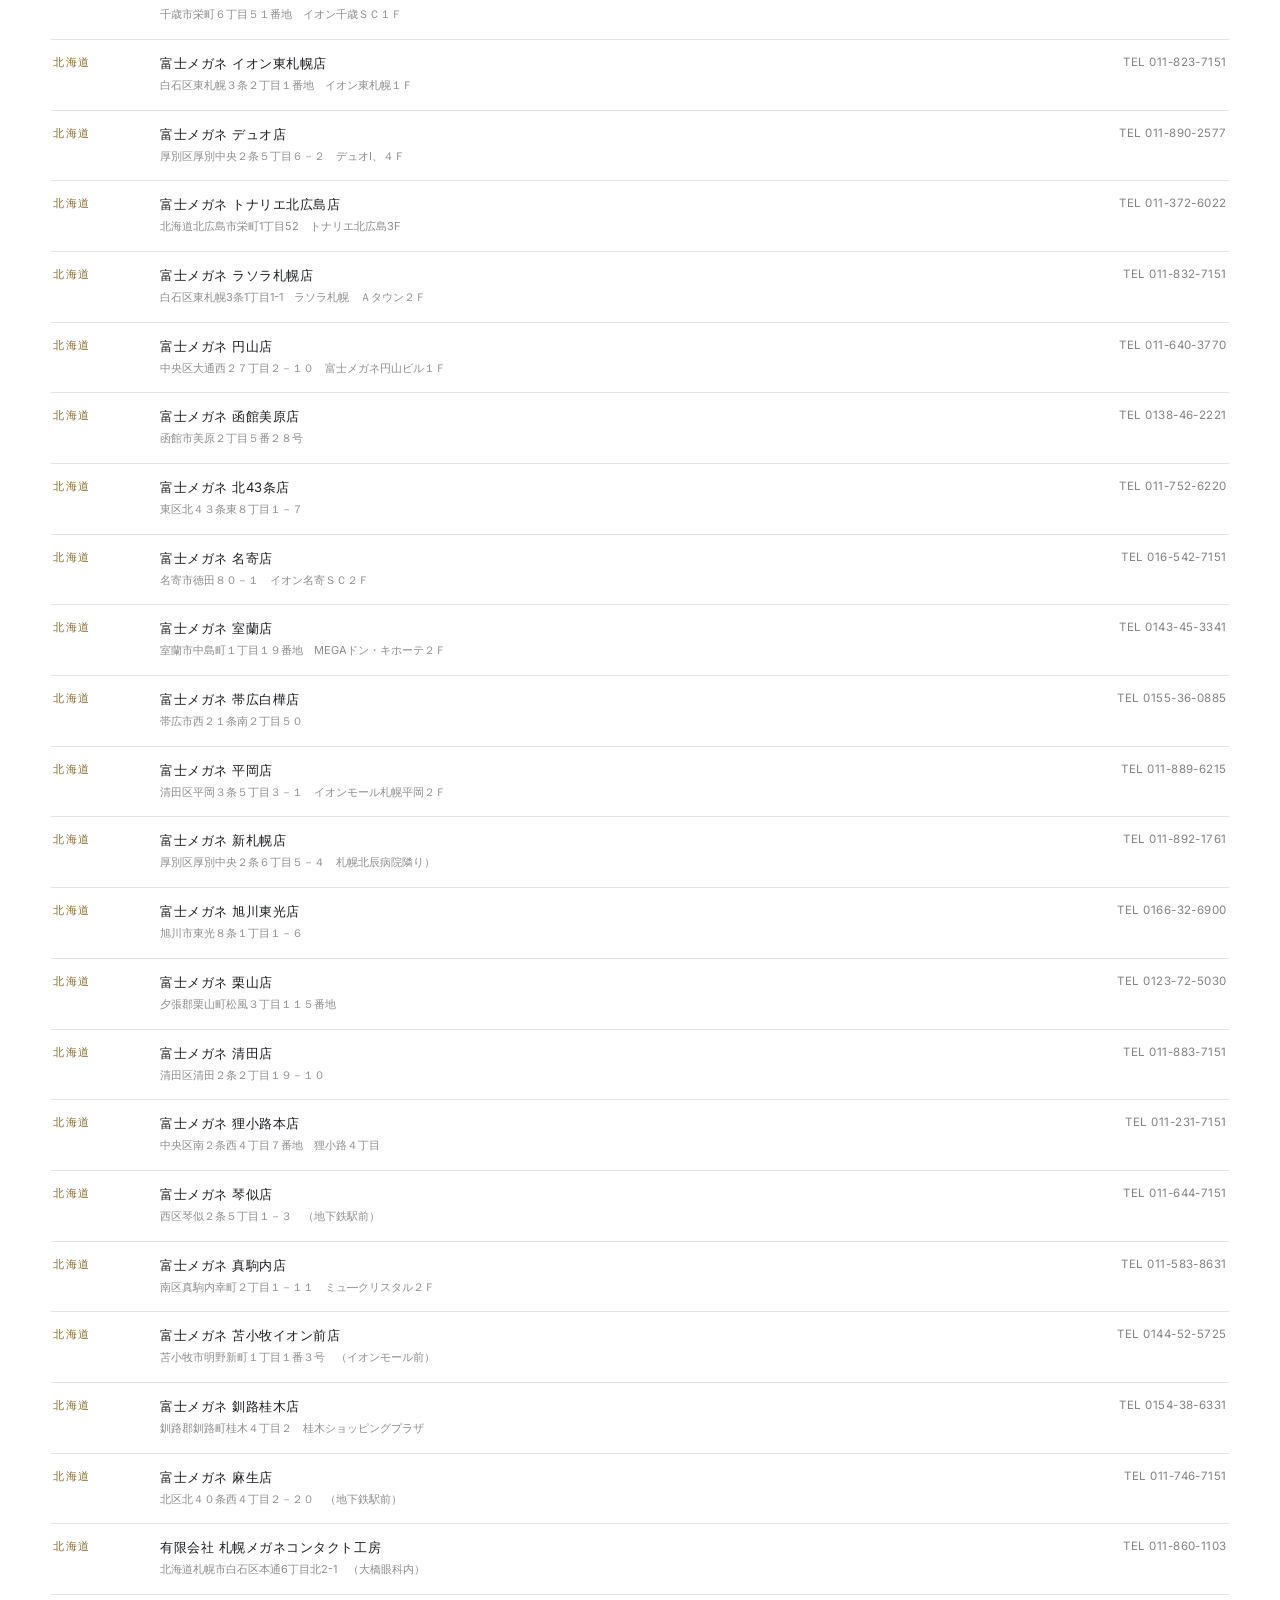
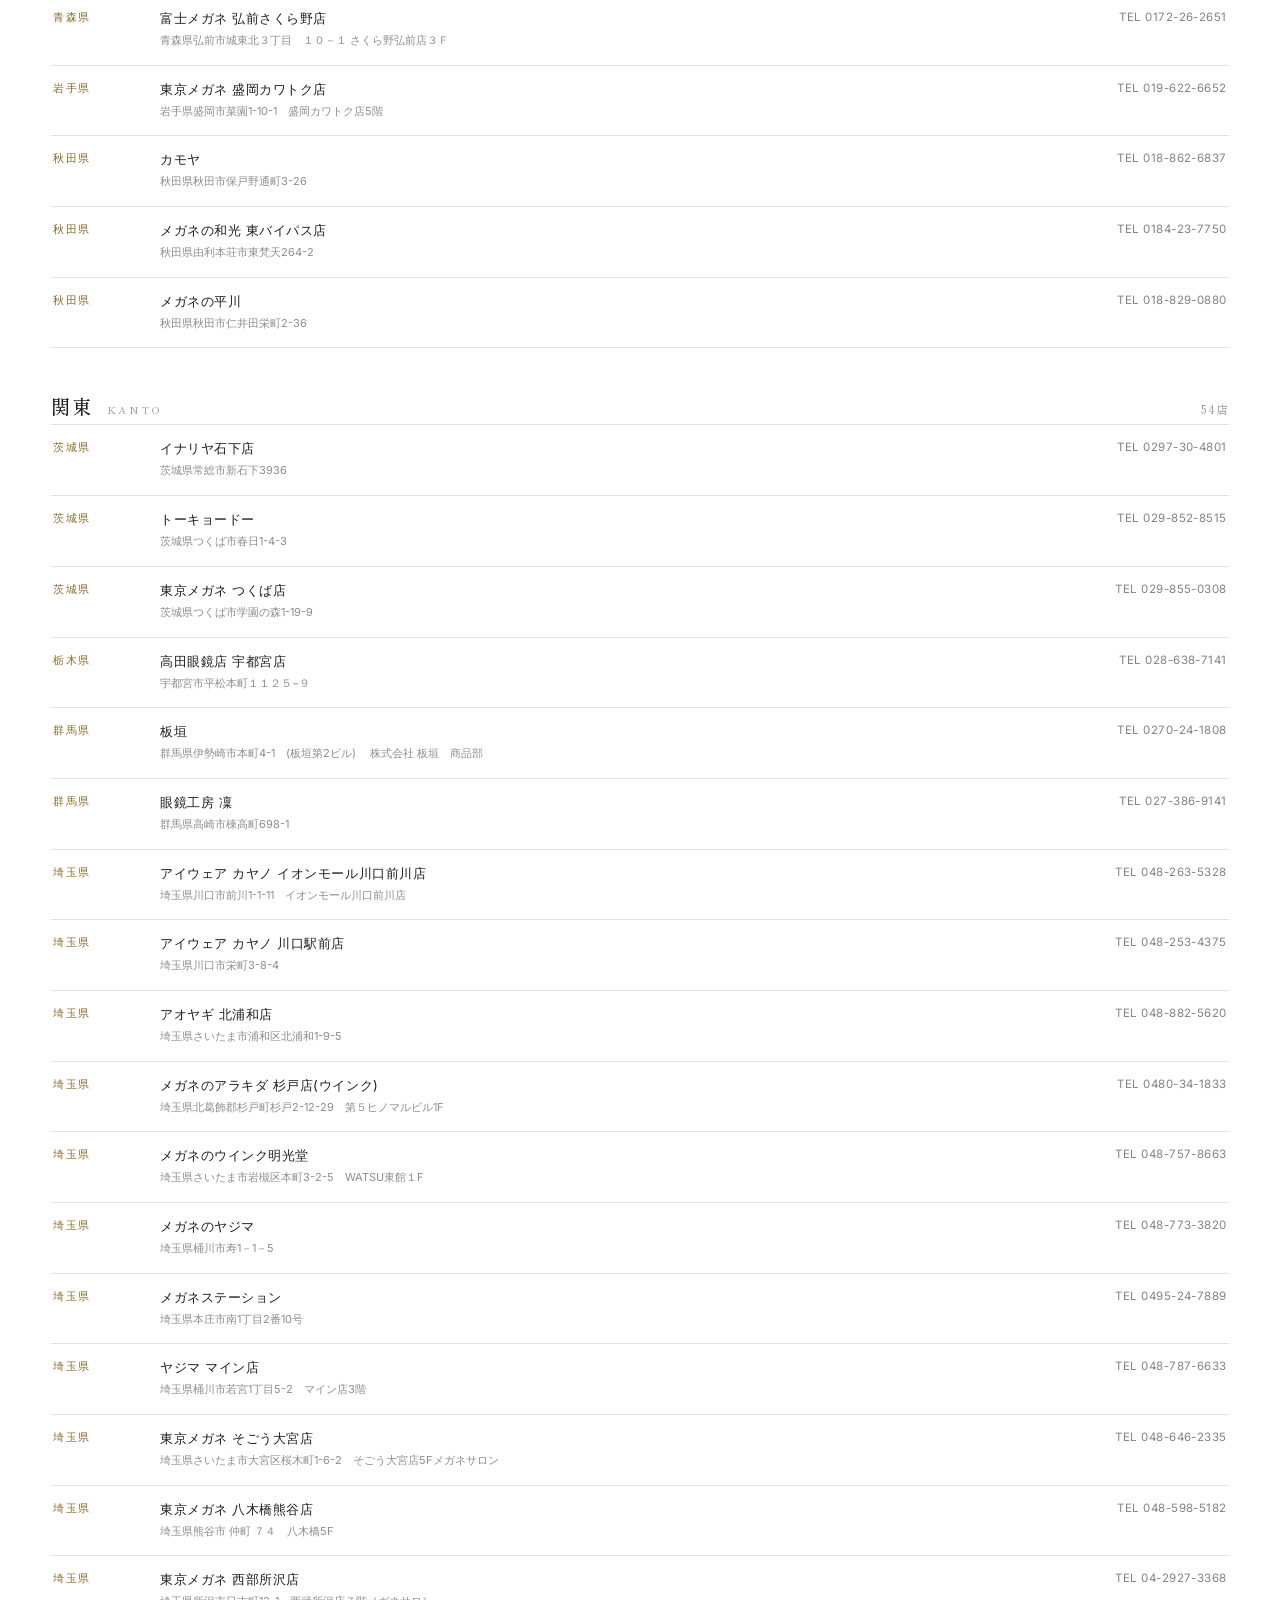
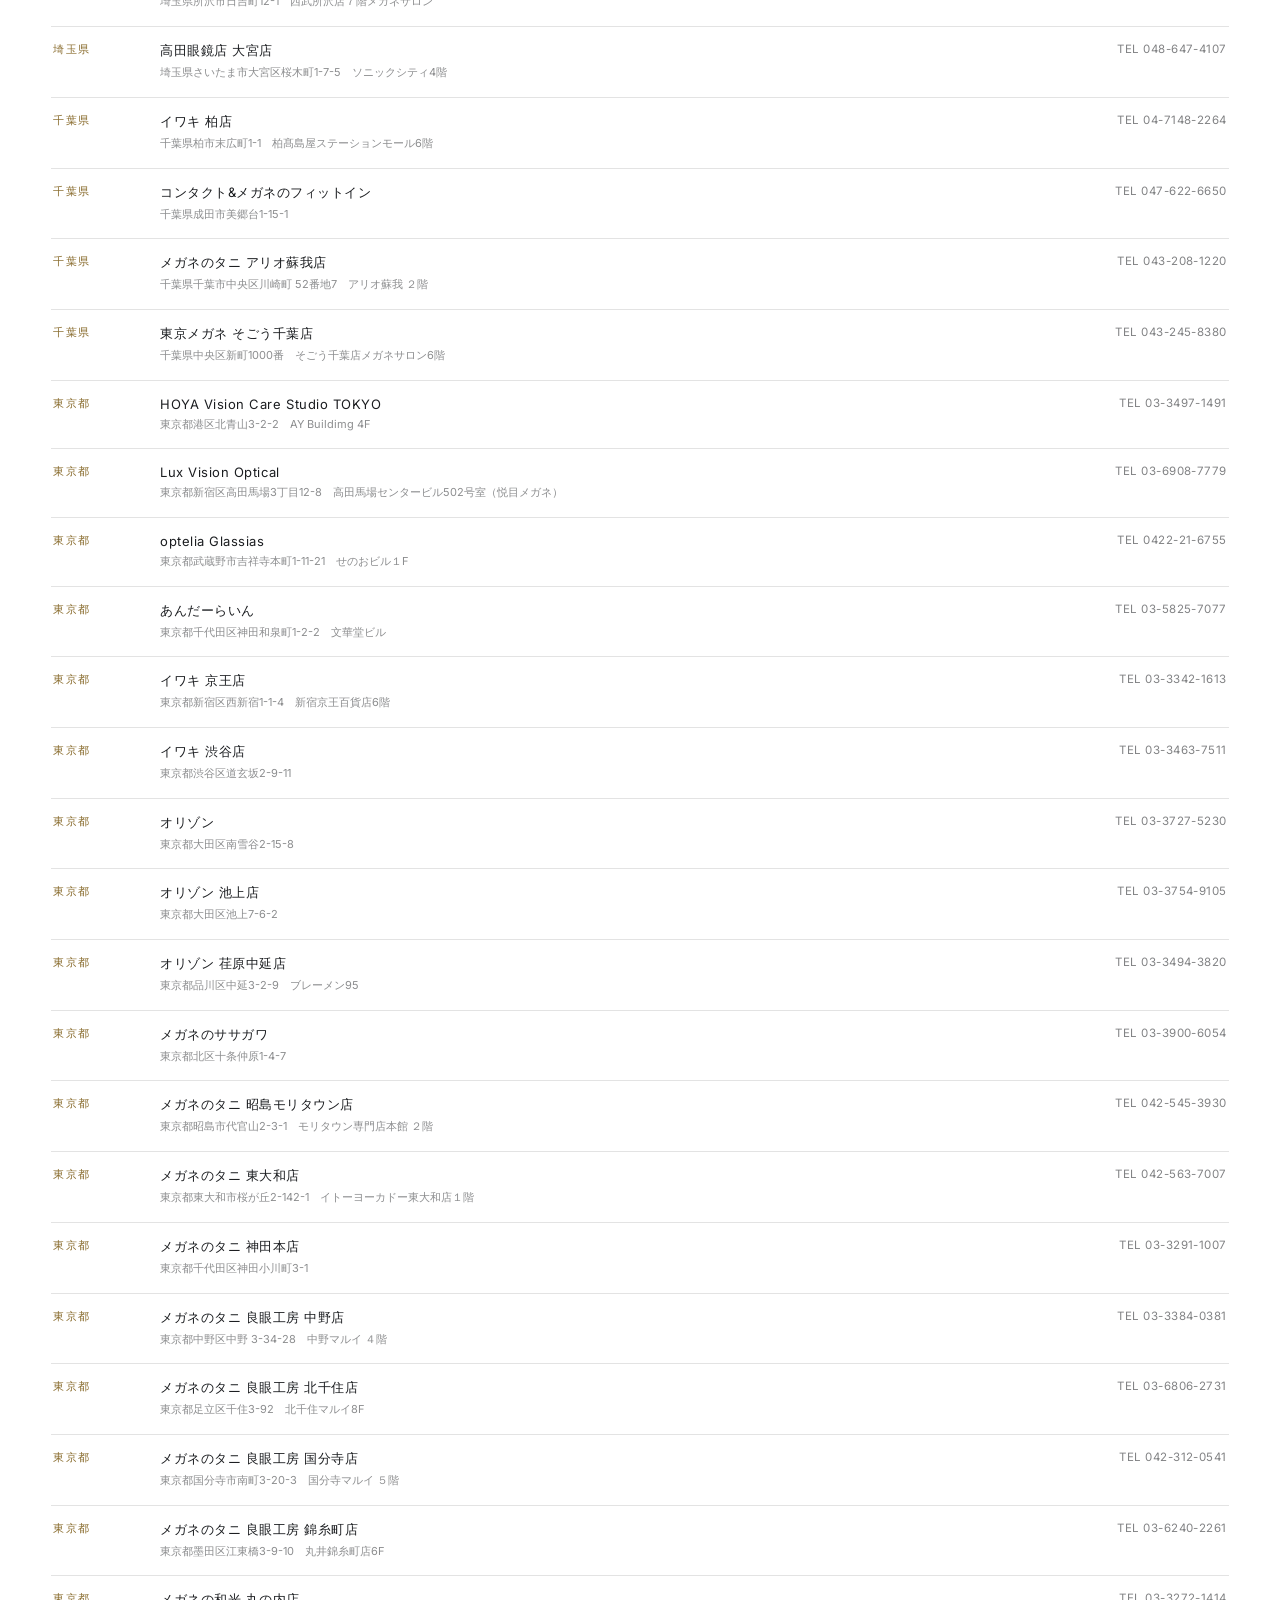
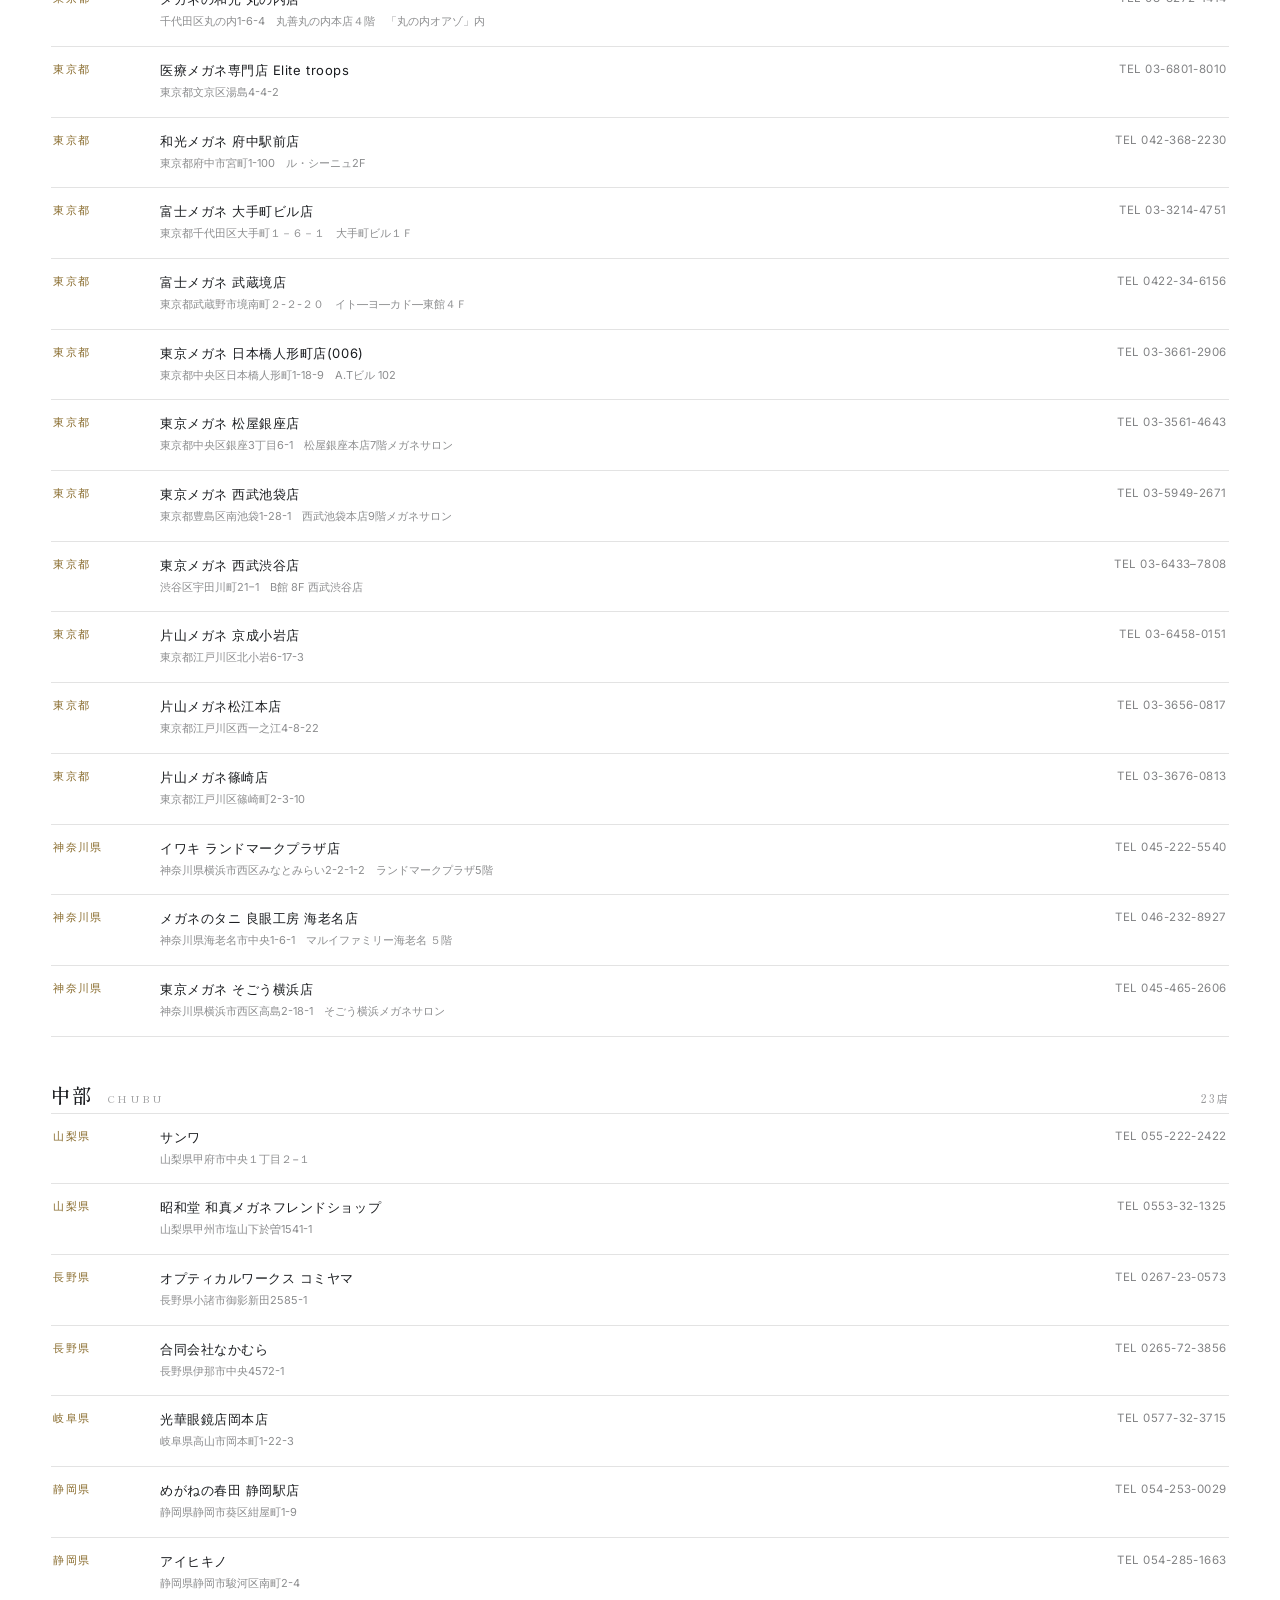
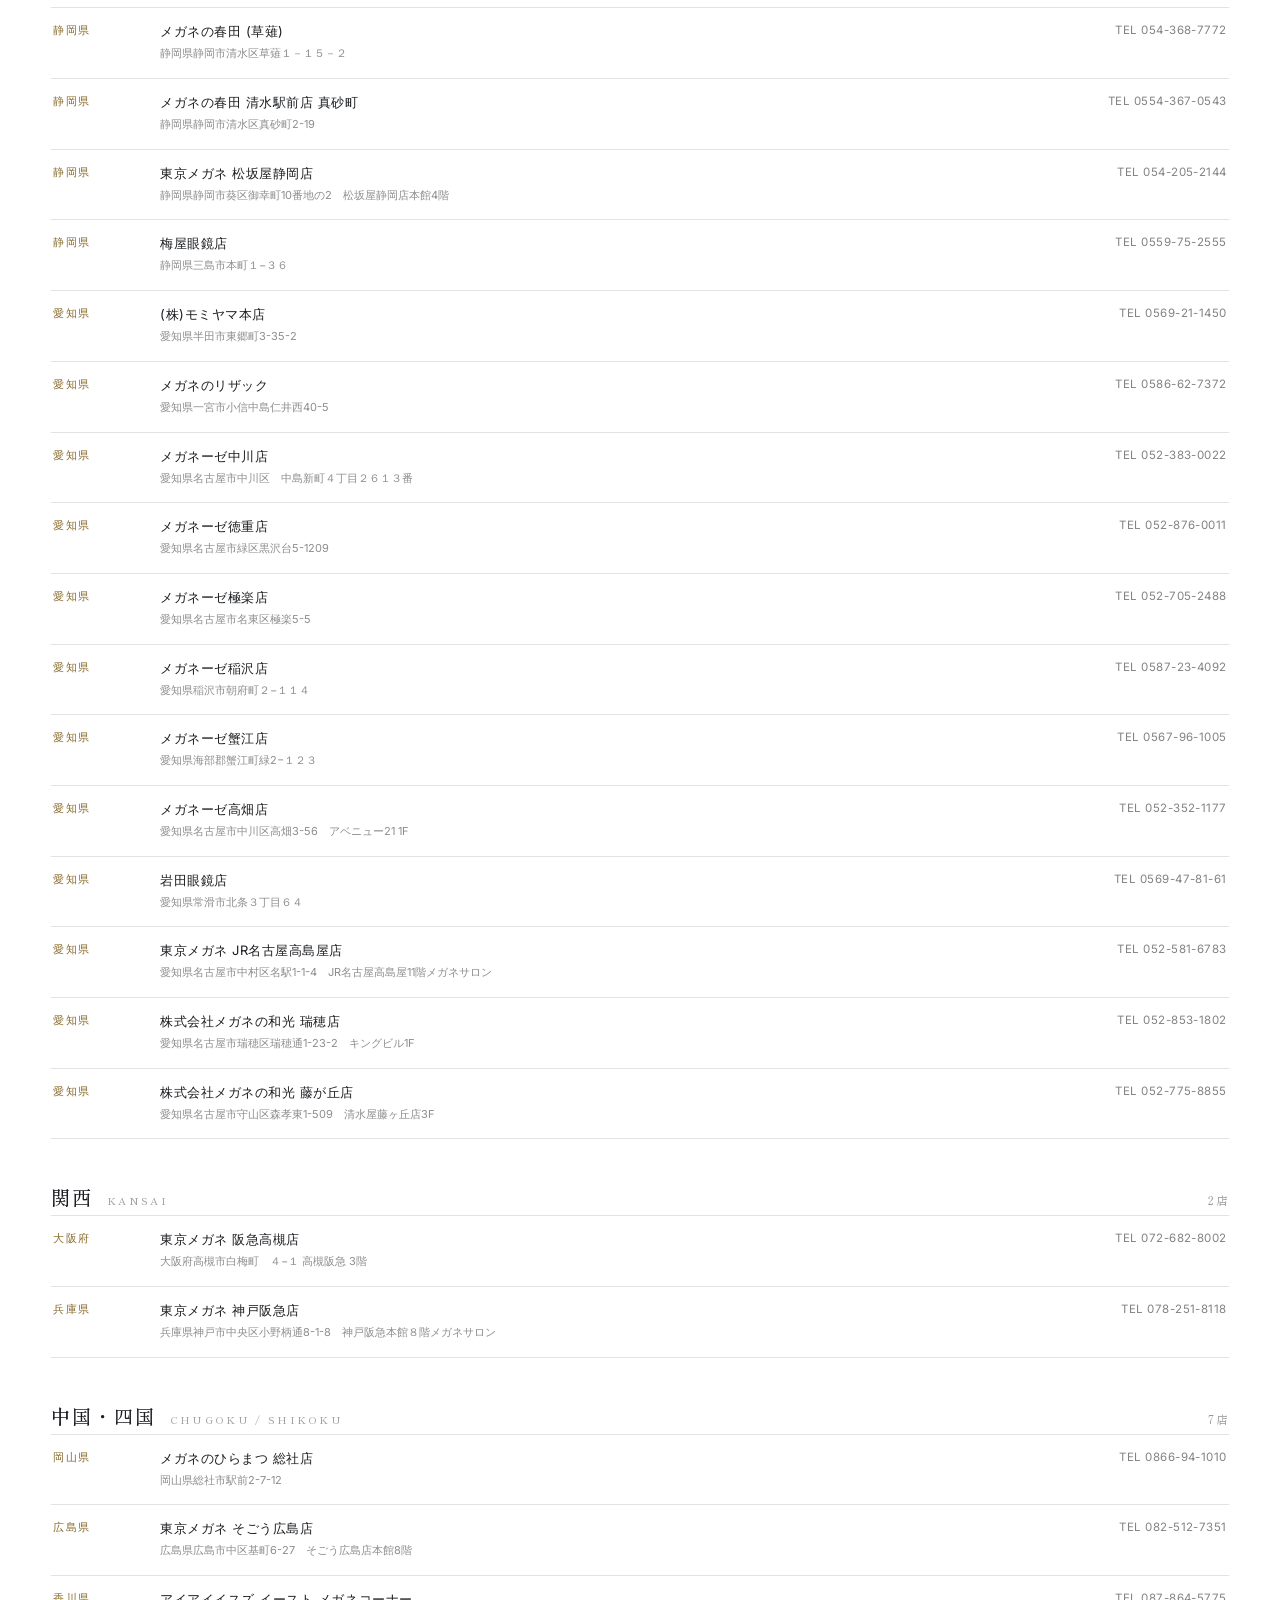
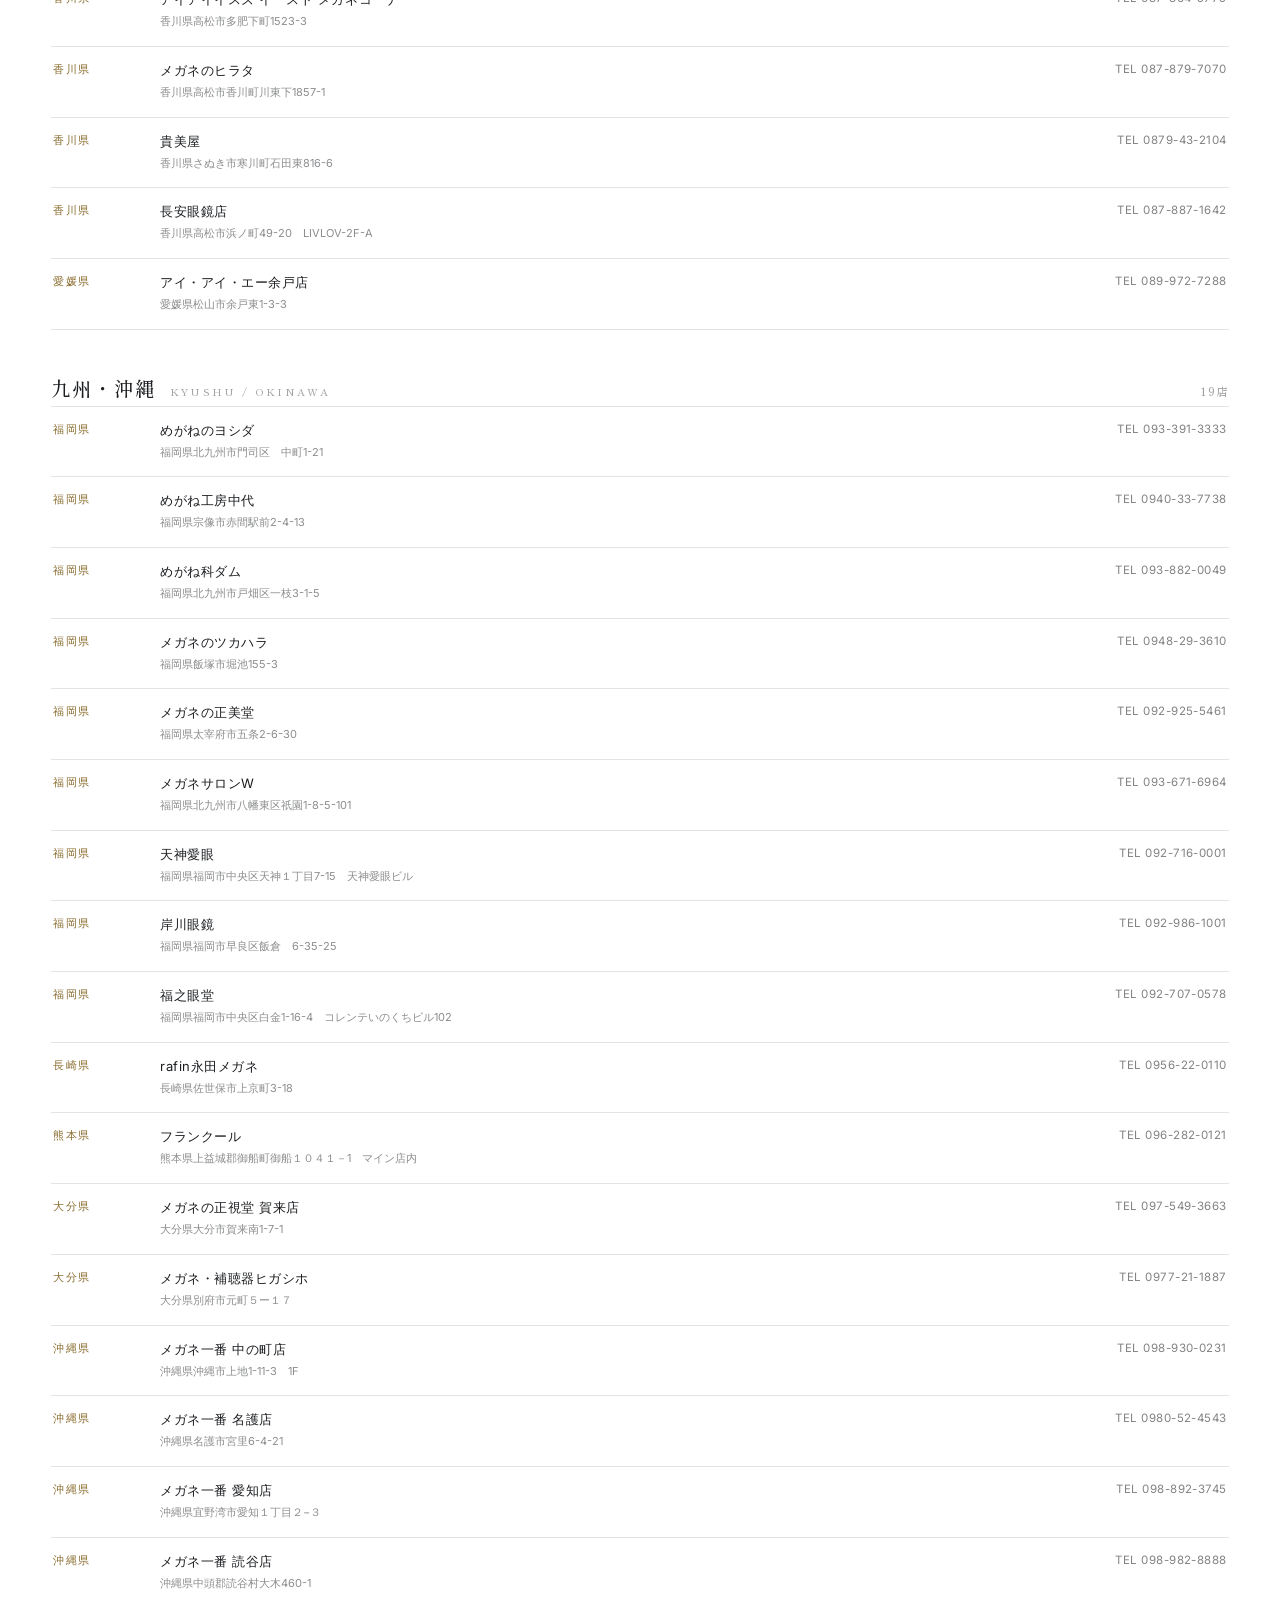
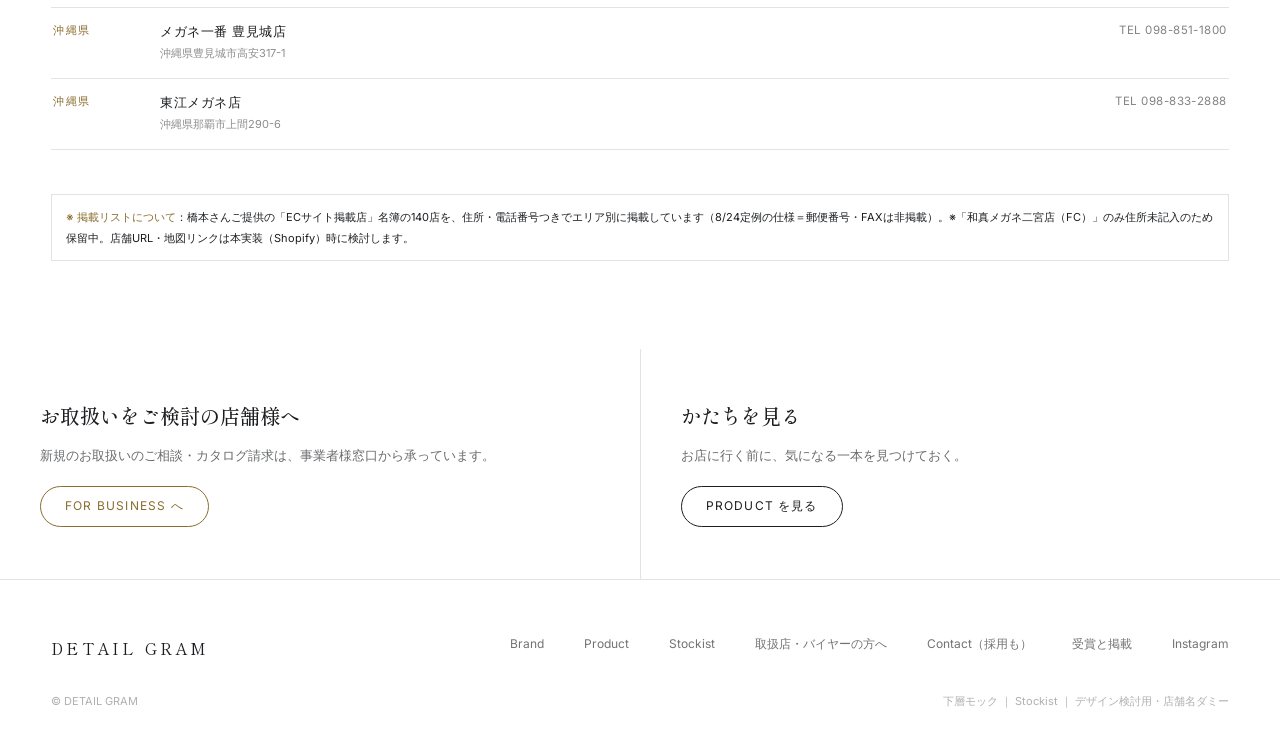
<file: stockist.html>
<!DOCTYPE html>
<html lang="ja">
<head>
<meta charset="utf-8">
<meta name="viewport" content="width=device-width, initial-scale=1">
<meta name="robots" content="noindex,nofollow">
<title>Stockist ｜ DETAIL GRAM（下層モック）</title>
<link rel="preconnect" href="https://fonts.googleapis.com">
<link rel="preconnect" href="https://fonts.gstatic.com" crossorigin>
<link href="https://fonts.googleapis.com/css2?family=Shippori+Mincho:wght@500;600&family=Inter:wght@300;400;500;700&display=swap" rel="stylesheet">
<link rel="stylesheet" href="assets/br-kit.css">
<link rel="stylesheet" href="assets/dg-base.css">
<link rel="stylesheet" href="assets/dg-sub.css">
<style>
  /* Stockist専用 */
  .regions{ display:flex; flex-wrap:wrap; gap:8px; margin-bottom:34px; font-size:12px }
  .regions a{ border:1px solid var(--line); padding:7px 15px; opacity:.75; letter-spacing:.06em }
  .regions a:hover{ opacity:1; border-color:var(--accent); color:var(--accent) }

  .region{ margin-bottom:44px }
  .region h3{ font-family:var(--serif); font-weight:500; font-size:1.2rem; letter-spacing:.1em;
    margin:0 0 4px; display:flex; align-items:baseline; gap:14px }
  .region h3 .en{ font-size:10.5px; letter-spacing:.22em; opacity:.4 }
  .region .cnt{ margin-left:auto; font-size:11px; opacity:.45 }
  .shops{ border-top:1px solid var(--line) }
  .shop{ display:grid; grid-template-columns:9em 1fr 12em; gap:16px; align-items:baseline;
    padding:15px 2px; border-bottom:1px solid var(--line); font-size:13px; transition:padding-left .25s }
  .shop:hover{ padding-left:9px; background:rgba(255,255,255,.02) }
  .shop .pref{ font-size:11px; letter-spacing:.12em; color:var(--accent) }
  .shop .name{ letter-spacing:.04em }
  .shop .city{ font-size:11.5px; opacity:.5; text-align:right }

  .feature-shop{ display:grid; grid-template-columns:1.1fr .9fr; gap:0; border:1px solid var(--line); background:var(--ink-2) }
  .feature-shop .im{ overflow:hidden; min-height:320px }
  .feature-shop img{ width:100%; height:100%; object-fit:cover; filter:grayscale(.25) }
  .feature-shop .tx{ padding:44px; display:flex; flex-direction:column; justify-content:center; gap:12px }
  .feature-shop .k{ font-size:11px; letter-spacing:.2em; color:var(--accent) }
  .feature-shop h3{ font-family:var(--serif); font-weight:500; font-size:1.3rem; margin:0 }
  .feature-shop p{ font-size:13px; line-height:2; opacity:.66; margin:0 }

  .shop.s2{ grid-template-columns:9em 1fr }
  .shop.s3{ grid-template-columns:7em 1fr 11em; align-items:start }
  .shop .nm{ display:flex; flex-direction:column; gap:3px }
  .shop .addr{ font-size:11px; opacity:.5; line-height:1.7 }
  .shop .tel{ font-size:11.5px; opacity:.55; text-align:right; letter-spacing:.04em }
  @media(max-width:900px){
    .shop{ grid-template-columns:1fr; gap:2px }
    .shop .tel{ text-align:left }
    .shop .city{ text-align:left }
    .feature-shop{ grid-template-columns:1fr }
  }
</style>
</head>
<body>
<div class="br-grain" aria-hidden="true"></div>

<!-- ===== header（Horizon: header-group は触らない／確認用） ===== -->
<header class="dg-header">
  <a class="dg-logo" href="final.html">DETAIL GRAM</a>
  <nav class="dg-nav">
    <a href="brand.html">Brand</a><a href="product.html">Product</a><a href="stockist.html" class="is-current">Stockist</a>
    <a href="for-business.html">取扱店・バイヤーの方へ</a><a href="contact.html">Contact</a>
  </nav>
</header>

<!-- ===== SECTION: page-head → detailgram-stockist-head.liquid ===== -->
<section class="dg-section page-head">
  <div class="bg"><img src="assets/dummy/scene_stockist.jpg" alt=""></div>
  <div class="dg-wrap in">
    <span class="crumb">STOCKIST</span>
    <h1 data-br="chars">試せる店を探す</h1>
    <p class="lead" data-br="reveal" data-br-delay=".3s">眼鏡は、掛けてみないと分かりません。サイズ感・掛け心地・色の見え方は、ぜひ店頭でお確かめください。全国の取扱店と、海外の取扱先を掲載しています。修理・調整のご相談も、お近くの取扱店へ。</p>
  </div>
</section>

<!-- ===== SECTION: featured（取扱店ピックアップ） → detailgram-stockist-featured.liquid ===== -->
<section class="dg-section sec">
  <div class="dg-wrap">
    <div class="feature-shop r-card" data-br="reveal">
      <div class="im"><img src="assets/dummy/scene_stockist.jpg" alt="取扱店 店頭（仮画像）"></div>
      <div class="tx">
        <span class="k">PICK UP STOCKIST</span>
        <h3>取扱店名（実店舗写真と入れ替え）</h3>
        <p>多くの型番を取り扱っていただいている店舗を、写真つきで紹介する枠です。店頭の雰囲気が伝わると、「行ってみよう」までの距離が縮まります。</p>
        <p style="font-size:11px; opacity:.45">※写真・店舗名は、ご提供いただく実店舗のものに差し替えます。</p>
      </div>
    </div>
  </div>
</section>

<!-- ===== SECTION: list（地域別リスト） → detailgram-stockist-list.liquid ===== -->
<section class="dg-section sec" style="padding-top:0">
  <div class="dg-wrap">
    <div class="sec-head" data-br="reveal"><span class="no">01</span><h2>取扱店一覧</h2><span class="en">BY REGION</span></div>
    <nav class="regions" data-br="reveal" aria-label="地域で移動">
      <a href="#r-hokkaido">北海道・東北</a>
      <a href="#r-kanto">関東</a>
      <a href="#r-chubu">中部</a>
      <a href="#r-kansai">関西</a>
      <a href="#r-chugoku">中国・四国</a>
      <a href="#r-kyushu">九州・沖縄</a>
    </nav>

    <div class="region" id="r-hokkaido" data-br="reveal">
      <h3>北海道・東北 <span class="en">HOKKAIDO / TOHOKU</span><span class="cnt">35店</span></h3>
      <div class="shops">
        <div class="shop s3"><span class="pref">北海道</span><div class="nm"><span class="name">メガネのナカムラ ウェスタン川端店</span><span class="addr">北海道旭川市川端町７条10丁目</span></div><span class="tel">TEL 0166-52-3123</span></div>
        <div class="shop s3"><span class="pref">北海道</span><div class="nm"><span class="name">メガネのナカムラ 北彩都店</span><span class="addr">北海道旭川市南６条通18　スーパーアークスウェスタン北彩都内</span></div><span class="tel">TEL 0166-37-7551</span></div>
        <div class="shop s3"><span class="pref">北海道</span><div class="nm"><span class="name">メガネのナカムラ 末広店</span><span class="addr">北海道旭川市春光１条9丁目1-21</span></div><span class="tel">TEL 0166-54-1021</span></div>
        <div class="shop s3"><span class="pref">北海道</span><div class="nm"><span class="name">メガネのナカムラ 本店</span><span class="addr">北海道旭川市豊岡４条2-2-27</span></div><span class="tel">TEL 0166-34-1726</span></div>
        <div class="shop s3"><span class="pref">北海道</span><div class="nm"><span class="name">富士メガネ 5588琴似店</span><span class="addr">西区琴似２条１丁目２　５５８８ＫＯＴＯＮＩ １Ｆ</span></div><span class="tel">TEL 011-633-7151</span></div>
        <div class="shop s3"><span class="pref">北海道</span><div class="nm"><span class="name">富士メガネ アピア店</span><span class="addr">中央区北５条西３丁目　アピア地下１階</span></div><span class="tel">TEL 011-209-1545</span></div>
        <div class="shop s3"><span class="pref">北海道</span><div class="nm"><span class="name">富士メガネ アリオ札幌店</span><span class="addr">東区北７条東９丁目２番２０号　アリオ札幌３Ｆ</span></div><span class="tel">TEL 011-721-0200</span></div>
        <div class="shop s3"><span class="pref">北海道</span><div class="nm"><span class="name">富士メガネ イオン千歳店</span><span class="addr">千歳市栄町６丁目５１番地　イオン千歳ＳＣ１Ｆ</span></div><span class="tel">TEL 0123-26-1809</span></div>
        <div class="shop s3"><span class="pref">北海道</span><div class="nm"><span class="name">富士メガネ イオン東札幌店</span><span class="addr">白石区東札幌３条２丁目１番地　イオン東札幌１Ｆ</span></div><span class="tel">TEL 011-823-7151</span></div>
        <div class="shop s3"><span class="pref">北海道</span><div class="nm"><span class="name">富士メガネ デュオ店</span><span class="addr">厚別区厚別中央２条５丁目６－２　デュオⅠ、４Ｆ</span></div><span class="tel">TEL 011-890-2577</span></div>
        <div class="shop s3"><span class="pref">北海道</span><div class="nm"><span class="name">富士メガネ トナリエ北広島店</span><span class="addr">北海道北広島市栄町1丁目52　トナリエ北広島3F</span></div><span class="tel">TEL 011-372-6022</span></div>
        <div class="shop s3"><span class="pref">北海道</span><div class="nm"><span class="name">富士メガネ ラソラ札幌店</span><span class="addr">白石区東札幌3条1丁目1-1　ラソラ札幌　Ａタウン２Ｆ</span></div><span class="tel">TEL 011-832-7151</span></div>
        <div class="shop s3"><span class="pref">北海道</span><div class="nm"><span class="name">富士メガネ 円山店</span><span class="addr">中央区大通西２７丁目２－１０　富士メガネ円山ビル１Ｆ</span></div><span class="tel">TEL 011-640-3770</span></div>
        <div class="shop s3"><span class="pref">北海道</span><div class="nm"><span class="name">富士メガネ 函館美原店</span><span class="addr">函館市美原２丁目５番２８号</span></div><span class="tel">TEL 0138-46-2221</span></div>
        <div class="shop s3"><span class="pref">北海道</span><div class="nm"><span class="name">富士メガネ 北43条店</span><span class="addr">東区北４３条東８丁目１－７</span></div><span class="tel">TEL 011-752-6220</span></div>
        <div class="shop s3"><span class="pref">北海道</span><div class="nm"><span class="name">富士メガネ 名寄店</span><span class="addr">名寄市徳田８０－１　イオン名寄ＳＣ２Ｆ</span></div><span class="tel">TEL 016-542-7151</span></div>
        <div class="shop s3"><span class="pref">北海道</span><div class="nm"><span class="name">富士メガネ 室蘭店</span><span class="addr">室蘭市中島町１丁目１９番地　MEGAドン・キホーテ２Ｆ</span></div><span class="tel">TEL 0143-45-3341</span></div>
        <div class="shop s3"><span class="pref">北海道</span><div class="nm"><span class="name">富士メガネ 帯広白樺店</span><span class="addr">帯広市西２１条南２丁目５０</span></div><span class="tel">TEL 0155-36-0885</span></div>
        <div class="shop s3"><span class="pref">北海道</span><div class="nm"><span class="name">富士メガネ 平岡店</span><span class="addr">清田区平岡３条５丁目３－１　イオンモール札幌平岡２Ｆ</span></div><span class="tel">TEL 011-889-6215</span></div>
        <div class="shop s3"><span class="pref">北海道</span><div class="nm"><span class="name">富士メガネ 新札幌店</span><span class="addr">厚別区厚別中央２条６丁目５－４　札幌北辰病院隣り）</span></div><span class="tel">TEL 011-892-1761</span></div>
        <div class="shop s3"><span class="pref">北海道</span><div class="nm"><span class="name">富士メガネ 旭川東光店</span><span class="addr">旭川市東光８条１丁目１－６</span></div><span class="tel">TEL 0166-32-6900</span></div>
        <div class="shop s3"><span class="pref">北海道</span><div class="nm"><span class="name">富士メガネ 栗山店</span><span class="addr">夕張郡栗山町松風３丁目１１５番地</span></div><span class="tel">TEL 0123-72-5030</span></div>
        <div class="shop s3"><span class="pref">北海道</span><div class="nm"><span class="name">富士メガネ 清田店</span><span class="addr">清田区清田２条２丁目１９－１０</span></div><span class="tel">TEL 011-883-7151</span></div>
        <div class="shop s3"><span class="pref">北海道</span><div class="nm"><span class="name">富士メガネ 狸小路本店</span><span class="addr">中央区南２条西４丁目７番地　狸小路４丁目</span></div><span class="tel">TEL 011-231-7151</span></div>
        <div class="shop s3"><span class="pref">北海道</span><div class="nm"><span class="name">富士メガネ 琴似店</span><span class="addr">西区琴似２条５丁目１－３　（地下鉄駅前）</span></div><span class="tel">TEL 011-644-7151</span></div>
        <div class="shop s3"><span class="pref">北海道</span><div class="nm"><span class="name">富士メガネ 真駒内店</span><span class="addr">南区真駒内幸町２丁目１－１１　ミュ―クリスタル２Ｆ</span></div><span class="tel">TEL 011-583-8631</span></div>
        <div class="shop s3"><span class="pref">北海道</span><div class="nm"><span class="name">富士メガネ 苫小牧イオン前店</span><span class="addr">苫小牧市明野新町１丁目１番３号　（イオンモール前）</span></div><span class="tel">TEL 0144-52-5725</span></div>
        <div class="shop s3"><span class="pref">北海道</span><div class="nm"><span class="name">富士メガネ 釧路桂木店</span><span class="addr">釧路郡釧路町桂木４丁目２　桂木ショッピングプラザ</span></div><span class="tel">TEL 0154-38-6331</span></div>
        <div class="shop s3"><span class="pref">北海道</span><div class="nm"><span class="name">富士メガネ 麻生店</span><span class="addr">北区北４０条西４丁目２－２０　（地下鉄駅前）</span></div><span class="tel">TEL 011-746-7151</span></div>
        <div class="shop s3"><span class="pref">北海道</span><div class="nm"><span class="name">有限会社 札幌メガネコンタクト工房</span><span class="addr">北海道札幌市白石区本通6丁目北2-1　（大橋眼科内）</span></div><span class="tel">TEL 011-860-1103</span></div>
        <div class="shop s3"><span class="pref">青森県</span><div class="nm"><span class="name">富士メガネ 弘前さくら野店</span><span class="addr">青森県弘前市城東北３丁目　１０－１ さくら野弘前店３Ｆ</span></div><span class="tel">TEL 0172-26-2651</span></div>
        <div class="shop s3"><span class="pref">岩手県</span><div class="nm"><span class="name">東京メガネ 盛岡カワトク店</span><span class="addr">岩手県盛岡市菜園1-10-1　盛岡カワトク店5階</span></div><span class="tel">TEL 019-622-6652</span></div>
        <div class="shop s3"><span class="pref">秋田県</span><div class="nm"><span class="name">カモヤ</span><span class="addr">秋田県秋田市保戸野通町3-26</span></div><span class="tel">TEL 018-862-6837</span></div>
        <div class="shop s3"><span class="pref">秋田県</span><div class="nm"><span class="name">メガネの和光 東バイパス店</span><span class="addr">秋田県由利本荘市東梵天264-2</span></div><span class="tel">TEL 0184-23-7750</span></div>
        <div class="shop s3"><span class="pref">秋田県</span><div class="nm"><span class="name">メガネの平川</span><span class="addr">秋田県秋田市仁井田栄町2-36</span></div><span class="tel">TEL 018-829-0880</span></div>
      </div>
    </div>

    <div class="region" id="r-kanto" data-br="reveal">
      <h3>関東 <span class="en">KANTO</span><span class="cnt">54店</span></h3>
      <div class="shops">
        <div class="shop s3"><span class="pref">茨城県</span><div class="nm"><span class="name">イナリヤ石下店</span><span class="addr">茨城県常総市新石下3936</span></div><span class="tel">TEL 0297-30-4801</span></div>
        <div class="shop s3"><span class="pref">茨城県</span><div class="nm"><span class="name">トーキョードー</span><span class="addr">茨城県つくば市春日1-4-3</span></div><span class="tel">TEL 029-852-8515</span></div>
        <div class="shop s3"><span class="pref">茨城県</span><div class="nm"><span class="name">東京メガネ つくば店</span><span class="addr">茨城県つくば市学園の森1-19-9</span></div><span class="tel">TEL 029-855-0308</span></div>
        <div class="shop s3"><span class="pref">栃木県</span><div class="nm"><span class="name">高田眼鏡店 宇都宮店</span><span class="addr">宇都宮市平松本町１１２５−９</span></div><span class="tel">TEL 028-638-7141</span></div>
        <div class="shop s3"><span class="pref">群馬県</span><div class="nm"><span class="name">板垣</span><span class="addr">群馬県伊勢崎市本町4-1　(板垣第2ビル)　 株式会社 板垣　商品部</span></div><span class="tel">TEL 0270-24-1808</span></div>
        <div class="shop s3"><span class="pref">群馬県</span><div class="nm"><span class="name">眼鏡工房 凜</span><span class="addr">群馬県高崎市棟高町698-1</span></div><span class="tel">TEL 027-386-9141</span></div>
        <div class="shop s3"><span class="pref">埼玉県</span><div class="nm"><span class="name">アイウェア カヤノ イオンモール川口前川店</span><span class="addr">埼玉県川口市前川1-1-11　イオンモール川口前川店</span></div><span class="tel">TEL 048-263-5328</span></div>
        <div class="shop s3"><span class="pref">埼玉県</span><div class="nm"><span class="name">アイウェア カヤノ 川口駅前店</span><span class="addr">埼玉県川口市栄町3-8-4</span></div><span class="tel">TEL 048-253-4375</span></div>
        <div class="shop s3"><span class="pref">埼玉県</span><div class="nm"><span class="name">アオヤギ 北浦和店</span><span class="addr">埼玉県さいたま市浦和区北浦和1-9-5</span></div><span class="tel">TEL 048-882-5620</span></div>
        <div class="shop s3"><span class="pref">埼玉県</span><div class="nm"><span class="name">メガネのアラキダ 杉戸店(ウインク)</span><span class="addr">埼玉県北葛飾郡杉戸町杉戸2-12-29　第５ヒノマルビル1F</span></div><span class="tel">TEL 0480-34-1833</span></div>
        <div class="shop s3"><span class="pref">埼玉県</span><div class="nm"><span class="name">メガネのウインク明光堂</span><span class="addr">埼玉県さいたま市岩槻区本町3-2-5　WATSU東館１F</span></div><span class="tel">TEL 048-757-8663</span></div>
        <div class="shop s3"><span class="pref">埼玉県</span><div class="nm"><span class="name">メガネのヤジマ</span><span class="addr">埼玉県桶川市寿1－1－5</span></div><span class="tel">TEL 048-773-3820</span></div>
        <div class="shop s3"><span class="pref">埼玉県</span><div class="nm"><span class="name">メガネステーション</span><span class="addr">埼玉県本庄市南1丁目2番10号</span></div><span class="tel">TEL 0495-24-7889</span></div>
        <div class="shop s3"><span class="pref">埼玉県</span><div class="nm"><span class="name">ヤジマ マイン店</span><span class="addr">埼玉県桶川市若宮1丁目5-2　マイン店3階</span></div><span class="tel">TEL 048-787-6633</span></div>
        <div class="shop s3"><span class="pref">埼玉県</span><div class="nm"><span class="name">東京メガネ そごう大宮店</span><span class="addr">埼玉県さいたま市大宮区桜木町1-6-2　そごう大宮店5Fメガネサロン</span></div><span class="tel">TEL 048-646-2335</span></div>
        <div class="shop s3"><span class="pref">埼玉県</span><div class="nm"><span class="name">東京メガネ 八木橋熊谷店</span><span class="addr">埼玉県熊谷市 仲町 ７４　八木橋5F</span></div><span class="tel">TEL 048-598-5182</span></div>
        <div class="shop s3"><span class="pref">埼玉県</span><div class="nm"><span class="name">東京メガネ 西部所沢店</span><span class="addr">埼玉県所沢市日吉町12-1　西武所沢店７階メガネサロン</span></div><span class="tel">TEL 04-2927-3368</span></div>
        <div class="shop s3"><span class="pref">埼玉県</span><div class="nm"><span class="name">高田眼鏡店 大宮店</span><span class="addr">埼玉県さいたま市大宮区桜木町1-7-5　ソニックシティ4階</span></div><span class="tel">TEL 048-647-4107</span></div>
        <div class="shop s3"><span class="pref">千葉県</span><div class="nm"><span class="name">イワキ 柏店</span><span class="addr">千葉県柏市末広町1-1　柏髙島屋ステーションモール6階</span></div><span class="tel">TEL 04-7148-2264</span></div>
        <div class="shop s3"><span class="pref">千葉県</span><div class="nm"><span class="name">コンタクト&メガネのフィットイン</span><span class="addr">千葉県成田市美郷台1-15-1</span></div><span class="tel">TEL 047-622-6650</span></div>
        <div class="shop s3"><span class="pref">千葉県</span><div class="nm"><span class="name">メガネのタニ アリオ蘇我店</span><span class="addr">千葉県千葉市中央区川崎町 52番地7　アリオ蘇我 ２階</span></div><span class="tel">TEL 043-208-1220</span></div>
        <div class="shop s3"><span class="pref">千葉県</span><div class="nm"><span class="name">東京メガネ そごう千葉店</span><span class="addr">千葉県中央区新町1000番　そごう千葉店メガネサロン6階</span></div><span class="tel">TEL 043-245-8380</span></div>
        <div class="shop s3"><span class="pref">東京都</span><div class="nm"><span class="name">HOYA Vision Care Studio TOKYO</span><span class="addr">東京都港区北青山3-2-2　AY Buildimg 4F</span></div><span class="tel">TEL 03-3497-1491</span></div>
        <div class="shop s3"><span class="pref">東京都</span><div class="nm"><span class="name">Lux Vision Optical</span><span class="addr">東京都新宿区高田馬場3丁目12-8　高田馬場センタービル502号室（悦目メガネ）</span></div><span class="tel">TEL 03-6908-7779</span></div>
        <div class="shop s3"><span class="pref">東京都</span><div class="nm"><span class="name">optelia Glassias</span><span class="addr">東京都武蔵野市吉祥寺本町1-11-21　せのおビル１F</span></div><span class="tel">TEL 0422-21-6755</span></div>
        <div class="shop s3"><span class="pref">東京都</span><div class="nm"><span class="name">あんだーらいん</span><span class="addr">東京都千代田区神田和泉町1-2-2　文華堂ビル</span></div><span class="tel">TEL 03-5825-7077</span></div>
        <div class="shop s3"><span class="pref">東京都</span><div class="nm"><span class="name">イワキ 京王店</span><span class="addr">東京都新宿区西新宿1-1-4　新宿京王百貨店6階</span></div><span class="tel">TEL 03-3342-1613</span></div>
        <div class="shop s3"><span class="pref">東京都</span><div class="nm"><span class="name">イワキ 渋谷店</span><span class="addr">東京都渋谷区道玄坂2-9-11</span></div><span class="tel">TEL 03-3463-7511</span></div>
        <div class="shop s3"><span class="pref">東京都</span><div class="nm"><span class="name">オリゾン</span><span class="addr">東京都大田区南雪谷2-15-8</span></div><span class="tel">TEL 03-3727-5230</span></div>
        <div class="shop s3"><span class="pref">東京都</span><div class="nm"><span class="name">オリゾン 池上店</span><span class="addr">東京都大田区池上7-6-2</span></div><span class="tel">TEL 03-3754-9105</span></div>
        <div class="shop s3"><span class="pref">東京都</span><div class="nm"><span class="name">オリゾン 荏原中延店</span><span class="addr">東京都品川区中延3-2-9　ブレーメン95</span></div><span class="tel">TEL 03-3494-3820</span></div>
        <div class="shop s3"><span class="pref">東京都</span><div class="nm"><span class="name">メガネのササガワ</span><span class="addr">東京都北区十条仲原1-4-7</span></div><span class="tel">TEL 03-3900-6054</span></div>
        <div class="shop s3"><span class="pref">東京都</span><div class="nm"><span class="name">メガネのタニ 昭島モリタウン店</span><span class="addr">東京都昭島市代官山2-3-1　モリタウン専門店本館 ２階</span></div><span class="tel">TEL 042-545-3930</span></div>
        <div class="shop s3"><span class="pref">東京都</span><div class="nm"><span class="name">メガネのタニ 東大和店</span><span class="addr">東京都東大和市桜が丘2-142-1　イトーヨーカドー東大和店１階</span></div><span class="tel">TEL 042-563-7007</span></div>
        <div class="shop s3"><span class="pref">東京都</span><div class="nm"><span class="name">メガネのタニ 神田本店</span><span class="addr">東京都千代田区神田小川町3-1</span></div><span class="tel">TEL 03-3291-1007</span></div>
        <div class="shop s3"><span class="pref">東京都</span><div class="nm"><span class="name">メガネのタニ 良眼工房 中野店</span><span class="addr">東京都中野区中野 3-34-28　中野マルイ ４階</span></div><span class="tel">TEL 03-3384-0381</span></div>
        <div class="shop s3"><span class="pref">東京都</span><div class="nm"><span class="name">メガネのタニ 良眼工房 北千住店</span><span class="addr">東京都足立区千住3-92　北千住マルイ8F</span></div><span class="tel">TEL 03-6806-2731</span></div>
        <div class="shop s3"><span class="pref">東京都</span><div class="nm"><span class="name">メガネのタニ 良眼工房 国分寺店</span><span class="addr">東京都国分寺市南町3-20-3　国分寺マルイ ５階</span></div><span class="tel">TEL 042-312-0541</span></div>
        <div class="shop s3"><span class="pref">東京都</span><div class="nm"><span class="name">メガネのタニ 良眼工房 錦糸町店</span><span class="addr">東京都墨田区江東橋3-9-10　丸井錦糸町店6F</span></div><span class="tel">TEL 03-6240-2261</span></div>
        <div class="shop s3"><span class="pref">東京都</span><div class="nm"><span class="name">メガネの和光 丸の内店</span><span class="addr">千代田区丸の内1-6-4　丸善丸の内本店４階　「丸の内オアゾ」内</span></div><span class="tel">TEL 03-3272-1414</span></div>
        <div class="shop s3"><span class="pref">東京都</span><div class="nm"><span class="name">医療メガネ専門店 Elite troops</span><span class="addr">東京都文京区湯島4-4-2</span></div><span class="tel">TEL 03-6801-8010</span></div>
        <div class="shop s3"><span class="pref">東京都</span><div class="nm"><span class="name">和光メガネ 府中駅前店</span><span class="addr">東京都府中市宮町1-100　ル・シーニュ2F</span></div><span class="tel">TEL 042-368-2230</span></div>
        <div class="shop s3"><span class="pref">東京都</span><div class="nm"><span class="name">富士メガネ 大手町ビル店</span><span class="addr">東京都千代田区大手町１－６－１　大手町ビル１Ｆ</span></div><span class="tel">TEL 03-3214-4751</span></div>
        <div class="shop s3"><span class="pref">東京都</span><div class="nm"><span class="name">富士メガネ 武蔵境店</span><span class="addr">東京都武蔵野市境南町２-２-２０　イト―ヨ―カド―東館４Ｆ</span></div><span class="tel">TEL 0422-34-6156</span></div>
        <div class="shop s3"><span class="pref">東京都</span><div class="nm"><span class="name">東京メガネ 日本橋人形町店(006)</span><span class="addr">東京都中央区日本橋人形町1-18-9　A.Tビル 102</span></div><span class="tel">TEL 03-3661-2906</span></div>
        <div class="shop s3"><span class="pref">東京都</span><div class="nm"><span class="name">東京メガネ 松屋銀座店</span><span class="addr">東京都中央区銀座3丁目6-1　松屋銀座本店7階メガネサロン</span></div><span class="tel">TEL 03-3561-4643</span></div>
        <div class="shop s3"><span class="pref">東京都</span><div class="nm"><span class="name">東京メガネ 西武池袋店</span><span class="addr">東京都豊島区南池袋1-28-1　西武池袋本店9階メガネサロン</span></div><span class="tel">TEL 03-5949-2671</span></div>
        <div class="shop s3"><span class="pref">東京都</span><div class="nm"><span class="name">東京メガネ 西武渋谷店</span><span class="addr">渋谷区宇田川町21−1　B館 8F 西武渋谷店</span></div><span class="tel">TEL 03-6433–7808</span></div>
        <div class="shop s3"><span class="pref">東京都</span><div class="nm"><span class="name">片山メガネ 京成小岩店</span><span class="addr">東京都江戸川区北小岩6-17-3</span></div><span class="tel">TEL 03-6458-0151</span></div>
        <div class="shop s3"><span class="pref">東京都</span><div class="nm"><span class="name">片山メガネ松江本店</span><span class="addr">東京都江戸川区西一之江4-8-22</span></div><span class="tel">TEL 03-3656-0817</span></div>
        <div class="shop s3"><span class="pref">東京都</span><div class="nm"><span class="name">片山メガネ篠崎店</span><span class="addr">東京都江戸川区篠崎町2-3-10</span></div><span class="tel">TEL 03-3676-0813</span></div>
        <div class="shop s3"><span class="pref">神奈川県</span><div class="nm"><span class="name">イワキ ランドマークプラザ店</span><span class="addr">神奈川県横浜市西区みなとみらい2-2-1-2　ランドマークプラザ5階</span></div><span class="tel">TEL 045-222-5540</span></div>
        <div class="shop s3"><span class="pref">神奈川県</span><div class="nm"><span class="name">メガネのタニ 良眼工房 海老名店</span><span class="addr">神奈川県海老名市中央1-6-1　マルイファミリー海老名 ５階</span></div><span class="tel">TEL 046-232-8927</span></div>
        <div class="shop s3"><span class="pref">神奈川県</span><div class="nm"><span class="name">東京メガネ そごう横浜店</span><span class="addr">神奈川県横浜市西区高島2-18-1　そごう横浜メガネサロン</span></div><span class="tel">TEL 045-465-2606</span></div>
      </div>
    </div>

    <div class="region" id="r-chubu" data-br="reveal">
      <h3>中部 <span class="en">CHUBU</span><span class="cnt">23店</span></h3>
      <div class="shops">
        <div class="shop s3"><span class="pref">山梨県</span><div class="nm"><span class="name">サンワ</span><span class="addr">山梨県甲府市中央１丁目２−１</span></div><span class="tel">TEL 055-222-2422</span></div>
        <div class="shop s3"><span class="pref">山梨県</span><div class="nm"><span class="name">昭和堂 和真メガネフレンドショップ</span><span class="addr">山梨県甲州市塩山下於曽1541-1</span></div><span class="tel">TEL 0553-32-1325</span></div>
        <div class="shop s3"><span class="pref">長野県</span><div class="nm"><span class="name">オプティカルワークス コミヤマ</span><span class="addr">長野県小諸市御影新田2585-1</span></div><span class="tel">TEL 0267-23-0573</span></div>
        <div class="shop s3"><span class="pref">長野県</span><div class="nm"><span class="name">合同会社なかむら</span><span class="addr">長野県伊那市中央4572-1</span></div><span class="tel">TEL 0265-72-3856</span></div>
        <div class="shop s3"><span class="pref">岐阜県</span><div class="nm"><span class="name">光華眼鏡店岡本店</span><span class="addr">岐阜県高山市岡本町1-22-3</span></div><span class="tel">TEL 0577-32-3715</span></div>
        <div class="shop s3"><span class="pref">静岡県</span><div class="nm"><span class="name">めがねの春田 静岡駅店</span><span class="addr">静岡県静岡市葵区紺屋町1-9</span></div><span class="tel">TEL 054-253-0029</span></div>
        <div class="shop s3"><span class="pref">静岡県</span><div class="nm"><span class="name">アイヒキノ</span><span class="addr">静岡県静岡市駿河区南町2-4</span></div><span class="tel">TEL 054-285-1663</span></div>
        <div class="shop s3"><span class="pref">静岡県</span><div class="nm"><span class="name">メガネの春田 (草薙)</span><span class="addr">静岡県静岡市清水区草薙１－１５－２</span></div><span class="tel">TEL 054-368-7772</span></div>
        <div class="shop s3"><span class="pref">静岡県</span><div class="nm"><span class="name">メガネの春田 清水駅前店 真砂町</span><span class="addr">静岡県静岡市清水区真砂町2-19</span></div><span class="tel">TEL 0554-367-0543</span></div>
        <div class="shop s3"><span class="pref">静岡県</span><div class="nm"><span class="name">東京メガネ 松坂屋静岡店</span><span class="addr">静岡県静岡市葵区御幸町10番地の2　松坂屋静岡店本館4階</span></div><span class="tel">TEL 054-205-2144</span></div>
        <div class="shop s3"><span class="pref">静岡県</span><div class="nm"><span class="name">梅屋眼鏡店</span><span class="addr">静岡県三島市本町１−３６</span></div><span class="tel">TEL 0559-75-2555</span></div>
        <div class="shop s3"><span class="pref">愛知県</span><div class="nm"><span class="name">(株)モミヤマ本店</span><span class="addr">愛知県半田市東郷町3-35-2</span></div><span class="tel">TEL 0569-21-1450</span></div>
        <div class="shop s3"><span class="pref">愛知県</span><div class="nm"><span class="name">メガネのリザック</span><span class="addr">愛知県一宮市小信中島仁井西40-5</span></div><span class="tel">TEL 0586-62-7372</span></div>
        <div class="shop s3"><span class="pref">愛知県</span><div class="nm"><span class="name">メガネーゼ中川店</span><span class="addr">愛知県名古屋市中川区　中島新町４丁目２６１３番</span></div><span class="tel">TEL 052-383-0022</span></div>
        <div class="shop s3"><span class="pref">愛知県</span><div class="nm"><span class="name">メガネーゼ徳重店</span><span class="addr">愛知県名古屋市緑区黒沢台5-1209</span></div><span class="tel">TEL 052-876-0011</span></div>
        <div class="shop s3"><span class="pref">愛知県</span><div class="nm"><span class="name">メガネーゼ極楽店</span><span class="addr">愛知県名古屋市名東区極楽5-5</span></div><span class="tel">TEL 052-705-2488</span></div>
        <div class="shop s3"><span class="pref">愛知県</span><div class="nm"><span class="name">メガネーゼ稲沢店</span><span class="addr">愛知県稲沢市朝府町２−１１４</span></div><span class="tel">TEL 0587-23-4092</span></div>
        <div class="shop s3"><span class="pref">愛知県</span><div class="nm"><span class="name">メガネーゼ蟹江店</span><span class="addr">愛知県海部郡蟹江町緑2−１２３</span></div><span class="tel">TEL 0567-96-1005</span></div>
        <div class="shop s3"><span class="pref">愛知県</span><div class="nm"><span class="name">メガネーゼ高畑店</span><span class="addr">愛知県名古屋市中川区高畑3-56　アベニュー21 1F</span></div><span class="tel">TEL 052-352-1177</span></div>
        <div class="shop s3"><span class="pref">愛知県</span><div class="nm"><span class="name">岩田眼鏡店</span><span class="addr">愛知県常滑市北条３丁目６４</span></div><span class="tel">TEL 0569-47-81-61</span></div>
        <div class="shop s3"><span class="pref">愛知県</span><div class="nm"><span class="name">東京メガネ JR名古屋高島屋店</span><span class="addr">愛知県名古屋市中村区名駅1-1-4　JR名古屋高島屋11階メガネサロン</span></div><span class="tel">TEL 052-581-6783</span></div>
        <div class="shop s3"><span class="pref">愛知県</span><div class="nm"><span class="name">株式会社メガネの和光 瑞穂店</span><span class="addr">愛知県名古屋市瑞穂区瑞穂通1-23-2　キングビル1F</span></div><span class="tel">TEL 052-853-1802</span></div>
        <div class="shop s3"><span class="pref">愛知県</span><div class="nm"><span class="name">株式会社メガネの和光 藤が丘店</span><span class="addr">愛知県名古屋市守山区森孝東1-509　清水屋藤ヶ丘店3F</span></div><span class="tel">TEL 052-775-8855</span></div>
      </div>
    </div>

    <div class="region" id="r-kansai" data-br="reveal">
      <h3>関西 <span class="en">KANSAI</span><span class="cnt">2店</span></h3>
      <div class="shops">
        <div class="shop s3"><span class="pref">大阪府</span><div class="nm"><span class="name">東京メガネ 阪急高槻店</span><span class="addr">大阪府高槻市白梅町　４−１ 高槻阪急 3階</span></div><span class="tel">TEL 072-682-8002</span></div>
        <div class="shop s3"><span class="pref">兵庫県</span><div class="nm"><span class="name">東京メガネ 神戸阪急店</span><span class="addr">兵庫県神戸市中央区小野柄通8-1-8　神戸阪急本館８階メガネサロン</span></div><span class="tel">TEL 078-251-8118</span></div>
      </div>
    </div>

    <div class="region" id="r-chugoku" data-br="reveal">
      <h3>中国・四国 <span class="en">CHUGOKU / SHIKOKU</span><span class="cnt">7店</span></h3>
      <div class="shops">
        <div class="shop s3"><span class="pref">岡山県</span><div class="nm"><span class="name">メガネのひらまつ 総社店</span><span class="addr">岡山県総社市駅前2-7-12</span></div><span class="tel">TEL 0866-94-1010</span></div>
        <div class="shop s3"><span class="pref">広島県</span><div class="nm"><span class="name">東京メガネ そごう広島店</span><span class="addr">広島県広島市中区基町6-27　そごう広島店本館8階</span></div><span class="tel">TEL 082-512-7351</span></div>
        <div class="shop s3"><span class="pref">香川県</span><div class="nm"><span class="name">アイアイイスズ イースト メガネコーナー</span><span class="addr">香川県高松市多肥下町1523-3</span></div><span class="tel">TEL 087-864-5775</span></div>
        <div class="shop s3"><span class="pref">香川県</span><div class="nm"><span class="name">メガネのヒラタ</span><span class="addr">香川県高松市香川町川東下1857-1</span></div><span class="tel">TEL 087-879-7070</span></div>
        <div class="shop s3"><span class="pref">香川県</span><div class="nm"><span class="name">貴美屋</span><span class="addr">香川県さぬき市寒川町石田東816-6</span></div><span class="tel">TEL 0879-43-2104</span></div>
        <div class="shop s3"><span class="pref">香川県</span><div class="nm"><span class="name">長安眼鏡店</span><span class="addr">香川県高松市浜ノ町49-20　LIVLOV-2F-A</span></div><span class="tel">TEL 087-887-1642</span></div>
        <div class="shop s3"><span class="pref">愛媛県</span><div class="nm"><span class="name">アイ・アイ・エー余戸店</span><span class="addr">愛媛県松山市余戸東1-3-3</span></div><span class="tel">TEL 089-972-7288</span></div>
      </div>
    </div>

    <div class="region" id="r-kyushu" data-br="reveal">
      <h3>九州・沖縄 <span class="en">KYUSHU / OKINAWA</span><span class="cnt">19店</span></h3>
      <div class="shops">
        <div class="shop s3"><span class="pref">福岡県</span><div class="nm"><span class="name">めがねのヨシダ</span><span class="addr">福岡県北九州市門司区　中町1-21</span></div><span class="tel">TEL 093-391-3333</span></div>
        <div class="shop s3"><span class="pref">福岡県</span><div class="nm"><span class="name">めがね工房中代</span><span class="addr">福岡県宗像市赤間駅前2-4-13</span></div><span class="tel">TEL 0940-33-7738</span></div>
        <div class="shop s3"><span class="pref">福岡県</span><div class="nm"><span class="name">めがね科ダム</span><span class="addr">福岡県北九州市戸畑区一枝3-1-5</span></div><span class="tel">TEL 093-882-0049</span></div>
        <div class="shop s3"><span class="pref">福岡県</span><div class="nm"><span class="name">メガネのツカハラ</span><span class="addr">福岡県飯塚市堀池155-3</span></div><span class="tel">TEL 0948-29-3610</span></div>
        <div class="shop s3"><span class="pref">福岡県</span><div class="nm"><span class="name">メガネの正美堂</span><span class="addr">福岡県太宰府市五条2-6-30</span></div><span class="tel">TEL 092-925-5461</span></div>
        <div class="shop s3"><span class="pref">福岡県</span><div class="nm"><span class="name">メガネサロンW</span><span class="addr">福岡県北九州市八幡東区祇園1-8-5-101</span></div><span class="tel">TEL 093-671-6964</span></div>
        <div class="shop s3"><span class="pref">福岡県</span><div class="nm"><span class="name">天神愛眼</span><span class="addr">福岡県福岡市中央区天神１丁目7-15　天神愛眼ビル</span></div><span class="tel">TEL 092-716-0001</span></div>
        <div class="shop s3"><span class="pref">福岡県</span><div class="nm"><span class="name">岸川眼鏡</span><span class="addr">福岡県福岡市早良区飯倉　6-35-25</span></div><span class="tel">TEL 092-986-1001</span></div>
        <div class="shop s3"><span class="pref">福岡県</span><div class="nm"><span class="name">福之眼堂</span><span class="addr">福岡県福岡市中央区白金1-16-4　コレンテいのくちビル102</span></div><span class="tel">TEL 092-707-0578</span></div>
        <div class="shop s3"><span class="pref">長崎県</span><div class="nm"><span class="name">rafin永田メガネ</span><span class="addr">長崎県佐世保市上京町3-18</span></div><span class="tel">TEL 0956-22-0110</span></div>
        <div class="shop s3"><span class="pref">熊本県</span><div class="nm"><span class="name">フランクール</span><span class="addr">熊本県上益城郡御船町御船１０４１－1　マイン店内</span></div><span class="tel">TEL 096-282-0121</span></div>
        <div class="shop s3"><span class="pref">大分県</span><div class="nm"><span class="name">メガネの正視堂 賀来店</span><span class="addr">大分県大分市賀来南1-7-1</span></div><span class="tel">TEL 097-549-3663</span></div>
        <div class="shop s3"><span class="pref">大分県</span><div class="nm"><span class="name">メガネ・補聴器ヒガシホ</span><span class="addr">大分県別府市元町５ー１７</span></div><span class="tel">TEL 0977-21-1887</span></div>
        <div class="shop s3"><span class="pref">沖縄県</span><div class="nm"><span class="name">メガネ一番 中の町店</span><span class="addr">沖縄県沖縄市上地1-11-3　1F</span></div><span class="tel">TEL 098-930-0231</span></div>
        <div class="shop s3"><span class="pref">沖縄県</span><div class="nm"><span class="name">メガネ一番 名護店</span><span class="addr">沖縄県名護市宮里6-4-21</span></div><span class="tel">TEL 0980-52-4543</span></div>
        <div class="shop s3"><span class="pref">沖縄県</span><div class="nm"><span class="name">メガネ一番 愛知店</span><span class="addr">沖縄県宜野湾市愛知１丁目２−３</span></div><span class="tel">TEL 098-892-3745</span></div>
        <div class="shop s3"><span class="pref">沖縄県</span><div class="nm"><span class="name">メガネ一番 読谷店</span><span class="addr">沖縄県中頭郡読谷村大木460-1</span></div><span class="tel">TEL 098-982-8888</span></div>
        <div class="shop s3"><span class="pref">沖縄県</span><div class="nm"><span class="name">メガネ一番 豊見城店</span><span class="addr">沖縄県豊見城市高安317-1</span></div><span class="tel">TEL 098-851-1800</span></div>
        <div class="shop s3"><span class="pref">沖縄県</span><div class="nm"><span class="name">東江メガネ店</span><span class="addr">沖縄県那覇市上間290-6</span></div><span class="tel">TEL 098-833-2888</span></div>
      </div>
    </div>

    <div class="dg-note" data-br="reveal"><b>※ 掲載リストについて</b>：橋本さんご提供の「ECサイト掲載店」名簿の140店を、住所・電話番号つきでエリア別に掲載しています（8/24定例の仕様＝郵便番号・FAXは非掲載）。※「和真メガネ二宮店（FC）」のみ住所未記入のため保留中。店舗URL・地図リンクは本実装（Shopify）時に検討します。</div>
  </div>
</section>

<!-- ===== SECTION: next → detailgram-stockist-next.liquid ===== -->
<section class="dg-section two">
  <div data-br="reveal">
    <h3>お取扱いをご検討の店舗様へ</h3>
    <p>新規のお取扱いのご相談・カタログ請求は、事業者様窓口から承っています。</p>
    <a class="btn gold r-pill" href="for-business.html">FOR BUSINESS へ</a>
  </div>
  <div data-br="reveal" data-br-delay=".1s">
    <h3>かたちを見る</h3>
    <p>お店に行く前に、気になる一本を見つけておく。</p>
    <a class="btn r-pill" href="product.html">PRODUCT を見る</a>
  </div>
</section>

<!-- ===== footer（Horizon: footer-group は触らない／確認用） ===== -->
<footer class="dg-footer">
  <div class="f-top">
    <span class="b">DETAIL GRAM</span>
    <a href="brand.html">Brand</a><a href="product.html">Product</a><a href="stockist.html">Stockist</a>
    <a href="for-business.html">取扱店・バイヤーの方へ</a><a href="contact.html">Contact（採用も）</a><a href="awards.html">受賞と掲載</a><a href="https://www.instagram.com/detailgram_inc/" rel="noopener">Instagram</a>
  </div>
  <div class="f-bot"><span>© DETAIL GRAM</span><span>下層モック ｜ Stockist ｜ デザイン検討用・店舗名ダミー</span></div>
</footer>

<script src="assets/br-kit.js"></script>
</body>
</html>
</file>
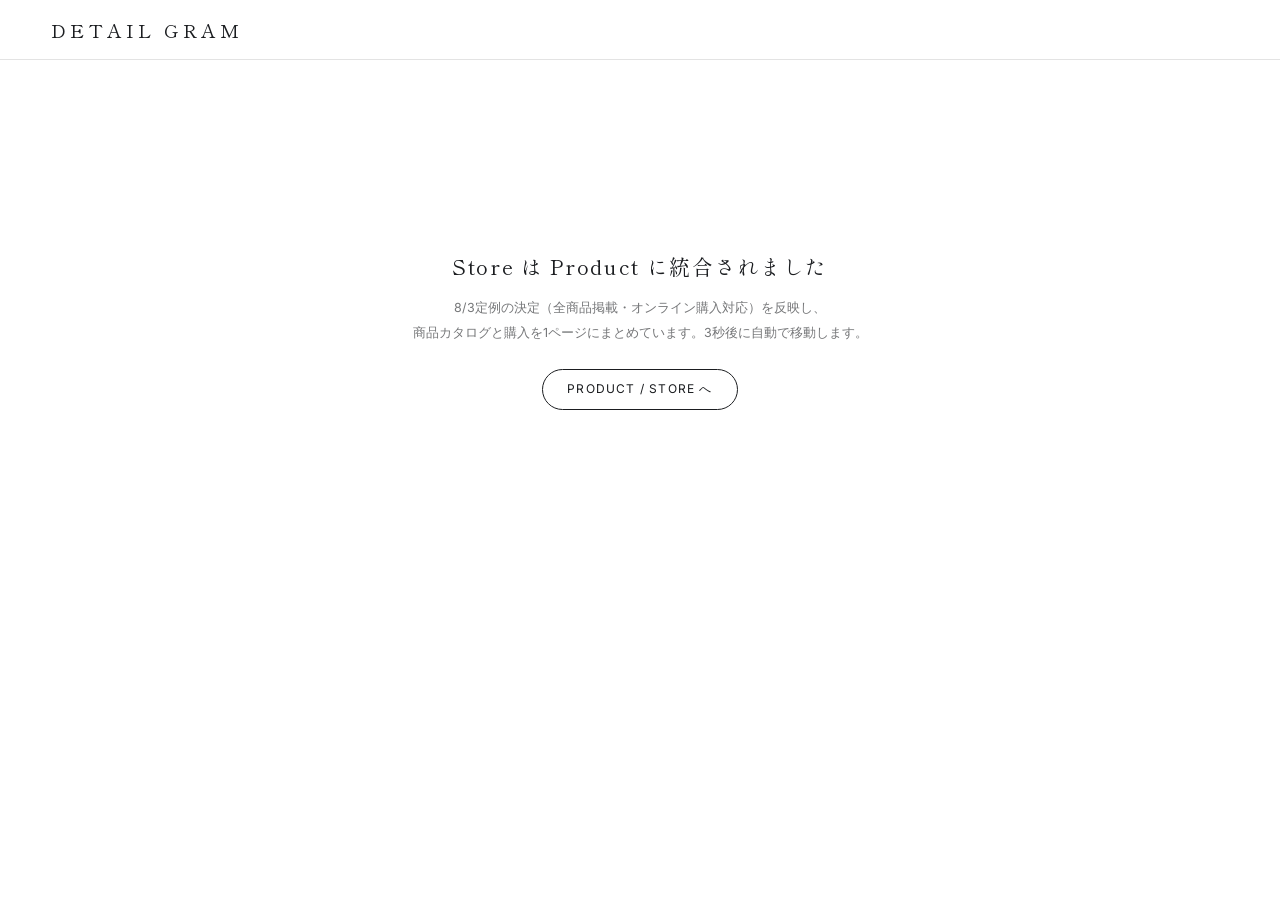
<file: store.html>
<!DOCTYPE html>
<html lang="ja">
<head>
<meta charset="utf-8">
<meta name="viewport" content="width=device-width, initial-scale=1">
<meta name="robots" content="noindex,nofollow">
<meta http-equiv="refresh" content="3; url=product.html">
<title>Store ｜ DETAIL GRAM（Productへ統合されました）</title>
<link href="https://fonts.googleapis.com/css2?family=Shippori+Mincho:wght@500;600&family=Inter:wght@300;400;500;700&display=swap" rel="stylesheet">
<link rel="stylesheet" href="assets/dg-base.css">
<link rel="stylesheet" href="assets/dg-sub.css">
</head>
<body>
<header class="dg-header">
  <a class="dg-logo" href="final.html">DETAIL GRAM</a>
</header>
<section class="dg-section" style="min-height:60vh; display:flex; align-items:center; justify-content:center; text-align:center">
  <div>
    <p style="font-family:var(--serif); font-size:1.3rem; letter-spacing:.08em; margin:0 0 14px">Store は Product に統合されました</p>
    <p style="font-size:12.5px; opacity:.6; line-height:2; margin:0 0 24px">8/3定例の決定（全商品掲載・オンライン購入対応）を反映し、<br>商品カタログと購入を1ページにまとめています。3秒後に自動で移動します。</p>
    <a class="btn r-pill" href="product.html">PRODUCT / STORE へ</a>
  </div>
</section>
</body>
</html>
</file>
<file: assets/br-kit.css>
/* ================================================================
   br-kit.css ｜ web-design-master 表現技法キット v0.2
   2026-07-10 [うぇぶこ] ｜ 発注: handoff/KICKOFF_technique_catalog_20260710.md
   v0.2: 13-18追加（glass/grain/sheen/tilt/chars/ondark・PRISM KIT観測の自庫化
         =trends_log_202607 2026-07-10・コード未閲覧の完全自前実装）
   台帳: technique/catalog.md ／ 実演: technique/catalog.html
   契約: 依存ゼロ（純CSS/vanilla）・reduced-motionで全停止・1技は最小実装
   呼び出し: data-br="技名"（JS連動技）／ .br-技名（純CSS技）
   ================================================================ */

/* ---- 安全弁① reduced-motion 一括停止（全技共通・最上部で宣言） ---- */
@media (prefers-reduced-motion: reduce) {
  [data-br], [data-br] > * {
    animation: none !important;
    transition: none !important;
    opacity: 1 !important;
    transform: none !important;
    clip-path: none !important;
  }
  [data-br="ink-fill"] { background-position: 0 0 !important; }
  .br-scroll-drive-bar, .br-scroll-drive-view { animation: none !important; }
  .br-scroll-drive-bar { display: none; }
  .br-cinema > .br-cinema-scene, .br-cinema > img { animation: none !important; }
  .br-char { opacity: 1 !important; transform: none !important; transition: none !important; }
  .br-sheen::after { display: none; }
  [data-br="tilt"] { transform: none !important; }
}
/* ---- 安全弁② no-JSフォールバック：初期非表示は .br-js（kit.jsが付与）配下のみ ---- */

/* ================================================================
   01 br-reveal ｜ スクロールで下から24pxフェードイン（一度だけ）
   出典: notes.md 2026-05-09（LEP・クロードデザイン分析より自庫化） */
.br-js [data-br="reveal"] {
  opacity: 0;
  transform: translateY(24px);
  transition: opacity .8s ease, transform .8s ease;
}
[data-br="reveal"].is-in { opacity: 1; transform: none; }

/* ================================================================
   02 br-eyebrow ｜ 番号付きeyebrow（01 — Vision）CSSカウンタで自動連番
   親に .br-eyebrow-group（counter-reset）・各ラベルに .br-eyebrow
   出典: notes.md 2026-05-09（ナンバリングeyebrow） */
.br-eyebrow-group { counter-reset: br-eyebrow; }
.br-eyebrow {
  counter-increment: br-eyebrow;
  font-size: .72rem;
  font-weight: 500;
  letter-spacing: .25em;
  text-transform: uppercase;
  color: var(--br-eyebrow-ink, #8a94a0);
}
.br-eyebrow::before { content: counter(br-eyebrow, decimal-leading-zero) " — "; }

/* ================================================================
   03 br-newsrow ｜ 日付/カテゴリ/タイトル/矢印の構造化ニュース行
   出典: notes.md 2026-05-09（ニュース行コンポーネント） */
.br-newsrow {
  display: grid;
  grid-template-columns: 6.5em auto 1fr auto;
  gap: 1.2em;
  align-items: baseline;
  padding: 1.05em .2em;
  border-bottom: 1px solid var(--br-rule, #e2e6ea);
  text-decoration: none;
  color: inherit;
}
.br-newsrow .br-date { font-size: .82em; color: #8a94a0; font-variant-numeric: tabular-nums; }
.br-newsrow .br-cat {
  font-size: .68em; letter-spacing: .08em;
  border: 1px solid currentColor; border-radius: 999px;
  padding: .25em .95em; justify-self: start;
  color: var(--br-cat-ink, #43678c);
}
.br-newsrow .br-arrow { color: #b0b8c0; transition: transform .3s ease; }
.br-newsrow:hover .br-arrow { transform: translateX(6px); }
@media (max-width: 640px) {
  .br-newsrow { grid-template-columns: auto auto 1fr; }
  .br-newsrow .br-title { grid-column: 1 / -1; }
}

/* ================================================================
   04 br-lift ｜ カードhover浮き（translateY -3px + shadow・-5px以上は大げさ）
   出典: notes.md 2026-05-29（ほじょナビ一覧ページ） */
.br-lift { transition: transform .25s ease, box-shadow .25s ease; }
.br-lift:hover { transform: translateY(-3px); box-shadow: 0 10px 24px rgba(0, 0, 0, .12); }

/* ================================================================
   05 br-ink-fill ｜ 視界に入ると文字に色が満ちる（background-clip:text）
   出典: MDN background-clip https://developer.mozilla.org/en-US/docs/Web/CSS/background-clip */
.br-js [data-br="ink-fill"] {
  background: linear-gradient(90deg, var(--br-ink, #1c2530) 50%, var(--br-ink-base, #ccd3d9) 50%)
              100% 0 / 200.5% 100% no-repeat;
  -webkit-background-clip: text;
  background-clip: text;
  color: transparent;
  transition: background-position 1.4s cubic-bezier(.22, .61, .36, 1);
}
[data-br="ink-fill"].is-in { background-position: 0 0; }

/* ================================================================
   06 br-unmask ｜ マスク開きで現れる（clip-path inset遷移）
   既定=左→右。data-br-axis="y" で下→上。
   出典: MDN clip-path https://developer.mozilla.org/en-US/docs/Web/CSS/clip-path */
.br-js [data-br="unmask"] {
  clip-path: inset(0 100% 0 0);
  transition: clip-path .9s cubic-bezier(.22, .61, .36, 1);
}
.br-js [data-br="unmask"][data-br-axis="y"] { clip-path: inset(100% 0 0 0); }
/* is-inはmodifier変種より必ず後置＋同等以上の詳細度にする（axis変種に負けない） */
.br-js [data-br="unmask"].is-in,
[data-br="unmask"].is-in { clip-path: inset(0 0 0 0) !important; }

/* ================================================================
   07 br-scroll-drive ｜ スクロール連動アニメ（animation-timeline: scroll()/view()）
   対応: Chrome/Edge 115+・Firefox 155+・Safari 26+（caniuse 2026-07時点 約84%）
   非対応ブラウザ: @supportsで無効＝バーは非表示・view要素は普通に表示（安全degrade）
   出典: MDN https://developer.mozilla.org/en-US/docs/Web/CSS/CSS_scroll-driven_animations */
.br-scroll-drive-bar {
  position: fixed; top: 0; left: 0; z-index: 99;
  width: 100%; height: 3px;
  background: var(--br-accent, #c96a32);
  transform: scaleX(0); transform-origin: 0 50%;
}
@supports (animation-timeline: scroll()) {
  @keyframes br-grow-x { to { transform: scaleX(1); } }
  .br-scroll-drive-bar { animation: br-grow-x linear both; animation-timeline: scroll(root); }
  @keyframes br-view-in {
    from { opacity: .12; transform: translateY(30px) scale(.97); }
    to   { opacity: 1;  transform: none; }
  }
  .br-scroll-drive-view {
    animation: br-view-in linear both;
    animation-timeline: view();
    animation-range: entry 0% cover 40%;
  }
}

/* ================================================================
   08 br-sticky-story ｜ sticky区間でパネルが積み重なるスクロールテリング骨格（純CSS）
   各パネルが同じtopに貼り付き、次のパネルが上に被さっていく
   出典: MDN position(sticky) https://developer.mozilla.org/en-US/docs/Web/CSS/position */
.br-sticky-story { --br-panel-h: 78vh; }
.br-sticky-story .br-panel {
  position: sticky;
  top: calc((100vh - var(--br-panel-h)) / 2);
  min-height: var(--br-panel-h);
  display: grid; place-items: center;
  border-radius: 14px; overflow: hidden;
}
.br-sticky-story .br-panel + .br-panel { margin-top: 4vh; }

/* ================================================================
   09 br-fluid-type ｜ clamp()流体タイポ（vw連動・上下限付き）
   カスタム変数で下限/傾き/上限を案件ごとに調整
   出典: MDN clamp https://developer.mozilla.org/en-US/docs/Web/CSS/clamp */
.br-fluid-type {
  font-size: clamp(var(--br-fluid-min, 1.2rem),
                   calc(var(--br-fluid-base, .9rem) + var(--br-fluid-slope, 2.6vw)),
                   var(--br-fluid-max, 3.4rem));
  line-height: 1.25;
}

/* ================================================================
   10 br-cinema ｜ フルワイド21:9レターボックス＋ゆっくりズーム
   中身は img でも .br-cinema-scene（CSS背景）でも可
   出典: 一般技法（transform scale＋overflow）＋notes.md画像比率ルール(21:9=シネマティック) */
.br-cinema { position: relative; overflow: hidden; aspect-ratio: 21 / 9; background: #000; }
.br-cinema::before, .br-cinema::after {
  content: ""; position: absolute; left: 0; right: 0;
  height: 7%; background: #000; z-index: 2;
}
.br-cinema::before { top: 0; }
.br-cinema::after { bottom: 0; }
.br-cinema > .br-cinema-scene, .br-cinema > img {
  position: absolute; inset: 0; width: 100%; height: 100%;
  object-fit: cover;
  animation: br-cinema-zoom 16s ease-in-out infinite alternate;
}
@keyframes br-cinema-zoom { from { transform: scale(1); } to { transform: scale(1.08); } }

/* ================================================================
   11 br-stagger ｜ 子要素の時間差リビール（delayはkit.jsが子に自動付与）
   data-br-step="0.12" で間隔調整（既定0.09s）
   出典: 一般技法（transition-delayカスケード）MDN transition-delay */
.br-js [data-br="stagger"] > * {
  opacity: 0;
  transform: translateY(18px);
  transition: opacity .6s ease, transform .6s ease;
}
[data-br="stagger"].is-in > * { opacity: 1; transform: none; }

/* ================================================================
   12 br-counter ｜ 数値カウントアップ（実装はbr-kit.js・CSSは桁揺れ防止のみ） */
.br-js [data-br="counter"] { font-variant-numeric: tabular-nums; }

/* ================================================================
   13 br-glass ｜ すりガラス3段濁度（グラスモーフィズム・純CSS）
   data-br-glass="light|media|dark"（既定=light相当）。背後に色/映像があるほど効く
   出典: 一般技法（backdrop-filter）＋PRISM KIT観測（trends_log 2026-07-10・自前実装） */
.br-glass {
  --br-glass-bg: rgba(255, 255, 255, .34);
  background: var(--br-glass-bg);
  -webkit-backdrop-filter: blur(22px) saturate(1.15);
  backdrop-filter: blur(22px) saturate(1.15);
  border: 1px solid rgba(255, 255, 255, .45);
  border-radius: 16px;
  box-shadow: 0 18px 44px rgba(20, 30, 45, .10);
}
.br-glass[data-br-glass="media"] { --br-glass-bg: rgba(255, 255, 255, .17); }
.br-glass[data-br-glass="dark"] {
  --br-glass-bg: rgba(16, 22, 30, .40);
  border-color: rgba(255, 255, 255, .14);
  color: #f2f4f6;
}
/* 安全劣化: backdrop-filter非対応はほぼ不透明で可読性を守る */
@supports not ((backdrop-filter: blur(1px)) or (-webkit-backdrop-filter: blur(1px))) {
  .br-glass { background: rgba(255, 255, 255, .93); }
  .br-glass[data-br-glass="dark"] { background: rgba(16, 22, 30, .94); }
}

/* ================================================================
   14 br-grain ｜ 極薄フィルムグレイン常駐レイヤー（純CSS・SVGノイズdata URI）
   body直下に <div class="br-grain" aria-hidden="true"></div> 1枚。
   data-br-local を付けると親要素スコープ（親にposition:relative）
   出典: 一般技法（feTurbulence）＋PRISM KIT観測（trends_log 2026-07-10・自前実装） */
.br-grain {
  position: fixed; inset: 0; z-index: 98;
  pointer-events: none;
  opacity: var(--br-grain-opacity, .05);
  mix-blend-mode: multiply;
  background-image: url("data:image/svg+xml,%3Csvg xmlns='http://www.w3.org/2000/svg' width='260' height='260'%3E%3Cfilter id='n'%3E%3CfeTurbulence type='fractalNoise' baseFrequency='0.9' numOctaves='2' stitchTiles='stitch'/%3E%3C/filter%3E%3Crect width='100%25' height='100%25' filter='url(%23n)'/%3E%3C/svg%3E");
  background-size: 260px 260px;
}
.br-grain[data-br-local] { position: absolute; z-index: 3; }

/* ================================================================
   15 br-sheen ｜ hoverで斜めの光が一瞬走る（純CSS）
   出典: 一般技法（gradient sweep）＋PRISM KIT観測（trends_log 2026-07-10・自前実装） */
.br-sheen { position: relative; overflow: hidden; }
.br-sheen::after {
  content: ""; position: absolute; top: -60%; bottom: -60%; left: 0; width: 34%;
  background: linear-gradient(105deg, transparent 0%, rgba(255, 255, 255, .5) 50%, transparent 100%);
  transform: translateX(-160%) rotate(8deg);
  opacity: 0; pointer-events: none;
}
.br-sheen:hover::after {
  opacity: 1;
  transform: translateX(460%) rotate(8deg);
  transition: transform .85s ease;
}

/* ================================================================
   16 br-tilt ｜ ポインタ追従の微チルト（JS駆動・rAF指数追従）
   pointer:fineのみ発動（タッチ端末は静止）・reduced-motionで停止＝kit.js側で分岐
   出典: 一般技法（perspective+rAF lerp）＋PRISM KIT観測（trends_log 2026-07-10・自前実装） */
[data-br="tilt"] { will-change: transform; }

/* ================================================================
   17 br-chars ｜ 見出しの文字分割リビール（1字ずつ時差で浮かぶ）
   テキストのみの要素に使う（子要素があると分割対象外）。分割はkit.jsが実行
   出典: 一般技法（span分割+delayカスケード）＋PRISM KIT観測（trends_log 2026-07-10・自前実装） */
.br-js [data-br="chars"] .br-char {
  display: inline-block;
  opacity: 0;
  transform: translateY(.55em);
  transition: opacity .55s ease, transform .55s ease;
}
[data-br="chars"].is-in .br-char { opacity: 1; transform: none; }

/* ================================================================
   18 br-ondark ｜ 章単位ダーク反転（data-br-dark章が画面中央帯に入ると
   bodyに .br-on-dark が立つ→ページ側はCSS変数を反転させる契約。検知はkit.js）
   kitはクラスの上げ下げと滑らかな色遷移だけ提供・何を反転させるかはページの変数設計
   出典: 一般技法（IO+クラス切替）＋PRISM KIT観測（trends_log 2026-07-10・自前実装） */
.br-ondark-sync { transition: background-color .6s ease, color .6s ease, border-color .6s ease; }
</file>
<file: assets/dg-base.css>
/* ============================================================
   DETAIL GRAM ｜ モック共通スタイル（A案 / B案 共用ベース）
   2026-07-13 [ディテールち]
   前提: Horizon = スキーマ方式（テーマ非破壊）
        → セクション単位で分割。各 .dg-section が
          将来 detailgram-{page}-{section}.liquid 1本に対応する。
   規範: 初期提案にクリーム/生成り系を使わない（notes 2026-07-10 ボスGO）
   ============================================================ */

/* ---- セクション境界（＝Liquid 1本の単位。monolith厳禁の可視化） ---- */
.dg-section { position: relative; }

/* ---- リセット ---- */
*, *::before, *::after { box-sizing: border-box; }
body { margin: 0; }
img { max-width: 100%; display: block; }
a { color: inherit; text-decoration: none; }
ul { list-style: none; margin: 0; padding: 0; }

/* ---- 共通レイアウト ---- */
.dg-wrap { width: min(1200px, 92vw); margin-inline: auto; }
.dg-narrow { width: min(760px, 90vw); margin-inline: auto; }

/* ---- セクション見出し（声量の強弱: 900はヒーローのみ / 見出しは600-700） ---- */
.dg-h2 { font-weight: 700; line-height: 1.3; margin: 0; }
.dg-lead { line-height: 1.9; opacity: .78; }

/* ---- 角丸は要素の性質ごとに変える（全要素同値の禁止・ズボラップ知見） ---- */
.r-frame { border-radius: 2px; }   /* 製品＝硬質 */
.r-card  { border-radius: 10px; }  /* 情報カード＝柔らかい */
.r-pill  { border-radius: 999px; } /* ボタン */

/* ---- アクセシビリティ ---- */
.visually-hidden {
  position: absolute; width: 1px; height: 1px; padding: 0; margin: -1px;
  overflow: hidden; clip: rect(0 0 0 0); white-space: nowrap; border: 0;
}
:focus-visible { outline: 2px solid currentColor; outline-offset: 3px; }
</file>
<file: assets/dg-sub.css>
/* ============================================================
   DETAIL GRAM ｜ 下層ページ共通スタイル（黒基調＝確定版トップ準拠）
   2026-08-01 [ディテールこ]
   前提: Horizon = スキーマ方式（テーマ非破壊）
        → 各 .dg-section が detailgram-{page}-{section}.liquid 1本に対応
   規範: クリーム/生成り禁止・weight900はヒーローのみ・角丸は性質別
   ============================================================ */

:root{
  --ink:#ffffff; --ink-2:#f5f5f5; --paper:#1b1d20; --paper-dim:#5c6066;
  --line:#e3e3e3; --accent:#8a6d2f; /* 真鍮（白地用に濃く） */
  --sans:'Inter',system-ui,'Hiragino Kaku Gothic ProN','Yu Gothic',sans-serif;
  --serif:'Shippori Mincho','Hiragino Mincho ProN',serif;
}
body{ background:var(--ink); color:var(--paper); font-family:var(--sans); }

/* ---- ヘッダー（Horizon: header-group は触らない前提。見た目確認用） ---- */
.dg-header{ position:sticky; top:0; z-index:50; display:flex; align-items:center; gap:28px;
  padding:16px 4vw; border-bottom:1px solid var(--line); background:rgba(255,255,255,.85); backdrop-filter:blur(14px); }
.dg-logo{ font-family:var(--serif); font-size:19px; letter-spacing:.22em; }
.dg-nav{ display:flex; gap:22px; margin-left:auto; font-size:12.5px; letter-spacing:.08em; }
.dg-nav a{ opacity:.72 } .dg-nav a:hover{ opacity:1 }
.dg-nav .is-store{ opacity:1; border:1px solid var(--line); padding:6px 14px; }
.dg-nav .is-current{ opacity:1; color:var(--accent) }

/* ---- 下層ページヘッダー（薄い帯ヒーロー） ---- */
.page-head{ position:relative; border-bottom:1px solid var(--line); overflow:hidden }
.page-head .bg{ position:absolute; inset:0; }
.page-head .bg img{ width:100%; height:100%; object-fit:cover; opacity:.34; filter:grayscale(.25) }
.page-head .bg::after{ content:""; position:absolute; inset:0;
  background:linear-gradient(180deg, rgba(14,15,17,.4), rgba(14,15,17,.92)) }
.page-head .in{ position:relative; padding:92px 0 56px }
.page-head .crumb{ font-size:11px; letter-spacing:.2em; color:var(--accent); }
.page-head h1{ font-family:var(--serif); font-weight:500; margin:14px 0 10px;
  font-size:clamp(1.6rem,1rem+1.8vw,2.5rem); letter-spacing:.08em; }
.page-head .lead{ margin:0; font-size:13.5px; line-height:2; opacity:.7; max-width:40em }
.page-head .in{ color:#ece9e4 }
.page-head .crumb{ color:#c8b273 }

/* ---- セクション共通 ---- */
.sec{ padding:88px 0 }
.sec-head{ display:flex; align-items:baseline; gap:16px; margin-bottom:40px }
.sec-head .no{ font-family:var(--serif); color:var(--accent); font-size:13px; letter-spacing:.2em }
.sec-head h2{ font-family:var(--serif); font-weight:500; font-size:clamp(1.3rem,.9rem+1.1vw,2rem); letter-spacing:.08em; margin:0 }
.sec-head .en{ margin-left:auto; font-size:11px; letter-spacing:.22em; opacity:.4 }

/* ---- ボタン ---- */
.btn{ display:inline-block; border:1px solid var(--paper); padding:11px 24px; font-size:12px; letter-spacing:.1em }
.btn:hover{ background:var(--paper); color:var(--ink) }
.btn.gold{ border-color:var(--accent); color:var(--accent) }
.btn.gold:hover{ background:var(--accent); color:var(--ink) }

/* ---- 汎用2カラム帯 ---- */
.two{ display:grid; grid-template-columns:1fr 1fr; gap:1px; background:var(--line) }
.two > div{ background:var(--ink); padding:52px 40px }
.two h3{ font-family:var(--serif); font-weight:500; font-size:1.25rem; margin:0 0 12px }
.two p{ font-size:13px; line-height:2; opacity:.65; margin:0 0 18px }

/* ---- 注記（ダミー明示） ---- */
.dg-note{ margin-top:18px; padding:12px 14px; border:1px solid var(--line);
  font-size:11px; line-height:1.9; opacity:.72 }
.dg-note b{ color:var(--accent); font-weight:500 }

/* ---- フッター ---- */
.dg-footer{ border-top:1px solid var(--line); padding:56px 4vw 34px; font-size:12px }
.f-top{ display:flex; gap:40px; flex-wrap:wrap; margin-bottom:34px }
.f-top .b{ font-family:var(--serif); font-size:16px; letter-spacing:.2em; margin-right:auto }
.f-top a{ opacity:.62 } .f-top a:hover{ opacity:1 }
.f-bot{ display:flex; justify-content:space-between; opacity:.35; font-size:11px }

@media(max-width:900px){
  .dg-nav{ display:none }
  .two{ grid-template-columns:1fr }
}

/* 白基調（2026-08-31確定）：粒子は白地で濁るため非表示 */
.br-grain{ display:none }
</file>
